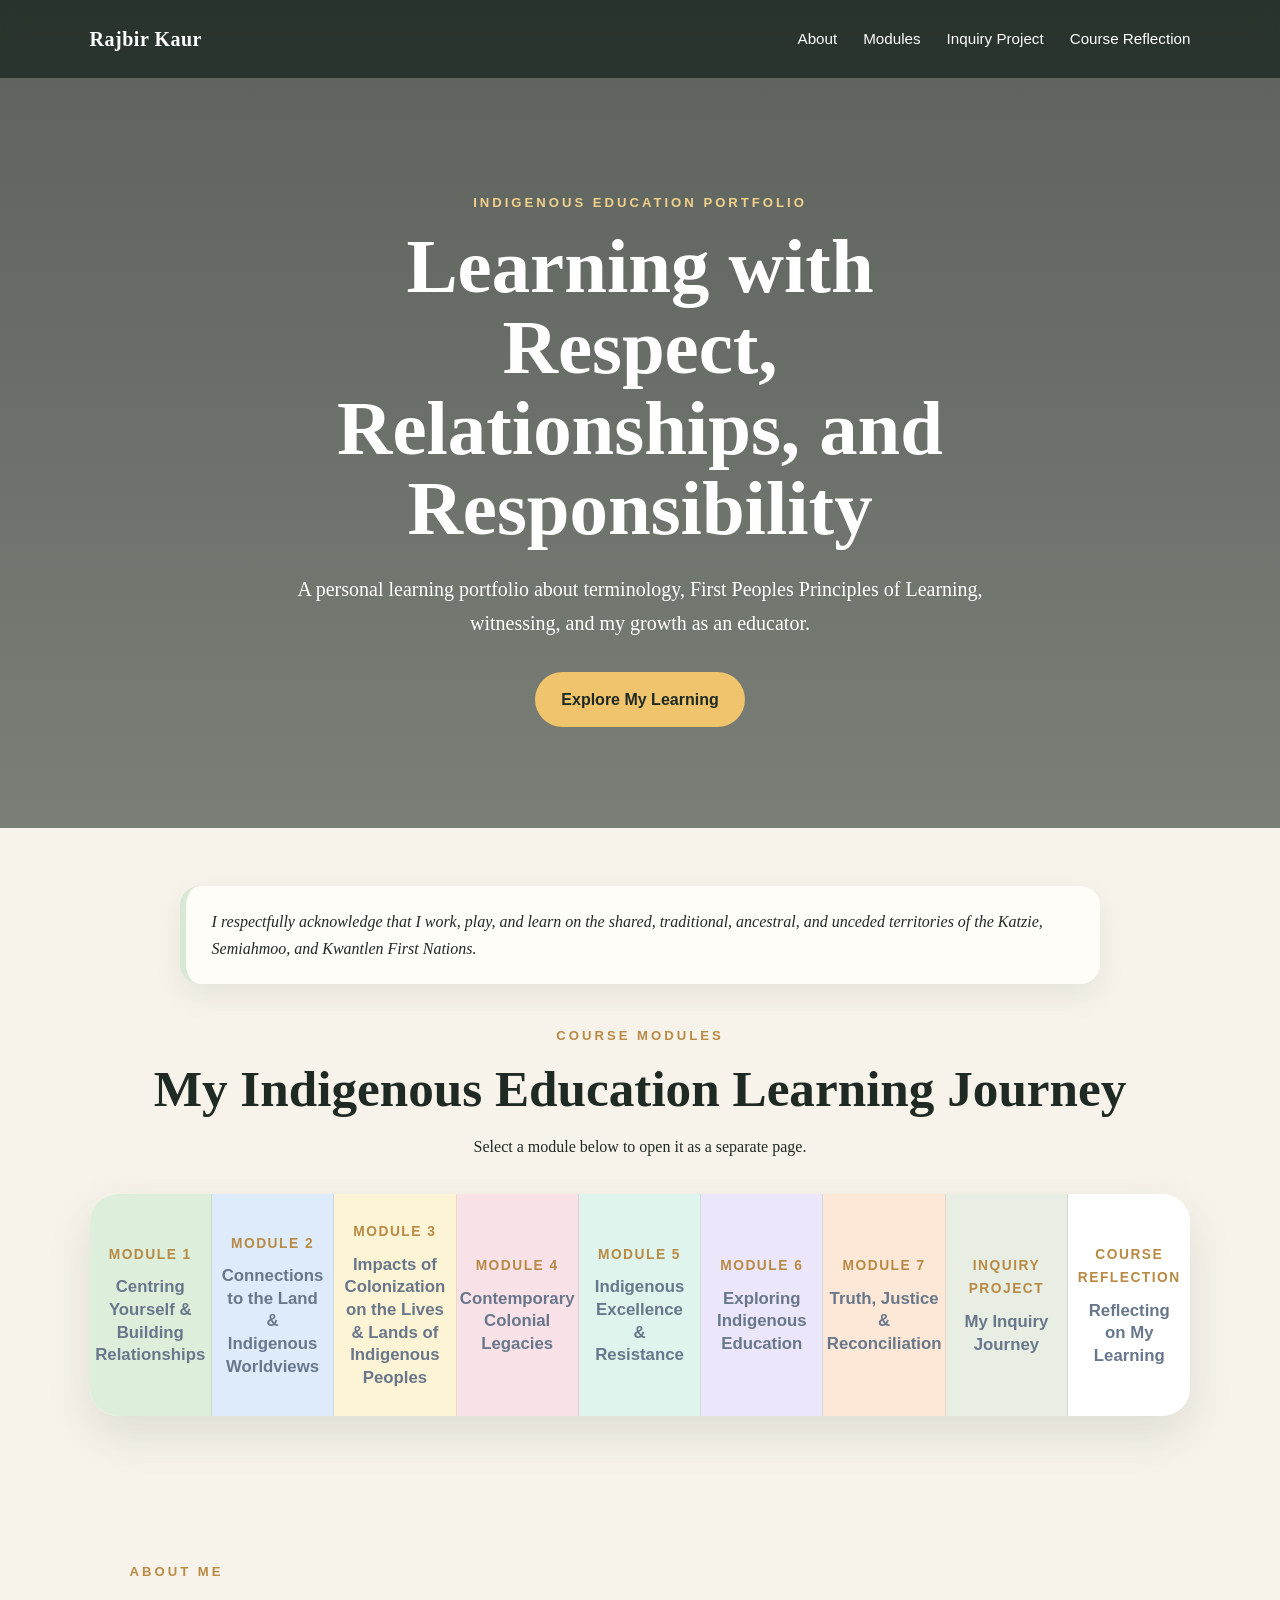
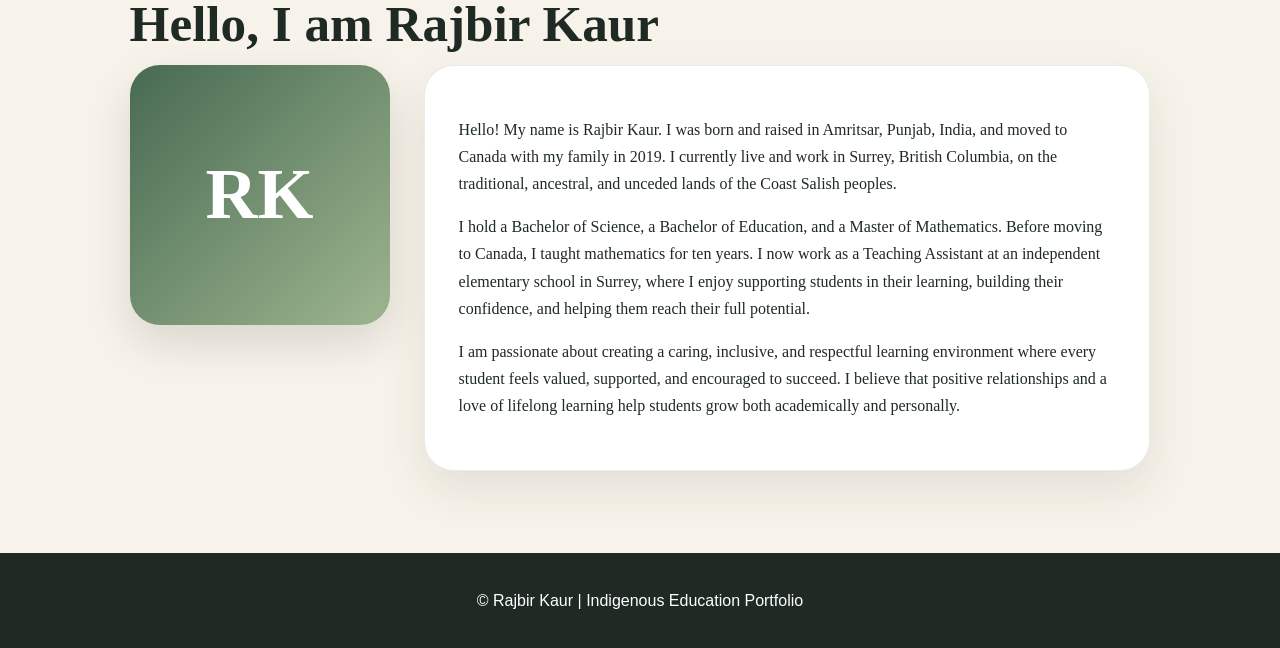
<file: index.html>
<!DOCTYPE html>

<html lang="en">
<head>
<meta charset="utf-8"/>
<meta content="width=device-width, initial-scale=1.0" name="viewport"/>
<title>Rajbir Kaur | Indigenous Education Portfolio</title>
<link href="style.css" rel="stylesheet"/>
</head>
<body>
<header class="hero" id="home">
<nav class="nav">
<a class="logo" href="index.html">Rajbir Kaur</a>
<div class="links">
<a href="index.html#about">About</a>
<a href="index.html#modules">Modules</a>
<a href="inquiry.html">Inquiry Project</a>
<a href="CourseReflection.html">Course Reflection</a>

</div>
</nav>
<div class="hero-content">
<p class="eyebrow">Indigenous Education Portfolio</p>
<h1>Learning with Respect, Relationships, and Responsibility</h1>
<p class="hero-text">A personal learning portfolio about terminology, First Peoples Principles of Learning, witnessing, and my growth as an educator.</p>
<a class="button" href="#modules">Explore My Learning</a>
</div>
</header>
<main>
<section class="land-acknowledgement">
<p>I respectfully acknowledge that I work, play, and learn on the shared, traditional, ancestral, and unceded territories of the Katzie, Semiahmoo, and Kwantlen First Nations.</p>
</section>
<section class="section module-dashboard" id="modules">
<div class="section-title center">
<p class="eyebrow">Course Modules</p>
<h2>My Indigenous Education Learning Journey</h2>
<p>Select a module below to open it as a separate page.</p>
</div>
<div class="module-grid">
<a class="module-tile module-1" href="module1.html">
<span>Module 1</span>
<strong>Centring Yourself &amp; Building Relationships</strong>
</a>
<a class="module-tile module-2" href="module2.html">
<span>Module 2</span>
<strong>Connections to the Land &amp; Indigenous Worldviews</strong>
</a>
<a class="module-tile module-3" href="module3.html">
<span>Module 3</span>
<strong>Impacts of Colonization on the Lives &amp; Lands of Indigenous Peoples</strong>
</a>
<a class="module-tile module-4" href="module4.html">
<span>Module 4</span>
<strong>Contemporary Colonial Legacies</strong>
</a>
<a class="module-tile module-5" href="module5.html">
<span>Module 5</span>
<strong>Indigenous Excellence &amp; Resistance</strong>
</a>
<a class="module-tile module-6" href="module6.html">
<span>Module 6</span>
<strong>Exploring Indigenous Education</strong>
</a>
<a class="module-tile module-7" href="module7.html">
<span>Module 7</span>
<strong>Truth, Justice &amp; Reconciliation</strong>
<a class="module-tile inquiry-tile" href="inquiry.html">
    <span>Inquiry Project</span>
    <strong>My Inquiry Journey</strong>
</a>
    <a class="module-tile reflection-tile" href="CourseReflection.html">
    <span>Course Reflection</span>
    <strong>Reflecting on My Learning</strong>
</a>
</div>
</section>
<section class="section about" id="about">
<div class="section-title">
<p class="eyebrow">About Me</p>
<h2>Hello, I am Rajbir Kaur</h2>
</div>
<div class="about-grid">
<div class="portrait">RK</div>
<div class="card">
<p>Hello! My name is Rajbir Kaur. I was born and raised in Amritsar, Punjab, India, and moved to Canada with my family in 2019. I currently live and work in Surrey, British Columbia, on the traditional, ancestral, and unceded lands of the Coast Salish peoples.</p>
<p>I hold a Bachelor of Science, a Bachelor of Education, and a Master of Mathematics. Before moving to Canada, I taught mathematics for ten years. I now work as a Teaching Assistant at an independent elementary school in Surrey, where I enjoy supporting students in their learning, building their confidence, and helping them reach their full potential.</p>
<p>I am passionate about creating a caring, inclusive, and respectful learning environment where every student feels valued, supported, and encouraged to succeed. I believe that positive relationships and a love of lifelong learning help students grow both academically and personally.</p>
</div>
</div>
</section>
</main>
<footer>© Rajbir Kaur | Indigenous Education Portfolio</footer>
</body>
</html>
</file>
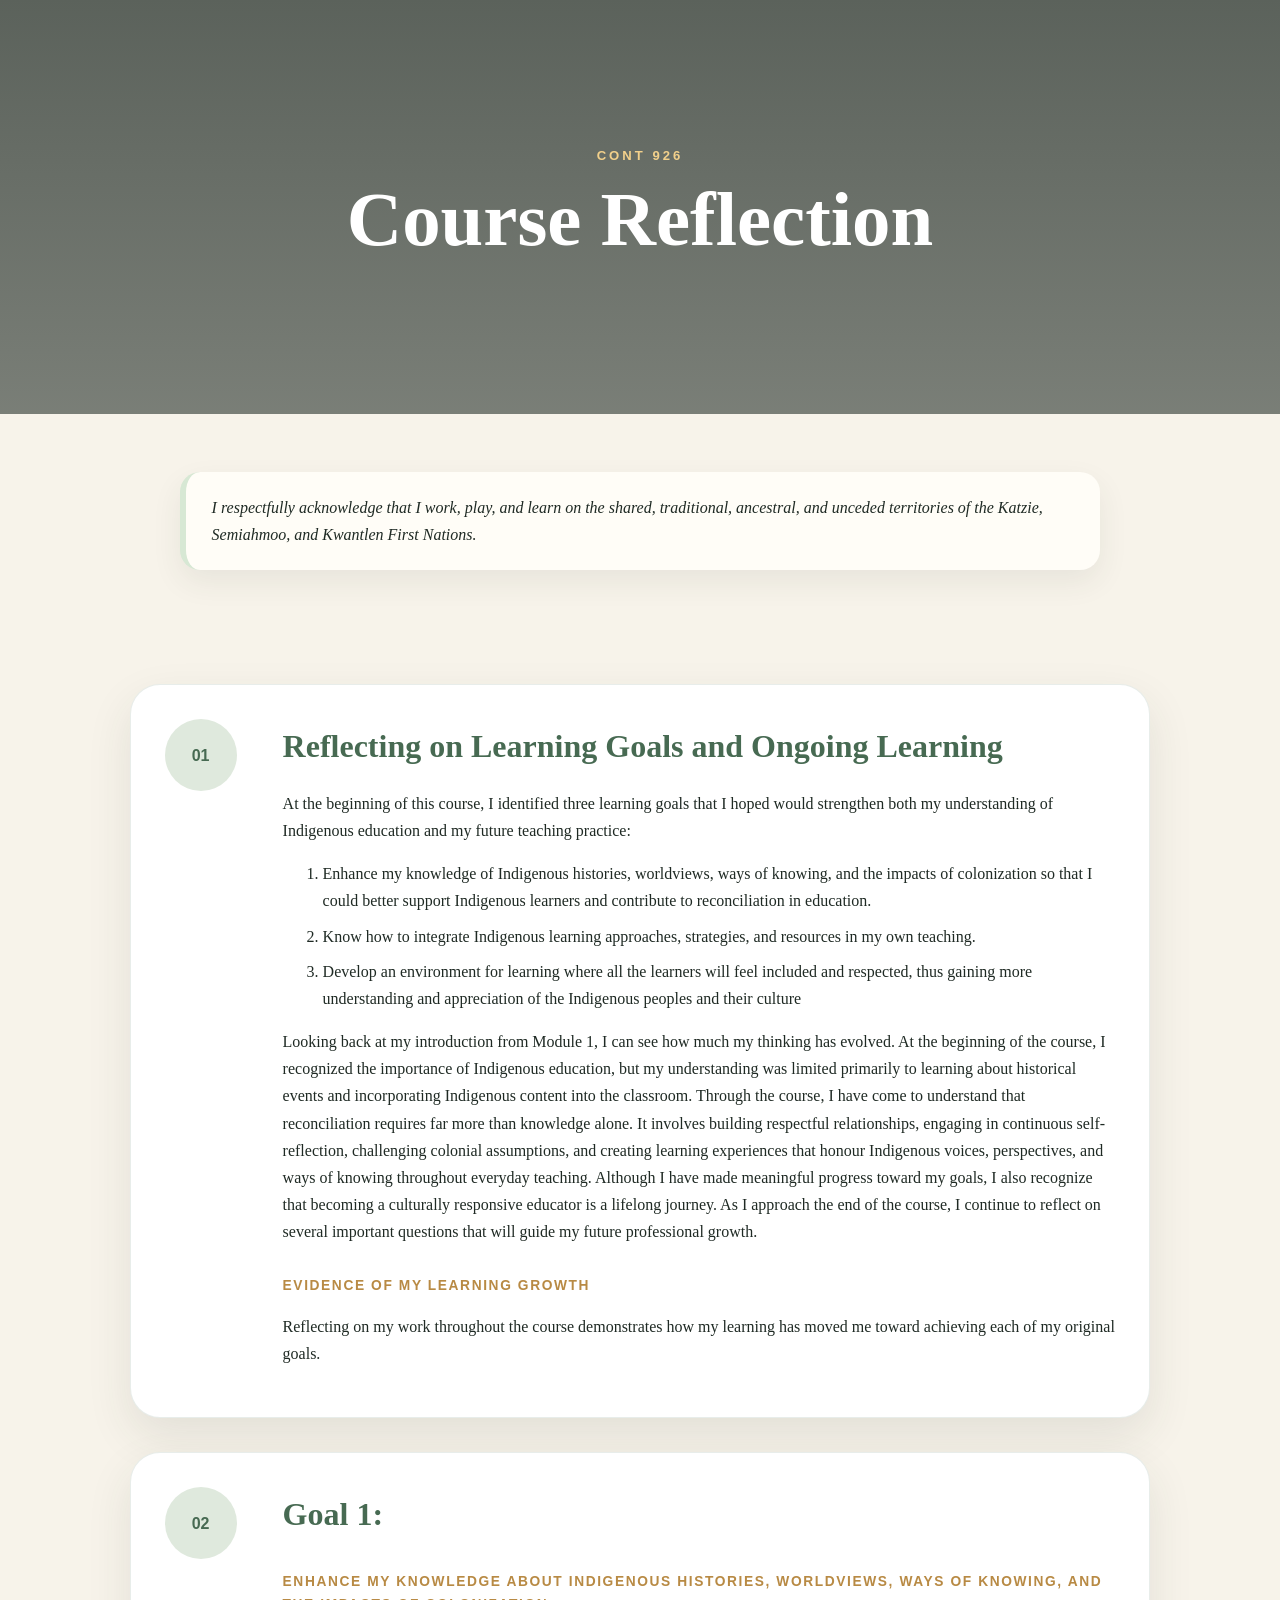
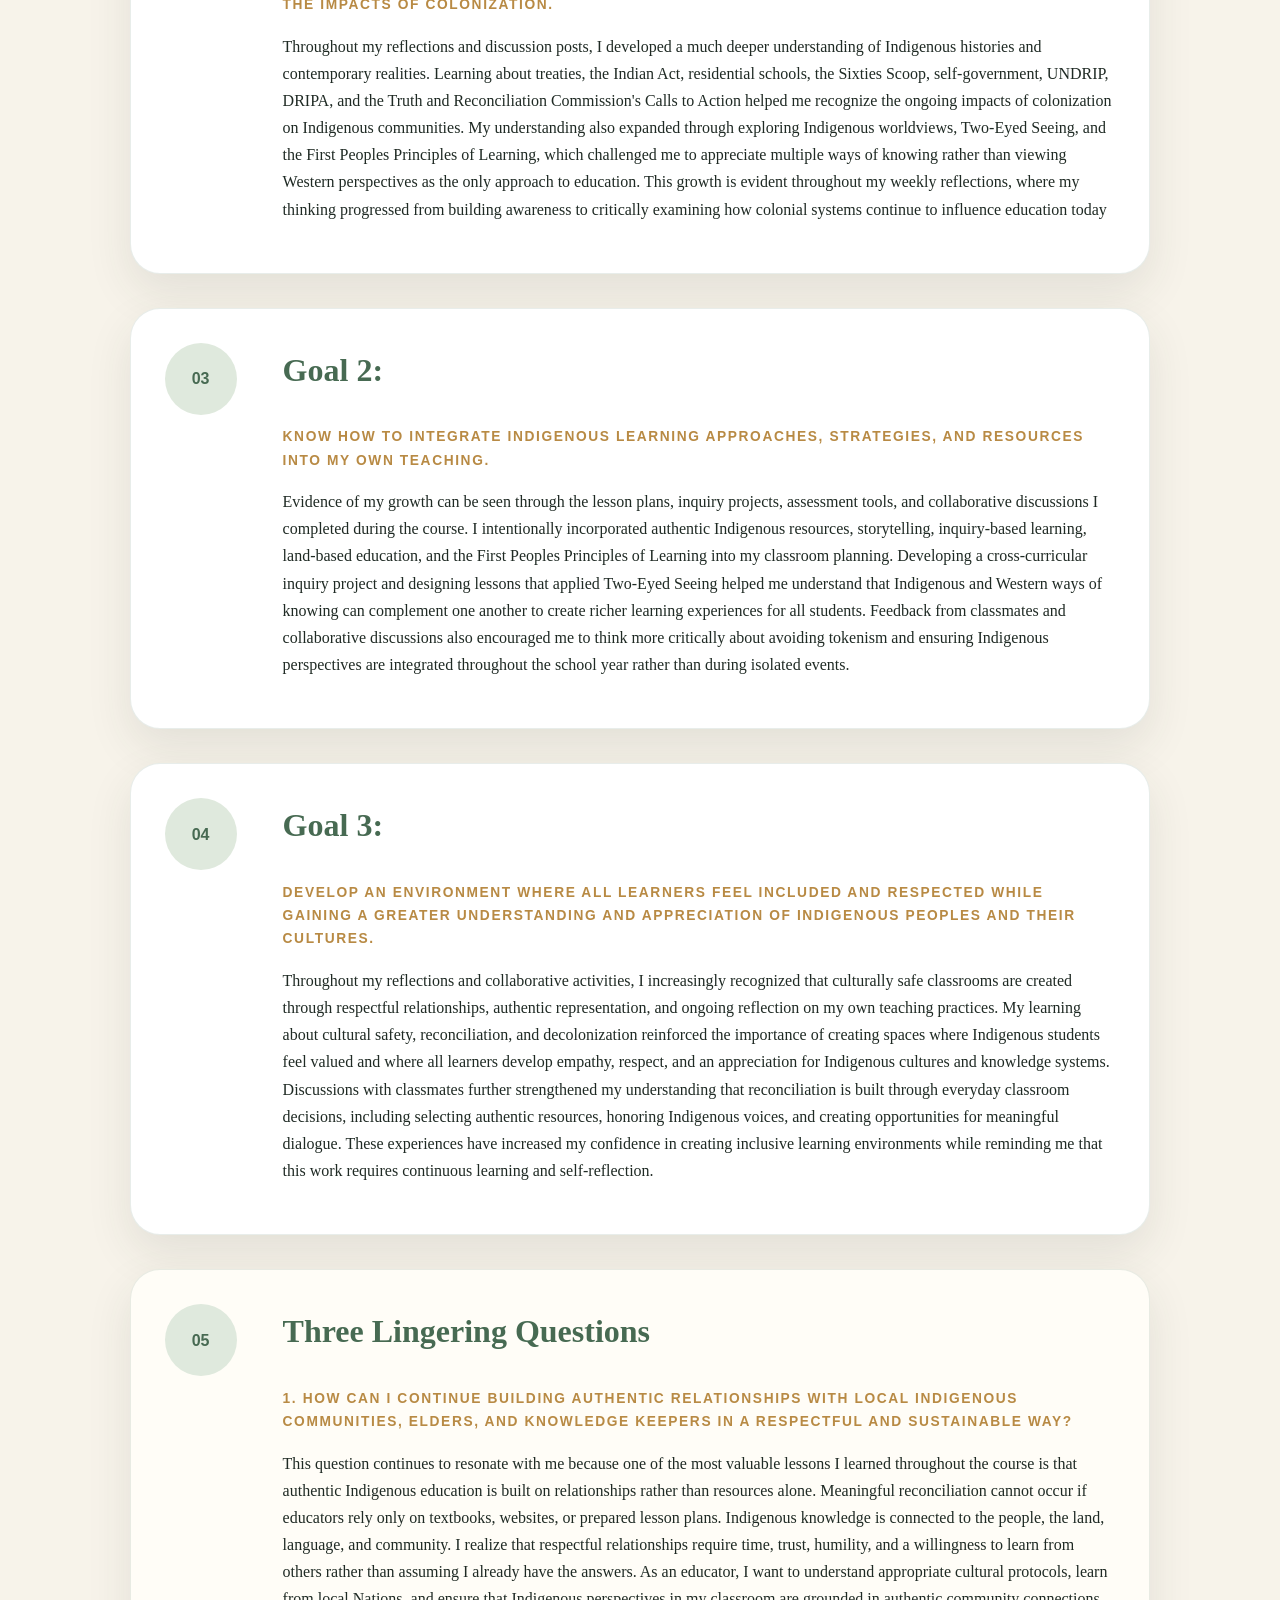
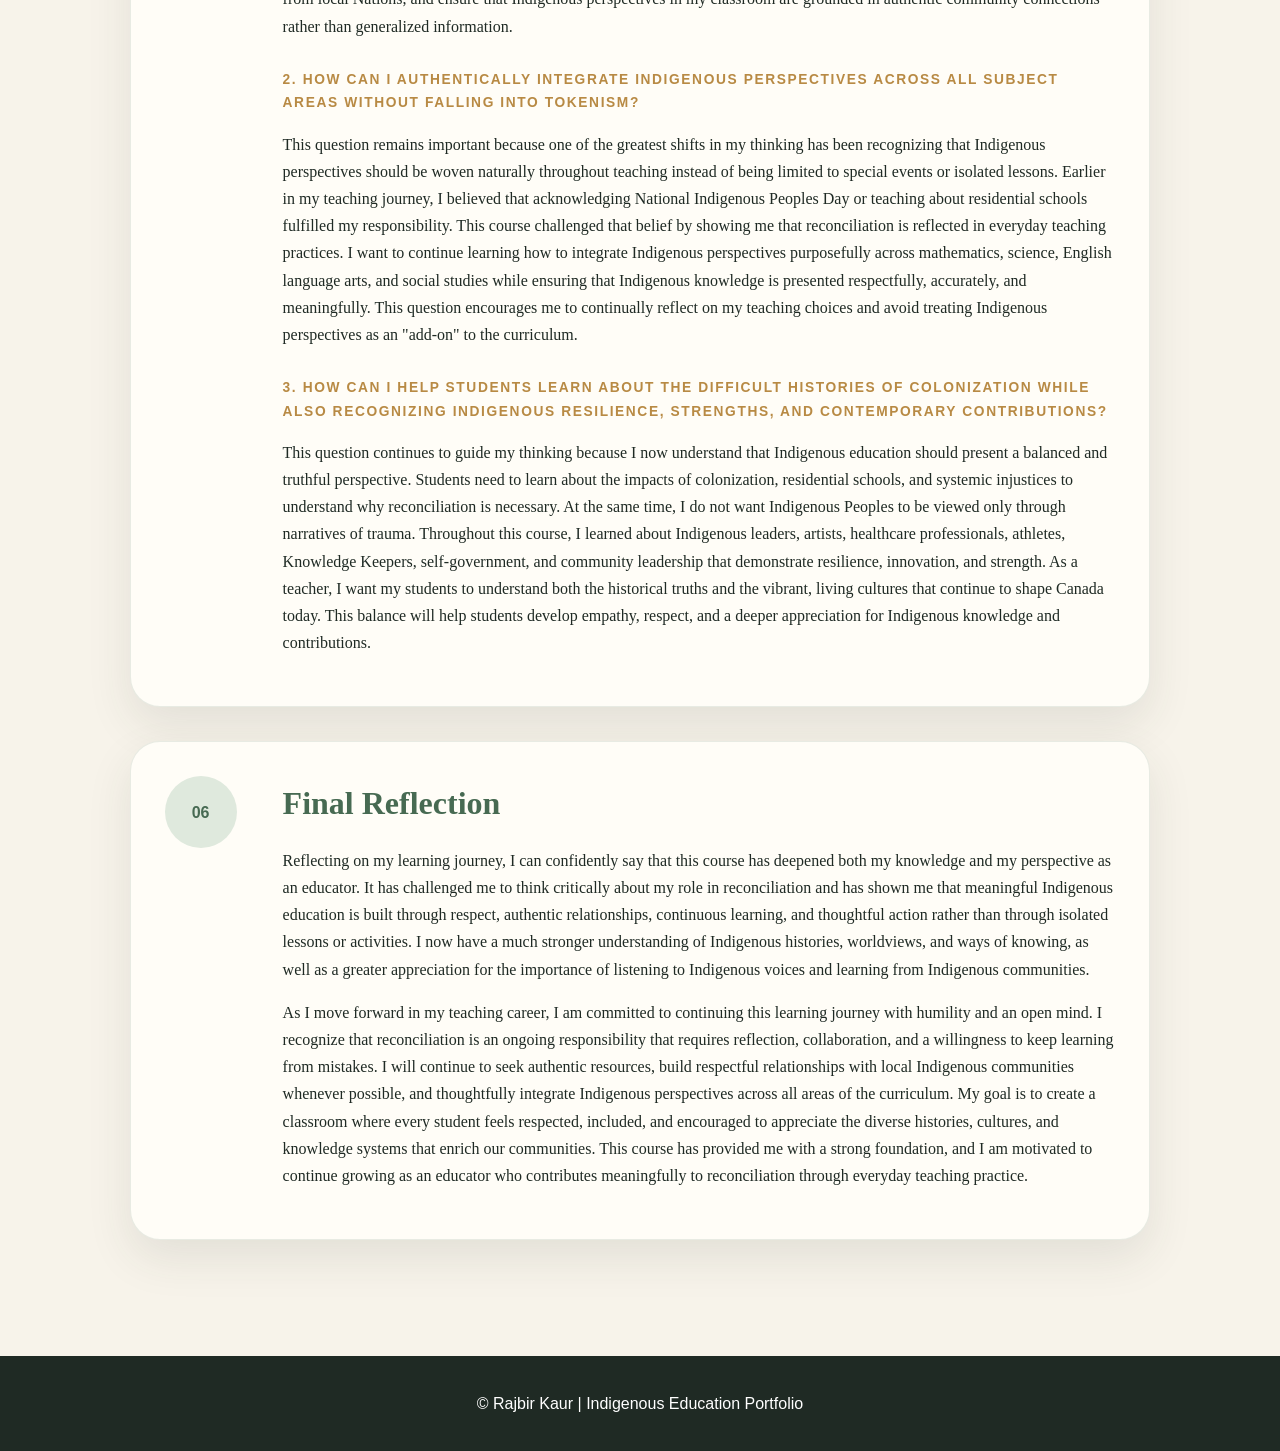
<file: CourseReflection.html>
<!DOCTYPE html>

<html lang="en">
<head>
<meta charset="utf-8"/>
<meta content="width=device-width, initial-scale=1.0" name="viewport"/>
<title>Course Reflecton</title>
<link href="style.css" rel="stylesheet"/>
</head>
<body>
<header class="hero page-hero">
 <div class="hero-content">
  <p class="eyebrow">CONT 926</p>
<h1>Course Reflection</h1>
</div>
</header>
<main>
<section class="land-acknowledgement">
<p>I respectfully acknowledge that I work, play, and learn on the shared, traditional, ancestral, and unceded territories of the Katzie, Semiahmoo, and Kwantlen First Nations.</p>
</section>
<section class="section module-page" id="module4">
<article class="learning-card">
<div class="number">01</div>
<div>
<h3>Reflecting on Learning Goals and Ongoing Learning</h3>
 <p>At the beginning of this course, I identified three learning goals that I hoped would strengthen both my understanding of Indigenous education and my future teaching practice:</p>
  <ol>
   <li>Enhance my knowledge of Indigenous histories, worldviews, ways of knowing, and the impacts of colonization so that I could better support Indigenous learners and contribute to reconciliation in education.</li>
   <li>Know how to integrate Indigenous learning approaches, strategies, and resources in my own teaching.</li>
   <li>Develop an environment for learning where all the learners will feel included and respected, thus gaining more understanding and appreciation of the Indigenous peoples and their culture</li>
  </ol>
 <p>Looking back at my introduction from Module 1, I can see how much my thinking has evolved. At the beginning of the course, I recognized the importance of Indigenous education, but my understanding was limited primarily to learning about historical events and incorporating Indigenous content into the classroom. Through the course, I have come to understand that reconciliation requires far more than knowledge alone. It involves building respectful relationships, engaging in continuous self-reflection, challenging colonial assumptions, and creating learning experiences that honour Indigenous voices, perspectives, and ways of knowing throughout everyday teaching. Although I have made meaningful progress toward my goals, I also recognize that becoming a culturally responsive educator is a lifelong journey. As I approach the end of the course, I continue to reflect on several important questions that will guide my future professional growth.</p>
<h4>Evidence of My Learning Growth</h4>
  <p>Reflecting on my work throughout the course demonstrates how my learning has moved me toward achieving each of my original goals.</p>
</div>
</article>
<article class="learning-card">
<div class="number">02</div>
<div>
<h3>Goal 1:</h3>
 <h4>Enhance my knowledge about Indigenous histories, worldviews, ways of knowing, and the impacts of colonization.</h4>
 <p>Throughout my reflections and discussion posts, I developed a much deeper understanding of Indigenous
histories and contemporary realities. Learning about treaties, the Indian Act, residential schools, the
Sixties Scoop, self-government, UNDRIP, DRIPA, and the Truth and Reconciliation Commission's Calls
to Action helped me recognize the ongoing impacts of colonization on Indigenous communities. My
understanding also expanded through exploring Indigenous worldviews, Two-Eyed Seeing, and the First
Peoples Principles of Learning, which challenged me to appreciate multiple ways of knowing rather than
viewing Western perspectives as the only approach to education. This growth is evident throughout my
weekly reflections, where my thinking progressed from building awareness to critically examining how
colonial systems continue to influence education today</p>
</div>
</article>
<article class="learning-card">
<div class="number">03</div>
<div>
<h3>Goal 2:</h3>
 <h4>Know how to integrate Indigenous learning approaches, strategies, and resources into my own teaching.</h4>
 <p>Evidence of my growth can be seen through the lesson plans, inquiry projects, assessment tools, and
collaborative discussions I completed during the course. I intentionally incorporated authentic Indigenous
resources, storytelling, inquiry-based learning, land-based education, and the First Peoples Principles of
Learning into my classroom planning. Developing a cross-curricular inquiry project and designing lessons
that applied Two-Eyed Seeing helped me understand that Indigenous and Western ways of knowing can
complement one another to create richer learning experiences for all students. Feedback from classmates
and collaborative discussions also encouraged me to think more critically about avoiding tokenism and
ensuring Indigenous perspectives are integrated throughout the school year rather than during isolated
events.</p>
</div>
</article>
 <article class="learning-card">
<div class="number">04</div>
<div>
<h3>Goal 3:</h3>
 <h4>Develop an environment where all learners feel included and respected while gaining a greater understanding and appreciation of Indigenous Peoples and their cultures.</h4>
  <p>Throughout my reflections and collaborative activities, I increasingly recognized that culturally safe
classrooms are created through respectful relationships, authentic representation, and ongoing reflection
on my own teaching practices. My learning about cultural safety, reconciliation, and decolonization
reinforced the importance of creating spaces where Indigenous students feel valued and where all learners
develop empathy, respect, and an appreciation for Indigenous cultures and knowledge systems.
Discussions with classmates further strengthened my understanding that reconciliation is built through
everyday classroom decisions, including selecting authentic resources, honoring Indigenous voices, and
creating opportunities for meaningful dialogue. These experiences have increased my confidence in
creating inclusive learning environments while reminding me that this work requires continuous learning
and self-reflection.</p>
</div>
 </article>
<article class="learning-card reflection-card" id="reflection">
<div class="number">05</div>
<div>
<h3>Three Lingering Questions</h3>
 <h4>1. How can I continue building authentic relationships with local Indigenous communities, Elders, and Knowledge Keepers in a respectful and sustainable way?</h4>
   <p>This question continues to resonate with me because one of the most valuable lessons I learned
   throughout the course is that authentic Indigenous education is built on relationships rather than resources
   alone. Meaningful reconciliation cannot occur if educators rely only on textbooks, websites, or prepared
   lesson plans. Indigenous knowledge is connected to the people, the land, language, and community. I
   realize that respectful relationships require time, trust, humility, and a willingness to learn from others
   rather than assuming I already have the answers. As an educator, I want to understand appropriate cultural
   protocols, learn from local Nations, and ensure that Indigenous perspectives in my classroom are
   grounded in authentic community connections rather than generalized information.</p>
 <h4>2. How can I authentically integrate Indigenous perspectives across all subject areas without falling into tokenism?</h4>
   <p>This question remains important because one of the greatest shifts in my thinking has been recognizing
   that Indigenous perspectives should be woven naturally throughout teaching instead of being limited to
   special events or isolated lessons. Earlier in my teaching journey, I believed that acknowledging National
   Indigenous Peoples Day or teaching about residential schools fulfilled my responsibility. This course 
   challenged that belief by showing me that reconciliation is reflected in everyday teaching practices. I want
   to continue learning how to integrate Indigenous perspectives purposefully across mathematics, science,
   English language arts, and social studies while ensuring that Indigenous knowledge is presented
   respectfully, accurately, and meaningfully. This question encourages me to continually reflect on my
   teaching choices and avoid treating Indigenous perspectives as an "add-on" to the curriculum.</p>
 <h4>3. How can I help students learn about the difficult histories of colonization while also recognizing Indigenous resilience, strengths, and contemporary contributions?</h4>
   <p>This question continues to guide my thinking because I now understand that Indigenous education should
   present a balanced and truthful perspective. Students need to learn about the impacts of colonization,
   residential schools, and systemic injustices to understand why reconciliation is necessary. At the same
   time, I do not want Indigenous Peoples to be viewed only through narratives of trauma. Throughout this
   course, I learned about Indigenous leaders, artists, healthcare professionals, athletes, Knowledge Keepers,
   self-government, and community leadership that demonstrate resilience, innovation, and strength. As a
   teacher, I want my students to understand both the historical truths and the vibrant, living cultures that
   continue to shape Canada today. This balance will help students develop empathy, respect, and a deeper
   appreciation for Indigenous knowledge and contributions.</p>
</div>
</article>
 <article class="learning-card reflection-card" id="implications">
<div class="number">06</div>
<div>
<h3>Final Reflection</h3>
 <p>Reflecting on my learning journey, I can confidently say that this course has deepened both my
knowledge and my perspective as an educator. It has challenged me to think critically about my role in
reconciliation and has shown me that meaningful Indigenous education is built through respect, authentic
relationships, continuous learning, and thoughtful action rather than through isolated lessons or activities.
I now have a much stronger understanding of Indigenous histories, worldviews, and ways of knowing, as
well as a greater appreciation for the importance of listening to Indigenous voices and learning from
Indigenous communities.</p>
 <p>As I move forward in my teaching career, I am committed to continuing this learning journey with
humility and an open mind. I recognize that reconciliation is an ongoing responsibility that requires
reflection, collaboration, and a willingness to keep learning from mistakes. I will continue to seek
authentic resources, build respectful relationships with local Indigenous communities whenever possible,
and thoughtfully integrate Indigenous perspectives across all areas of the curriculum. My goal is to create
a classroom where every student feels respected, included, and encouraged to appreciate the diverse
histories, cultures, and knowledge systems that enrich our communities. This course has provided me
with a strong foundation, and I am motivated to continue growing as an educator who contributes
meaningfully to reconciliation through everyday teaching practice.</p>
</div>
</article>
</main>
<footer>© Rajbir Kaur | Indigenous Education Portfolio</footer>
</body>
</html>
</file>
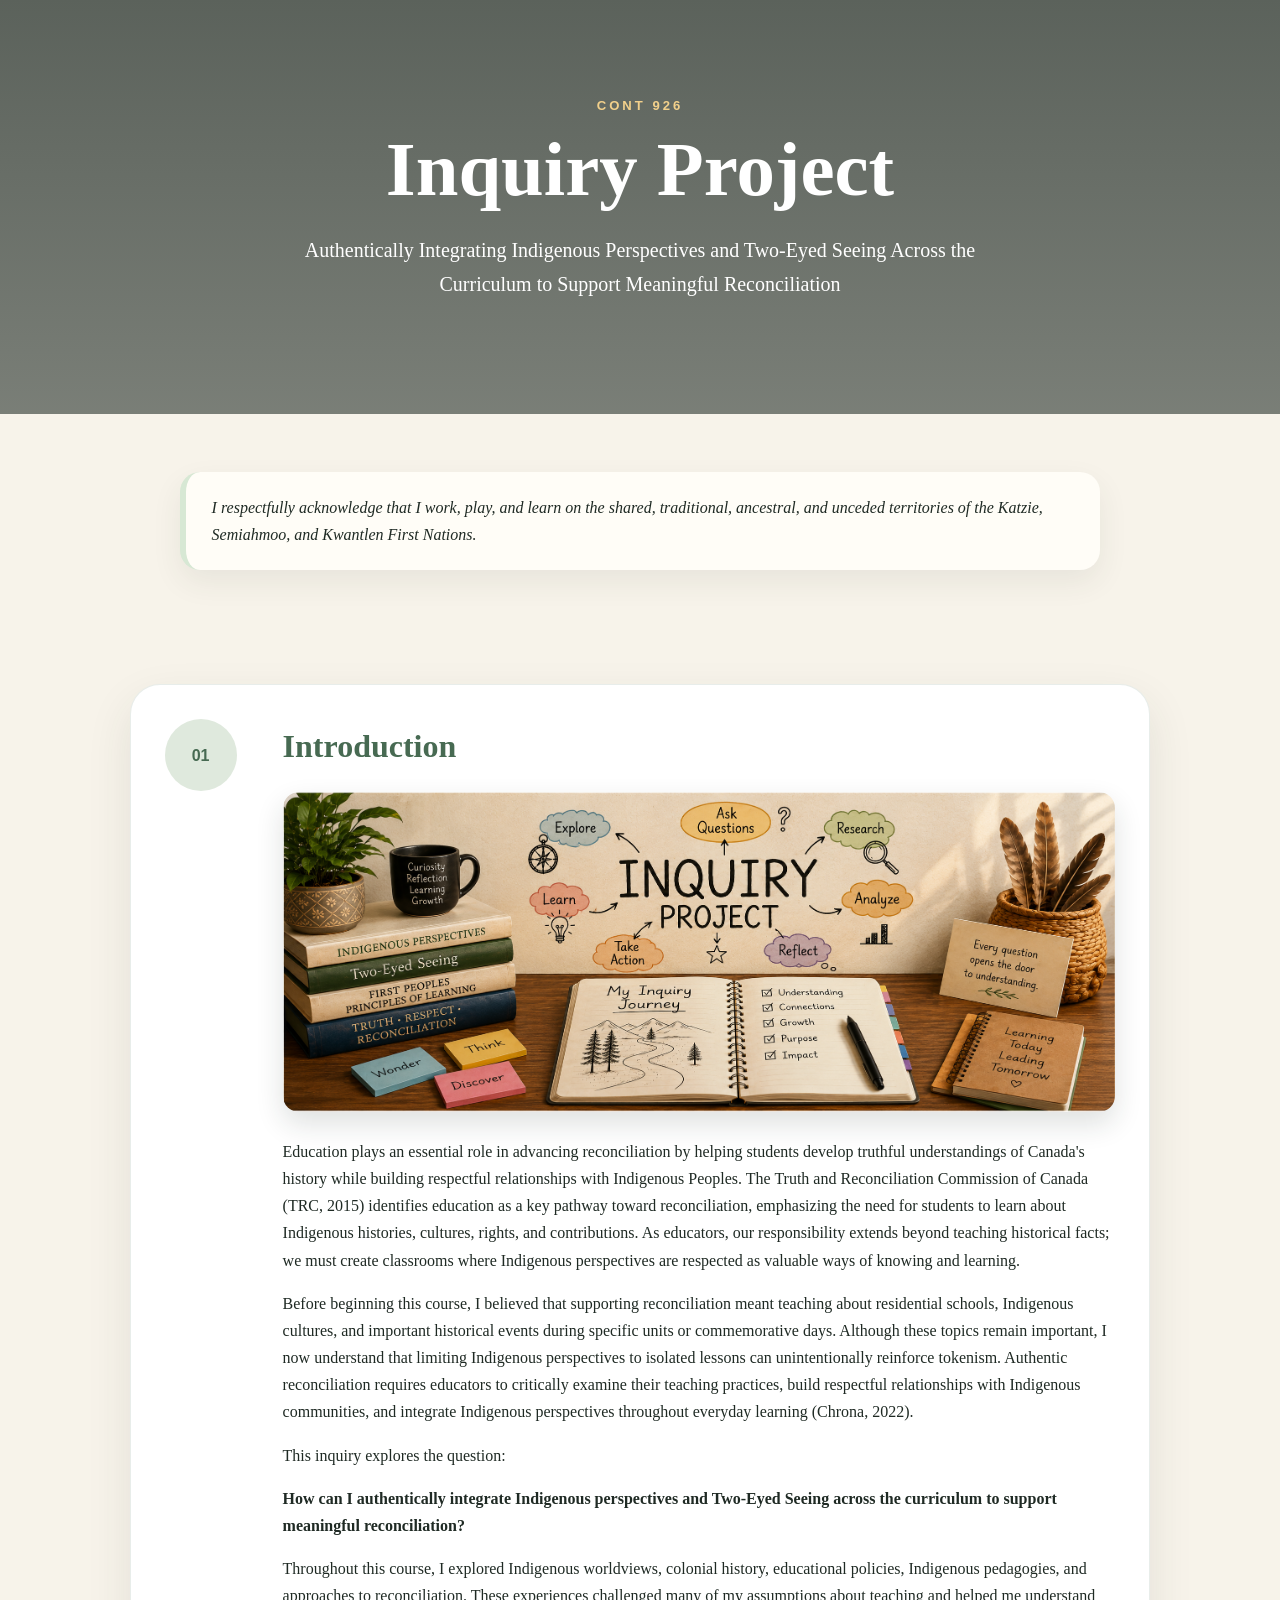
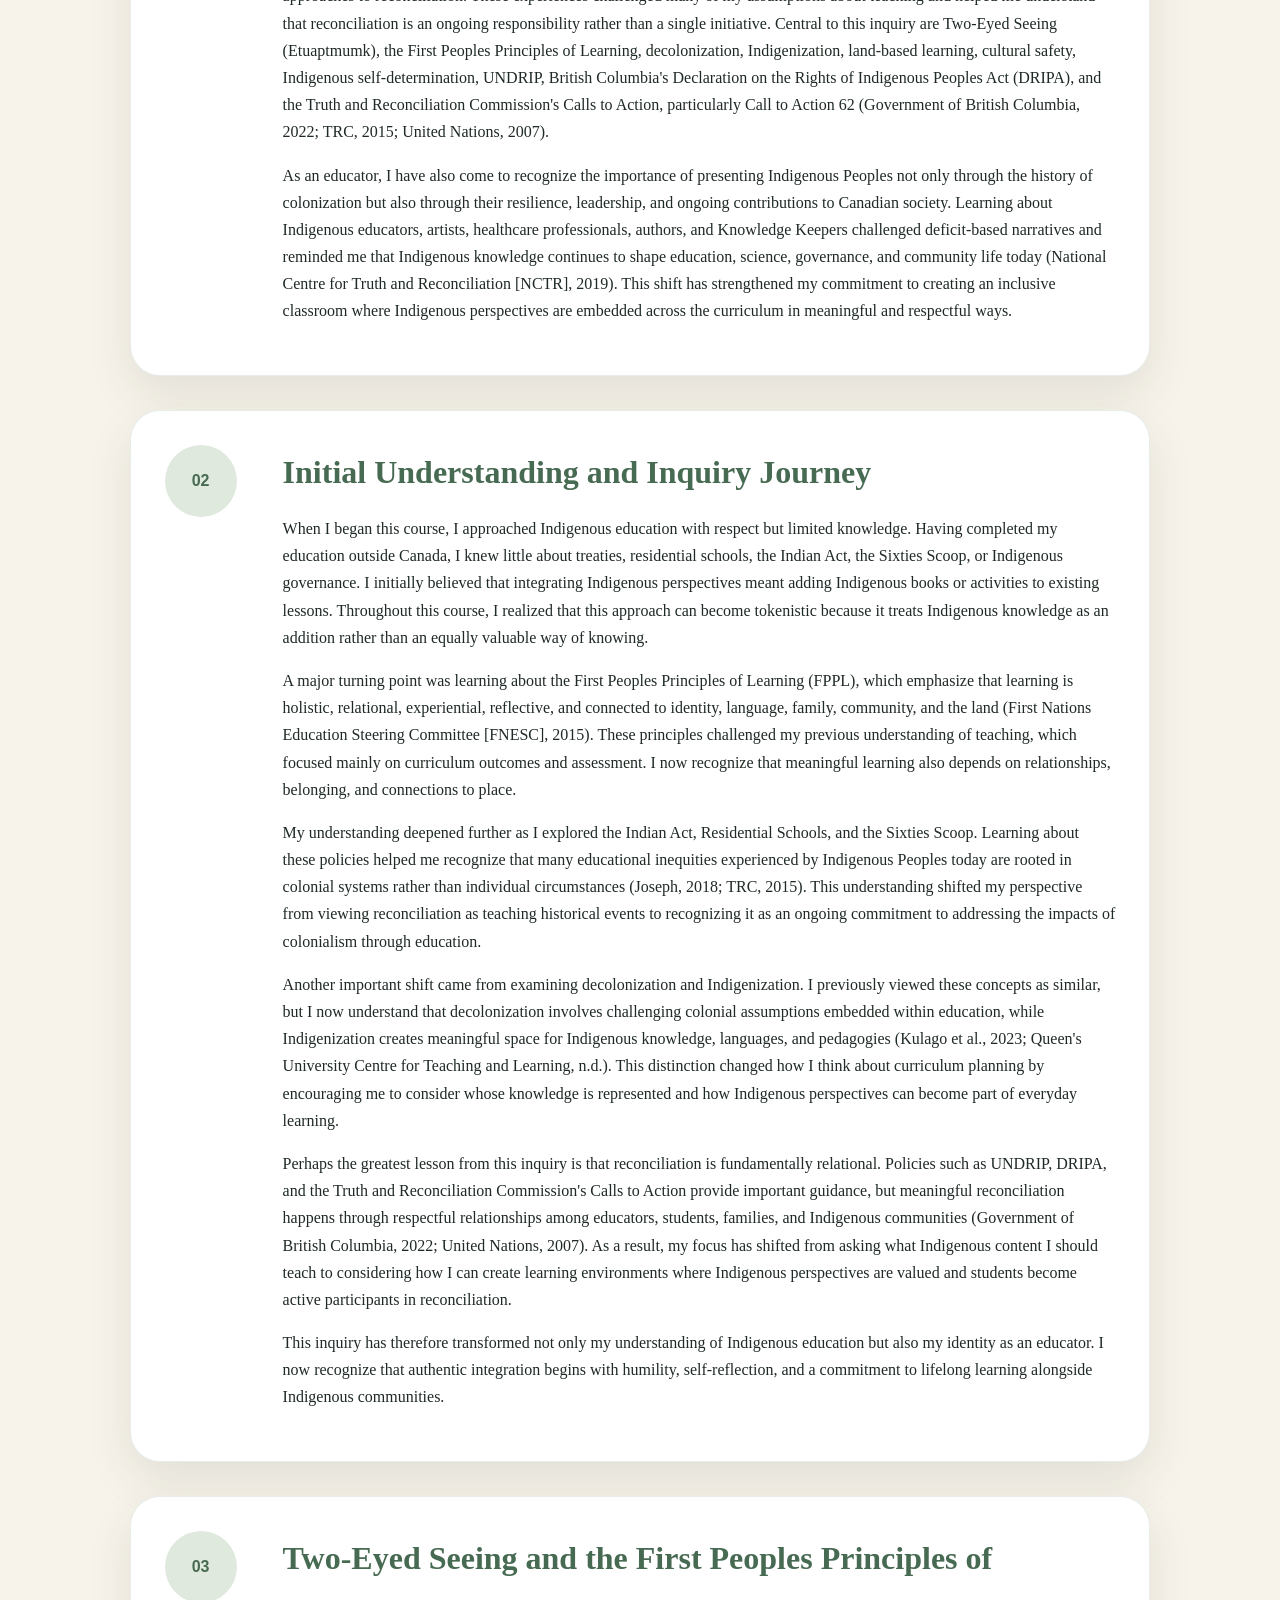
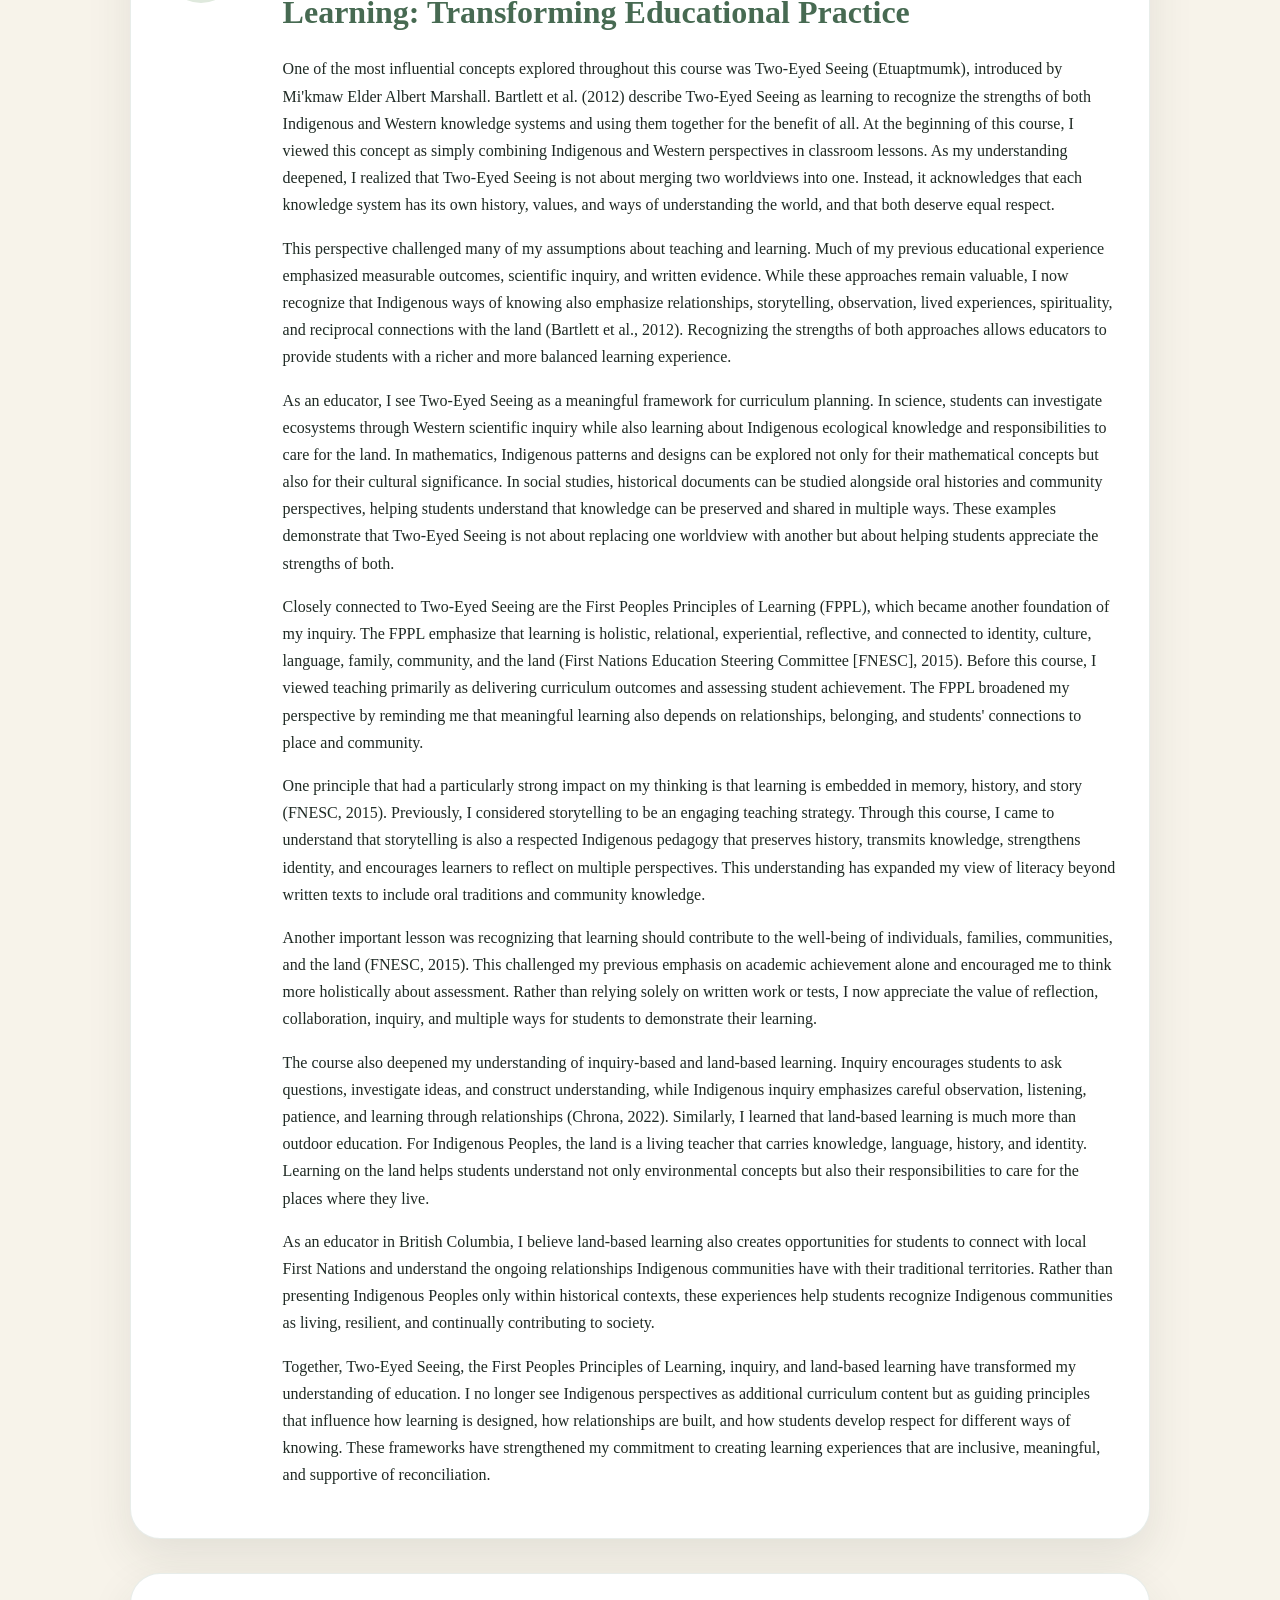
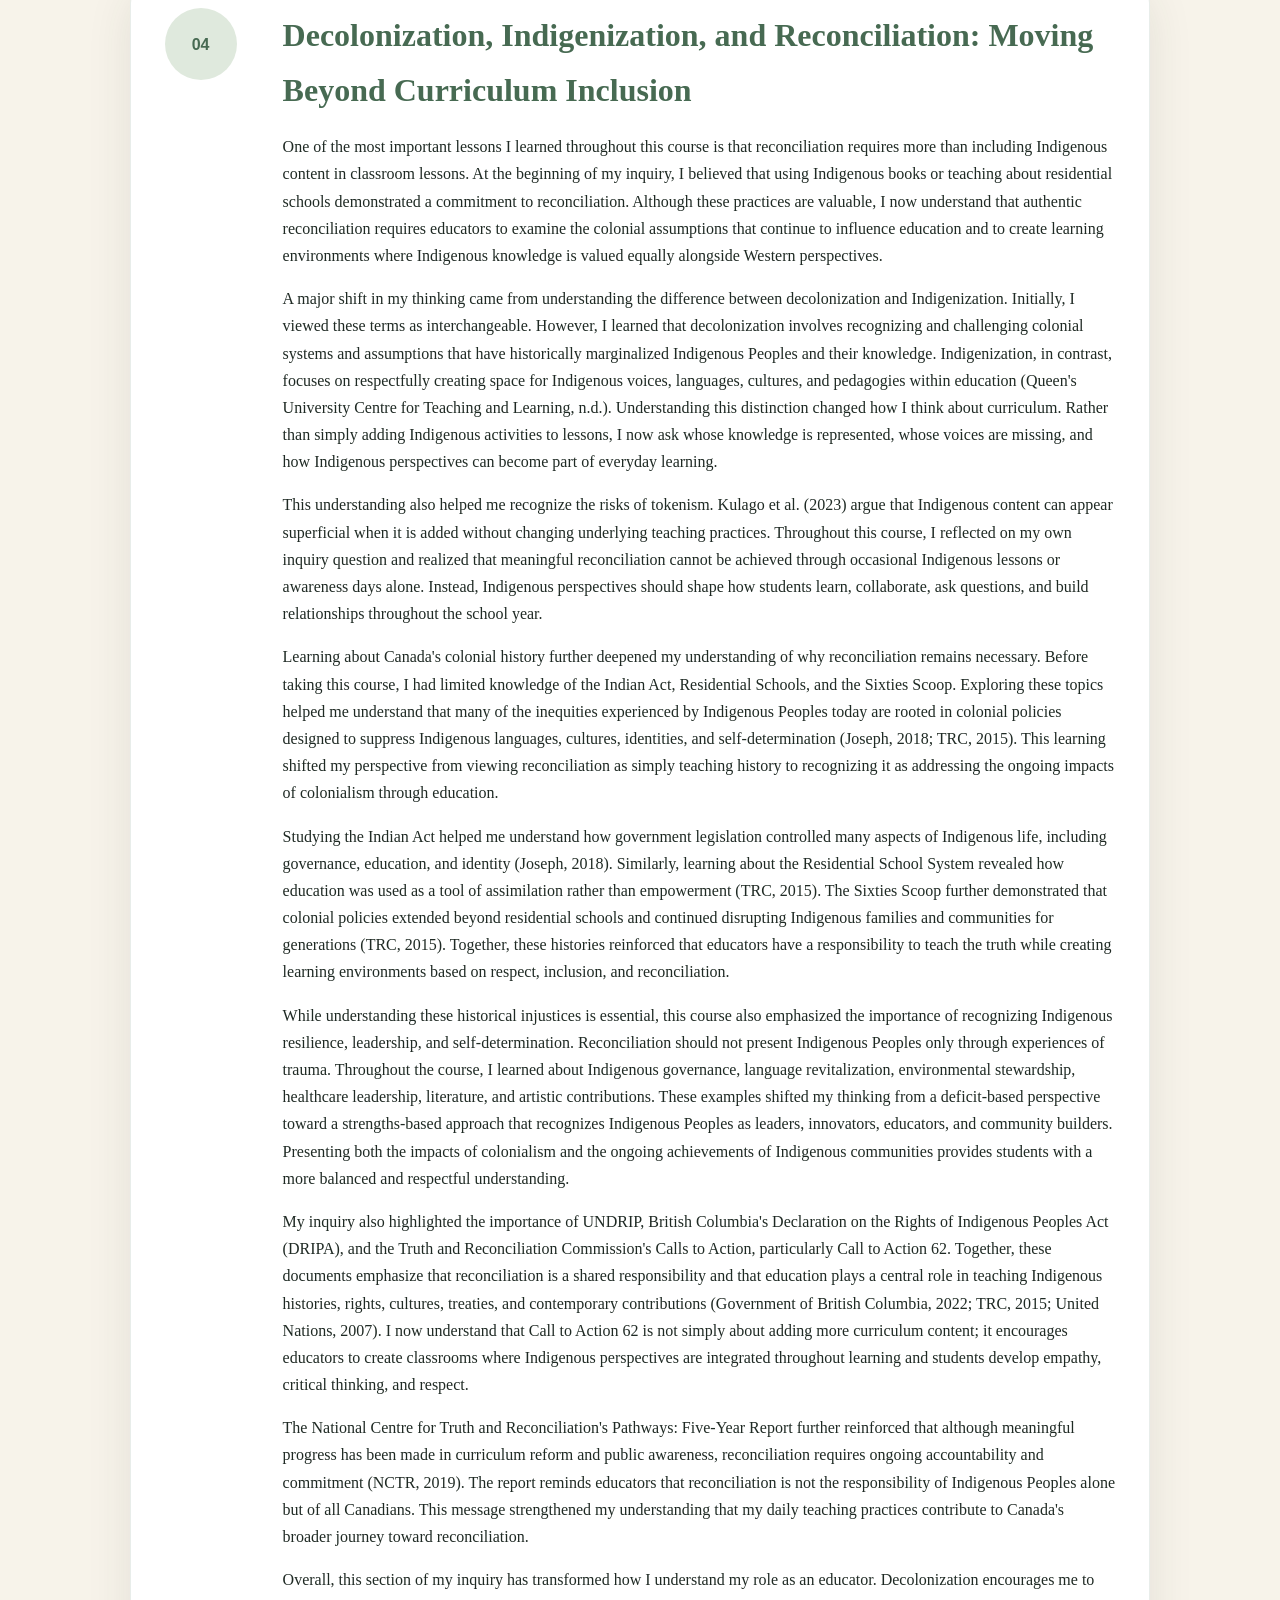
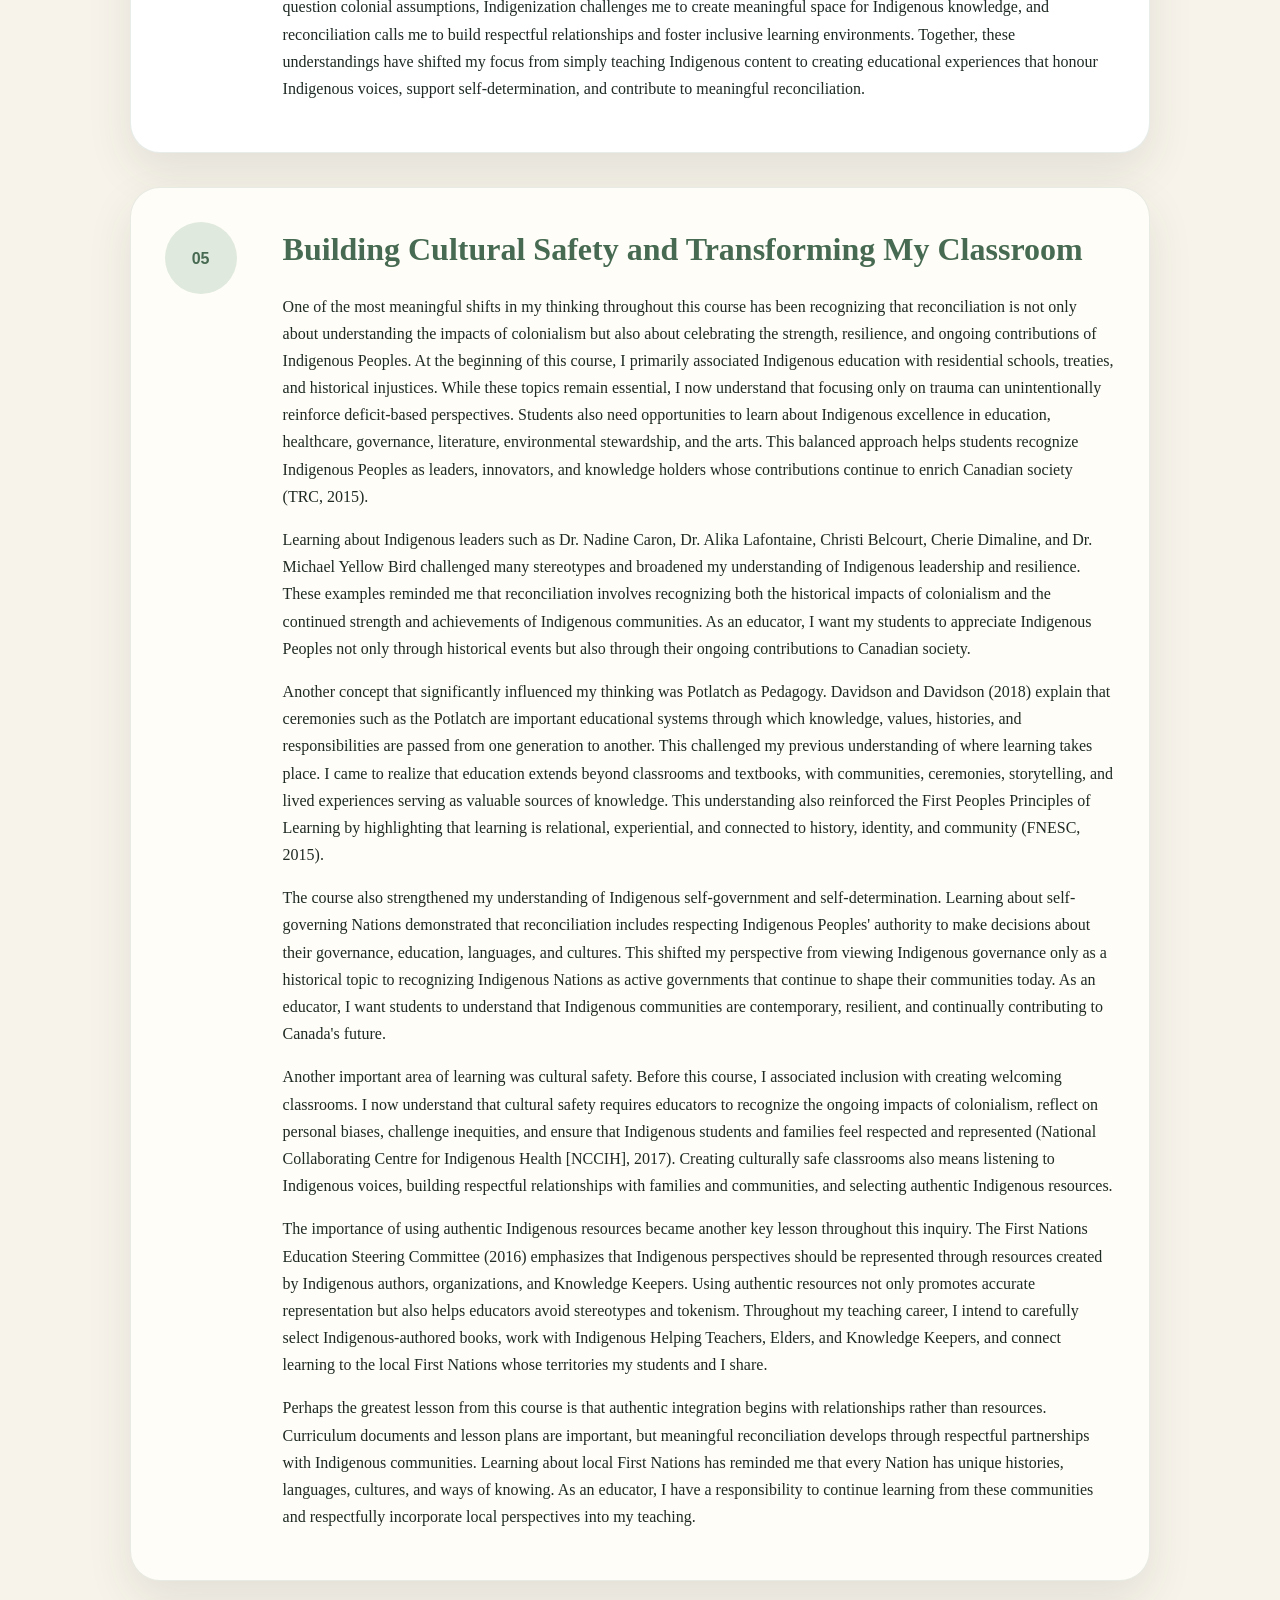
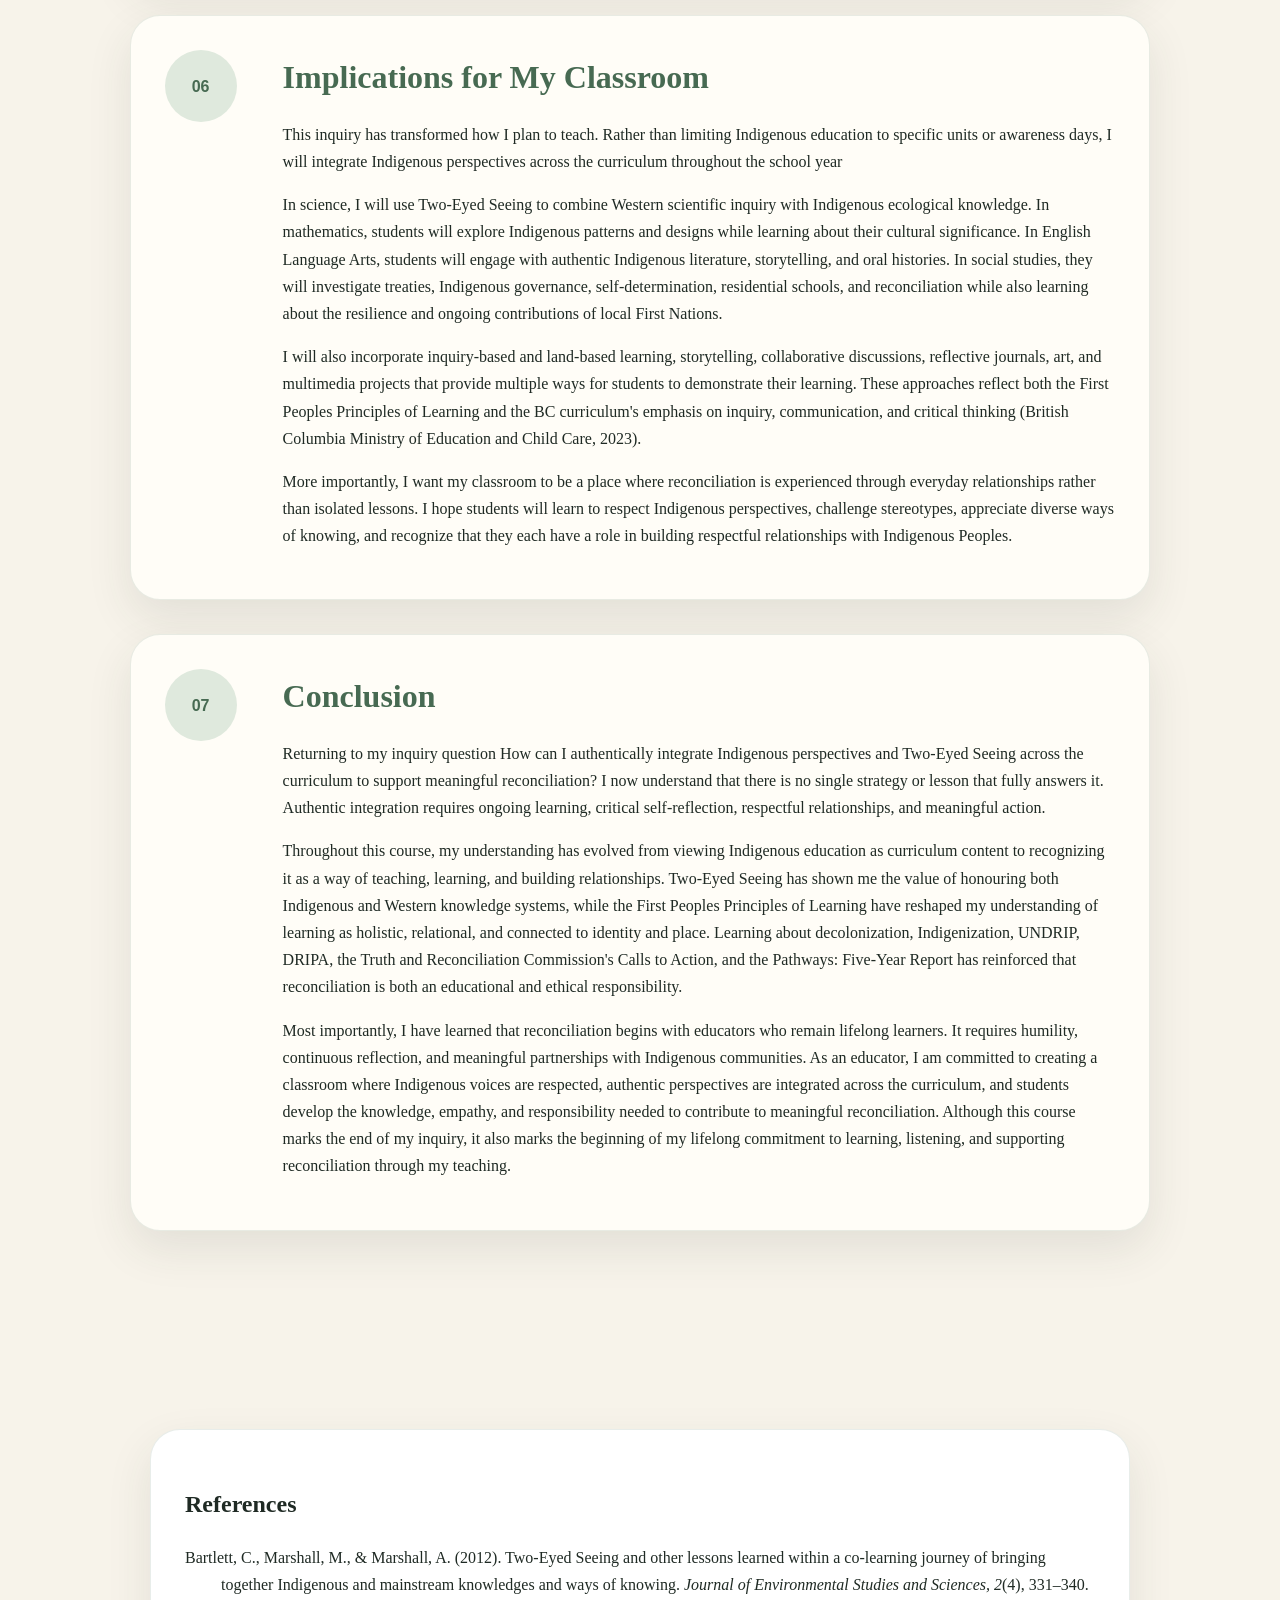
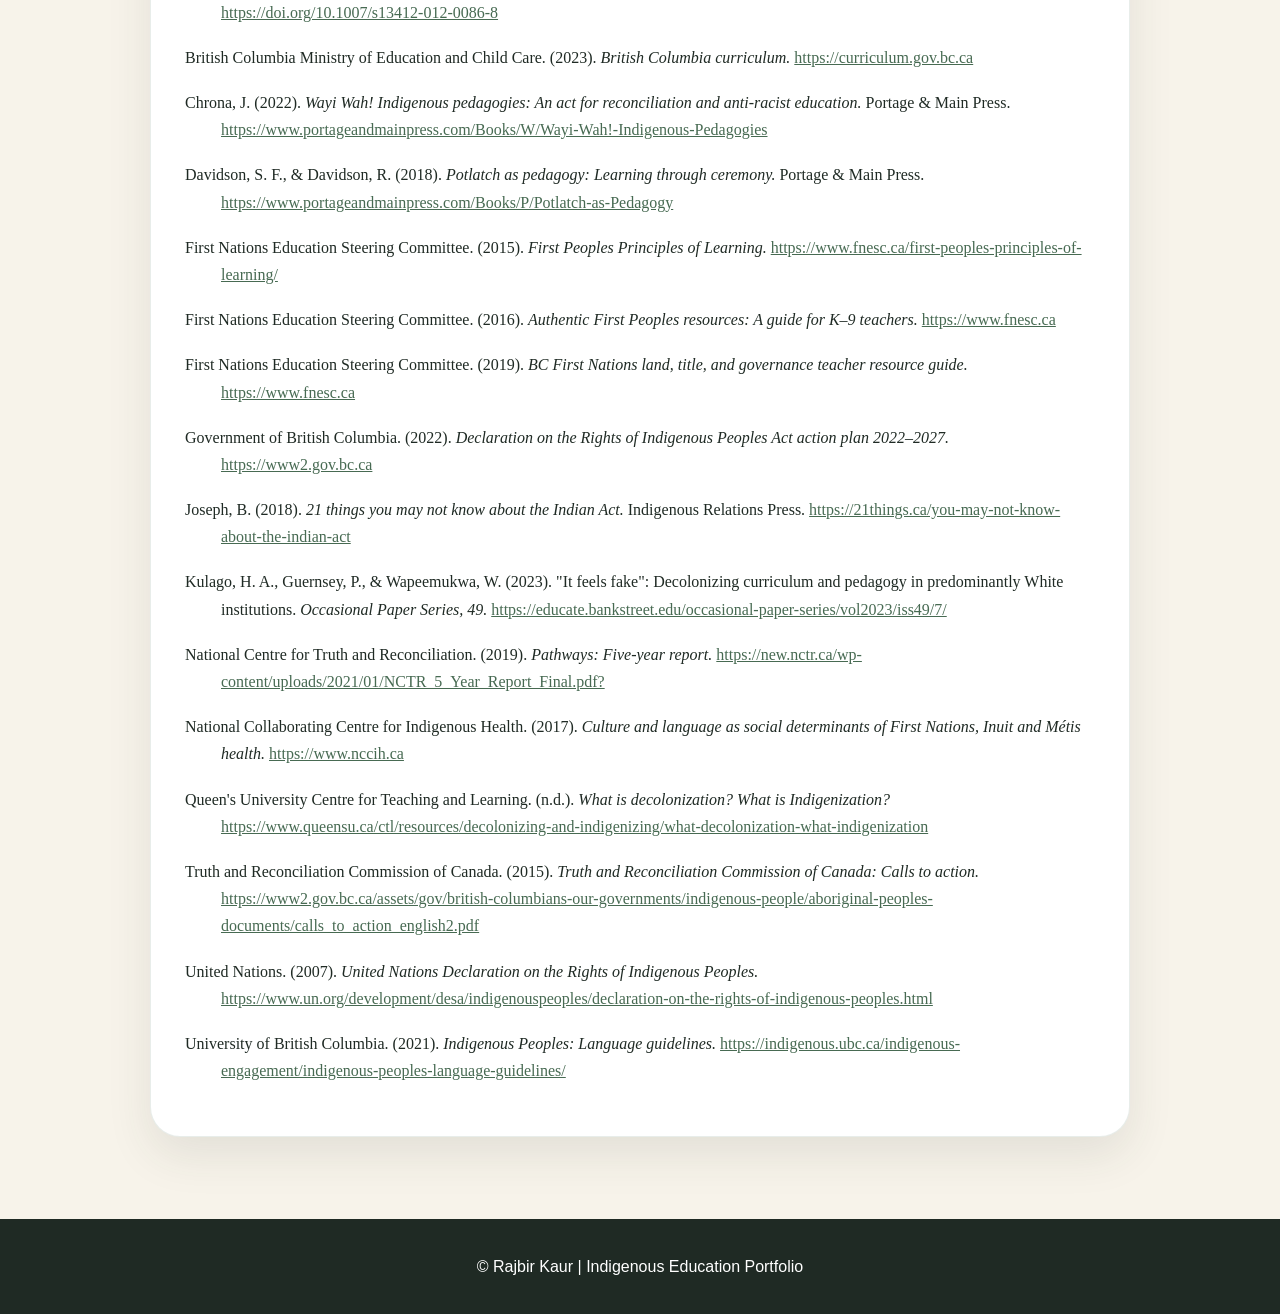
<file: inquiry.html>
<!DOCTYPE html>

<html lang="en">
<head>
<meta charset="utf-8"/>
<meta content="width=device-width, initial-scale=1.0" name="viewport"/>
<title>Inquiry Project | My Inquiry Journey</title>
<link href="style.css" rel="stylesheet"/>
</head>
<body>
<header class="hero page-hero">
 <div class="hero-content">
  <p class="eyebrow">CONT 926</p>
<h1>Inquiry Project</h1>
 <p class="hero-text">
Authentically Integrating Indigenous Perspectives and Two-Eyed Seeing Across the Curriculum to Support Meaningful Reconciliation
</p>
</div>
</header>
<main>
<section class="land-acknowledgement">
<p>I respectfully acknowledge that I work, play, and learn on the shared, traditional, ancestral, and unceded territories of the Katzie, Semiahmoo, and Kwantlen First Nations.</p>
</section>
<section class="section module-page" id="module4">
<article class="learning-card">
<div class="number">01</div>
<div>
<h3>Introduction</h3>
<img alt="Project" class="topic-image" src="IQProject.png"/>
 <p>Education plays an essential role in advancing reconciliation by helping students develop truthful understandings of Canada's history while building respectful relationships with Indigenous Peoples. The Truth and Reconciliation Commission of Canada (TRC, 2015) identifies education as a key pathway toward reconciliation, emphasizing the need for students to learn about Indigenous histories, cultures, rights, and contributions. As educators, our responsibility extends beyond teaching historical facts; we must create classrooms where Indigenous perspectives are respected as valuable ways of knowing and learning.</p>
 <p>Before beginning this course, I believed that supporting reconciliation meant teaching about residential schools, Indigenous cultures, and important historical events during specific units or commemorative days. Although these topics remain important, I now understand that limiting Indigenous perspectives to isolated lessons can unintentionally reinforce tokenism. Authentic reconciliation requires educators to critically examine their teaching practices, build respectful relationships with Indigenous communities, and integrate Indigenous perspectives throughout everyday learning (Chrona, 2022).</p>
 <p>This inquiry explores the question:</p>
 <p><strong>How can I authentically integrate Indigenous perspectives and Two-Eyed Seeing across the curriculum to support meaningful reconciliation?</strong></p>
 <p>Throughout this course, I explored Indigenous worldviews, colonial history, educational policies, Indigenous pedagogies, and approaches to reconciliation. These experiences challenged many of my assumptions about teaching and helped me understand that reconciliation is an ongoing responsibility rather than a single initiative. Central to this inquiry are Two-Eyed Seeing (Etuaptmumk), the First Peoples Principles of Learning, decolonization, Indigenization, land-based learning, cultural safety, Indigenous self-determination, UNDRIP, British Columbia's Declaration on the Rights of Indigenous Peoples Act (DRIPA), and the Truth and Reconciliation Commission's Calls to Action, particularly Call to Action 62 (Government of British Columbia, 2022; TRC, 2015; United Nations, 2007).</p>
 <p>As an educator, I have also come to recognize the importance of presenting Indigenous Peoples not only through the history of colonization but also through their resilience, leadership, and ongoing contributions to Canadian society. Learning about Indigenous educators, artists, healthcare professionals, authors, and Knowledge Keepers challenged deficit-based narratives and reminded me that Indigenous knowledge continues to shape education, science, governance, and community life today (National Centre for Truth and Reconciliation [NCTR], 2019). This shift has strengthened my commitment to creating an inclusive classroom where Indigenous perspectives are embedded across the curriculum in meaningful and respectful ways.</p>
</div>
</article>
<article class="learning-card">
<div class="number">02</div>
<div>
<h3>Initial Understanding and Inquiry Journey</h3>
 <p>When I began this course, I approached Indigenous education with respect but limited knowledge. Having completed my education outside Canada, I knew little about treaties, residential schools, the Indian Act, the Sixties Scoop, or Indigenous governance. I initially believed that integrating Indigenous perspectives meant adding Indigenous books or activities to existing lessons. Throughout this course, I realized that this approach can become tokenistic because it treats Indigenous knowledge as an addition rather than an equally valuable way of knowing.</p>
 <p>A major turning point was learning about the First Peoples Principles of Learning (FPPL), which emphasize that learning is holistic, relational, experiential, reflective, and connected to identity, language, family, community, and the land (First Nations Education Steering Committee [FNESC], 2015). These principles challenged my previous understanding of teaching, which focused mainly on curriculum outcomes and assessment. I now recognize that meaningful learning also depends on relationships, belonging, and connections to place.</p>
 <p>My understanding deepened further as I explored the Indian Act, Residential Schools, and the Sixties Scoop. Learning about these policies helped me recognize that many educational inequities experienced by Indigenous Peoples today are rooted in colonial systems rather than individual circumstances (Joseph, 2018; TRC, 2015). This understanding shifted my perspective from viewing reconciliation as teaching historical events to recognizing it as an ongoing commitment to addressing the impacts of colonialism through education.</p>
 <p>Another important shift came from examining decolonization and Indigenization. I previously viewed these concepts as similar, but I now understand that decolonization involves challenging colonial assumptions embedded within education, while Indigenization creates meaningful space for Indigenous knowledge, languages, and pedagogies (Kulago et al., 2023; Queen's University Centre for Teaching and Learning, n.d.). This distinction changed how I think about curriculum planning by encouraging me to consider whose knowledge is represented and how Indigenous perspectives can become part of everyday learning.</p>
 <p>Perhaps the greatest lesson from this inquiry is that reconciliation is fundamentally relational. Policies such as UNDRIP, DRIPA, and the Truth and Reconciliation Commission's Calls to Action provide important guidance, but meaningful reconciliation happens through respectful relationships among educators, students, families, and Indigenous communities (Government of British Columbia, 2022; United Nations, 2007). As a result, my focus has shifted from asking what Indigenous content I should teach to considering how I can create learning environments where Indigenous perspectives are valued and students become active participants in reconciliation.</p>
 <p>This inquiry has therefore transformed not only my understanding of Indigenous education but also my identity as an educator. I now recognize that authentic integration begins with humility, self-reflection, and a commitment to lifelong learning alongside Indigenous communities.</p>
</div>
</article>
<article class="learning-card">
<div class="number">03</div>
<div>
<h3>Two-Eyed Seeing and the First Peoples Principles of Learning: Transforming Educational Practice</h3>
 <p>One of the most influential concepts explored throughout this course was Two-Eyed Seeing (Etuaptmumk), introduced by Mi'kmaw Elder Albert Marshall. Bartlett et al. (2012) describe Two-Eyed Seeing as learning to recognize the strengths of both Indigenous and Western knowledge systems and using them together for the benefit of all. At the beginning of this course, I viewed this concept as simply combining Indigenous and Western perspectives in classroom lessons. As my understanding deepened, I realized that Two-Eyed Seeing is not about merging two worldviews into one. Instead, it acknowledges that each knowledge system has its own history, values, and ways of understanding the world, and that both deserve equal respect.</p>
 <p>This perspective challenged many of my assumptions about teaching and learning. Much of my previous educational experience emphasized measurable outcomes, scientific inquiry, and written evidence. While these approaches remain valuable, I now recognize that Indigenous ways of knowing also emphasize relationships, storytelling, observation, lived experiences, spirituality, and reciprocal connections with the land (Bartlett et al., 2012). Recognizing the strengths of both approaches allows educators to provide students with a richer and more balanced learning experience.</p>
 <p>As an educator, I see Two-Eyed Seeing as a meaningful framework for curriculum planning. In science, students can investigate ecosystems through Western scientific inquiry while also learning about Indigenous ecological knowledge and responsibilities to care for the land. In mathematics, Indigenous patterns and designs can be explored not only for their mathematical concepts but also for their cultural significance. In social studies, historical documents can be studied alongside oral histories and community perspectives, helping students understand that knowledge can be preserved and shared in multiple ways. These examples demonstrate that Two-Eyed Seeing is not about replacing one worldview with another but about helping students appreciate the strengths of both.</p>
 <p>Closely connected to Two-Eyed Seeing are the First Peoples Principles of Learning (FPPL), which became another foundation of my inquiry. The FPPL emphasize that learning is holistic, relational, experiential, reflective, and connected to identity, culture, language, family, community, and the land (First Nations Education Steering Committee [FNESC], 2015). Before this course, I viewed teaching primarily as delivering curriculum outcomes and assessing student achievement. The FPPL broadened my perspective by reminding me that meaningful learning also depends on relationships, belonging, and students' connections to place and community.</p>
 <p>One principle that had a particularly strong impact on my thinking is that learning is embedded in memory, history, and story (FNESC, 2015). Previously, I considered storytelling to be an engaging teaching strategy. Through this course, I came to understand that storytelling is also a respected Indigenous pedagogy that preserves history, transmits knowledge, strengthens identity, and encourages learners to reflect on multiple perspectives. This understanding has expanded my view of literacy beyond written texts to include oral traditions and community knowledge.</p>
 <p>Another important lesson was recognizing that learning should contribute to the well-being of individuals, families, communities, and the land (FNESC, 2015). This challenged my previous emphasis on academic achievement alone and encouraged me to think more holistically about assessment. Rather than relying solely on written work or tests, I now appreciate the value of reflection, collaboration, inquiry, and multiple ways for students to demonstrate their learning.</p>
 <p>The course also deepened my understanding of inquiry-based and land-based learning. Inquiry encourages students to ask questions, investigate ideas, and construct understanding, while Indigenous inquiry emphasizes careful observation, listening, patience, and learning through relationships (Chrona, 2022). Similarly, I learned that land-based learning is much more than outdoor education. For Indigenous Peoples, the land is a living teacher that carries knowledge, language, history, and identity. Learning on the land helps students understand not only environmental concepts but also their responsibilities to care for the places where they live.</p>
 <p>As an educator in British Columbia, I believe land-based learning also creates opportunities for students to connect with local First Nations and understand the ongoing relationships Indigenous communities have with their traditional territories. Rather than presenting Indigenous Peoples only within historical contexts, these experiences help students recognize Indigenous communities as living, resilient, and continually contributing to society.</p>
 <p>Together, Two-Eyed Seeing, the First Peoples Principles of Learning, inquiry, and land-based learning have transformed my understanding of education. I no longer see Indigenous perspectives as additional curriculum content but as guiding principles that influence how learning is designed, how relationships are built, and how students develop respect for different ways of knowing. These frameworks have strengthened my commitment to creating learning experiences that are inclusive, meaningful, and supportive of reconciliation.</p>
</div>
</article>
 <article class="learning-card">
<div class="number">04</div>
<div>
<h3>Decolonization, Indigenization, and Reconciliation: Moving Beyond Curriculum Inclusion</h3>
 <p>One of the most important lessons I learned throughout this course is that reconciliation requires more than including Indigenous content in classroom lessons. At the beginning of my inquiry, I believed that using Indigenous books or teaching about residential schools demonstrated a commitment to reconciliation. Although these practices are valuable, I now understand that authentic reconciliation requires educators to examine the colonial assumptions that continue to influence education and to create learning environments where Indigenous knowledge is valued equally alongside Western perspectives.</p>
 <p>A major shift in my thinking came from understanding the difference between decolonization and Indigenization. Initially, I viewed these terms as interchangeable. However, I learned that decolonization involves recognizing and challenging colonial systems and assumptions that have historically marginalized Indigenous Peoples and their knowledge. Indigenization, in contrast, focuses on respectfully creating space for Indigenous voices, languages, cultures, and pedagogies within education (Queen's University Centre for Teaching and Learning, n.d.). Understanding this distinction changed how I think about curriculum. Rather than simply adding Indigenous activities to lessons, I now ask whose knowledge is represented, whose voices are missing, and how Indigenous perspectives can become part of everyday learning.</p>
 <p>This understanding also helped me recognize the risks of tokenism. Kulago et al. (2023) argue that Indigenous content can appear superficial when it is added without changing underlying teaching practices. Throughout this course, I reflected on my own inquiry question and realized that meaningful reconciliation cannot be achieved through occasional Indigenous lessons or awareness days alone. Instead, Indigenous perspectives should shape how students learn, collaborate, ask questions, and build relationships throughout the school year.</p>
 <p>Learning about Canada's colonial history further deepened my understanding of why reconciliation remains necessary. Before taking this course, I had limited knowledge of the Indian Act, Residential Schools, and the Sixties Scoop. Exploring these topics helped me understand that many of the inequities experienced by Indigenous Peoples today are rooted in colonial policies designed to suppress Indigenous languages, cultures, identities, and self-determination (Joseph, 2018; TRC, 2015). This learning shifted my perspective from viewing reconciliation as simply teaching history to recognizing it as addressing the ongoing impacts of colonialism through education.</p>
 <p>Studying the Indian Act helped me understand how government legislation controlled many aspects of Indigenous life, including governance, education, and identity (Joseph, 2018). Similarly, learning about the Residential School System revealed how education was used as a tool of assimilation rather than empowerment (TRC, 2015). The Sixties Scoop further demonstrated that colonial policies extended beyond residential schools and continued disrupting Indigenous families and communities for generations (TRC, 2015). Together, these histories reinforced that educators have a responsibility to teach the truth while creating learning environments based on respect, inclusion, and reconciliation.</p>
 <p>While understanding these historical injustices is essential, this course also emphasized the importance of recognizing Indigenous resilience, leadership, and self-determination. Reconciliation should not present Indigenous Peoples only through experiences of trauma. Throughout the course, I learned about Indigenous governance, language revitalization, environmental stewardship, healthcare leadership, literature, and artistic contributions. These examples shifted my thinking from a deficit-based perspective toward a strengths-based approach that recognizes Indigenous Peoples as leaders, innovators, educators, and community builders. Presenting both the impacts of colonialism and the ongoing achievements of Indigenous communities provides students with a more balanced and respectful understanding.</p>
 <p>My inquiry also highlighted the importance of UNDRIP, British Columbia's Declaration on the Rights of Indigenous Peoples Act (DRIPA), and the Truth and Reconciliation Commission's Calls to Action, particularly Call to Action 62. Together, these documents emphasize that reconciliation is a shared responsibility and that education plays a central role in teaching Indigenous histories, rights, cultures, treaties, and contemporary contributions (Government of British Columbia, 2022; TRC, 2015; United Nations, 2007). I now understand that Call to Action 62 is not simply about adding more curriculum content; it encourages educators to create classrooms where Indigenous perspectives are integrated throughout learning and students develop empathy, critical thinking, and respect.</p>
 <p>The National Centre for Truth and Reconciliation's Pathways: Five-Year Report further reinforced that although meaningful progress has been made in curriculum reform and public awareness, reconciliation requires ongoing accountability and commitment (NCTR, 2019). The report reminds educators that reconciliation is not the responsibility of Indigenous Peoples alone but of all Canadians. This message strengthened my understanding that my daily teaching practices contribute to Canada's broader journey toward reconciliation.</p>
 <p>Overall, this section of my inquiry has transformed how I understand my role as an educator. Decolonization encourages me to question colonial assumptions, Indigenization challenges me to create meaningful space for Indigenous knowledge, and reconciliation calls me to build respectful relationships and foster inclusive learning environments. Together, these understandings have shifted my focus from simply teaching Indigenous content to creating educational experiences that honour Indigenous voices, support self-determination, and contribute to meaningful reconciliation.</p>
</div>
 </article>
<article class="learning-card reflection-card" id="reflection">
<div class="number">05</div>
<div>
<h3>Building Cultural Safety and Transforming My Classroom</h3>
 <p>One of the most meaningful shifts in my thinking throughout this course has been recognizing that reconciliation is not only about understanding the impacts of colonialism but also about celebrating the strength, resilience, and ongoing contributions of Indigenous Peoples. At the beginning of this course, I primarily associated Indigenous education with residential schools, treaties, and historical injustices. While these topics remain essential, I now understand that focusing only on trauma can unintentionally reinforce deficit-based perspectives. Students also need opportunities to learn about Indigenous excellence in education, healthcare, governance, literature, environmental stewardship, and the arts. This balanced approach helps students recognize Indigenous Peoples as leaders, innovators, and knowledge holders whose contributions continue to enrich Canadian society (TRC, 2015).</p>
 <p>Learning about Indigenous leaders such as Dr. Nadine Caron, Dr. Alika Lafontaine, Christi Belcourt, Cherie Dimaline, and Dr. Michael Yellow Bird challenged many stereotypes and broadened my understanding of Indigenous leadership and resilience. These examples reminded me that reconciliation involves recognizing both the historical impacts of colonialism and the continued strength and achievements of Indigenous communities. As an educator, I want my students to appreciate Indigenous Peoples not only through historical events but also through their ongoing contributions to Canadian society.</p>
 <p>Another concept that significantly influenced my thinking was Potlatch as Pedagogy. Davidson and Davidson (2018) explain that ceremonies such as the Potlatch are important educational systems through which knowledge, values, histories, and responsibilities are passed from one generation to another. This challenged my previous understanding of where learning takes place. I came to realize that education extends beyond classrooms and textbooks, with communities, ceremonies, storytelling, and lived experiences serving as valuable sources of knowledge. This understanding also reinforced the First Peoples Principles of Learning by highlighting that learning is relational, experiential, and connected to history, identity, and community (FNESC, 2015).</p>
 <p>The course also strengthened my understanding of Indigenous self-government and self-determination. Learning about self-governing Nations demonstrated that reconciliation includes respecting Indigenous Peoples' authority to make decisions about their governance, education, languages, and cultures. This shifted my perspective from viewing Indigenous governance only as a historical topic to recognizing Indigenous Nations as active governments that continue to shape their communities today. As an educator, I want students to understand that Indigenous communities are contemporary, resilient, and continually contributing to Canada's future.</p>
 <p>Another important area of learning was cultural safety. Before this course, I associated inclusion with creating welcoming classrooms. I now understand that cultural safety requires educators to recognize the ongoing impacts of colonialism, reflect on personal biases, challenge inequities, and ensure that Indigenous students and families feel respected and represented (National Collaborating Centre for Indigenous Health [NCCIH], 2017). Creating culturally safe classrooms also means listening to Indigenous voices, building respectful relationships with families and communities, and selecting authentic Indigenous resources.</p>
 <p>The importance of using authentic Indigenous resources became another key lesson throughout this inquiry. The First Nations Education Steering Committee (2016) emphasizes that Indigenous perspectives should be represented through resources created by Indigenous authors, organizations, and Knowledge Keepers. Using authentic resources not only promotes accurate representation but also helps educators avoid stereotypes and tokenism. Throughout my teaching career, I intend to carefully select Indigenous-authored books, work with Indigenous Helping Teachers, Elders, and Knowledge Keepers, and connect learning to the local First Nations whose territories my students and I share.</p>
 <p>Perhaps the greatest lesson from this course is that authentic integration begins with relationships rather than resources. Curriculum documents and lesson plans are important, but meaningful reconciliation develops through respectful partnerships with Indigenous communities. Learning about local First Nations has reminded me that every Nation has unique histories, languages, cultures, and ways of knowing. As an educator, I have a responsibility to continue learning from these communities and respectfully incorporate local perspectives into my teaching.</p>
</div>
</article>
 <article class="learning-card reflection-card" id="implications">
<div class="number">06</div>
<div>
<h3>Implications for My Classroom</h3>
 <p>This inquiry has transformed how I plan to teach. Rather than limiting Indigenous education to specific units or awareness days, I will integrate Indigenous perspectives across the curriculum throughout the school year</p>
 <p>In science, I will use Two-Eyed Seeing to combine Western scientific inquiry with Indigenous ecological knowledge. In mathematics, students will explore Indigenous patterns and designs while learning about their cultural significance. In English Language Arts, students will engage with authentic Indigenous literature, storytelling, and oral histories. In social studies, they will investigate treaties, Indigenous governance, self-determination, residential schools, and reconciliation while also learning about the resilience and ongoing contributions of local First Nations.</p>
 <p>I will also incorporate inquiry-based and land-based learning, storytelling, collaborative discussions, reflective journals, art, and multimedia projects that provide multiple ways for students to demonstrate their learning. These approaches reflect both the First Peoples Principles of Learning and the BC curriculum's emphasis on inquiry, communication, and critical thinking (British Columbia Ministry of Education and Child Care, 2023).</p>
 <p>More importantly, I want my classroom to be a place where reconciliation is experienced through everyday relationships rather than isolated lessons. I hope students will learn to respect Indigenous perspectives, challenge stereotypes, appreciate diverse ways of knowing, and recognize that they each have a role in building respectful relationships with Indigenous Peoples.</p>
</div>
</article>
 <article class="learning-card reflection-card" id="Conclusion">
<div class="number">07</div>
<div>
<h3>Conclusion</h3>
 <p>Returning to my inquiry question How can I authentically integrate Indigenous perspectives and Two-Eyed Seeing across the curriculum to support meaningful reconciliation? I now understand that there is no single strategy or lesson that fully answers it. Authentic integration requires ongoing learning, critical self-reflection, respectful relationships, and meaningful action.</p>
 <p>Throughout this course, my understanding has evolved from viewing Indigenous education as curriculum content to recognizing it as a way of teaching, learning, and building relationships. Two-Eyed Seeing has shown me the value of honouring both Indigenous and Western knowledge systems, while the First Peoples Principles of Learning have reshaped my understanding of learning as holistic, relational, and connected to identity and place. Learning about decolonization, Indigenization, UNDRIP, DRIPA, the Truth and Reconciliation Commission's Calls to Action, and the Pathways: Five-Year Report has reinforced that reconciliation is both an educational and ethical responsibility.</p>
 <p>Most importantly, I have learned that reconciliation begins with educators who remain lifelong learners. It requires humility, continuous reflection, and meaningful partnerships with Indigenous communities. As an educator, I am committed to creating a classroom where Indigenous voices are respected, authentic perspectives are integrated across the curriculum, and students develop the knowledge, empathy, and responsibility needed to contribute to meaningful reconciliation. Although this course marks the end of my inquiry, it also marks the beginning of my lifelong commitment to learning, listening, and supporting reconciliation through my teaching.</p>
</div>
</article>
</section>
<section class="section references" id="references">
<div class="card wide">

<h2>References</h2>

<ul class="references-list">

<li>
Bartlett, C., Marshall, M., &amp; Marshall, A. (2012). Two-Eyed Seeing and other lessons learned within a co-learning journey of bringing together Indigenous and mainstream knowledges and ways of knowing. <em>Journal of Environmental Studies and Sciences, 2</em>(4), 331–340.
<a href="https://doi.org/10.1007/s13412-012-0086-8" target="_blank">https://doi.org/10.1007/s13412-012-0086-8</a>
</li>

<li>
British Columbia Ministry of Education and Child Care. (2023). <em>British Columbia curriculum.</em>
<a href="https://curriculum.gov.bc.ca" target="_blank">https://curriculum.gov.bc.ca</a>
</li>

<li>
Chrona, J. (2022). <em>Wayi Wah! Indigenous pedagogies: An act for reconciliation and anti-racist education.</em> Portage &amp; Main Press.
<a href="https://www.portageandmainpress.com/Books/W/Wayi-Wah!-Indigenous-Pedagogies" target="_blank">https://www.portageandmainpress.com/Books/W/Wayi-Wah!-Indigenous-Pedagogies</a>
</li>

<li>
Davidson, S. F., &amp; Davidson, R. (2018). <em>Potlatch as pedagogy: Learning through ceremony.</em> Portage &amp; Main Press.
<a href="https://www.portageandmainpress.com/Books/P/Potlatch-as-Pedagogy" target="_blank">https://www.portageandmainpress.com/Books/P/Potlatch-as-Pedagogy</a>
</li>

<li>
First Nations Education Steering Committee. (2015). <em>First Peoples Principles of Learning.</em>
<a href="https://www.fnesc.ca/first-peoples-principles-of-learning/" target="_blank">https://www.fnesc.ca/first-peoples-principles-of-learning/</a>
</li>

<li>
First Nations Education Steering Committee. (2016). <em>Authentic First Peoples resources: A guide for K–9 teachers.</em>
<a href="https://www.fnesc.ca" target="_blank">https://www.fnesc.ca</a>
</li>

<li>
First Nations Education Steering Committee. (2019). <em>BC First Nations land, title, and governance teacher resource guide.</em>
<a href="https://www.fnesc.ca" target="_blank">https://www.fnesc.ca</a>
</li>

<li>
Government of British Columbia. (2022). <em>Declaration on the Rights of Indigenous Peoples Act action plan 2022–2027.</em>
<a href="https://www2.gov.bc.ca" target="_blank">https://www2.gov.bc.ca</a>
</li>

<li>
Joseph, B. (2018). <em>21 things you may not know about the Indian Act.</em> Indigenous Relations Press.
 <a href="https://21things.ca/you-may-not-know-about-the-indian-act" target="_blank">https://21things.ca/you-may-not-know-about-the-indian-act</a>
</li>

<li>
Kulago, H. A., Guernsey, P., &amp; Wapeemukwa, W. (2023). "It feels fake": Decolonizing curriculum and pedagogy in predominantly White institutions. <em>Occasional Paper Series, 49.</em>
<a href="https://educate.bankstreet.edu/occasional-paper-series/vol2023/iss49/7/" target="_blank">https://educate.bankstreet.edu/occasional-paper-series/vol2023/iss49/7/</a>
</li>

<li>
National Centre for Truth and Reconciliation. (2019). <em>Pathways: Five-year report.</em>
 <a href="https://new.nctr.ca/wp-content/uploads/2021/01/NCTR_5_Year_Report_Final.pdf?" target="_blank">https://new.nctr.ca/wp-content/uploads/2021/01/NCTR_5_Year_Report_Final.pdf?</a>
</li>

<li>
National Collaborating Centre for Indigenous Health. (2017). <em>Culture and language as social determinants of First Nations, Inuit and Métis health.</em>
<a href="https://www.nccih.ca" target="_blank">https://www.nccih.ca</a>
</li>

<li>
Queen's University Centre for Teaching and Learning. (n.d.). <em>What is decolonization? What is Indigenization?</em>
<a href="https://www.queensu.ca/ctl/resources/decolonizing-and-indigenizing/what-decolonization-what-indigenization" target="_blank">https://www.queensu.ca/ctl/resources/decolonizing-and-indigenizing/what-decolonization-what-indigenization</a>
</li>

<li>
Truth and Reconciliation Commission of Canada. (2015). <em>Truth and Reconciliation Commission of Canada: Calls to action.</em>
<a href="https://www2.gov.bc.ca/assets/gov/british-columbians-our-governments/indigenous-people/aboriginal-peoples-documents/calls_to_action_english2.pdf" target="_blank">https://www2.gov.bc.ca/assets/gov/british-columbians-our-governments/indigenous-people/aboriginal-peoples-documents/calls_to_action_english2.pdf</a>
</li>

<li>
United Nations. (2007). <em>United Nations Declaration on the Rights of Indigenous Peoples.</em>
<a href="https://www.un.org/development/desa/indigenouspeoples/declaration-on-the-rights-of-indigenous-peoples.html" target="_blank">https://www.un.org/development/desa/indigenouspeoples/declaration-on-the-rights-of-indigenous-peoples.html</a>
</li>

<li>
University of British Columbia. (2021). <em>Indigenous Peoples: Language guidelines.</em>
<a href="https://indigenous.ubc.ca/indigenous-engagement/indigenous-peoples-language-guidelines/" target="_blank">https://indigenous.ubc.ca/indigenous-engagement/indigenous-peoples-language-guidelines/</a>
</li>

</ul>
</div></section></main>
<footer>© Rajbir Kaur | Indigenous Education Portfolio</footer>
</body>
</html>
</file>
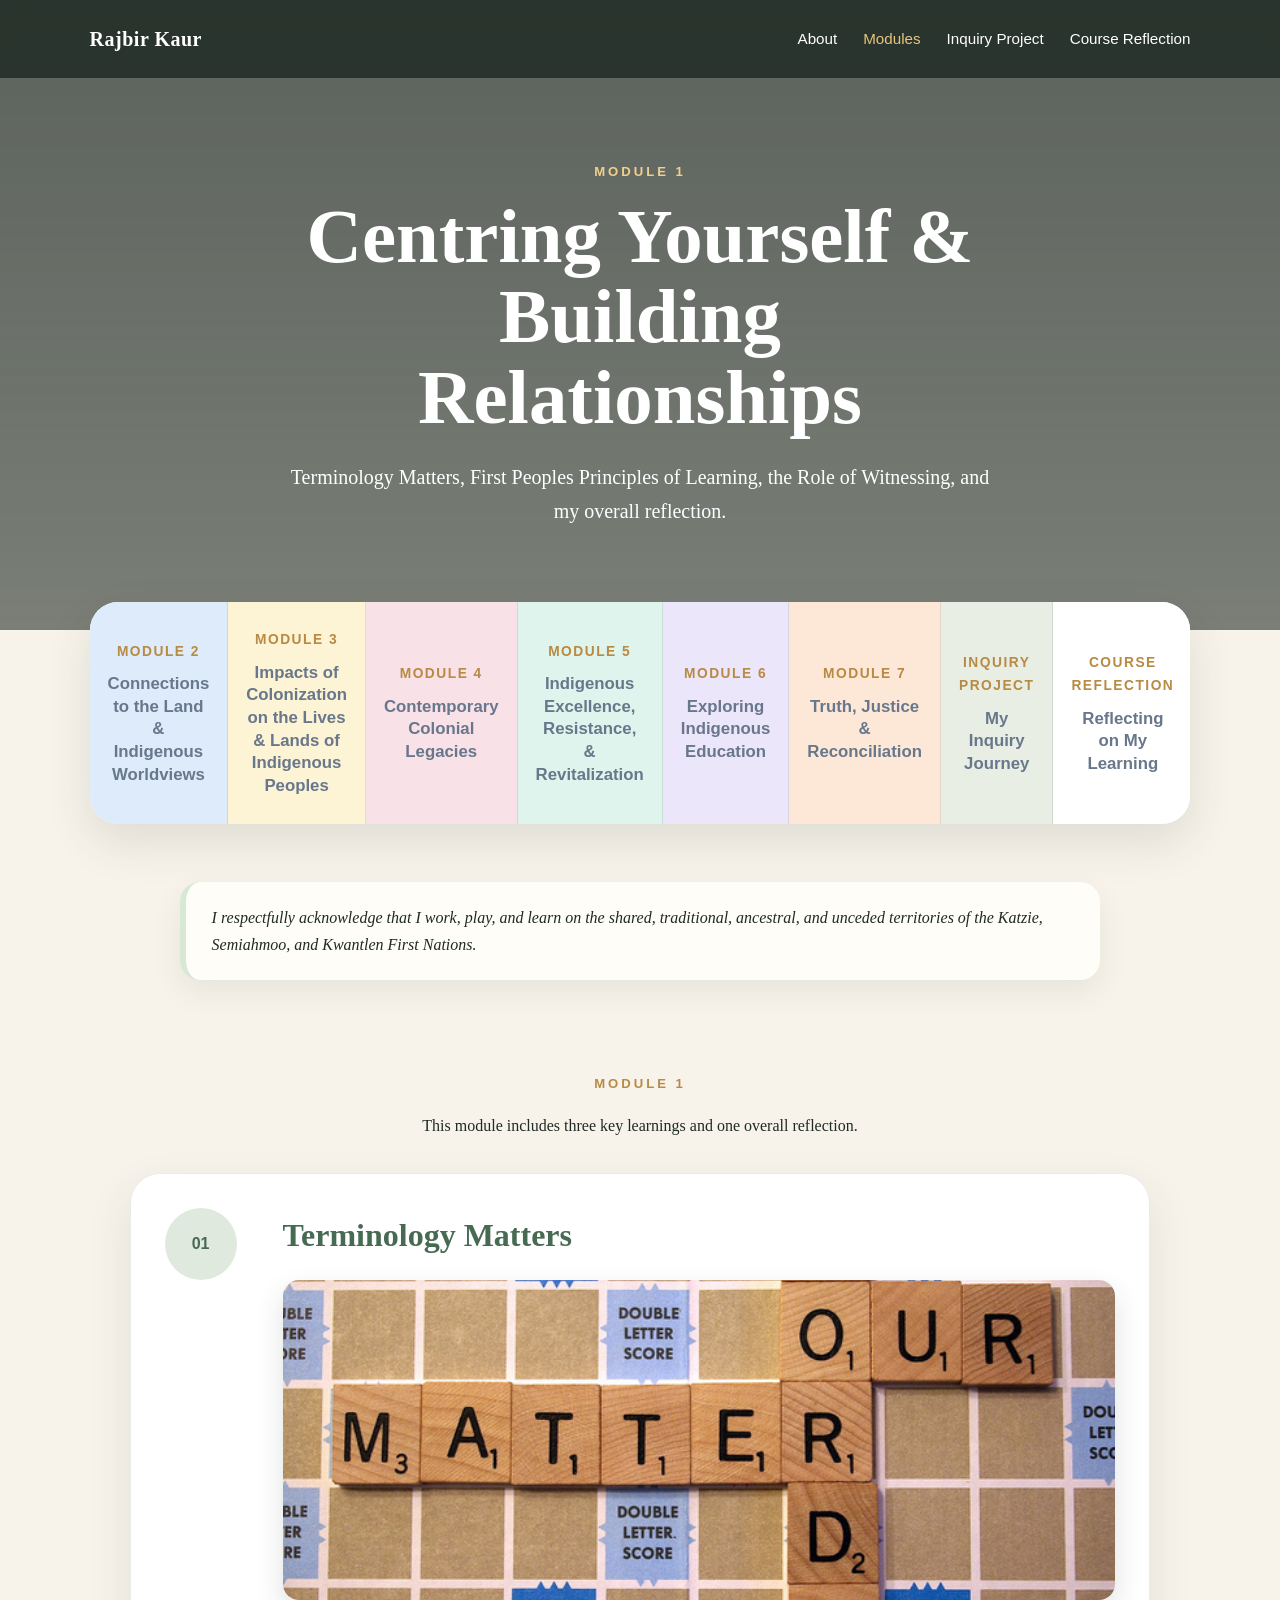
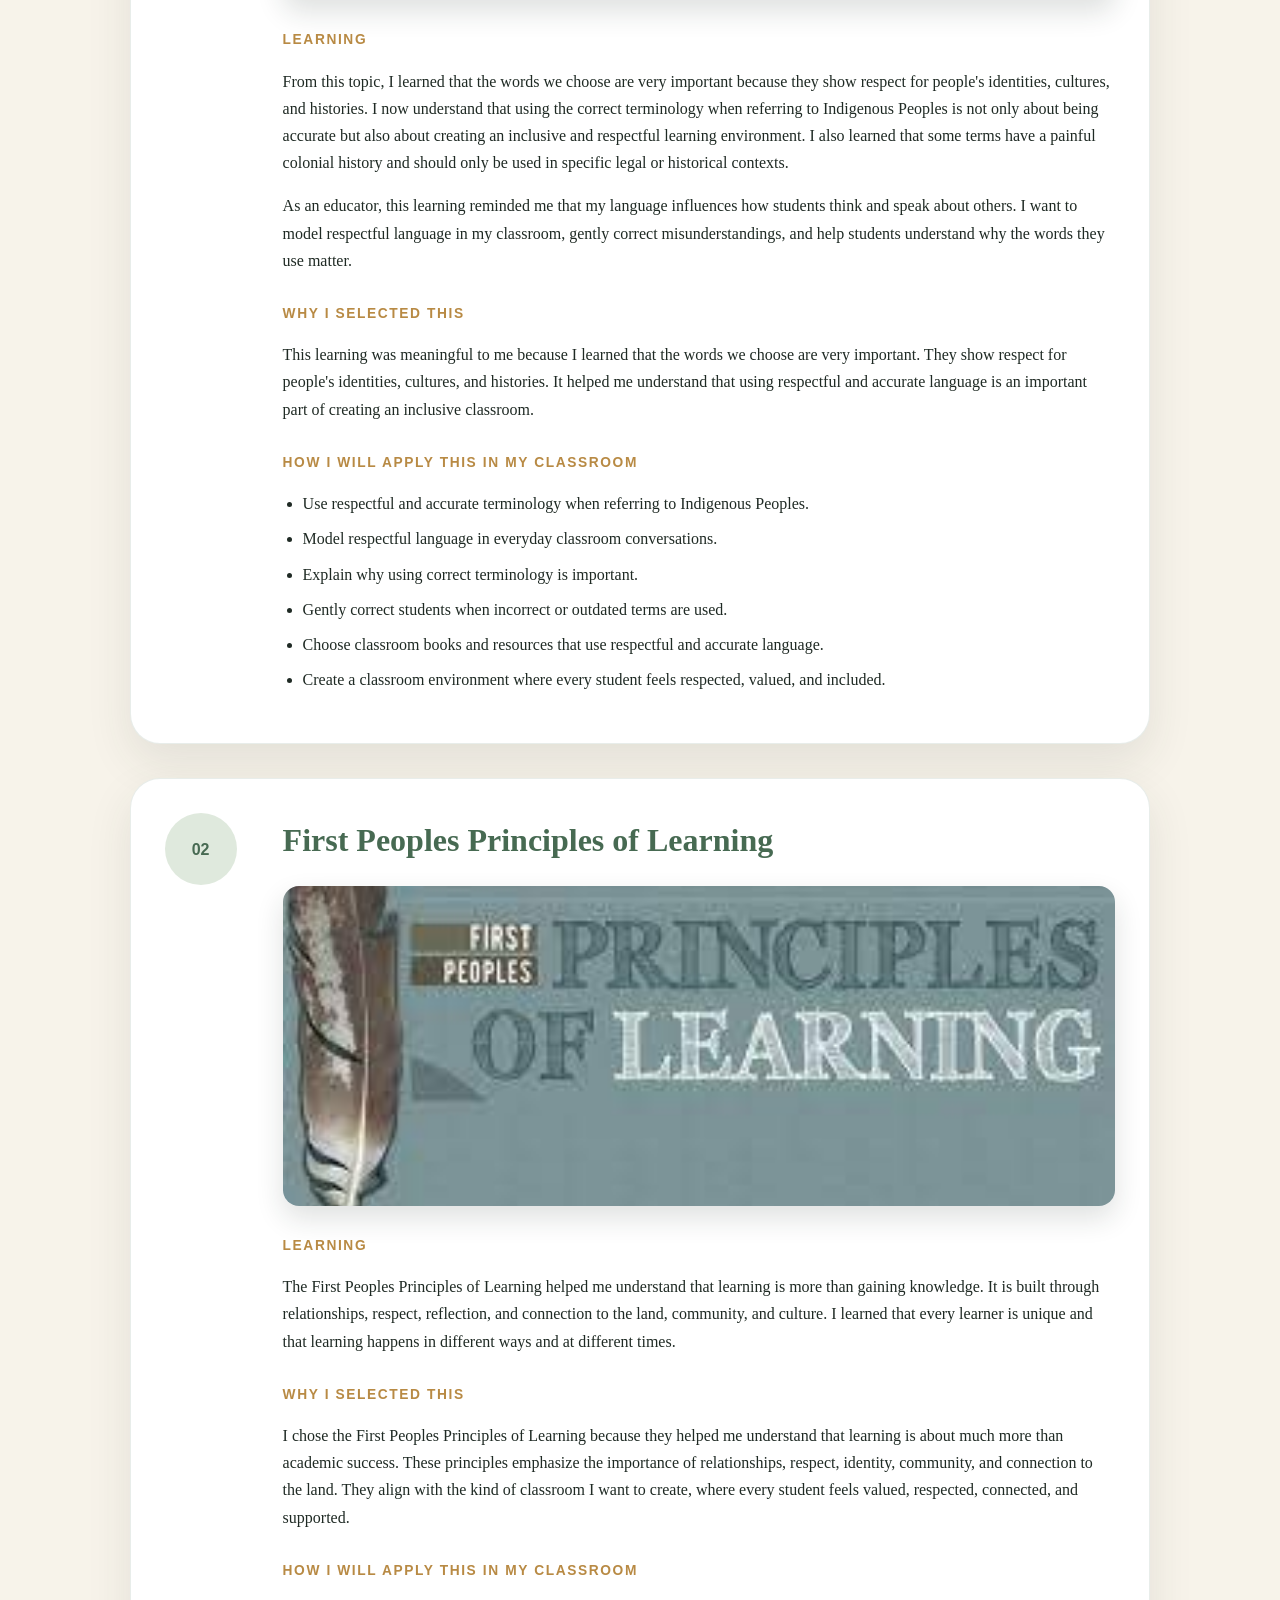
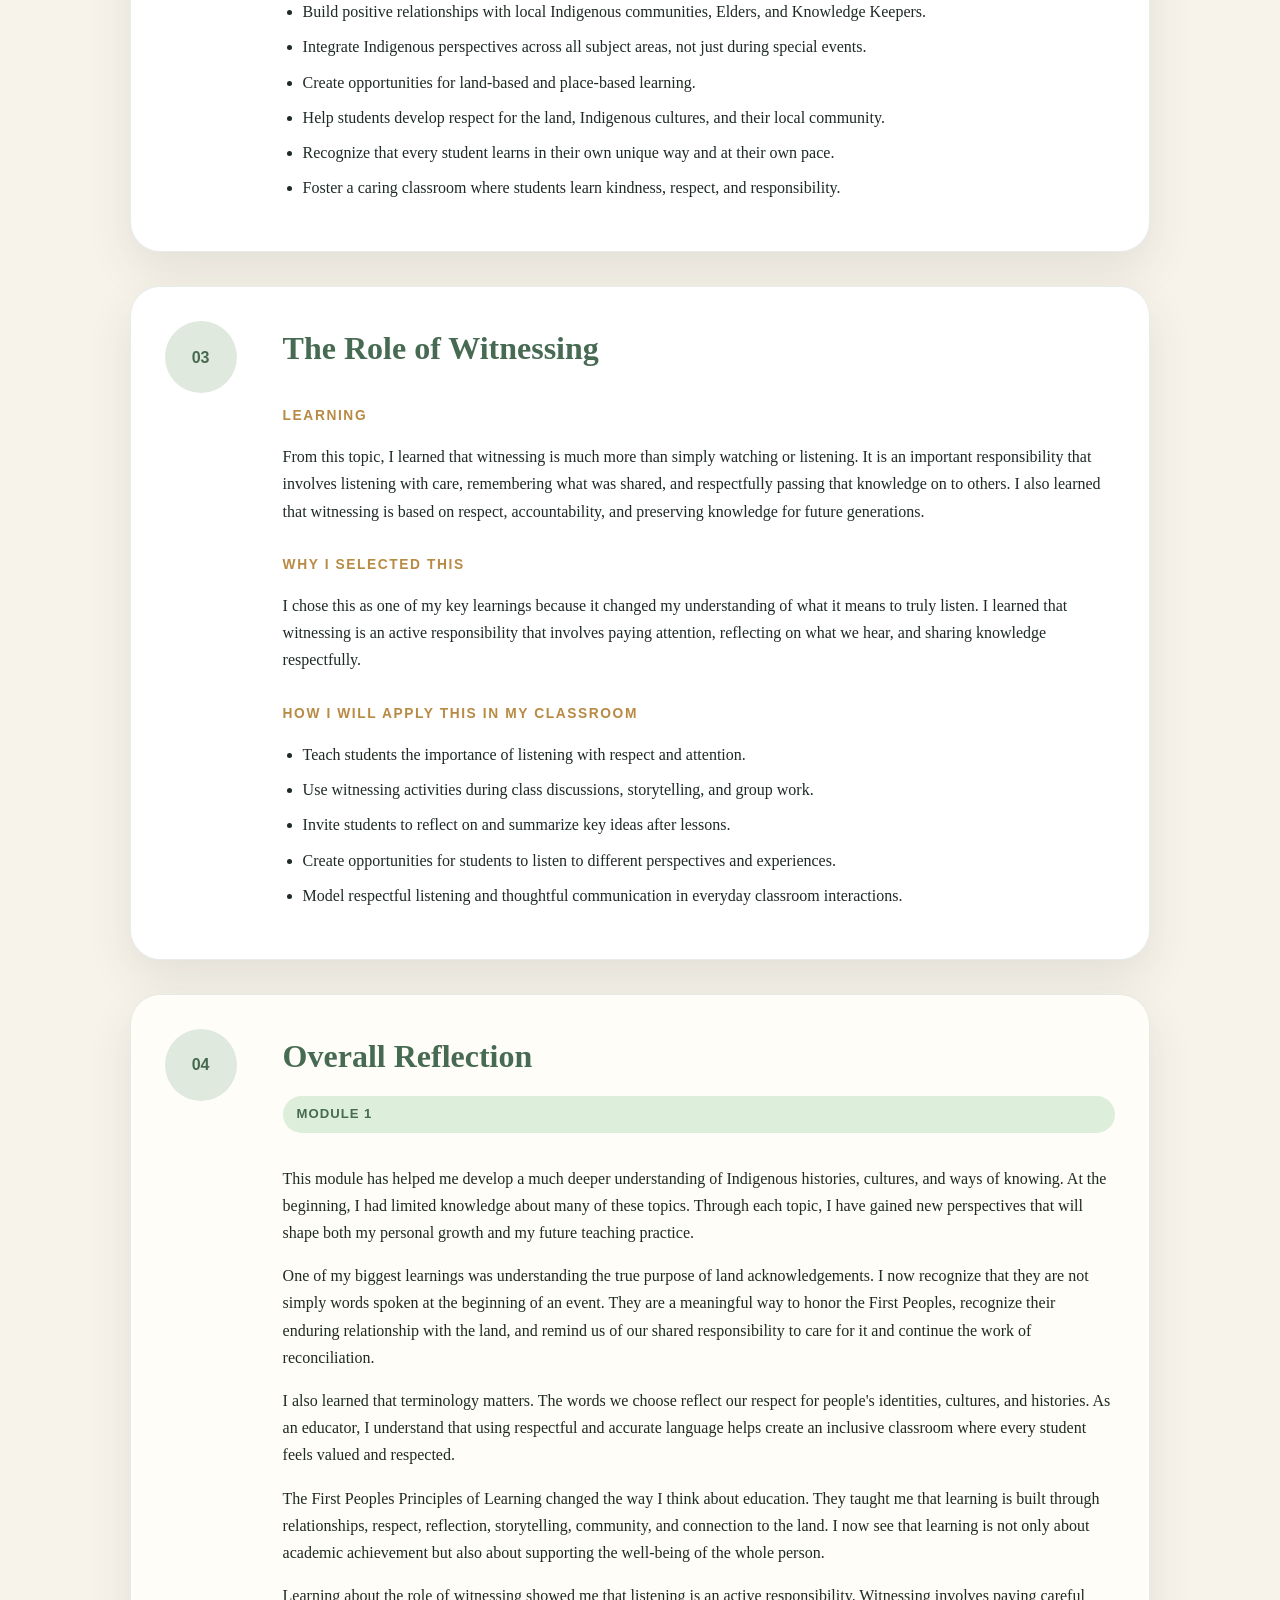
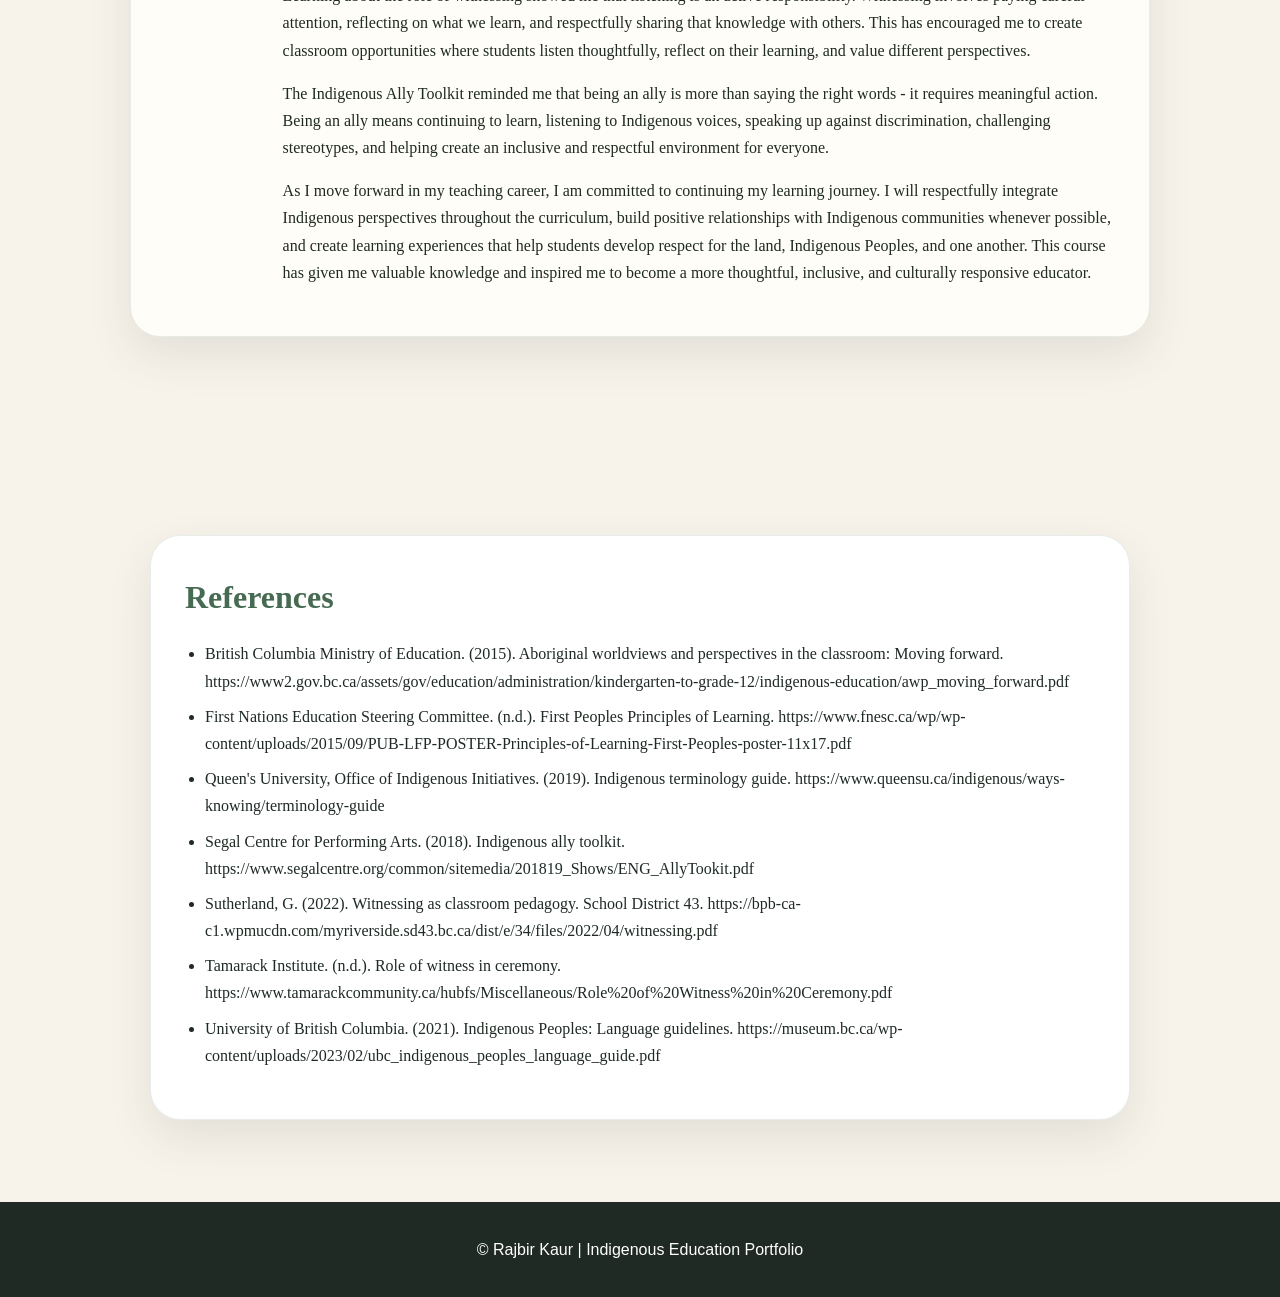
<file: module1.html>
<!DOCTYPE html>

<html lang="en">
<head>
<meta charset="utf-8"/>
<meta content="width=device-width, initial-scale=1.0" name="viewport"/>
<title>Module 1 | Rajbir Kaur Portfolio</title>
<link href="style.css" rel="stylesheet"/>
</head>
<body>
<header class="hero page-hero">
<nav class="nav">
<a class="logo" href="index.html">Rajbir Kaur</a>
<div class="links">
<a href="index.html#about">About</a>
<a aria-current="page" href="index.html#modules">Modules</a>
<a href="inquiry.html">Inquiry Project</a>
<a href="CourseReflection.html">Course Reflection</a>

</div>
</nav>
<div class="hero-content">
<p class="eyebrow">Module 1</p>
<h1>Centring Yourself &amp; Building Relationships</h1>
<p class="hero-text">Terminology Matters, First Peoples Principles of Learning, the Role of Witnessing, and my overall reflection.</p>
</div>
</header>
<div class="top-module-strip"><div class="module-grid">
<a class="module-tile module-2" href="module2.html">
<span>Module 2</span>
<strong>Connections to the Land &amp; Indigenous Worldviews</strong>
</a>
<a class="module-tile module-3" href="module3.html">
<span>Module 3</span>
<strong>Impacts of Colonization on the Lives &amp; Lands of Indigenous Peoples</strong>
</a>
<a class="module-tile module-4" href="module4.html">
<span>Module 4</span>
<strong>Contemporary Colonial Legacies</strong>
</a>
<a class="module-tile module-5" href="module5.html">
<span>Module 5</span>
<strong>Indigenous Excellence, Resistance, &amp; Revitalization</strong>
</a>
<a class="module-tile module-6" href="module6.html">
<span>Module 6</span>
<strong>Exploring Indigenous Education</strong>
</a>
<a class="module-tile module-7" href="module7.html">
<span>Module 7</span>
<strong>Truth, Justice &amp; Reconciliation</strong>
<a class="module-tile inquiry-tile" href="inquiry.html">
    <span>Inquiry Project</span>
    <strong>My Inquiry Journey</strong>
</a> 
    <a class="module-tile reflection-tile" href="CourseReflection.html">
    <span>Course Reflection</span>
    <strong>Reflecting on My Learning</strong>
</a>
</div></div>
<main>
<section class="land-acknowledgement">
<p>I respectfully acknowledge that I work, play, and learn on the shared, traditional, ancestral, and unceded territories of the Katzie, Semiahmoo, and Kwantlen First Nations.</p>
</section>
<section class="section module-page" id="module1">
<div class="section-title center">
<p class="eyebrow">Module 1</p>
<p>This module includes three key learnings and one overall reflection.</p>
</div>
<article class="learning-card">
<div class="number">01</div>
<div>
<h3>Terminology Matters</h3>
<img alt="Words Matter scrabble tiles" class="topic-image" src="words-matter.png"/>
<h4>Learning</h4>
<p>From this topic, I learned that the words we choose are very important because they show respect for people's identities, cultures, and histories. I now understand that using the correct terminology when referring to Indigenous Peoples is not only about being accurate but also about creating an inclusive and respectful learning environment. I also learned that some terms have a painful colonial history and should only be used in specific legal or historical contexts.</p>
<p>As an educator, this learning reminded me that my language influences how students think and speak about others. I want to model respectful language in my classroom, gently correct misunderstandings, and help students understand why the words they use matter.</p>
<h4>Why I Selected This</h4>
<p>This learning was meaningful to me because I learned that the words we choose are very important. They show respect for people's identities, cultures, and histories. It helped me understand that using respectful and accurate language is an important part of creating an inclusive classroom.</p>
<h4>How I Will Apply This in My Classroom</h4>
<ul>
<li>Use respectful and accurate terminology when referring to Indigenous Peoples.</li>
<li>Model respectful language in everyday classroom conversations.</li>
<li>Explain why using correct terminology is important.</li>
<li>Gently correct students when incorrect or outdated terms are used.</li>
<li>Choose classroom books and resources that use respectful and accurate language.</li>
<li>Create a classroom environment where every student feels respected, valued, and included.</li>
</ul>
</div>
</article>
<article class="learning-card">
<div class="number">02</div>
<div>
<h3>First Peoples Principles of Learning</h3>
<img alt="First Peoples Principles of Learning image" class="topic-image" src="first-peoples-principles.png"/>
<h4>Learning</h4>
<p>The First Peoples Principles of Learning helped me understand that learning is more than gaining knowledge. It is built through relationships, respect, reflection, and connection to the land, community, and culture. I learned that every learner is unique and that learning happens in different ways and at different times.</p>
<h4>Why I Selected This</h4>
<p>I chose the First Peoples Principles of Learning because they helped me understand that learning is about much more than academic success. These principles emphasize the importance of relationships, respect, identity, community, and connection to the land. They align with the kind of classroom I want to create, where every student feels valued, respected, connected, and supported.</p>
<h4>How I Will Apply This in My Classroom</h4>
<ul>
<li>Build positive relationships with local Indigenous communities, Elders, and Knowledge Keepers.</li>
<li>Integrate Indigenous perspectives across all subject areas, not just during special events.</li>
<li>Create opportunities for land-based and place-based learning.</li>
<li>Help students develop respect for the land, Indigenous cultures, and their local community.</li>
<li>Recognize that every student learns in their own unique way and at their own pace.</li>
<li>Foster a caring classroom where students learn kindness, respect, and responsibility.</li>
</ul>
</div>
</article>
<article class="learning-card">
<div class="number">03</div>
<div>
<h3>The Role of Witnessing</h3>
<h4>Learning</h4>
<p>From this topic, I learned that witnessing is much more than simply watching or listening. It is an important responsibility that involves listening with care, remembering what was shared, and respectfully passing that knowledge on to others. I also learned that witnessing is based on respect, accountability, and preserving knowledge for future generations.</p>
<h4>Why I Selected This</h4>
<p>I chose this as one of my key learnings because it changed my understanding of what it means to truly listen. I learned that witnessing is an active responsibility that involves paying attention, reflecting on what we hear, and sharing knowledge respectfully.</p>
<h4>How I Will Apply This in My Classroom</h4>
<ul>
<li>Teach students the importance of listening with respect and attention.</li>
<li>Use witnessing activities during class discussions, storytelling, and group work.</li>
<li>Invite students to reflect on and summarize key ideas after lessons.</li>
<li>Create opportunities for students to listen to different perspectives and experiences.</li>
<li>Model respectful listening and thoughtful communication in everyday classroom interactions.</li>
</ul>
</div>
</article>
<article class="learning-card reflection-card" id="reflection">
<div class="number">04</div>
<div>
<h3>Overall Reflection</h3>
<p class="module-label">Module 1</p>
<p>This module has helped me develop a much deeper understanding of Indigenous histories, cultures, and ways of knowing. At the beginning, I had limited knowledge about many of these topics. Through each topic, I have gained new perspectives that will shape both my personal growth and my future teaching practice.</p>
<p>One of my biggest learnings was understanding the true purpose of land acknowledgements. I now recognize that they are not simply words spoken at the beginning of an event. They are a meaningful way to honor the First Peoples, recognize their enduring relationship with the land, and remind us of our shared responsibility to care for it and continue the work of reconciliation.</p>
<p>I also learned that terminology matters. The words we choose reflect our respect for people's identities, cultures, and histories. As an educator, I understand that using respectful and accurate language helps create an inclusive classroom where every student feels valued and respected.</p>
<p>The First Peoples Principles of Learning changed the way I think about education. They taught me that learning is built through relationships, respect, reflection, storytelling, community, and connection to the land. I now see that learning is not only about academic achievement but also about supporting the well-being of the whole person.</p>
<p>Learning about the role of witnessing showed me that listening is an active responsibility. Witnessing involves paying careful attention, reflecting on what we learn, and respectfully sharing that knowledge with others. This has encouraged me to create classroom opportunities where students listen thoughtfully, reflect on their learning, and value different perspectives.</p>
<p>The Indigenous Ally Toolkit reminded me that being an ally is more than saying the right words - it requires meaningful action. Being an ally means continuing to learn, listening to Indigenous voices, speaking up against discrimination, challenging stereotypes, and helping create an inclusive and respectful environment for everyone.</p>
<p>As I move forward in my teaching career, I am committed to continuing my learning journey. I will respectfully integrate Indigenous perspectives throughout the curriculum, build positive relationships with Indigenous communities whenever possible, and create learning experiences that help students develop respect for the land, Indigenous Peoples, and one another. This course has given me valuable knowledge and inspired me to become a more thoughtful, inclusive, and culturally responsive educator.</p></div>
</article>
</section>
<section class="section references" id="references"><div class="card wide"><h3>References</h3><ul><li>British Columbia Ministry of Education. (2015). Aboriginal worldviews and perspectives in the classroom: Moving forward. https://www2.gov.bc.ca/assets/gov/education/administration/kindergarten-to-grade-12/indigenous-education/awp_moving_forward.pdf</li><li>First Nations Education Steering Committee. (n.d.). First Peoples Principles of Learning. https://www.fnesc.ca/wp/wp-content/uploads/2015/09/PUB-LFP-POSTER-Principles-of-Learning-First-Peoples-poster-11x17.pdf</li><li>Queen's University, Office of Indigenous Initiatives. (2019). Indigenous terminology guide. https://www.queensu.ca/indigenous/ways-knowing/terminology-guide</li><li>Segal Centre for Performing Arts. (2018). Indigenous ally toolkit. https://www.segalcentre.org/common/sitemedia/201819_Shows/ENG_AllyTookit.pdf</li><li>Sutherland, G. (2022). Witnessing as classroom pedagogy. School District 43. https://bpb-ca-c1.wpmucdn.com/myriverside.sd43.bc.ca/dist/e/34/files/2022/04/witnessing.pdf</li><li>Tamarack Institute. (n.d.). Role of witness in ceremony. https://www.tamarackcommunity.ca/hubfs/Miscellaneous/Role%20of%20Witness%20in%20Ceremony.pdf</li><li>University of British Columbia. (2021). Indigenous Peoples: Language guidelines. https://museum.bc.ca/wp-content/uploads/2023/02/ubc_indigenous_peoples_language_guide.pdf</li></ul></div></section></main>
<footer>© Rajbir Kaur | Indigenous Education Portfolio</footer>
</body>
</html>
</file>
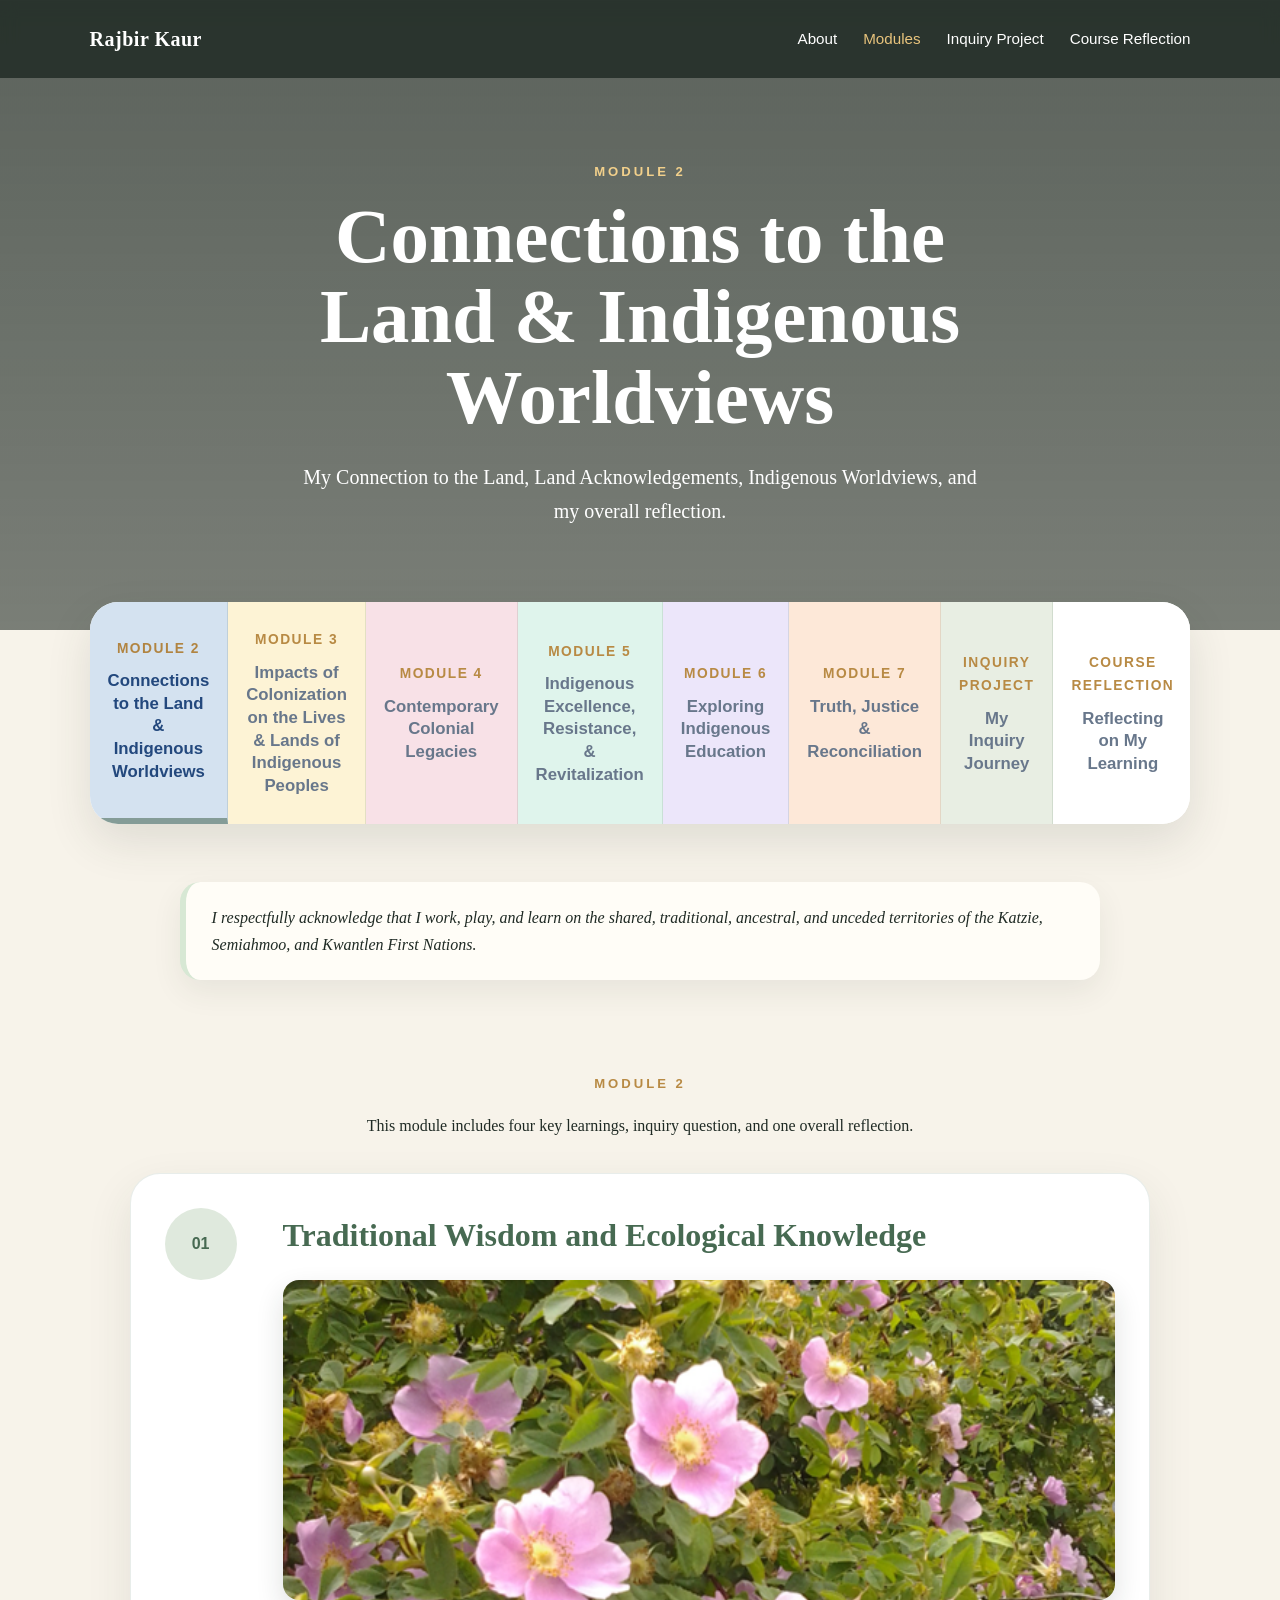
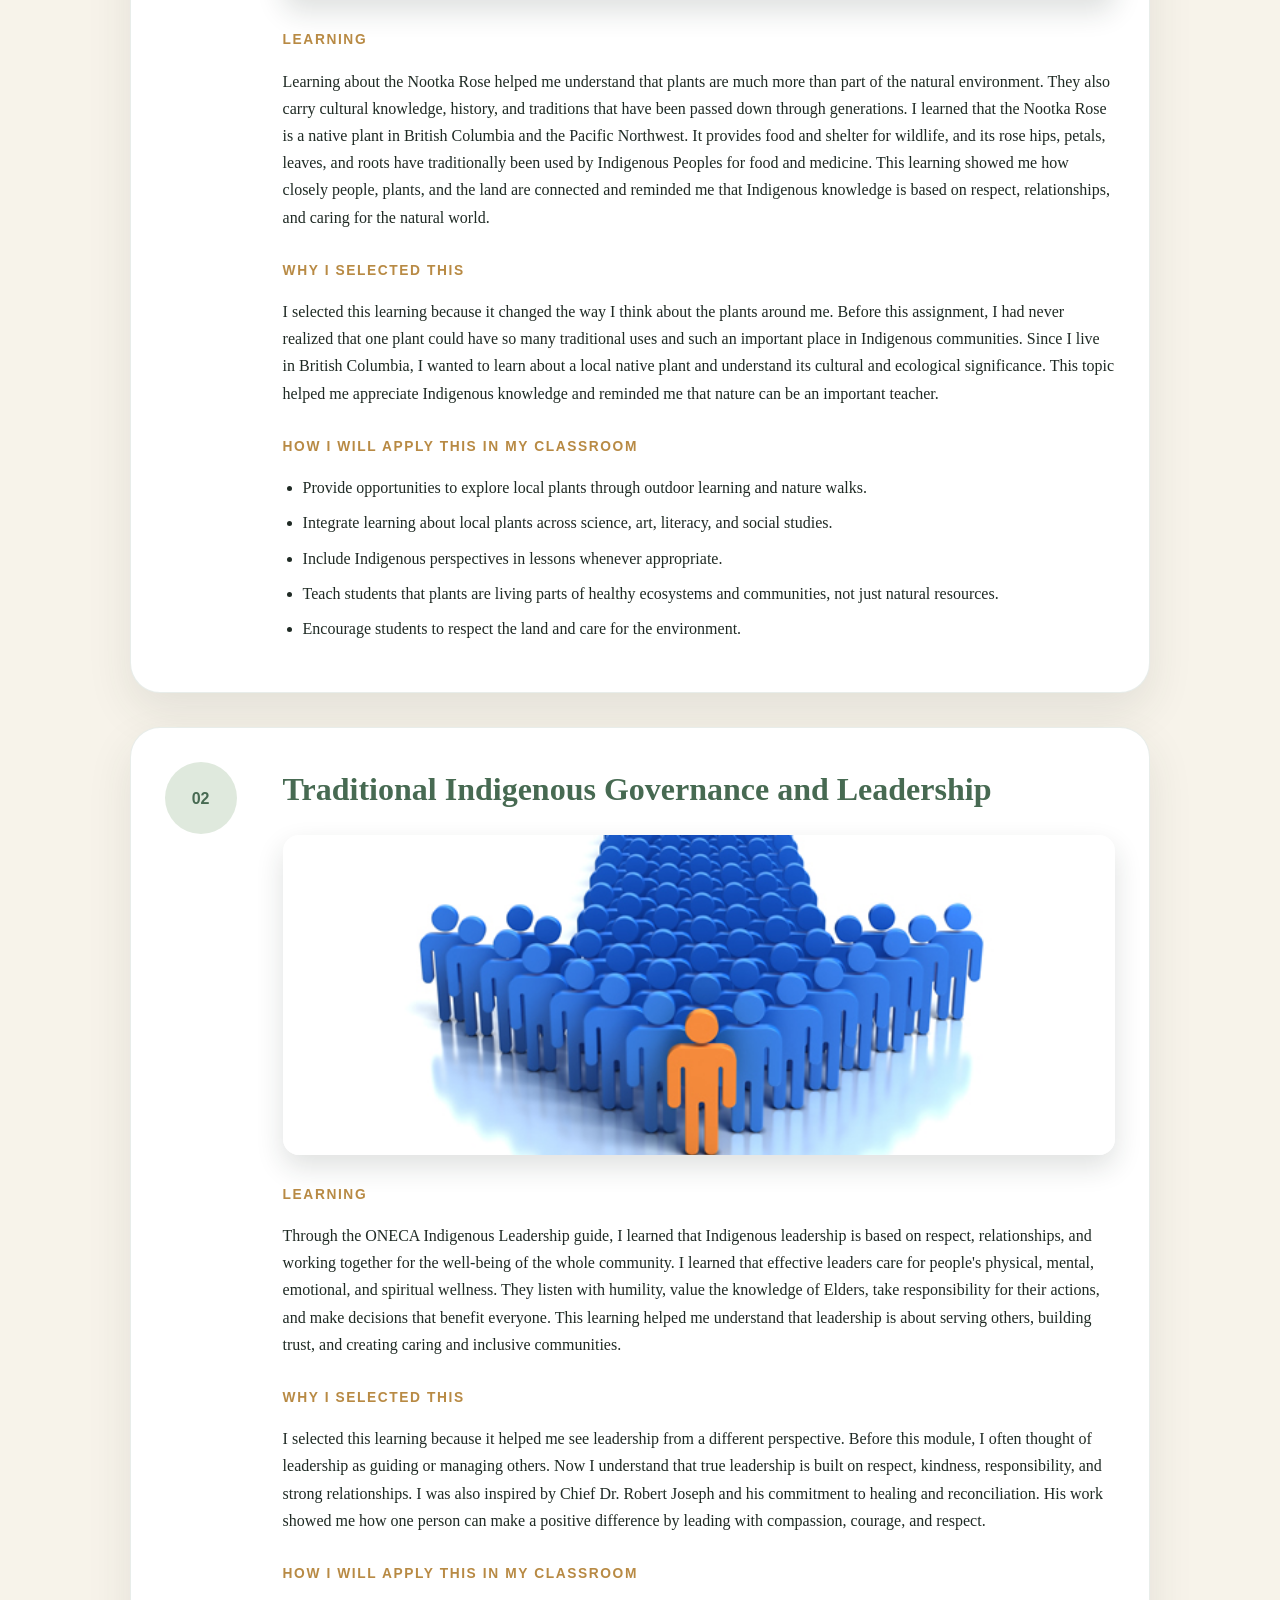
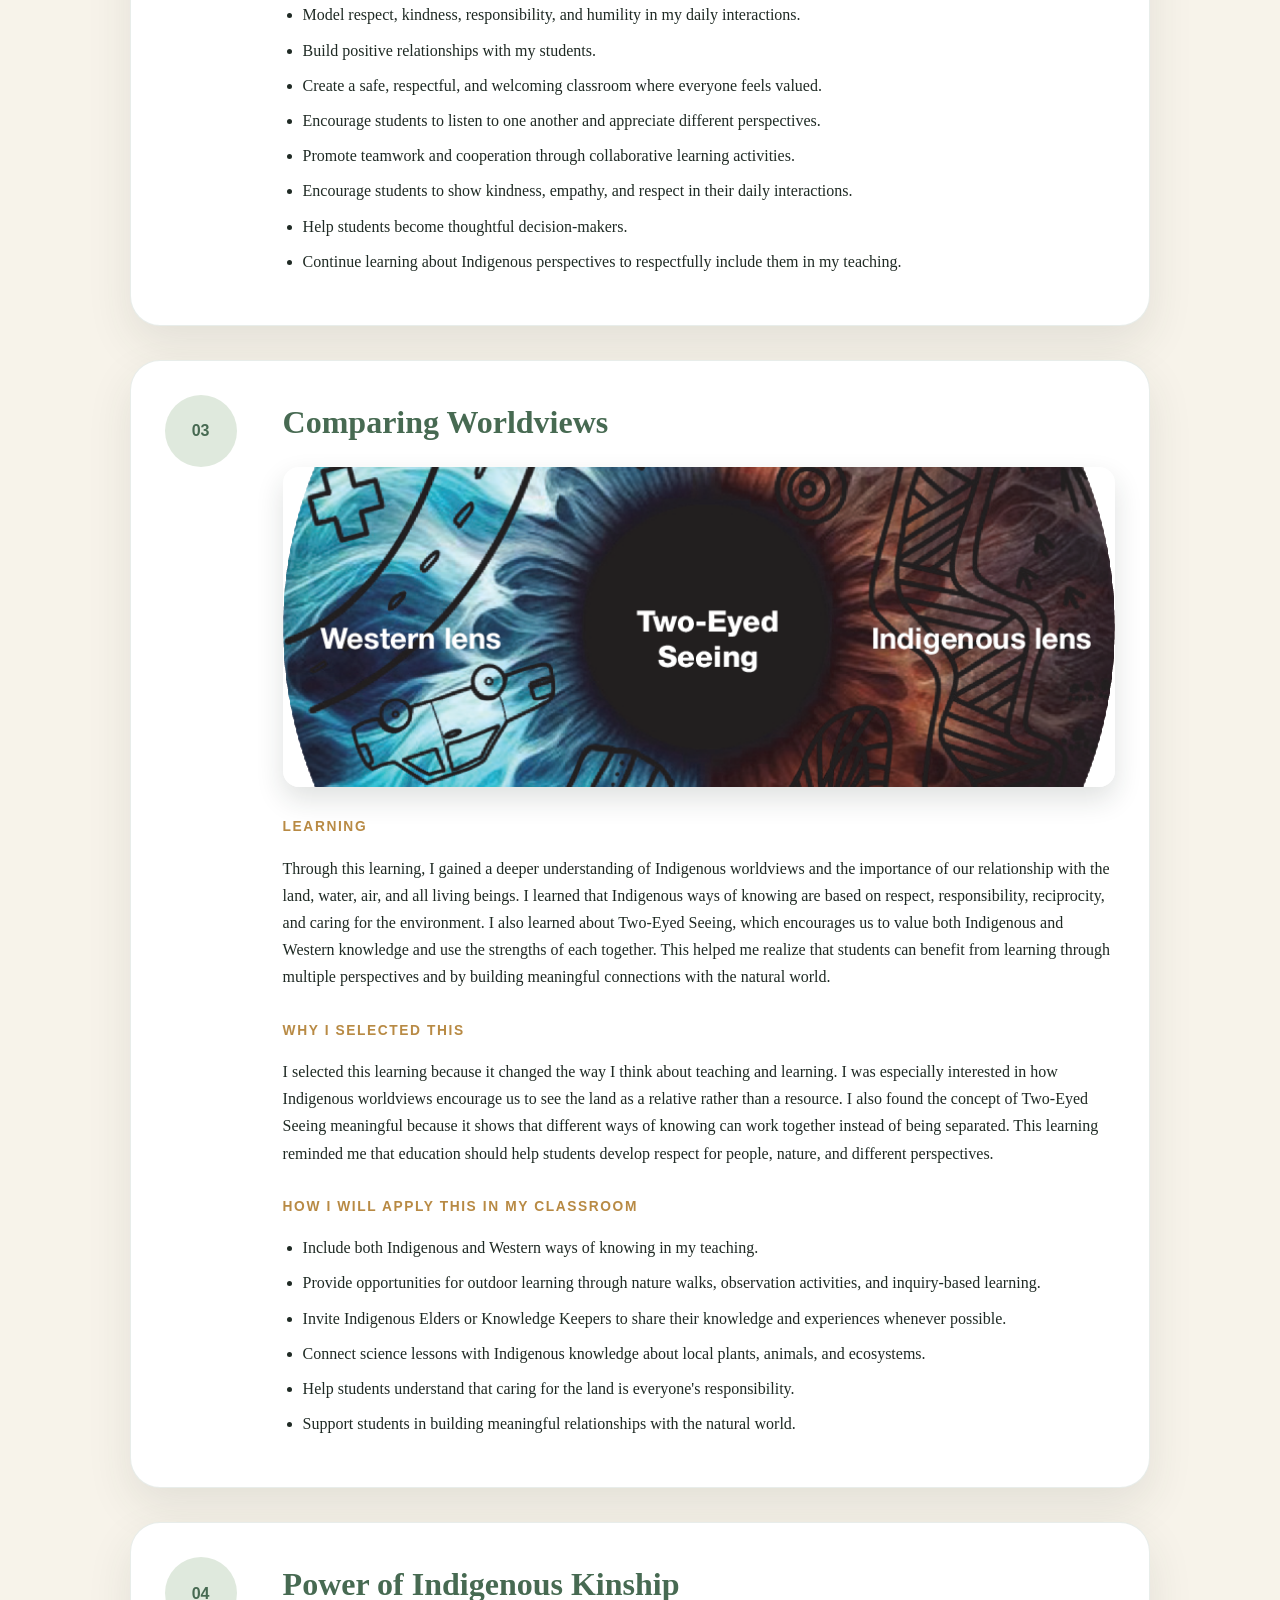
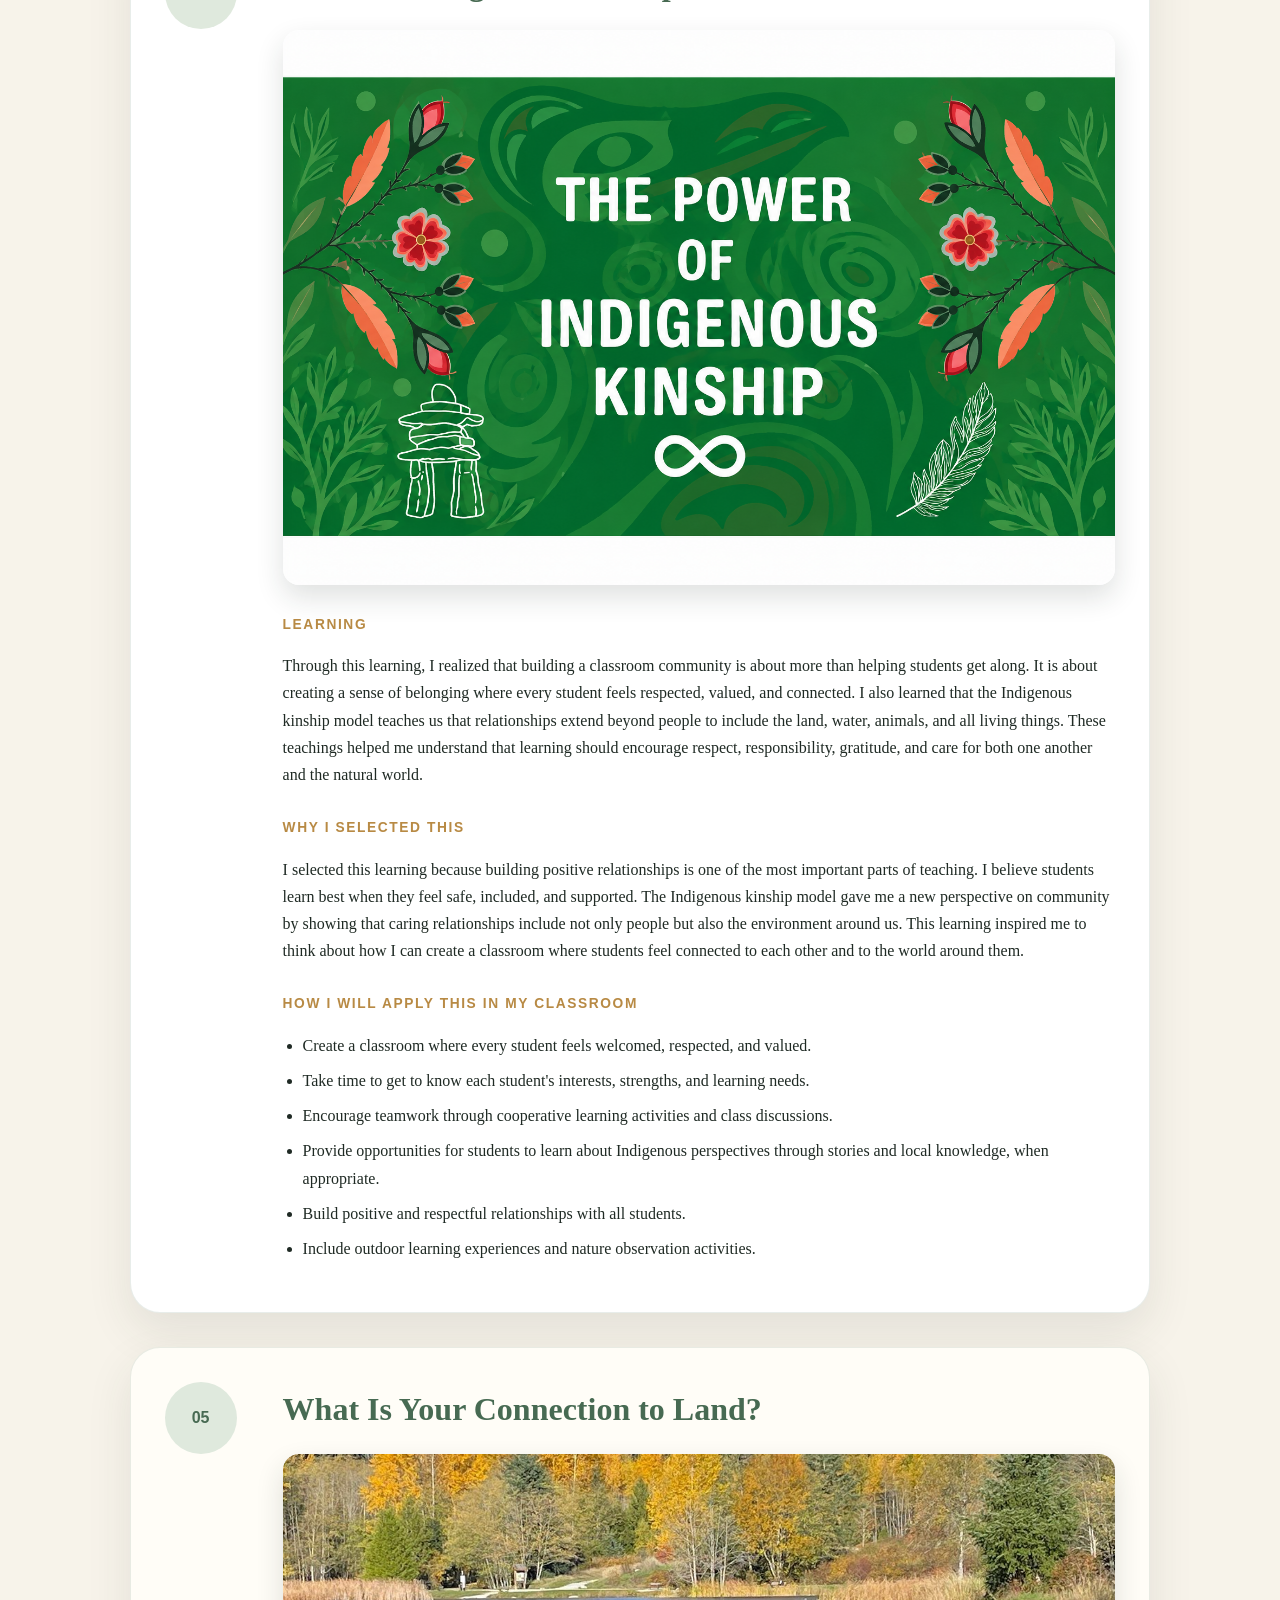
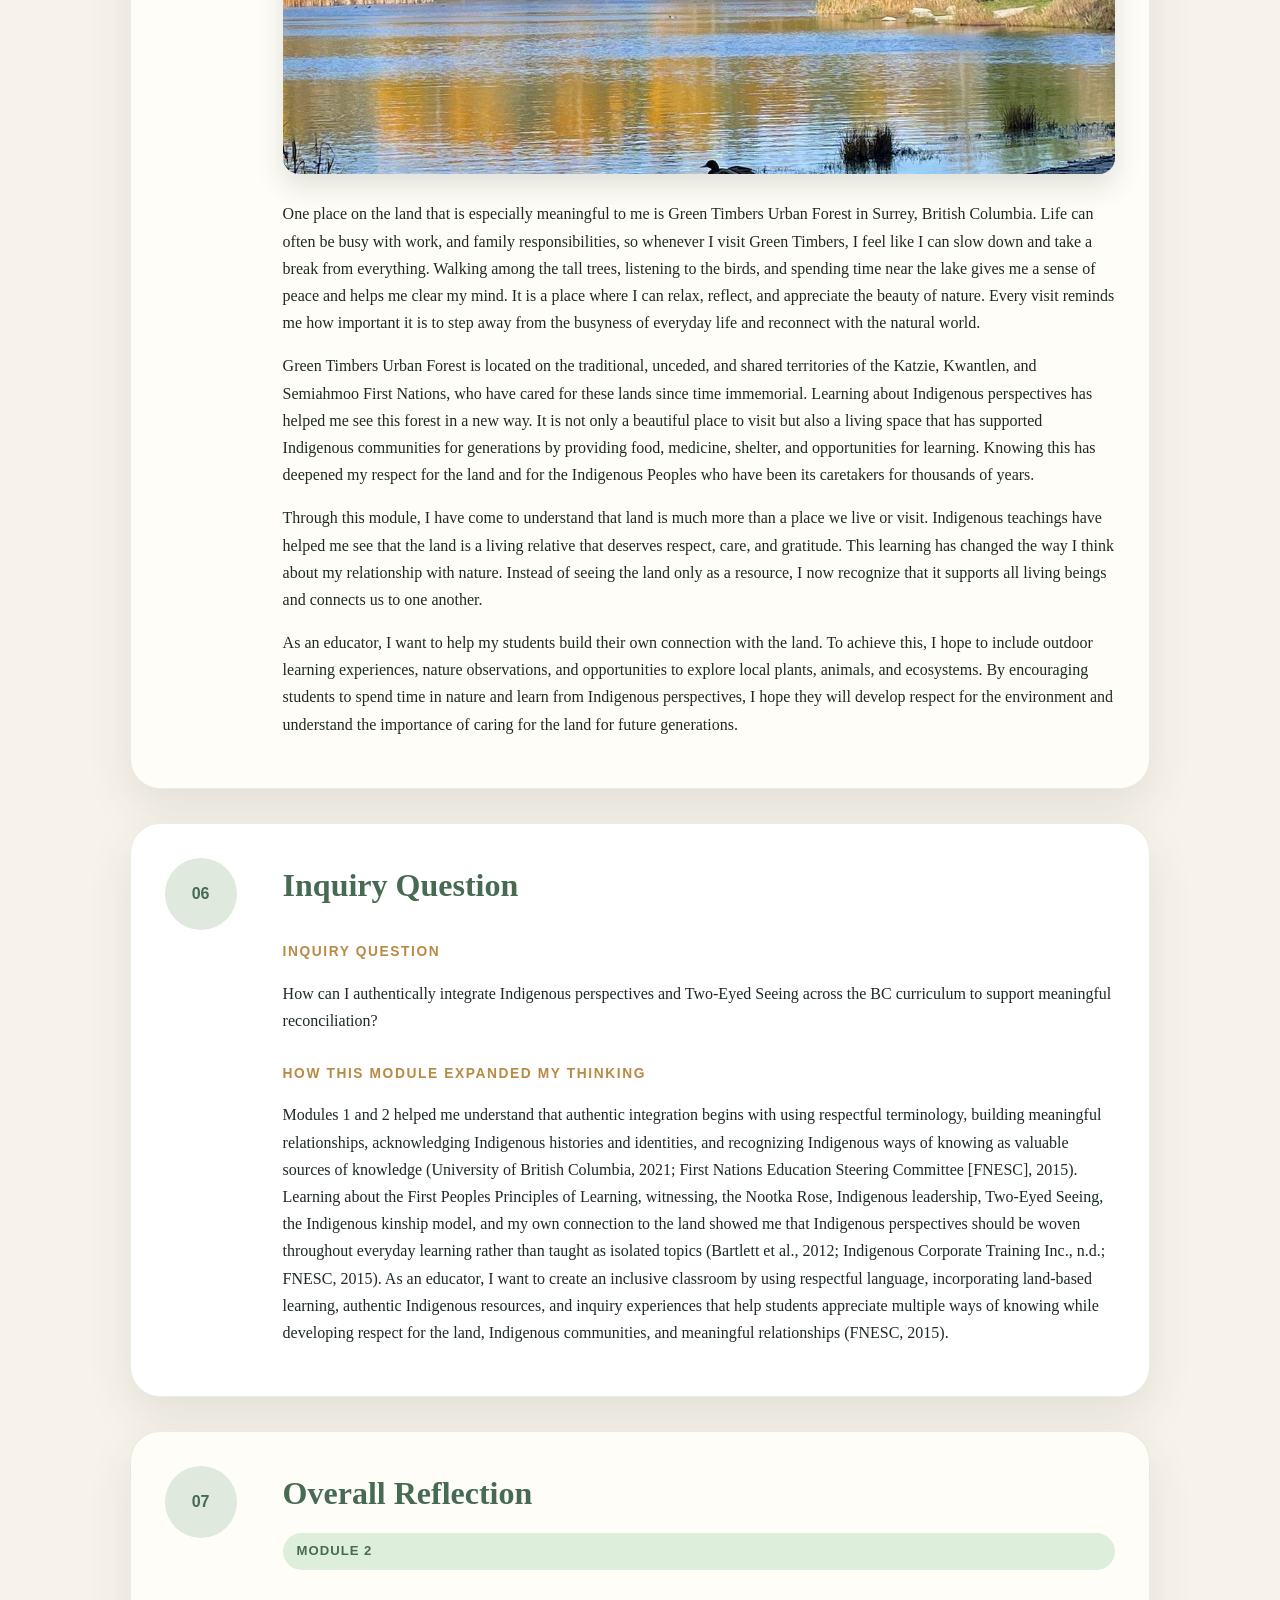
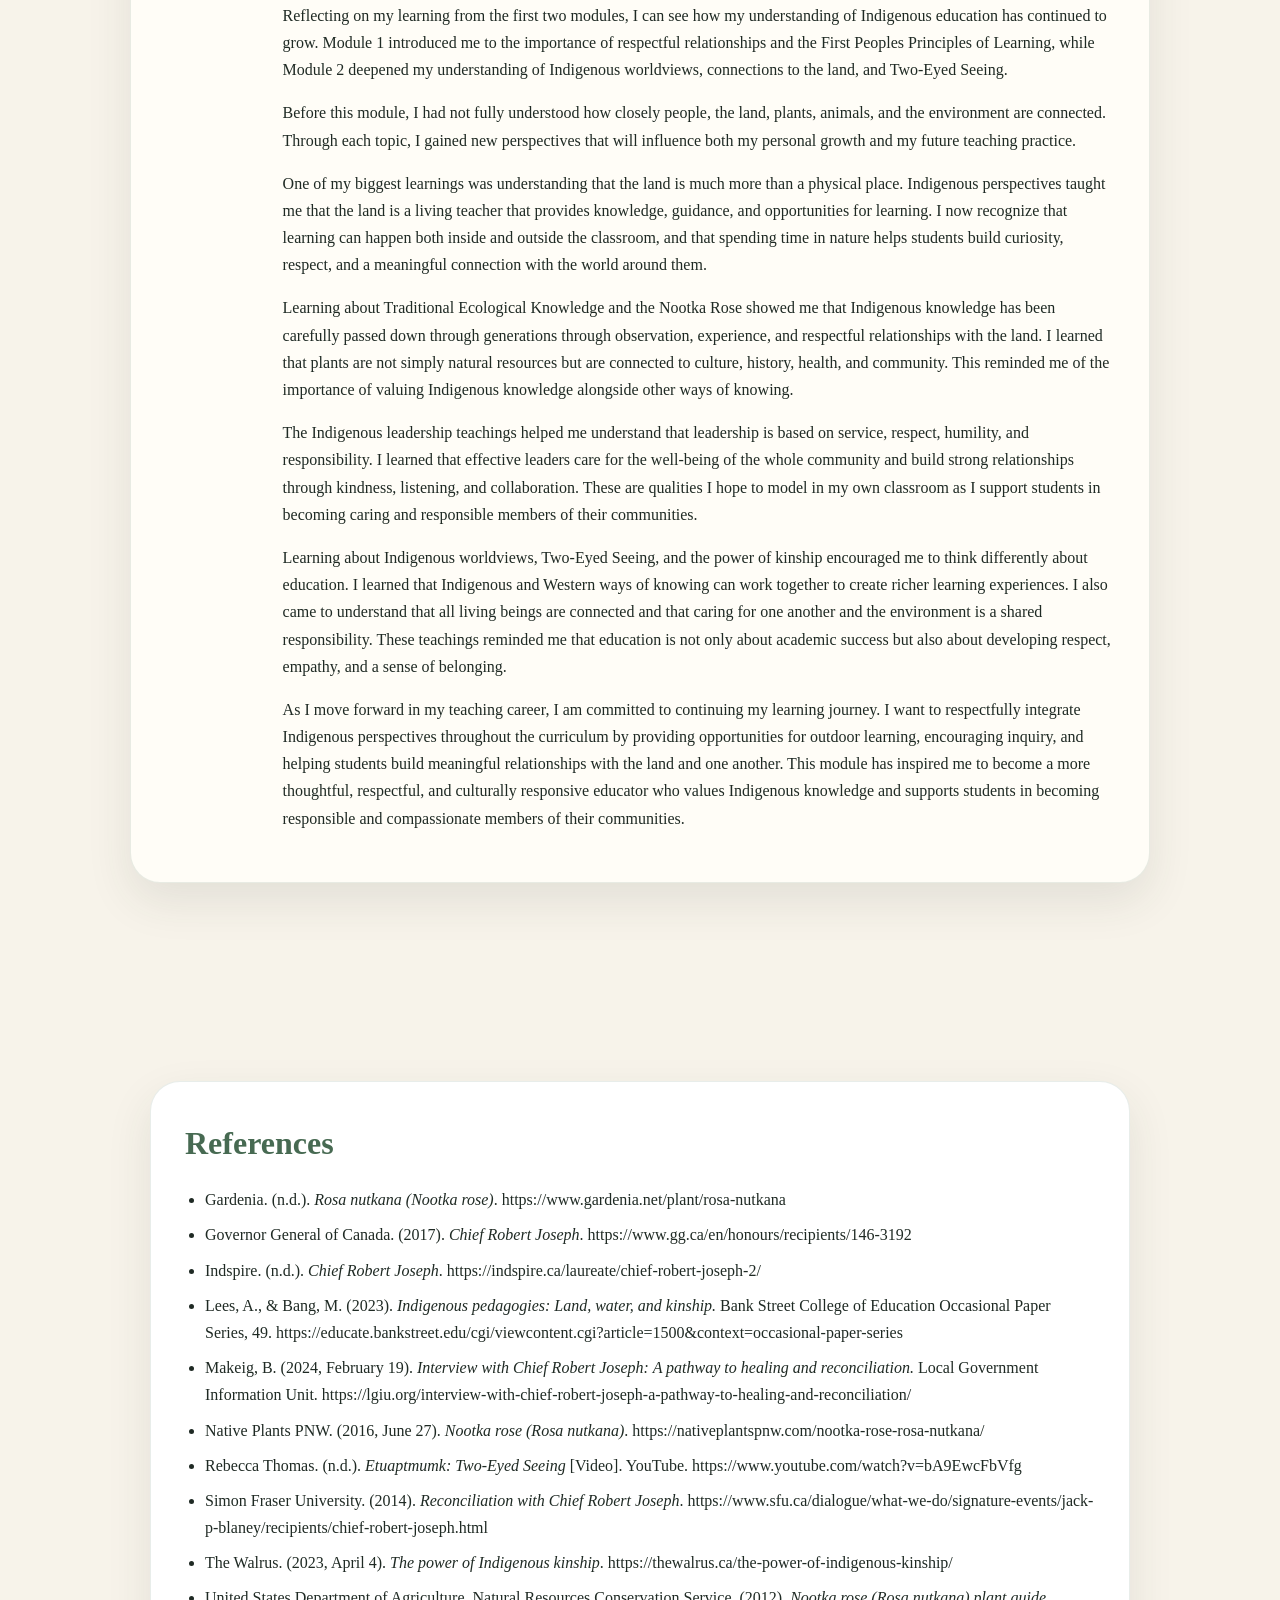
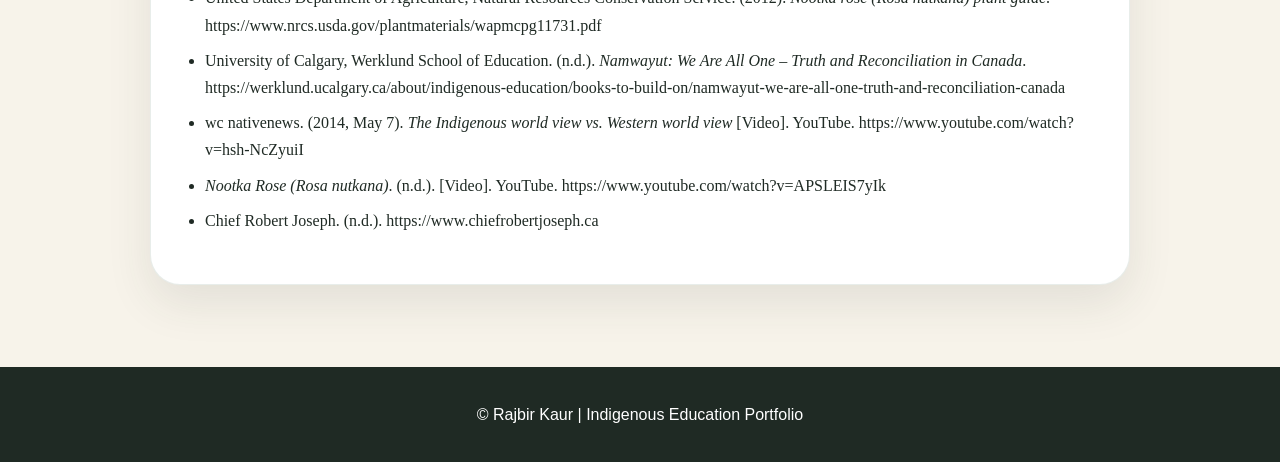
<file: module2.html>
<!DOCTYPE html>

<html lang="en">
<head>
<meta charset="utf-8"/>
<meta content="width=device-width, initial-scale=1.0" name="viewport"/>
<title>Module 2 | Connections to the Land &amp; Indigenous Worldviews</title>
<link href="style.css" rel="stylesheet"/>
</head>
<body>
<header class="hero page-hero">
<nav class="nav">
<a class="logo" href="index.html">Rajbir Kaur</a>
<div class="links">
<a href="index.html#about">About</a>
<a aria-current="page" href="index.html#modules">Modules</a>
<a href="inquiry.html">Inquiry Project</a>
<a href="CourseRefletion.html"> Course Reflection</a>

</div>
</nav>
<div class="hero-content">
<p class="eyebrow">Module 2</p>
<h1>Connections to the Land &amp; Indigenous Worldviews</h1>
<p class="hero-text">My Connection to the Land, Land Acknowledgements, Indigenous Worldviews, and my overall reflection.</p>
</div>
</header>
<div class="top-module-strip"><div class="module-grid">
<a class="module-tile module-2 active" href="module2.html">
<span>Module 2</span>
<strong>Connections to the Land &amp; Indigenous Worldviews</strong>
</a>
<a class="module-tile module-3" href="module3.html">
<span>Module 3</span>
<strong>Impacts of Colonization on the Lives &amp; Lands of Indigenous Peoples</strong>
</a>
<a class="module-tile module-4" href="module4.html">
<span>Module 4</span>
<strong>Contemporary Colonial Legacies</strong>
</a>
<a class="module-tile module-5" href="module5.html">
<span>Module 5</span>
<strong>Indigenous Excellence, Resistance, &amp; Revitalization</strong>
</a>
<a class="module-tile module-6" href="module6.html">
<span>Module 6</span>
<strong>Exploring Indigenous Education</strong>
</a>
<a class="module-tile module-7" href="module7.html">
<span>Module 7</span>
<strong>Truth, Justice &amp; Reconciliation</strong>
</a>
  <a class="module-tile inquiry-tile" href="inquiry.html">
    <span>Inquiry Project</span>
    <strong>My Inquiry Journey</strong>
</a>
  <a class="module-tile reflection-tile" href="CourseReflection.html">
    <span>Course Reflection</span>
    <strong>Reflecting on My Learning</strong>
</a>
</div></div>
<main>
<section class="land-acknowledgement">
<p>I respectfully acknowledge that I work, play, and learn on the shared, traditional, ancestral, and unceded territories of the Katzie, Semiahmoo, and Kwantlen First Nations.</p>
</section>
<section class="section module-page" id="module2">
<div class="section-title center">
<p class="eyebrow">Module 2</p>
<p>This module includes four key learnings, inquiry question, and one overall reflection.</p>
</div>
<article class="learning-card">
<div class="number">01</div>
<div>
<h3>Traditional Wisdom and Ecological Knowledge</h3>
<img src="nootka-rose.png" alt="Nootka Rose" class="topic-image nootka-banner">
<h4>Learning</h4>
<p>Learning about the Nootka Rose helped me understand that plants are much more than part of the natural environment. They also carry cultural knowledge, history, and traditions that have been passed down through generations. I learned that the Nootka Rose is a native plant in British Columbia and the Pacific Northwest. It provides food and shelter for wildlife, and its rose hips, petals, leaves, and roots have traditionally been used by Indigenous Peoples for food and medicine. This learning showed me how closely people, plants, and the land are connected and reminded me that Indigenous knowledge is based on respect, relationships, and caring for the natural world.</p>
<h4>Why I Selected This</h4>
<p>I selected this learning because it changed the way I think about the plants around me. Before this assignment, I had never realized that one plant could have so many traditional uses and such an important place in Indigenous communities. Since I live in British Columbia, I wanted to learn about a local native plant and understand its cultural and ecological significance. This topic helped me appreciate Indigenous knowledge and reminded me that nature can be an important teacher.</p>
<h4>How I Will Apply This in My Classroom</h4>
<ul>
<li>Provide opportunities to explore local plants through outdoor learning and nature walks.</li>
<li>Integrate learning about local plants across science, art, literacy, and social studies.</li>
<li>Include Indigenous perspectives in lessons whenever appropriate.</li>
<li>Teach students that plants are living parts of healthy ecosystems and communities, not just natural resources.</li>
<li>Encourage students to respect the land and care for the environment.</li>
</ul>
</div>
</article>
<article class="learning-card">
<div class="number">02</div>
<div>
<h3>Traditional Indigenous Governance and Leadership</h3>
<img alt="Leadership" class="topic-image" src="Leadership.jpg"/>
<h4>Learning</h4>
<p>Through the ONECA Indigenous Leadership guide, I learned that Indigenous leadership is based on respect, relationships, and working together for the well-being of the whole community. I learned that effective leaders care for people's physical, mental, emotional, and spiritual wellness. They listen with humility, value the knowledge of Elders, take responsibility for their actions, and make decisions that benefit everyone. This learning helped me understand that leadership is about serving others, building trust, and creating caring and inclusive communities.</p>
<h4>Why I Selected This</h4>
<p>I selected this learning because it helped me see leadership from a different perspective. Before this module, I often thought of leadership as guiding or managing others. Now I understand that true leadership is built on respect, kindness, responsibility, and strong relationships. I was also inspired by Chief Dr. Robert Joseph and his commitment to healing and reconciliation. His work showed me how one person can make a positive difference by leading with compassion, courage, and respect.</p>
<h4>How I Will Apply This in My Classroom</h4>
<ul>
<li>Model respect, kindness, responsibility, and humility in my daily interactions.</li>
<li>Build positive relationships with my students.</li>
<li>Create a safe, respectful, and welcoming classroom where everyone feels valued.</li>
<li>Encourage students to listen to one another and appreciate different perspectives.</li>
<li>Promote teamwork and cooperation through collaborative learning activities.</li>
<li>Encourage students to show kindness, empathy, and respect in their daily interactions.</li>
<li>Help students become thoughtful decision-makers.</li>
<li>Continue learning about Indigenous perspectives to respectfully include them in my teaching.</li>
</ul>
</div>
</article>
<article class="learning-card">
<div class="number">03</div>
<div>
<h3>Comparing Worldviews</h3>
<img alt="Two-eyed Seeing" class="topic-image" src="Two-eyed-seeing.png"/>
<h4>Learning</h4>
<p>Through this learning, I gained a deeper understanding of Indigenous worldviews and the importance of our relationship with the land, water, air, and all living beings. I learned that Indigenous ways of knowing are based on respect, responsibility, reciprocity, and caring for the environment. I also learned about Two-Eyed Seeing, which encourages us to value both Indigenous and Western knowledge and use the strengths of each together. This helped me realize that students can benefit from learning through multiple perspectives and by building meaningful connections with the natural world.</p>
<h4>Why I Selected This</h4>
<p>I selected this learning because it changed the way I think about teaching and learning. I was especially interested in how Indigenous worldviews encourage us to see the land as a relative rather than a resource. I also found the concept of Two-Eyed Seeing meaningful because it shows that different ways of knowing can work together instead of being separated. This learning reminded me that education should help students develop respect for people, nature, and different perspectives.</p>
<h4>How I Will Apply This in My Classroom</h4>
<ul>
<li>Include both Indigenous and Western ways of knowing in my teaching.</li>
<li>Provide opportunities for outdoor learning through nature walks, observation activities, and inquiry-based learning.</li>
<li>Invite Indigenous Elders or Knowledge Keepers to share their knowledge and experiences whenever possible.</li>
<li>Connect science lessons with Indigenous knowledge about local plants, animals, and ecosystems.</li>
<li>Help students understand that caring for the land is everyone's responsibility.</li>
<li>Support students in building meaningful relationships with the natural world.</li>
</ul>
</div>
</article>
<article class="learning-card">
<div class="number">04</div>
<div>
<h3>Power of Indigenous Kinship </h3>
<img
  src="Power-of-kinship.png"
  alt="The Power of Indigenous Kinship"
  style="display:block; width:100%; max-width:900px; height:auto; margin:18px auto 26px; border-radius:16px; box-shadow:0 12px 28px rgba(30,45,36,.14);">
<h4>Learning</h4>
<p>Through this learning, I realized that building a classroom community is about more than helping students get along. It is about creating a sense of belonging where every student feels respected, valued, and connected. I also learned that the Indigenous kinship model teaches us that relationships extend beyond people to include the land, water, animals, and all living things. These teachings helped me understand that learning should encourage respect, responsibility, gratitude, and care for both one another and the natural world.</p>
<h4>Why I Selected This</h4>
<p>I selected this learning because building positive relationships is one of the most important parts of teaching. I believe students learn best when they feel safe, included, and supported. The Indigenous kinship model gave me a new perspective on community by showing that caring relationships include not only people but also the environment around us. This learning inspired me to think about how I can create a classroom where students feel connected to each other and to the world around them.</p>
<h4>How I Will Apply This in My Classroom</h4>
<ul>
<li>Create a classroom where every student feels welcomed, respected, and valued.</li>
<li>Take time to get to know each student's interests, strengths, and learning needs.</li>
<li>Encourage teamwork through cooperative learning activities and class discussions.</li>
<li>Provide opportunities for students to learn about Indigenous perspectives through stories and local knowledge, when appropriate.</li>
<li>Build positive and respectful relationships with all students.</li>
<li>Include outdoor learning experiences and nature observation activities.</li>
</ul>
</div>
</article>
<article class="learning-card reflection-card" id="reflection">
<div class="number">05</div>
<div>
<h3>What Is Your Connection to Land?</h3>
<img alt="Green Timbers Forest" class="topic-image" src="Green-Timbers-Forest.jpg"/>
<p>One place on the land that is especially meaningful to me is Green Timbers Urban Forest in Surrey, British Columbia. Life can often be busy with work, and family responsibilities, so whenever I visit Green Timbers, I feel like I can slow down and take a break from everything. Walking among the tall trees, listening to the birds, and spending time near the lake gives me a sense of peace and helps me clear my mind. It is a place where I can relax, reflect, and appreciate the beauty of nature. Every visit reminds me how important it is to step away from the busyness of everyday life and reconnect with the natural world.</p>
<p>Green Timbers Urban Forest is located on the traditional, unceded, and shared territories of the Katzie, Kwantlen, and Semiahmoo First Nations, who have cared for these lands since time immemorial. Learning about Indigenous perspectives has helped me see this forest in a new way. It is not only a beautiful place to visit but also a living space that has supported Indigenous communities for generations by providing food, medicine, shelter, and opportunities for learning. Knowing this has deepened my respect for the land and for the Indigenous Peoples who have been its caretakers for thousands of years.</p>
<p>Through this module, I have come to understand that land is much more than a place we live or visit. Indigenous teachings have helped me see that the land is a living relative that deserves respect, care, and gratitude. This learning has changed the way I think about my relationship with nature. Instead of seeing the land only as a resource, I now recognize that it supports all living beings and connects us to one another.</p>
<p>As an educator, I want to help my students build their own connection with the land. To achieve this, I hope to include outdoor learning experiences, nature observations, and opportunities to explore local plants, animals, and ecosystems. By encouraging students to spend time in nature and learn from Indigenous perspectives, I hope they will develop respect for the environment and understand the importance of caring for the land for future generations.</p>
</div>
</article>
  <article class="learning-card">
<div class="number">06</div>
<div>
<h3>Inquiry Question</h3>
  <h4>Inquiry Question</h4>
    <p>How can I authentically integrate Indigenous perspectives and Two-Eyed Seeing across the BC curriculum to support meaningful reconciliation?</p>
  <h4>How This Module Expanded My Thinking</h4>
    <p>Modules 1 and 2 helped me understand that authentic integration begins with using respectful terminology, building meaningful relationships, acknowledging Indigenous histories and identities, and recognizing Indigenous ways of knowing as valuable sources of knowledge (University of British Columbia, 2021; First Nations Education Steering Committee [FNESC], 2015). Learning about the First Peoples Principles of Learning, witnessing, the Nootka Rose, Indigenous leadership, Two-Eyed Seeing, the Indigenous kinship model, and my own connection to the land showed me that Indigenous perspectives should be woven throughout everyday learning rather than taught as isolated topics (Bartlett et al., 2012; Indigenous Corporate Training Inc., n.d.; FNESC, 2015). As an educator, I want to create an inclusive classroom by using respectful language, incorporating land-based learning, authentic Indigenous resources, and inquiry experiences that help students appreciate multiple ways of knowing while developing respect for the land, Indigenous communities, and meaningful relationships (FNESC, 2015).</p>
</div>
  </article>
<article class="learning-card reflection-card" id="reflection">
<div class="number">07</div>
<div>
<h3>Overall Reflection</h3>
<p class="module-label">Module 2</p>
<p>Reflecting on my learning from the first two modules, I can see how my understanding of Indigenous education has continued to grow. Module 1 introduced me to the importance of respectful relationships and the First Peoples Principles of Learning, while Module 2 deepened my understanding of Indigenous worldviews, connections to the land, and Two-Eyed Seeing.</p>
<p>Before this module, I had not fully understood how closely people, the land, plants, animals, and the environment are connected. Through each topic, I gained new perspectives that will influence both my personal growth and my future teaching practice.</p>
<p>One of my biggest learnings was understanding that the land is much more than a physical place. Indigenous perspectives taught me that the land is a living teacher that provides knowledge, guidance, and opportunities for learning. I now recognize that learning can happen both inside and outside the classroom, and that spending time in nature helps students build curiosity, respect, and a meaningful connection with the world around them.</p>
<p>Learning about Traditional Ecological Knowledge and the Nootka Rose showed me that Indigenous knowledge has been carefully passed down through generations through observation, experience, and respectful relationships with the land. I learned that plants are not simply natural resources but are connected to culture, history, health, and community. This reminded me of the importance of valuing Indigenous knowledge alongside other ways of knowing.</p>
<p>The Indigenous leadership teachings helped me understand that leadership is based on service, respect, humility, and responsibility. I learned that effective leaders care for the well-being of the whole community and build strong relationships through kindness, listening, and collaboration. These are qualities I hope to model in my own classroom as I support students in becoming caring and responsible members of their communities.</p>
<p>Learning about Indigenous worldviews, Two-Eyed Seeing, and the power of kinship encouraged me to think differently about education. I learned that Indigenous and Western ways of knowing can work together to create richer learning experiences. I also came to understand that all living beings are connected and that caring for one another and the environment is a shared responsibility. These teachings reminded me that education is not only about academic success but also about developing respect, empathy, and a sense of belonging.</p>
<p>As I move forward in my teaching career, I am committed to continuing my learning journey. I want to respectfully integrate Indigenous perspectives throughout the curriculum by providing opportunities for outdoor learning, encouraging inquiry, and helping students build meaningful relationships with the land and one another. This module has inspired me to become a more thoughtful, respectful, and culturally responsive educator who values Indigenous knowledge and supports students in becoming responsible and compassionate members of their communities.</p>
</div>
</article>
</section>
<section class="section references" id="references">
<div class="card wide">
<h3>References</h3>
<ul>
<li>Gardenia. (n.d.). <em>Rosa nutkana (Nootka rose)</em>. https://www.gardenia.net/plant/rosa-nutkana</li>
<li>Governor General of Canada. (2017). <em>Chief Robert Joseph</em>. https://www.gg.ca/en/honours/recipients/146-3192</li>
<li>Indspire. (n.d.). <em>Chief Robert Joseph</em>. https://indspire.ca/laureate/chief-robert-joseph-2/</li>
<li>Lees, A., &amp; Bang, M. (2023). <em>Indigenous pedagogies: Land, water, and kinship.</em> Bank Street College of Education Occasional Paper Series, 49. https://educate.bankstreet.edu/cgi/viewcontent.cgi?article=1500&amp;context=occasional-paper-series</li>
<li>Makeig, B. (2024, February 19). <em>Interview with Chief Robert Joseph: A pathway to healing and reconciliation.</em> Local Government Information Unit. https://lgiu.org/interview-with-chief-robert-joseph-a-pathway-to-healing-and-reconciliation/</li>
<li>Native Plants PNW. (2016, June 27). <em>Nootka rose (Rosa nutkana)</em>. https://nativeplantspnw.com/nootka-rose-rosa-nutkana/</li>
<li>Rebecca Thomas. (n.d.). <em>Etuaptmumk: Two-Eyed Seeing</em> [Video]. YouTube. https://www.youtube.com/watch?v=bA9EwcFbVfg</li>
<li>Simon Fraser University. (2014). <em>Reconciliation with Chief Robert Joseph</em>. https://www.sfu.ca/dialogue/what-we-do/signature-events/jack-p-blaney/recipients/chief-robert-joseph.html</li>
<li>The Walrus. (2023, April 4). <em>The power of Indigenous kinship</em>. https://thewalrus.ca/the-power-of-indigenous-kinship/</li>
<li>United States Department of Agriculture, Natural Resources Conservation Service. (2012). <em>Nootka rose (Rosa nutkana) plant guide</em>. https://www.nrcs.usda.gov/plantmaterials/wapmcpg11731.pdf</li>
<li>University of Calgary, Werklund School of Education. (n.d.). <em>Namwayut: We Are All One – Truth and Reconciliation in Canada</em>. https://werklund.ucalgary.ca/about/indigenous-education/books-to-build-on/namwayut-we-are-all-one-truth-and-reconciliation-canada</li>
<li>wc nativenews. (2014, May 7). <em>The Indigenous world view vs. Western world view</em> [Video]. YouTube. https://www.youtube.com/watch?v=hsh-NcZyuiI</li>
<li><em>Nootka Rose (Rosa nutkana)</em>. (n.d.). [Video]. YouTube. https://www.youtube.com/watch?v=APSLEIS7yIk</li>
<li>Chief Robert Joseph. (n.d.). https://www.chiefrobertjoseph.ca</li>
</ul>
</div>
</section></main>
<footer>© Rajbir Kaur | Indigenous Education Portfolio</footer>
</body>
</html>
</file>
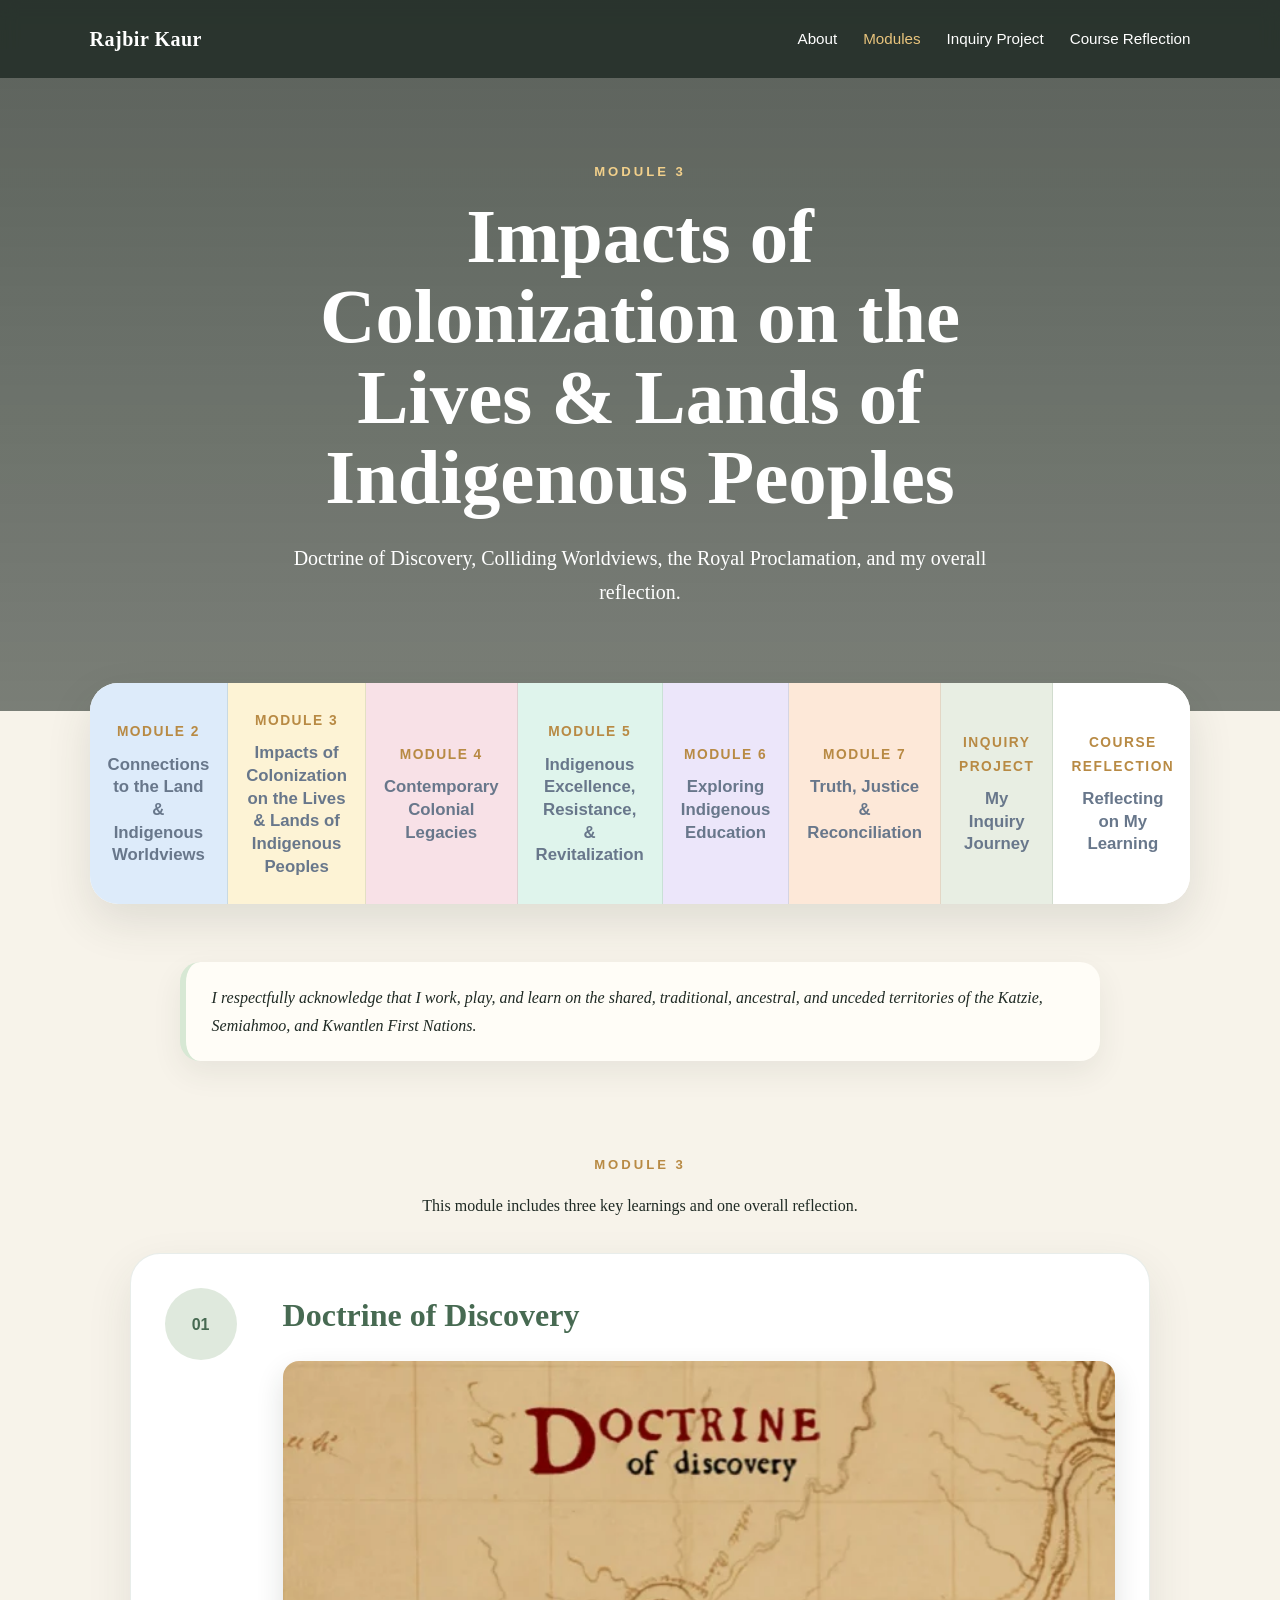
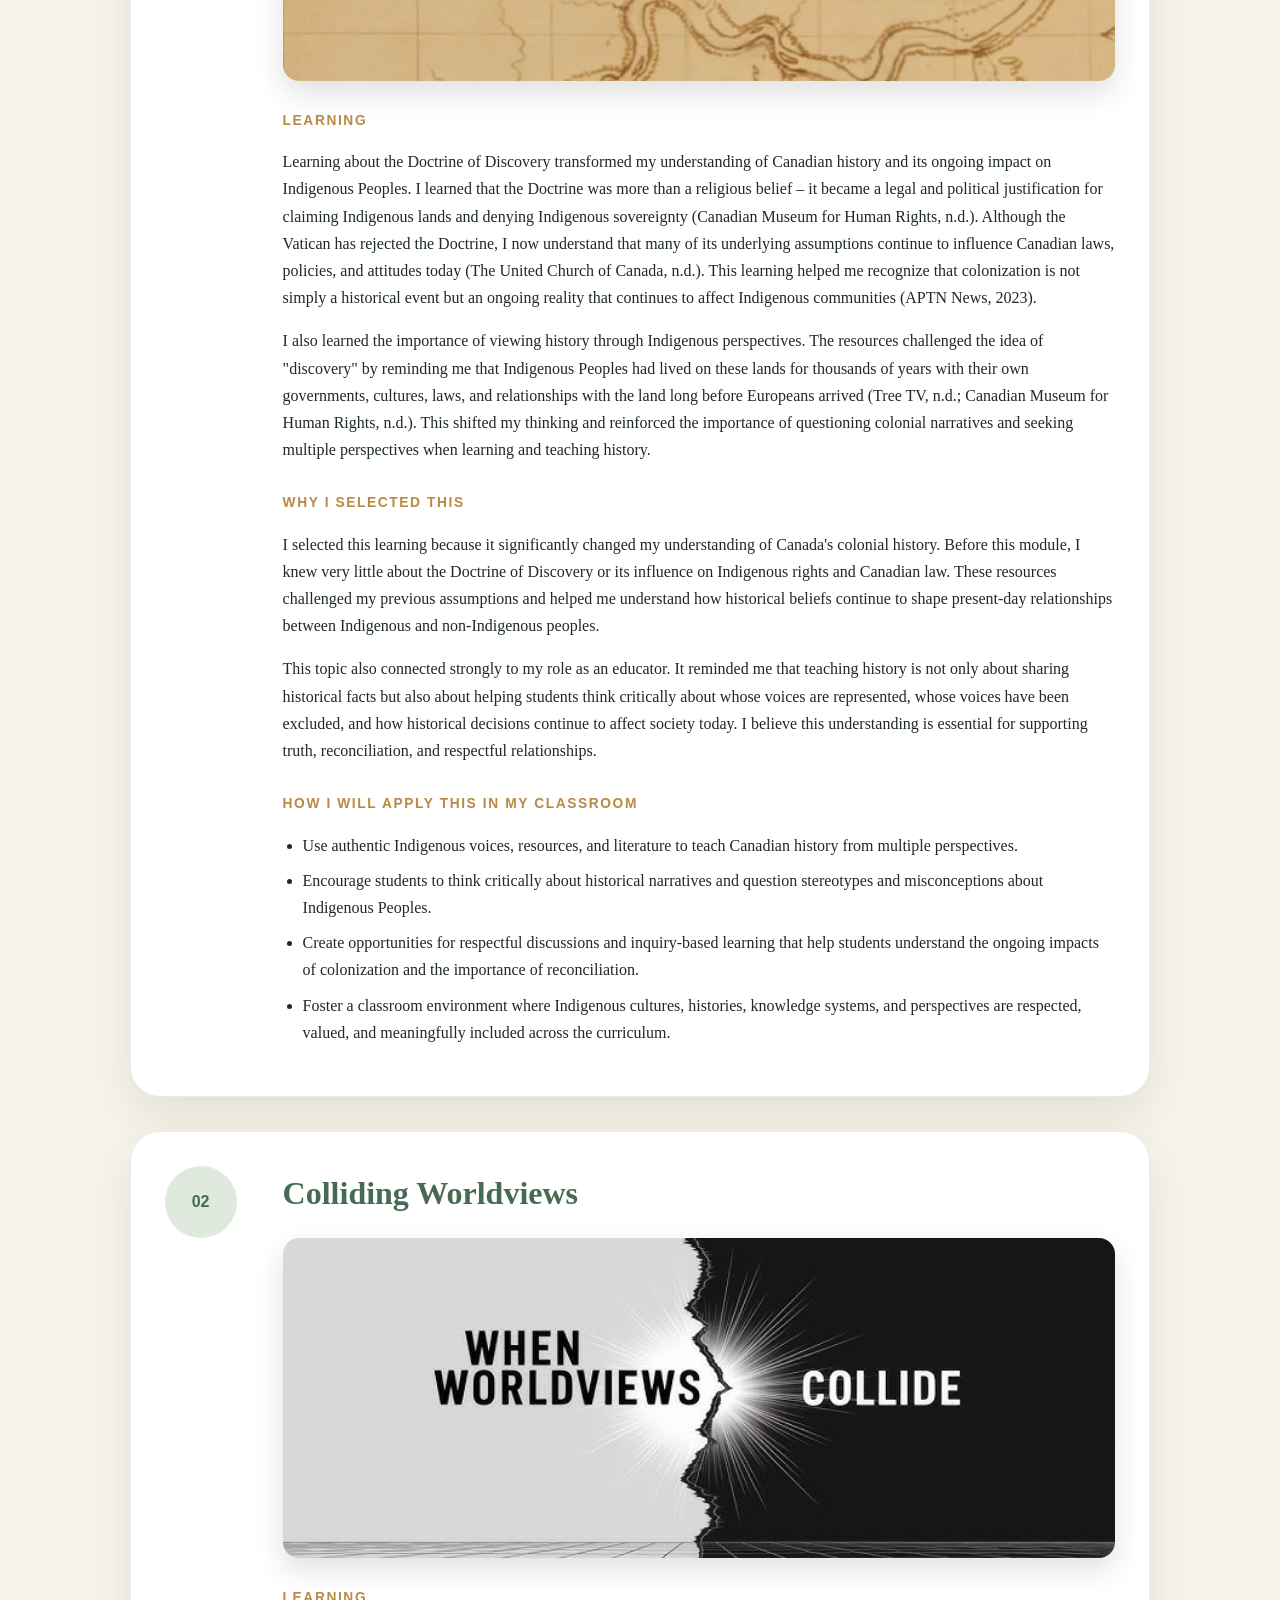
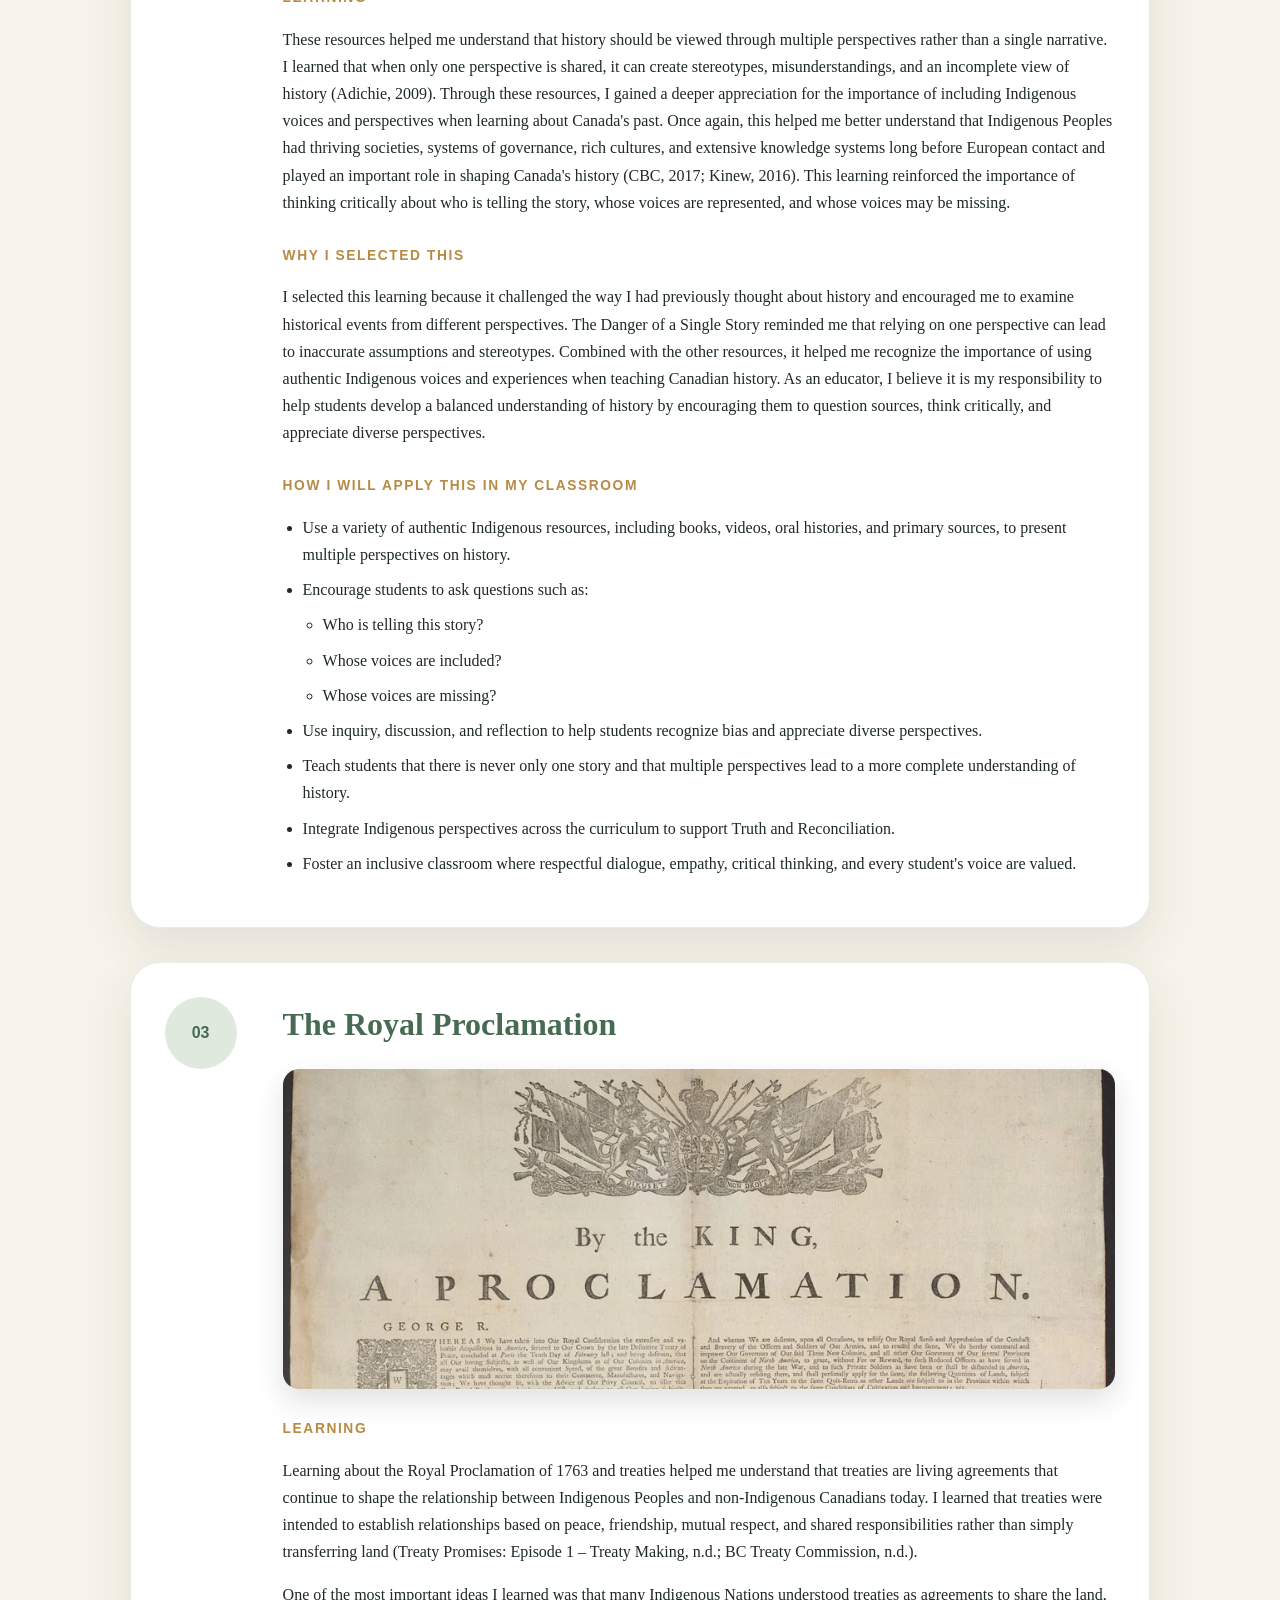
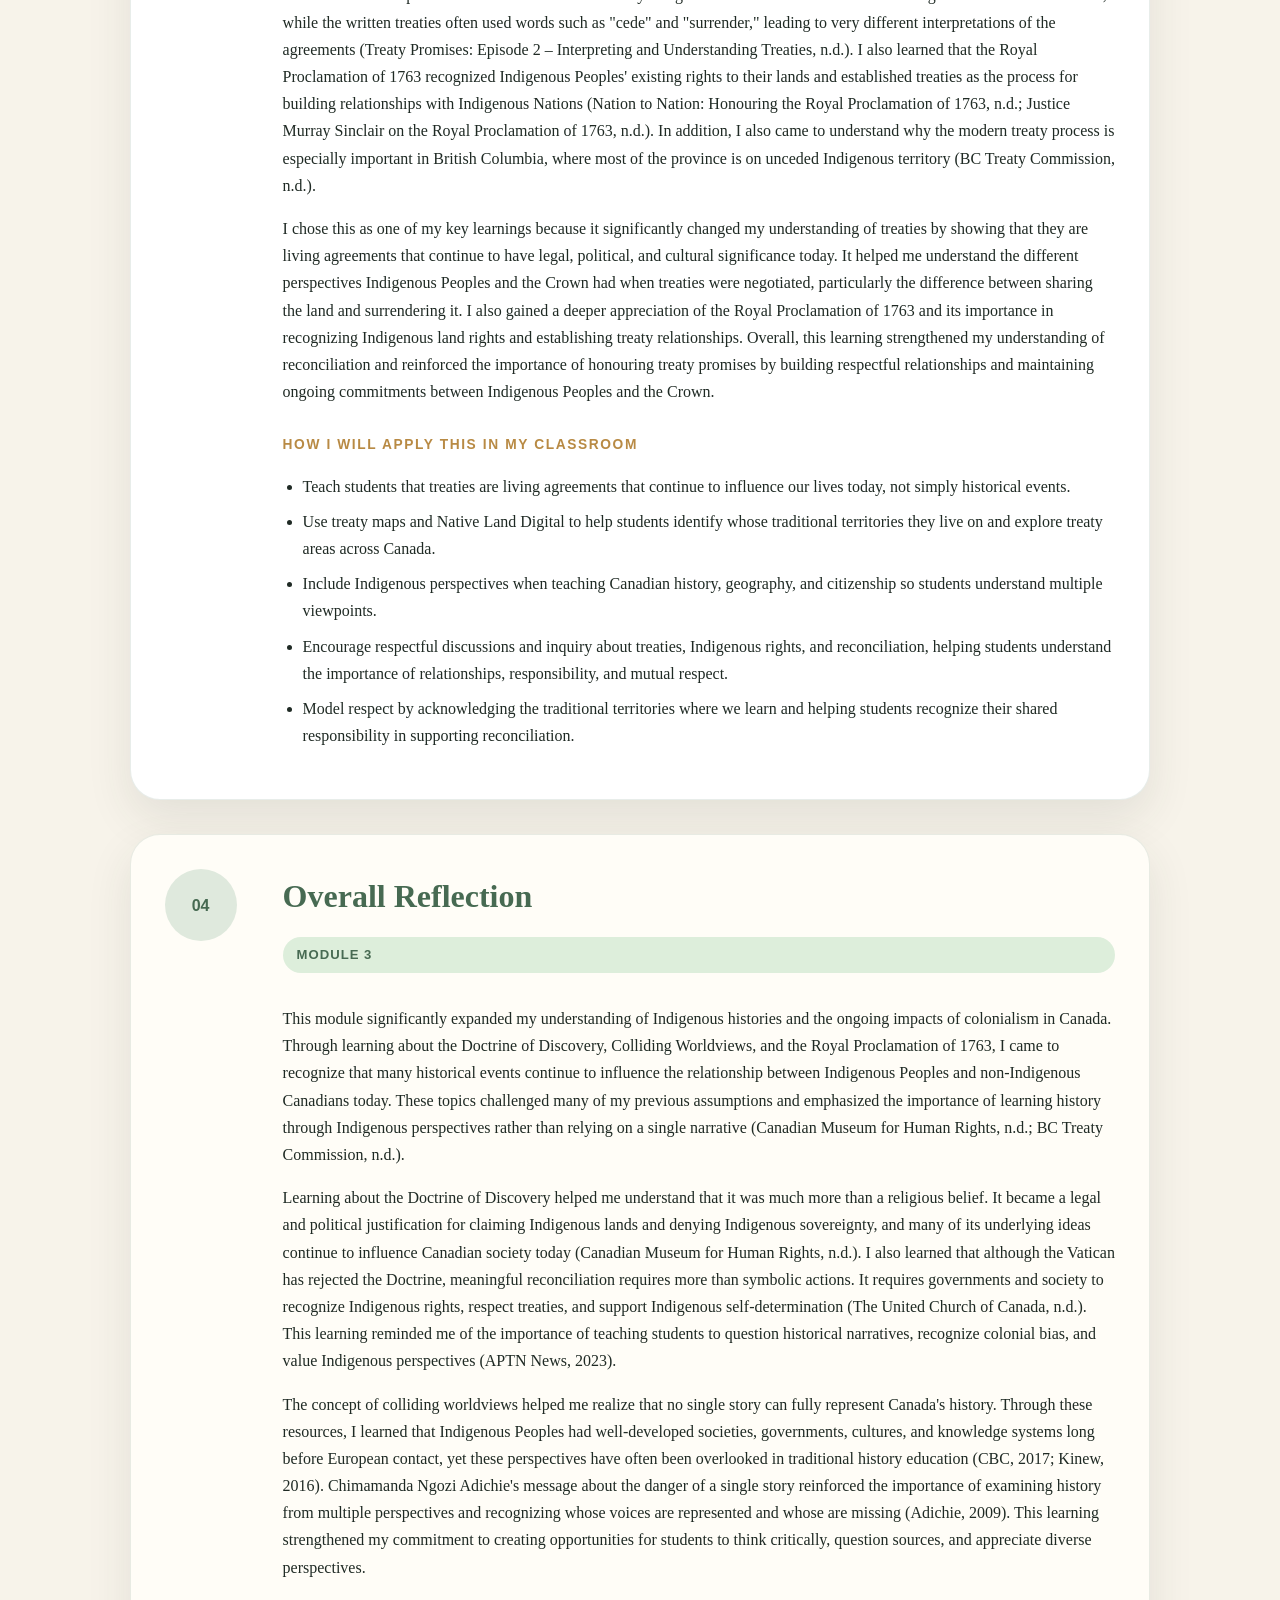
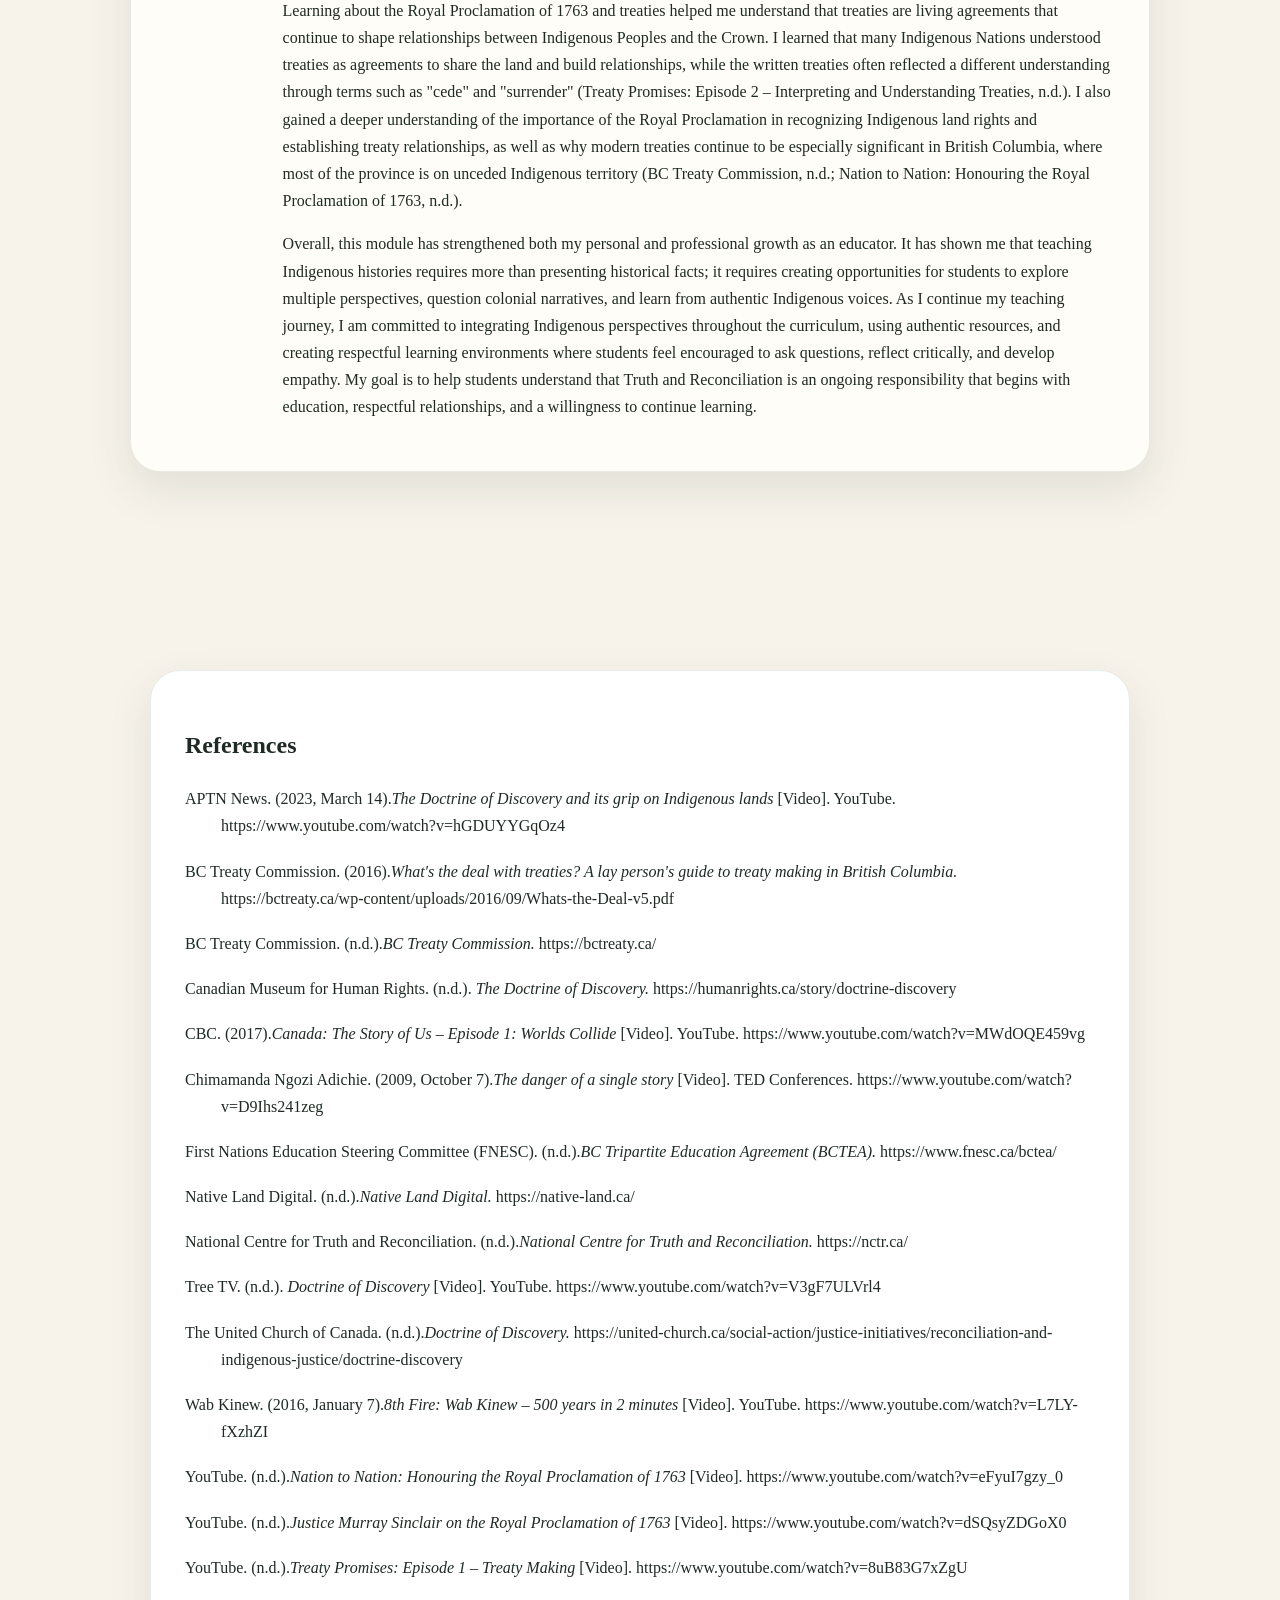
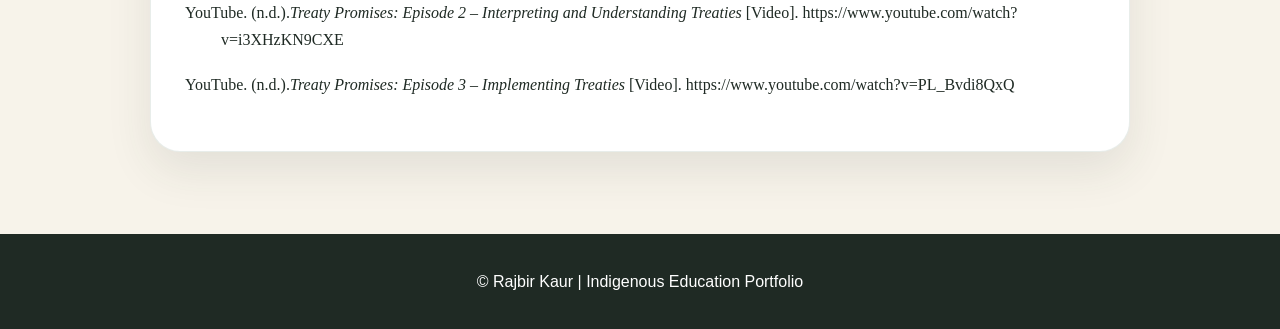
<file: module3.html>
<!DOCTYPE html>

<html lang="en">
<head>
<meta charset="utf-8"/>
<meta content="width=device-width, initial-scale=1.0" name="viewport"/>
<title>Module 3 | Impacts of Colonization on the Lives &amp; Lands of Indigenous Peoples</title>
<link href="style.css" rel="stylesheet"/>
</head>
<body>
<header class="hero page-hero">
<nav class="nav">
<a class="logo" href="index.html">Rajbir Kaur</a>
<div class="links">
<a href="index.html#about">About</a>
<a aria-current="page" href="index.html#modules">Modules</a>
<a href="inquiry.html">Inquiry Project</a>
<a href="CourseReflection.html">Course Reflection</a>

</div>
</nav>
<div class="hero-content">
<p class="eyebrow">Module 3</p>
<h1>Impacts of Colonization on the Lives &amp; Lands of Indigenous Peoples</h1>
<p class="hero-text">Doctrine of Discovery, Colliding Worldviews, the Royal Proclamation, and my overall reflection.</p>
</div>
</header>
<div class="top-module-strip"><div class="module-grid">
<a class="module-tile module-2" href="module2.html">
<span>Module 2</span>
<strong>Connections to the Land &amp; Indigenous Worldviews</strong>
</a>
<a class="module-tile module-3" href="module3.html">
<span>Module 3</span>
<strong>Impacts of Colonization on the Lives &amp; Lands of Indigenous Peoples</strong>
</a>
<a class="module-tile module-4" href="module4.html">
<span>Module 4</span>
<strong>Contemporary Colonial Legacies</strong>
</a>
<a class="module-tile module-5" href="module5.html">
<span>Module 5</span>
<strong>Indigenous Excellence, Resistance, &amp; Revitalization</strong>
</a>
<a class="module-tile module-6" href="module6.html">
<span>Module 6</span>
<strong>Exploring Indigenous Education</strong>
</a>
<a class="module-tile module-7" href="module7.html">
<span>Module 7</span>
<strong>Truth, Justice &amp; Reconciliation</strong>
</a>
<a class="module-tile inquiry-tile" href="inquiry.html">
    <span>Inquiry Project</span>
    <strong>My Inquiry Journey</strong>
</a>
    <a class="module-tile reflection-tile" href="CourseReflection.html">
    <span>Course Reflection</span>
    <strong>Reflecting on My Learning</strong>
</a>
</div></div>
<main>
<section class="land-acknowledgement">
<p>I respectfully acknowledge that I work, play, and learn on the shared, traditional, ancestral, and unceded territories of the Katzie, Semiahmoo, and Kwantlen First Nations.</p>
</section>
<section class="section module-page" id="module3">
<div class="section-title center">
<p class="eyebrow">Module 3</p>
<p>This module includes three key learnings and one overall reflection.</p>
</div>
<article class="learning-card">
<div class="number">01</div>
<div>
<h3>Doctrine of Discovery</h3>
<img alt="Doctrine of Discovery" class="topic-image" src="Doctrine-of-Discovery.webp"/>
<h4>Learning</h4>
<p>Learning about the Doctrine of Discovery transformed my understanding of Canadian history and its ongoing impact on Indigenous Peoples. I learned that the Doctrine was more than a religious belief – it became a legal and political justification for claiming Indigenous lands and denying Indigenous sovereignty (Canadian Museum for Human Rights, n.d.). Although the Vatican has rejected the Doctrine, I now understand that many of its underlying assumptions continue to influence Canadian laws, policies, and attitudes today (The United Church of Canada, n.d.). This learning helped me recognize that colonization is not simply a historical event but an ongoing reality that continues to affect Indigenous communities (APTN News, 2023).</p>
<p>I also learned the importance of viewing history through Indigenous perspectives. The resources challenged the idea of "discovery" by reminding me that Indigenous Peoples had lived on these lands for thousands of years with their own governments, cultures, laws, and relationships with the land long before Europeans arrived (Tree TV, n.d.; Canadian Museum for Human Rights, n.d.). This shifted my thinking and reinforced the importance of questioning colonial narratives and seeking multiple perspectives when learning and teaching history.</p>
<h4>Why I Selected This</h4>
<p>I selected this learning because it significantly changed my understanding of Canada's colonial history. Before this module, I knew very little about the Doctrine of Discovery or its influence on Indigenous rights and Canadian law. These resources challenged my previous assumptions and helped me understand how historical beliefs continue to shape present-day relationships between Indigenous and non-Indigenous peoples.</p>
<p>This topic also connected strongly to my role as an educator. It reminded me that teaching history is not only about sharing historical facts but also about helping students think critically about whose voices are represented, whose voices have been excluded, and how historical decisions continue to affect society today. I believe this understanding is essential for supporting truth, reconciliation, and respectful relationships.</p>
<h4>How I Will Apply This in My Classroom</h4>
<ul>
<li>Use authentic Indigenous voices, resources, and literature to teach Canadian history from multiple perspectives.</li>
<li>Encourage students to think critically about historical narratives and question stereotypes and misconceptions about Indigenous Peoples.</li>
<li>Create opportunities for respectful discussions and inquiry-based learning that help students understand the ongoing impacts of colonization and the importance of reconciliation.</li>
<li>Foster a classroom environment where Indigenous cultures, histories, knowledge systems, and perspectives are respected, valued, and meaningfully included across the curriculum.</li>
</ul>
</div>
</article>
<article class="learning-card">
<div class="number">02</div>
<div>
<h3>Colliding Worldviews</h3>
<img alt="Colliding worldviews" class="topic-image" src="Colliding-worldviews.jpg"/>
<h4>Learning</h4>
<p>These resources helped me understand that history should be viewed through multiple perspectives rather than a single narrative. I learned that when only one perspective is shared, it can create stereotypes, misunderstandings, and an incomplete view of history (Adichie, 2009). Through these resources, I gained a deeper appreciation for the importance of including Indigenous voices and perspectives when learning about Canada's past. Once again, this helped me better understand that Indigenous Peoples had thriving societies, systems of governance, rich cultures, and extensive knowledge systems long before European contact and played an important role in shaping Canada's history (CBC, 2017; Kinew, 2016). This learning reinforced the importance of thinking critically about who is telling the story, whose voices are represented, and whose voices may be missing.</p>
<h4>Why I Selected This</h4>
<p>I selected this learning because it challenged the way I had previously thought about history and encouraged me to examine historical events from different perspectives. The Danger of a Single Story reminded me that relying on one perspective can lead to inaccurate assumptions and stereotypes. Combined with the other resources, it helped me recognize the importance of using authentic Indigenous voices and experiences when teaching Canadian history. As an educator, I believe it is my responsibility to help students develop a balanced understanding of history by encouraging them to question sources, think critically, and appreciate diverse perspectives.</p>
<h4>How I Will Apply This in My Classroom</h4>
<ul>
<li>Use a variety of authentic Indigenous resources, including books, videos, oral histories, and primary sources, to present multiple perspectives on history.</li>
<li>Encourage students to ask questions such as:
<ul>
            <li>Who is telling this story?</li>
            <li>Whose voices are included?</li>
            <li>Whose voices are missing?</li>
        </ul>
    </li>
<li>Use inquiry, discussion, and reflection to help students recognize bias and appreciate diverse perspectives.</li>
<li>Teach students that there is never only one story and that multiple perspectives lead to a more complete understanding of history.</li>
<li>Integrate Indigenous perspectives across the curriculum to support Truth and Reconciliation.</li>
<li>Foster an inclusive classroom where respectful dialogue, empathy, critical thinking, and every student's voice are valued.</li>
</ul>
</div>
</article>
<article class="learning-card">
<div class="number">03</div>
<div>
<h3>The Royal Proclamation</h3>
<img alt="Royal Proclamation of 1763" class="topic-image" src="Royal_Proclamation_of_1763.webp"/>
<h4>Learning</h4>
<p>Learning about the Royal Proclamation of 1763 and treaties helped me understand that treaties are living agreements that continue to shape the relationship between Indigenous Peoples and non-Indigenous Canadians today. I learned that treaties were intended to establish relationships based on peace, friendship, mutual respect, and shared responsibilities rather than simply transferring land (Treaty Promises: Episode 1 – Treaty Making, n.d.; BC Treaty Commission, n.d.).<p>
<p>One of the most important ideas I learned was that many Indigenous Nations understood treaties as agreements to share the land, while the written treaties often used words such as "cede" and "surrender," leading to very different interpretations of the agreements (Treaty Promises: Episode 2 – Interpreting and Understanding Treaties, n.d.). I also learned that the Royal Proclamation of 1763 recognized Indigenous Peoples' existing rights to their lands and established treaties as the process for building relationships with Indigenous Nations (Nation to Nation: Honouring the Royal Proclamation of 1763, n.d.; Justice Murray Sinclair on the Royal Proclamation of 1763, n.d.). In addition, I also came to understand why the modern treaty process is especially important in British Columbia, where most of the province is on unceded Indigenous territory (BC Treaty Commission, n.d.).<p>
<p>I chose this as one of my key learnings because it significantly changed my understanding of treaties by showing that they are living agreements that continue to have legal, political, and cultural significance today. It helped me understand the different perspectives Indigenous Peoples and the Crown had when treaties were negotiated, particularly the difference between sharing the land and surrendering it. I also gained a deeper appreciation of the Royal Proclamation of 1763 and its importance in recognizing Indigenous land rights and establishing treaty relationships. Overall, this learning strengthened my understanding of reconciliation and reinforced the importance of honouring treaty promises by building respectful relationships and maintaining ongoing commitments between Indigenous Peoples and the Crown.</p>
<h4>How I Will Apply This in My Classroom</h4>
<ul>
<li>Teach students that treaties are living agreements that continue to influence our lives today, not simply historical events.</li>
<li>Use treaty maps and Native Land Digital to help students identify whose traditional territories they live on and explore treaty areas across Canada.</li>
<li>Include Indigenous perspectives when teaching Canadian history, geography, and citizenship so students understand multiple viewpoints.</li>
<li>Encourage respectful discussions and inquiry about treaties, Indigenous rights, and reconciliation, helping students understand the importance of relationships, responsibility, and mutual respect.</li>
<li>Model respect by acknowledging the traditional territories where we learn and helping students recognize their shared responsibility in supporting reconciliation.</li>
</ul>
</div>
</article>
<article class="learning-card reflection-card" id="reflection">
<div class="number">04</div>
<div>
<h3>Overall Reflection</h3>
<p class="module-label">Module 3</p>
<p>This module significantly expanded my understanding of Indigenous histories and the ongoing impacts of colonialism in Canada. Through learning about the Doctrine of Discovery, Colliding Worldviews, and the Royal Proclamation of 1763, I came to recognize that many historical events continue to influence the relationship between Indigenous Peoples and non-Indigenous Canadians today. These topics challenged many of my previous assumptions and emphasized the importance of learning history through Indigenous perspectives rather than relying on a single narrative (Canadian Museum for Human Rights, n.d.; BC Treaty Commission, n.d.).</p>
<p>Learning about the Doctrine of Discovery helped me understand that it was much more than a religious belief. It became a legal and political justification for claiming Indigenous lands and denying Indigenous sovereignty, and many of its underlying ideas continue to influence Canadian society today (Canadian Museum for Human Rights, n.d.). I also learned that although the Vatican has rejected the Doctrine, meaningful reconciliation requires more than symbolic actions. It requires governments and society to recognize Indigenous rights, respect treaties, and support Indigenous self-determination (The United Church of Canada, n.d.). This learning reminded me of the importance of teaching students to question historical narratives, recognize colonial bias, and value Indigenous perspectives (APTN News, 2023).</p>
<p>The concept of colliding worldviews helped me realize that no single story can fully represent Canada's history. Through these resources, I learned that Indigenous Peoples had well-developed societies, governments, cultures, and knowledge systems long before European contact, yet these perspectives have often been overlooked in traditional history education (CBC, 2017; Kinew, 2016). Chimamanda Ngozi Adichie's message about the danger of a single story reinforced the importance of examining history from multiple perspectives and recognizing whose voices are represented and whose are missing (Adichie, 2009). This learning strengthened my commitment to creating opportunities for students to think critically, question sources, and appreciate diverse perspectives.</p>
<p>Learning about the Royal Proclamation of 1763 and treaties helped me understand that treaties are living agreements that continue to shape relationships between Indigenous Peoples and the Crown. I learned that many Indigenous Nations understood treaties as agreements to share the land and build relationships, while the written treaties often reflected a different understanding through terms such as "cede" and "surrender" (Treaty Promises: Episode 2 – Interpreting and Understanding Treaties, n.d.). I also gained a deeper understanding of the importance of the Royal Proclamation in recognizing Indigenous land rights and establishing treaty relationships, as well as why modern treaties continue to be especially significant in British Columbia, where most of the province is on unceded Indigenous territory (BC Treaty Commission, n.d.; Nation to Nation: Honouring the Royal Proclamation of 1763, n.d.).</p>
<p>Overall, this module has strengthened both my personal and professional growth as an educator. It has shown me that teaching Indigenous histories requires more than presenting historical facts; it requires creating opportunities for students to explore multiple perspectives, question colonial narratives, and learn from authentic Indigenous voices. As I continue my teaching journey, I am committed to integrating Indigenous perspectives throughout the curriculum, using authentic resources, and creating respectful learning environments where students feel encouraged to ask questions, reflect critically, and develop empathy. My goal is to help students understand that Truth and Reconciliation is an ongoing responsibility that begins with education, respectful relationships, and a willingness to continue learning.</p>
</div>
</article>
</section>
<section class="section references" id="references"><div class="card wide"> 
<h2>References</h2>
<ul class="references-list">
    <li>APTN News. (2023, March 14).<em>The Doctrine of Discovery and its grip on Indigenous lands</em> [Video]. YouTube. https://www.youtube.com/watch?v=hGDUYYGqOz4</li>
    <li>BC Treaty Commission. (2016).<em>What's the deal with treaties? A lay person's guide to treaty making in British Columbia.</em> https://bctreaty.ca/wp-content/uploads/2016/09/Whats-the-Deal-v5.pdf</li>
    <li>BC Treaty Commission. (n.d.).<em>BC Treaty Commission.</em> https://bctreaty.ca/</li>
    <li>Canadian Museum for Human Rights. (n.d.). <em>The Doctrine of Discovery.</em> https://humanrights.ca/story/doctrine-discovery</li>
    <li>CBC. (2017).<em>Canada: The Story of Us – Episode 1: Worlds Collide</em> [Video]. YouTube. https://www.youtube.com/watch?v=MWdOQE459vg</li>
    <li>Chimamanda Ngozi Adichie. (2009, October 7).<em>The danger of a single story</em> [Video]. TED Conferences. https://www.youtube.com/watch?v=D9Ihs241zeg</li>
    <li>First Nations Education Steering Committee (FNESC). (n.d.).<em>BC Tripartite Education Agreement (BCTEA).</em> https://www.fnesc.ca/bctea/</li>
    <li>Native Land Digital. (n.d.).<em>Native Land Digital.</em> https://native-land.ca/</li>
    <li>National Centre for Truth and Reconciliation. (n.d.).<em>National Centre for Truth and Reconciliation.</em> https://nctr.ca/</li>
    <li>Tree TV. (n.d.). <em>Doctrine of Discovery</em> [Video]. YouTube. https://www.youtube.com/watch?v=V3gF7ULVrl4</li>
    <li>The United Church of Canada. (n.d.).<em>Doctrine of Discovery.</em> https://united-church.ca/social-action/justice-initiatives/reconciliation-and-indigenous-justice/doctrine-discovery</li>
    <li>Wab Kinew. (2016, January 7).<em>8th Fire: Wab Kinew – 500 years in 2 minutes</em> [Video]. YouTube. https://www.youtube.com/watch?v=L7LY-fXzhZI</li>
    <li>YouTube. (n.d.).<em>Nation to Nation: Honouring the Royal Proclamation of 1763</em> [Video]. https://www.youtube.com/watch?v=eFyuI7gzy_0</li>
    <li>YouTube. (n.d.).<em>Justice Murray Sinclair on the Royal Proclamation of 1763</em> [Video]. https://www.youtube.com/watch?v=dSQsyZDGoX0</li>
    <li>YouTube. (n.d.).<em>Treaty Promises: Episode 1 – Treaty Making</em> [Video]. https://www.youtube.com/watch?v=8uB83G7xZgU</li>
    <li>YouTube. (n.d.).<em>Treaty Promises: Episode 2 – Interpreting and Understanding Treaties</em> [Video]. https://www.youtube.com/watch?v=i3XHzKN9CXE</li>
    <li>YouTube. (n.d.).<em>Treaty Promises: Episode 3 – Implementing Treaties</em> [Video]. https://www.youtube.com/watch?v=PL_Bvdi8QxQ</li>
</ul>
</div></section></main>
<footer>© Rajbir Kaur | Indigenous Education Portfolio</footer>
</body>
</html>
</file>
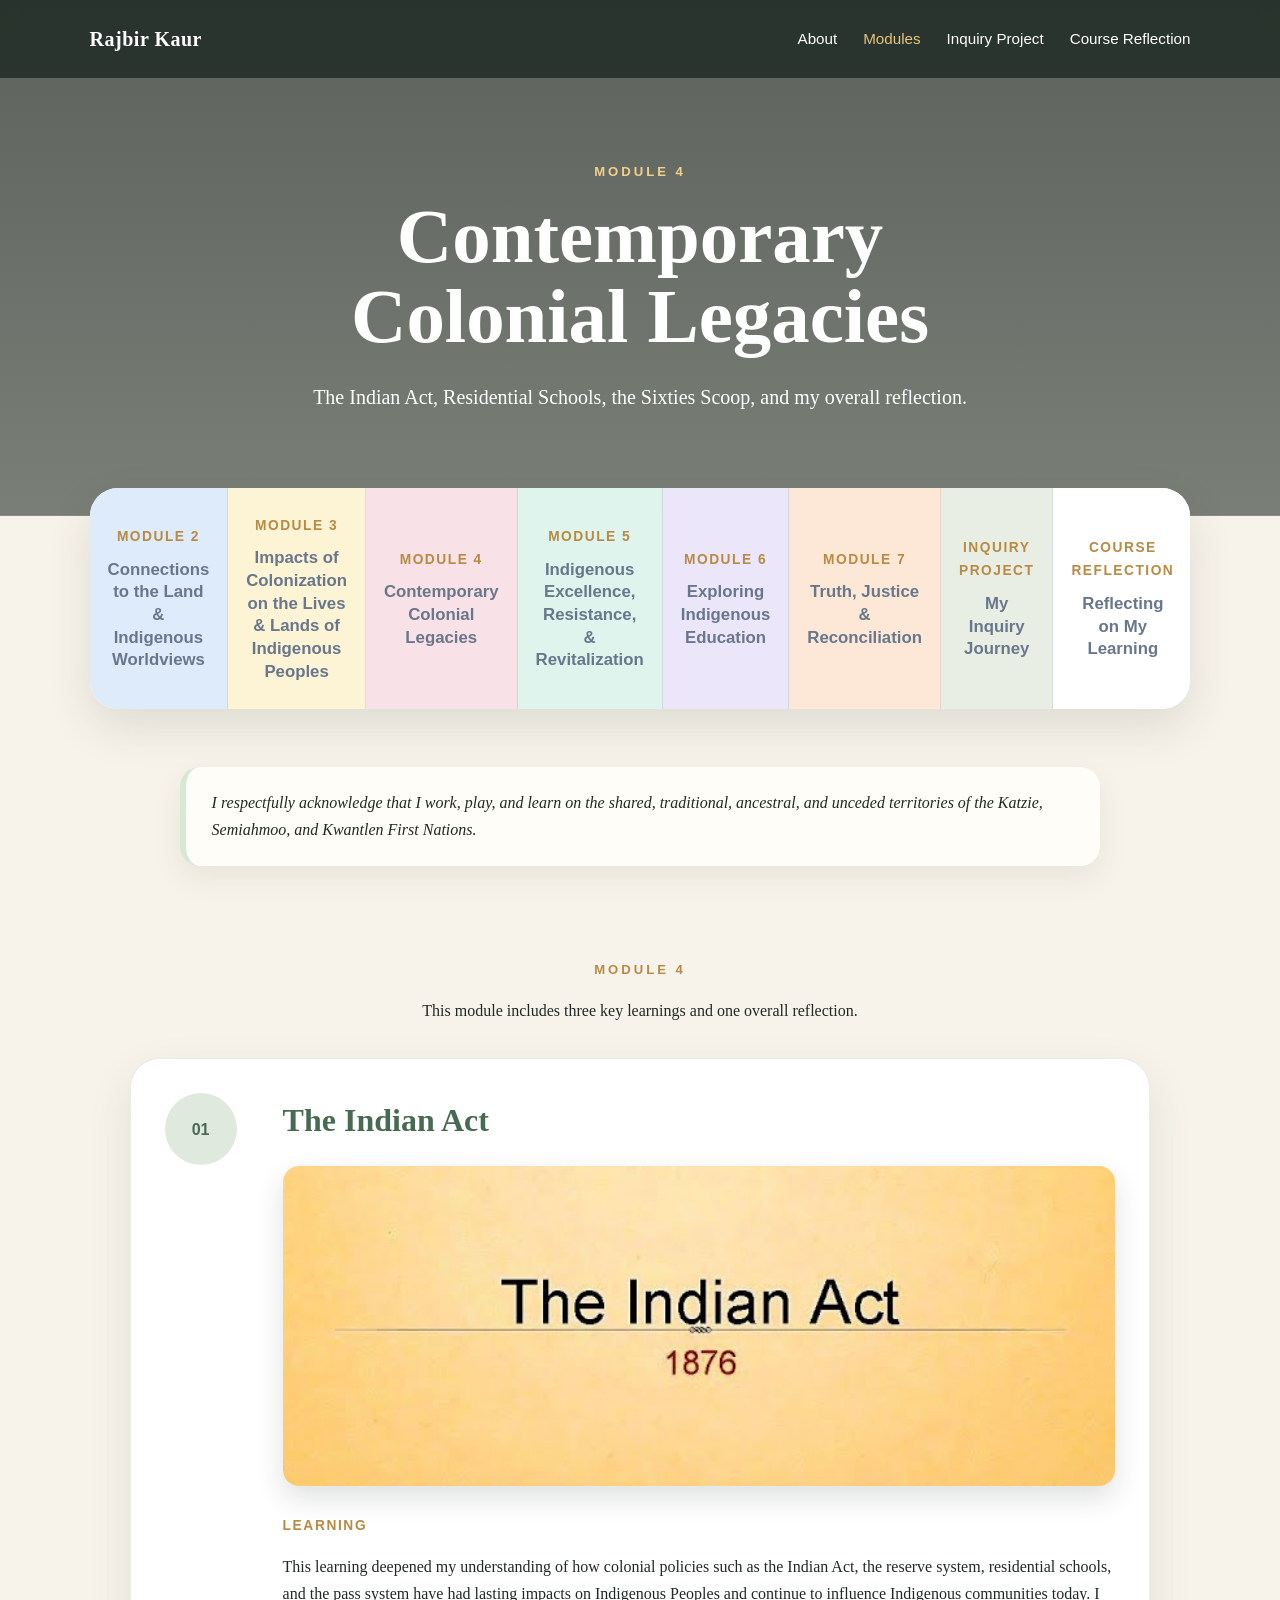
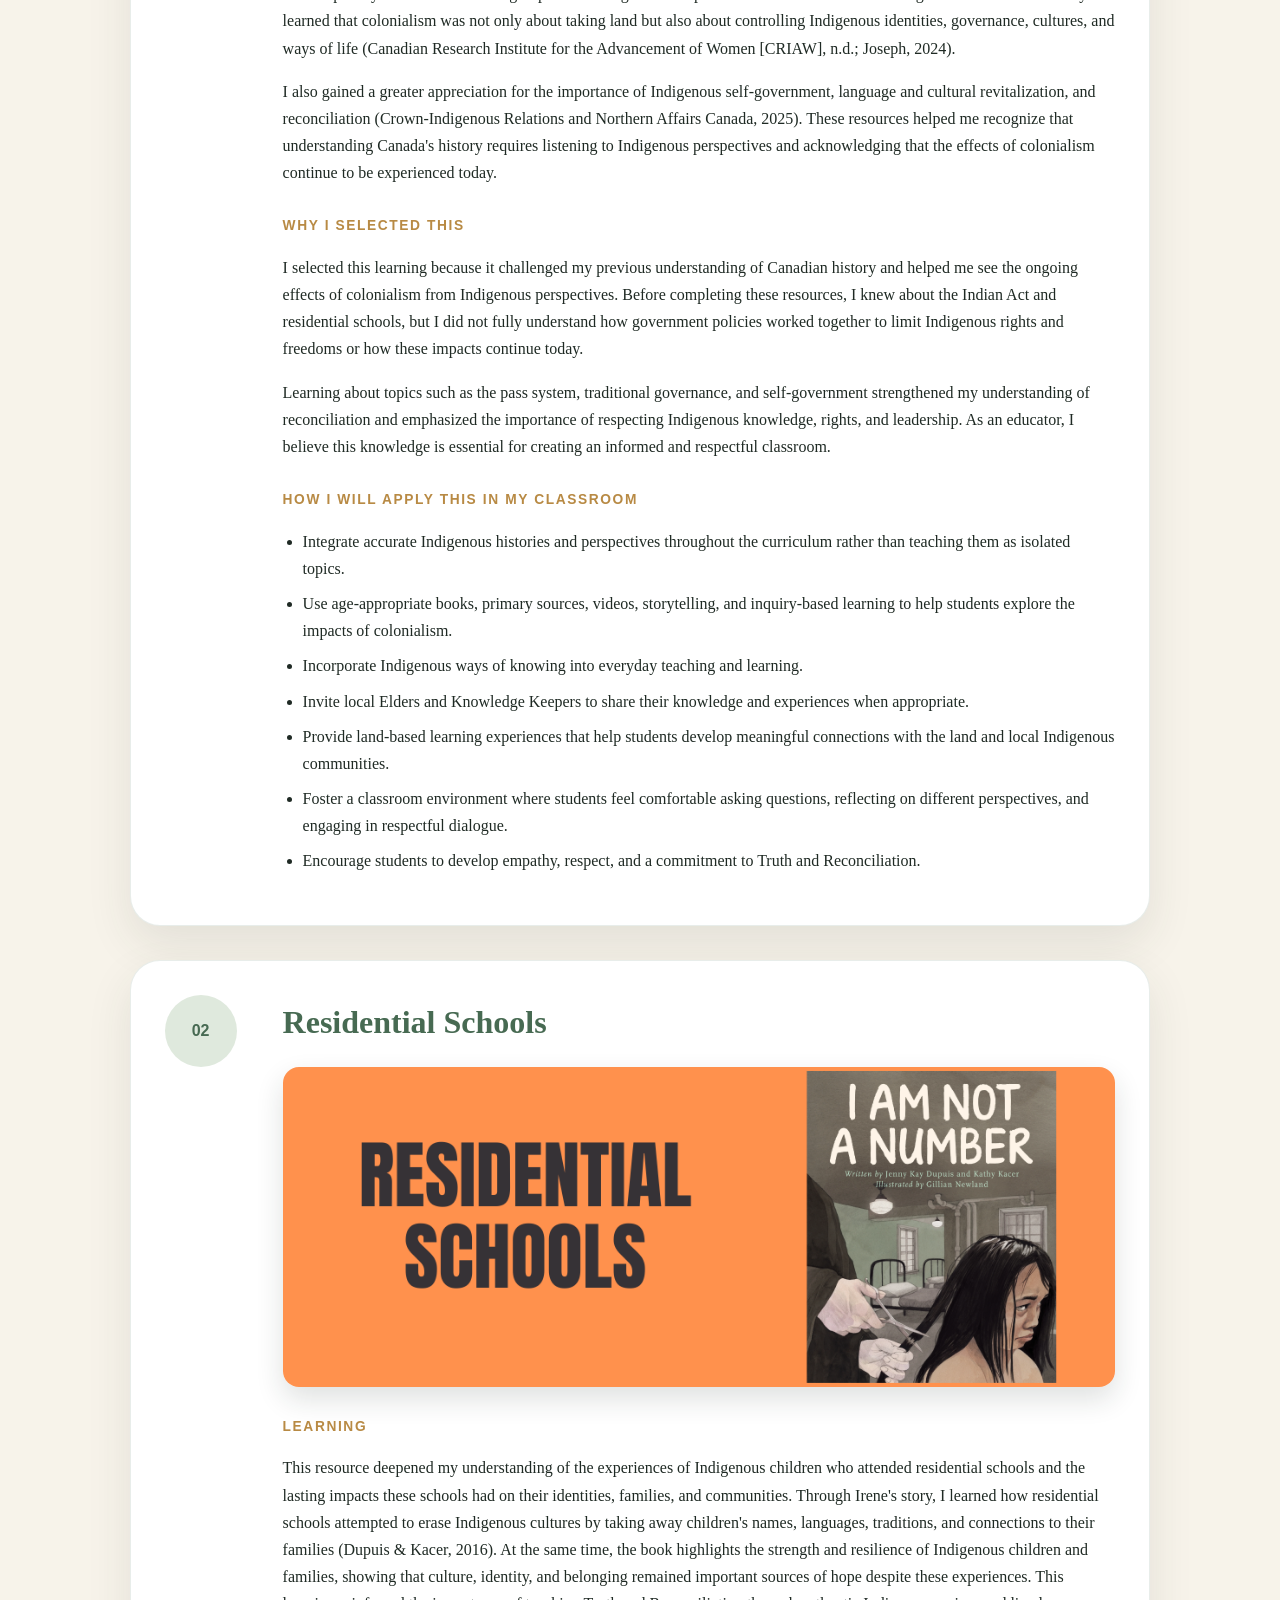
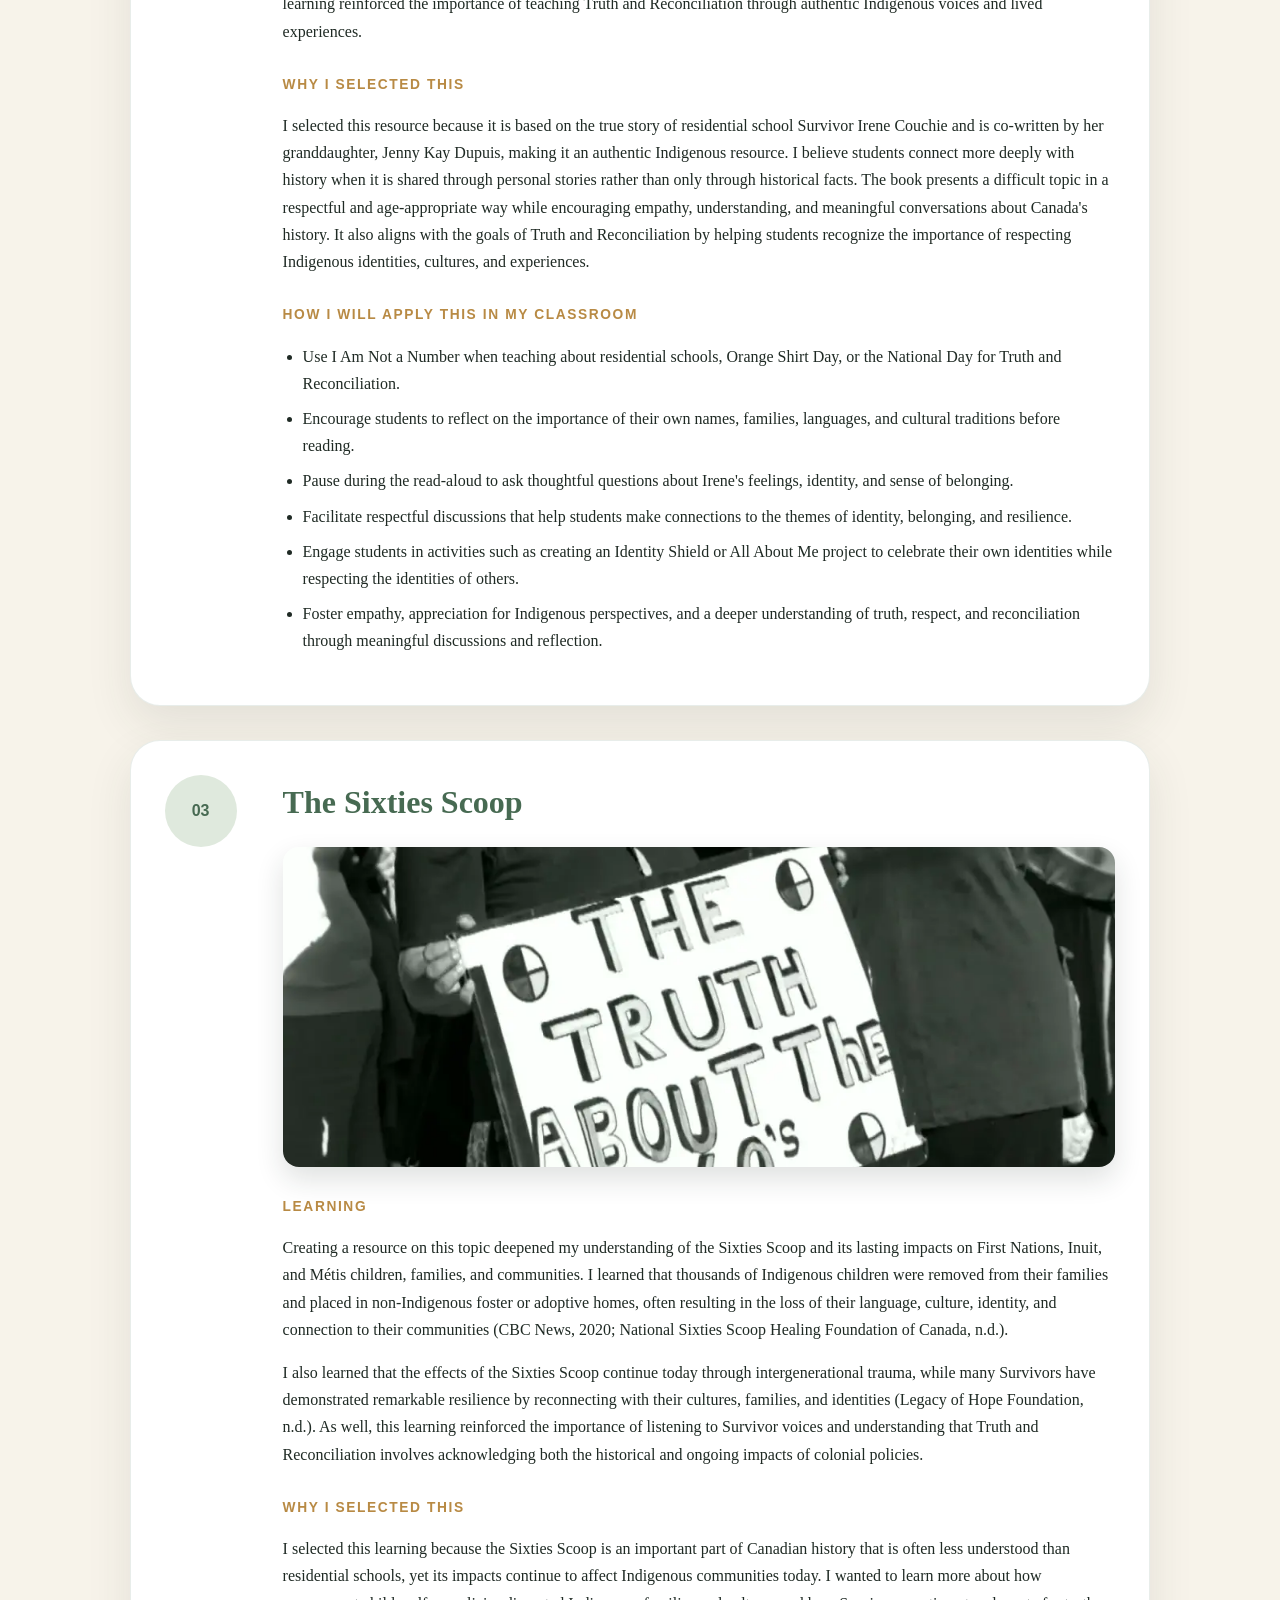
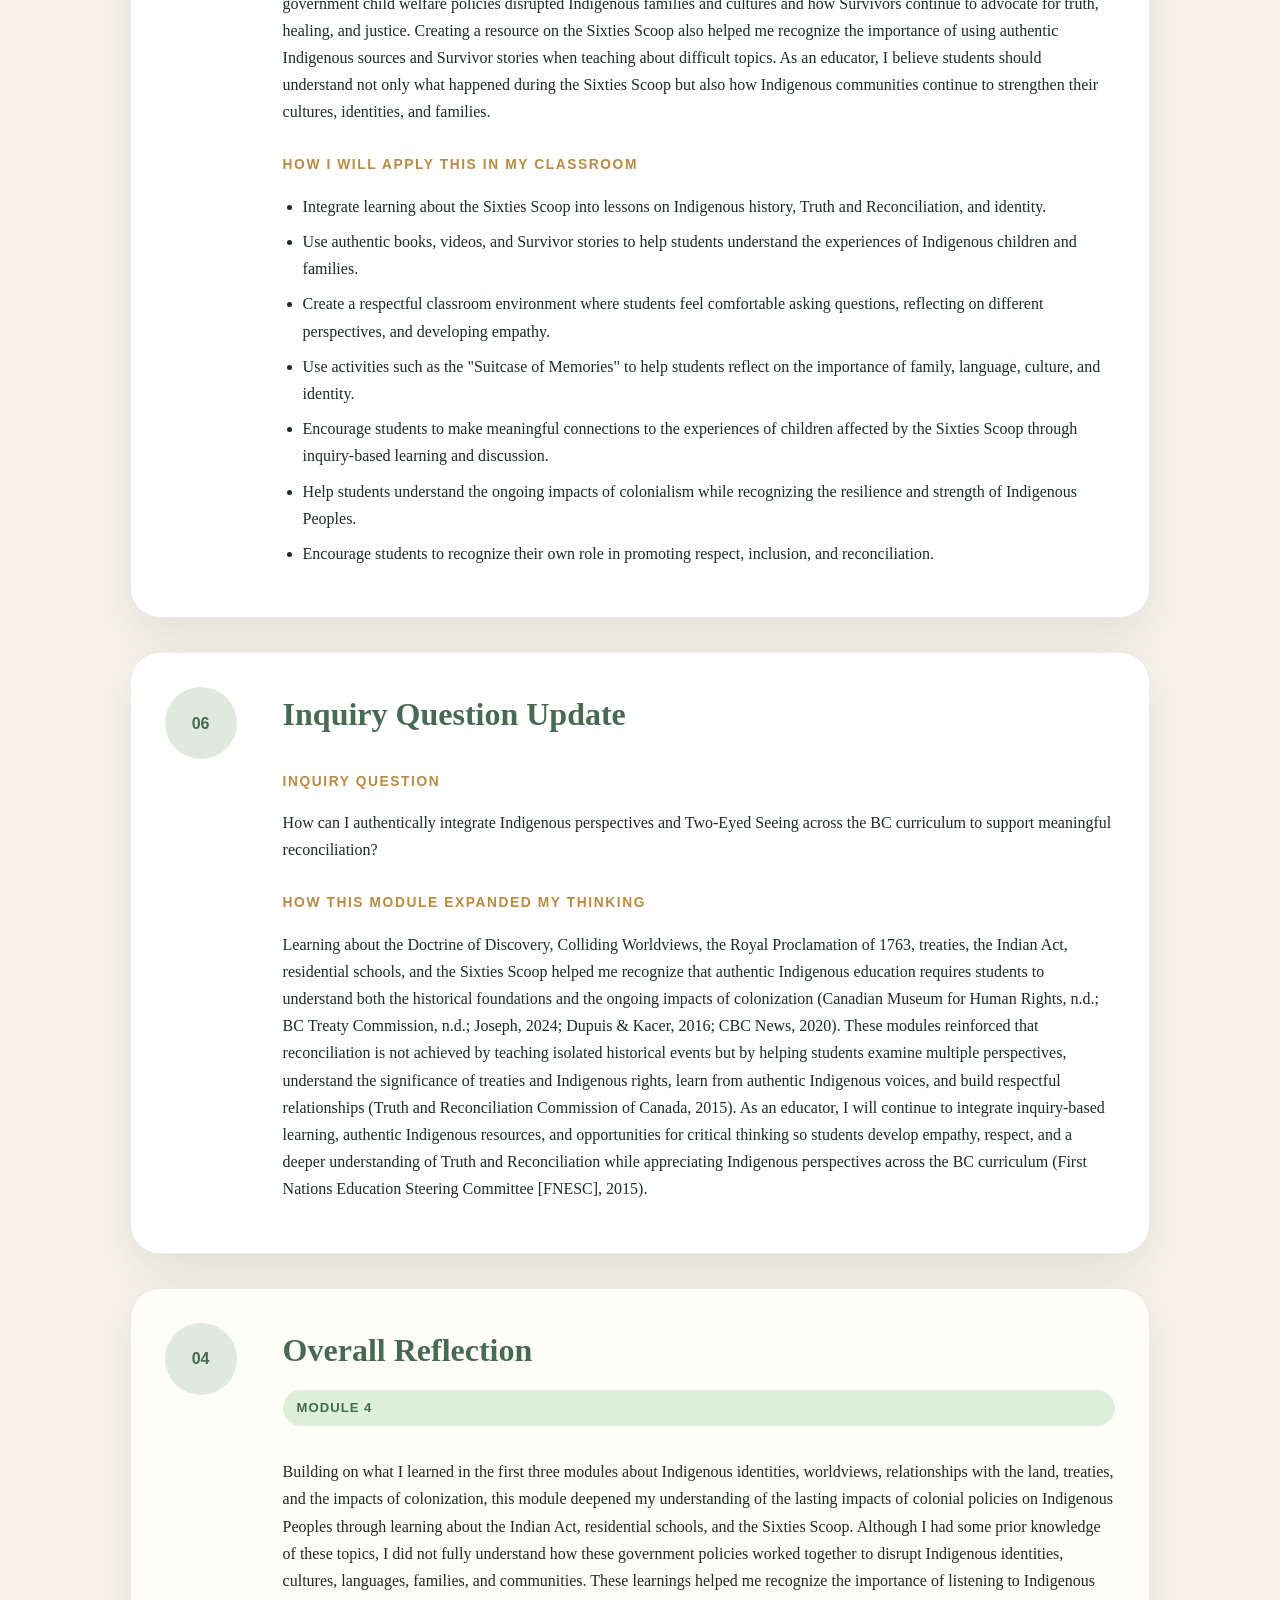
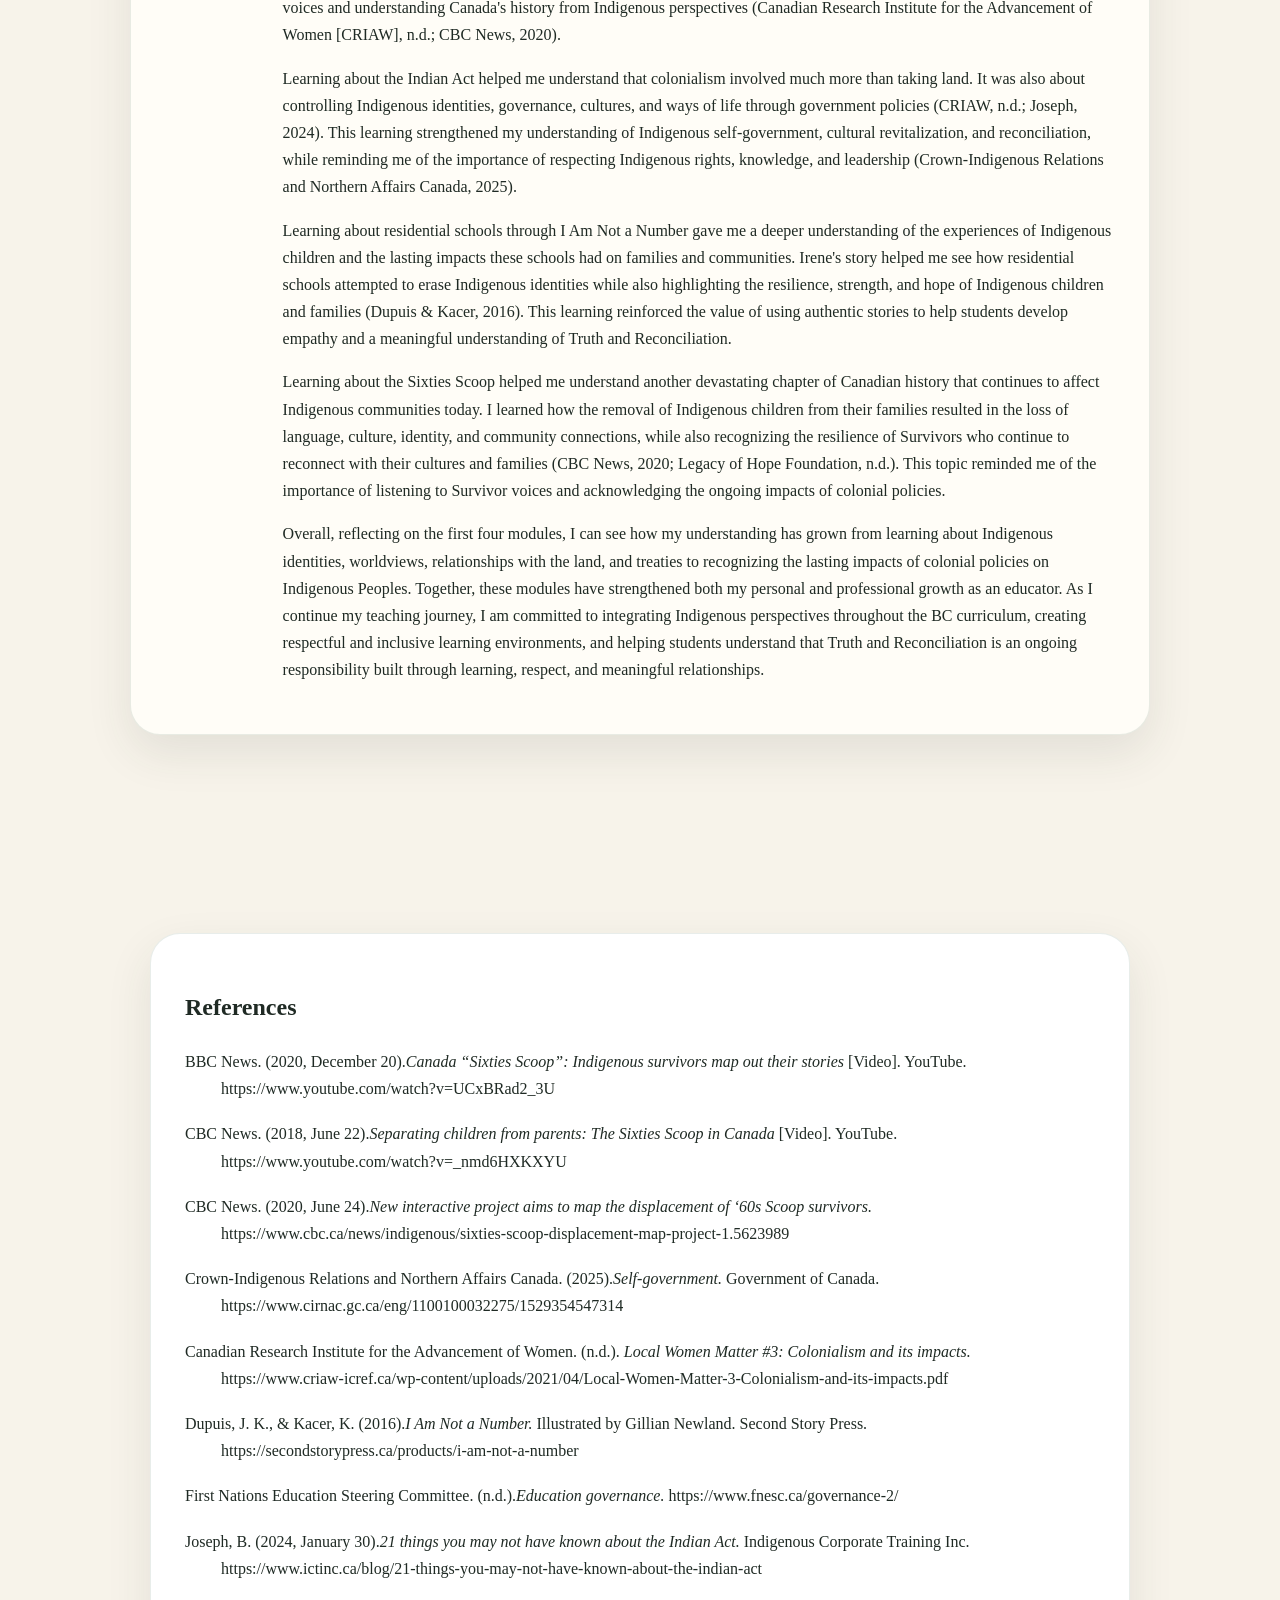
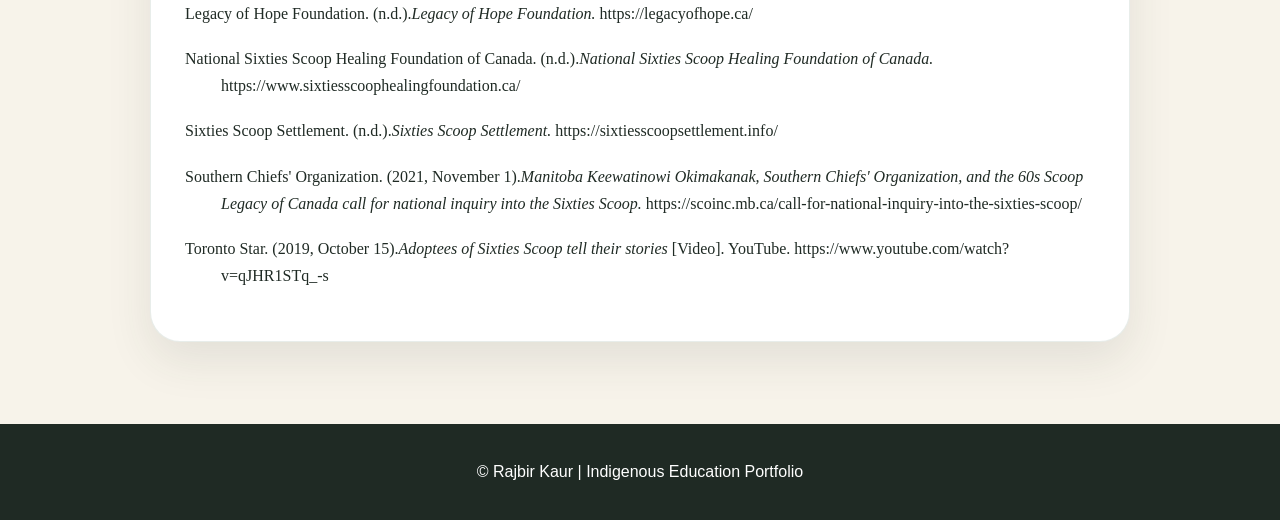
<file: module4.html>
<!DOCTYPE html>

<html lang="en">
<head>
<meta charset="utf-8"/>
<meta content="width=device-width, initial-scale=1.0" name="viewport"/>
<title>Module 4 | Contemporary Colonial Legacies</title>
<link href="style.css" rel="stylesheet"/>
</head>
<body>
<header class="hero page-hero">
<nav class="nav">
<a class="logo" href="index.html">Rajbir Kaur</a>
<div class="links">
<a href="index.html#about">About</a>
<a aria-current="page" href="index.html#modules">Modules</a>
<a href="inquiry.html">Inquiry Project</a>
<a href="CourseReflection.html">Course Reflection</a>

</div>
</nav>
<div class="hero-content">
<p class="eyebrow">Module 4</p>
<h1>Contemporary Colonial Legacies</h1>
<p class="hero-text">The Indian Act, Residential Schools, the Sixties Scoop, and my overall reflection.</p>
</div>
</header>
<div class="top-module-strip"><div class="module-grid">
<a class="module-tile module-2" href="module2.html">
<span>Module 2</span>
<strong>Connections to the Land &amp; Indigenous Worldviews</strong>
</a>
<a class="module-tile module-3" href="module3.html">
<span>Module 3</span>
<strong>Impacts of Colonization on the Lives &amp; Lands of Indigenous Peoples</strong>
</a>
<a class="module-tile module-4" href="module4.html">
<span>Module 4</span>
<strong>Contemporary Colonial Legacies</strong>
</a>
<a class="module-tile module-5" href="module5.html">
<span>Module 5</span>
<strong>Indigenous Excellence, Resistance, &amp; Revitalization</strong>
</a>
<a class="module-tile module-6" href="module6.html">
<span>Module 6</span>
<strong>Exploring Indigenous Education</strong>
</a>
<a class="module-tile module-7" href="module7.html">
<span>Module 7</span>
<strong>Truth, Justice &amp; Reconciliation</strong>
</a>
 <a class="module-tile inquiry-tile" href="inquiry.html">
    <span>Inquiry Project</span>
    <strong>My Inquiry Journey</strong>
</a>
 <a class="module-tile reflection-tile" href="CourseReflection.html">
    <span>Course Reflection</span>
    <strong>Reflecting on My Learning</strong>
</a>
</div></div>
<main>
<section class="land-acknowledgement">
<p>I respectfully acknowledge that I work, play, and learn on the shared, traditional, ancestral, and unceded territories of the Katzie, Semiahmoo, and Kwantlen First Nations.</p>
</section>
<section class="section module-page" id="module4">
<div class="section-title center">
<p class="eyebrow">Module 4</p>
<p>This module includes three key learnings and one overall reflection.</p>
</div>
<article class="learning-card">
<div class="number">01</div>
<div>
<h3>The Indian Act</h3>
<img alt="Indian Act" class="topic-image" src="The-Indian-Act.jpg"/>
<h4>Learning</h4>
<p>This learning deepened my understanding of how colonial policies such as the Indian Act, the reserve system, residential schools, and the pass system have had lasting impacts on Indigenous Peoples and continue to influence Indigenous communities today. I learned that colonialism was not only about taking land but also about controlling Indigenous identities, governance, cultures, and ways of life (Canadian Research Institute for the Advancement of Women [CRIAW], n.d.; Joseph, 2024).</p>
<p>I also gained a greater appreciation for the importance of Indigenous self-government, language and cultural revitalization, and reconciliation (Crown-Indigenous Relations and Northern Affairs Canada, 2025). These resources helped me recognize that understanding Canada's history requires listening to Indigenous perspectives and acknowledging that the effects of colonialism continue to be experienced today.</p>
<h4>Why I Selected This</h4>
<p>I selected this learning because it challenged my previous understanding of Canadian history and helped me see the ongoing effects of colonialism from Indigenous perspectives. Before completing these resources, I knew about the Indian Act and residential schools, but I did not fully understand how government policies worked together to limit Indigenous rights and freedoms or how these impacts continue today.</p>
<p>Learning about topics such as the pass system, traditional governance, and self-government strengthened my understanding of reconciliation and emphasized the importance of respecting Indigenous knowledge, rights, and leadership. As an educator, I believe this knowledge is essential for creating an informed and respectful classroom.</p>
<h4>How I Will Apply This in My Classroom</h4>
<ul>
<li>Integrate accurate Indigenous histories and perspectives throughout the curriculum rather than teaching them as isolated topics.</li>
<li>Use age-appropriate books, primary sources, videos, storytelling, and inquiry-based learning to help students explore the impacts of colonialism.</li>
<li>Incorporate Indigenous ways of knowing into everyday teaching and learning.</li>
<li>Invite local Elders and Knowledge Keepers to share their knowledge and experiences when appropriate.</li>
<li>Provide land-based learning experiences that help students develop meaningful connections with the land and local Indigenous communities.</li>
<li>Foster a classroom environment where students feel comfortable asking questions, reflecting on different perspectives, and engaging in respectful dialogue.</li>
<li>Encourage students to develop empathy, respect, and a commitment to Truth and Reconciliation.</li>
</ul>
</div>
</article>
<article class="learning-card">
<div class="number">02</div>
<div>
<h3>Residential Schools</h3>
<img alt="Residential Schools" class="topic-image" src="RESIDENTIAL_SCHOOLS.png"/>
<h4>Learning</h4>
<p>This resource deepened my understanding of the experiences of Indigenous children who attended residential schools and the lasting impacts these schools had on their identities, families, and communities. Through Irene's story, I learned how residential schools attempted to erase Indigenous cultures by taking away children's names, languages, traditions, and connections to their families (Dupuis & Kacer, 2016). At the same time, the book highlights the strength and resilience of Indigenous children and families, showing that culture, identity, and belonging remained important sources of hope despite these experiences. This learning reinforced the importance of teaching Truth and Reconciliation through authentic Indigenous voices and lived experiences.</p>
<h4>Why I Selected This</h4>
<p>I selected this resource because it is based on the true story of residential school Survivor Irene Couchie and is co-written by her granddaughter, Jenny Kay Dupuis, making it an authentic Indigenous resource. I believe students connect more deeply with history when it is shared through personal stories rather than only through historical facts. The book presents a difficult topic in a respectful and age-appropriate way while encouraging empathy, understanding, and meaningful conversations about Canada's history. It also aligns with the goals of Truth and Reconciliation by helping students recognize the importance of respecting Indigenous identities, cultures, and experiences.</p>
<h4>How I Will Apply This in My Classroom</h4>
<ul>
<li>Use I Am Not a Number when teaching about residential schools, Orange Shirt Day, or the National Day for Truth and Reconciliation.</li>
<li>Encourage students to reflect on the importance of their own names, families, languages, and cultural traditions before reading.</li>
<li>Pause during the read-aloud to ask thoughtful questions about Irene's feelings, identity, and sense of belonging.</li>
<li>Facilitate respectful discussions that help students make connections to the themes of identity, belonging, and resilience.</li>
<li>Engage students in activities such as creating an Identity Shield or All About Me project to celebrate their own identities while respecting the identities of others.</li>
<li>Foster empathy, appreciation for Indigenous perspectives, and a deeper understanding of truth, respect, and reconciliation through meaningful discussions and reflection.</li>
</ul>
</div>
</article>
<article class="learning-card">
<div class="number">03</div>
<div>
<h3>The Sixties Scoop</h3>
<img alt="Sixties Scoop" class="topic-image" src="Sixties-scoop.webp"/>
<h4>Learning</h4>
<p>Creating a resource on this topic deepened my understanding of the Sixties Scoop and its lasting impacts on First Nations, Inuit, and Métis children, families, and communities. I learned that thousands of Indigenous children were removed from their families and placed in non-Indigenous foster or adoptive homes, often resulting in the loss of their language, culture, identity, and connection to their communities (CBC News, 2020; National Sixties Scoop Healing Foundation of Canada, n.d.).</p>
<p>I also learned that the effects of the Sixties Scoop continue today through intergenerational trauma, while many Survivors have demonstrated remarkable resilience by reconnecting with their cultures, families, and identities (Legacy of Hope Foundation, n.d.). As well, this learning reinforced the importance of listening to Survivor voices and understanding that Truth and Reconciliation involves acknowledging both the historical and ongoing impacts of colonial policies.</p>
<h4>Why I Selected This</h4>
<p>I selected this learning because the Sixties Scoop is an important part of Canadian history that is often less understood than residential schools, yet its impacts continue to affect Indigenous communities today. I wanted to learn more about how government child welfare policies disrupted Indigenous families and cultures and how Survivors continue to advocate for truth, healing, and justice. Creating a resource on the Sixties Scoop also helped me recognize the importance of using authentic Indigenous sources and Survivor stories when teaching about difficult topics. As an educator, I believe students should understand not only what happened during the Sixties Scoop but also how Indigenous communities continue to strengthen their cultures, identities, and families.</p>
<h4>How I Will Apply This in My Classroom</h4>
<ul>
<li>Integrate learning about the Sixties Scoop into lessons on Indigenous history, Truth and Reconciliation, and identity.</li>
<li>Use authentic books, videos, and Survivor stories to help students understand the experiences of Indigenous children and families.</li>
<li>Create a respectful classroom environment where students feel comfortable asking questions, reflecting on different perspectives, and developing empathy.</li>
<li>Use activities such as the "Suitcase of Memories" to help students reflect on the importance of family, language, culture, and identity.</li>
<li>Encourage students to make meaningful connections to the experiences of children affected by the Sixties Scoop through inquiry-based learning and discussion.</li>
<li>Help students understand the ongoing impacts of colonialism while recognizing the resilience and strength of Indigenous Peoples.</li>
<li>Encourage students to recognize their own role in promoting respect, inclusion, and reconciliation.</li>
</ul>
</div>
</article>
  <article class="learning-card">
<div class="number">06</div>
<div>
<h3>Inquiry Question Update</h3>
  <h4>Inquiry Question</h4>
    <p>How can I authentically integrate Indigenous perspectives and Two-Eyed Seeing across the BC curriculum to support meaningful reconciliation?</p>
  <h4>How This Module Expanded My Thinking</h4>
    <p>Learning about the Doctrine of Discovery, Colliding Worldviews, the Royal Proclamation of 1763, treaties, the Indian Act, residential schools, and the Sixties Scoop helped me recognize that authentic Indigenous education requires students to understand both the historical foundations and the ongoing impacts of colonization (Canadian Museum for Human Rights, n.d.; BC Treaty Commission, n.d.; Joseph, 2024; Dupuis & Kacer, 2016; CBC News, 2020). These modules reinforced that reconciliation is not achieved by teaching isolated historical events but by helping students examine multiple perspectives, understand the significance of treaties and Indigenous rights, learn from authentic Indigenous voices, and build respectful relationships (Truth and Reconciliation Commission of Canada, 2015). As an educator, I will continue to integrate inquiry-based learning, authentic Indigenous resources, and opportunities for critical thinking so students develop empathy, respect, and a deeper understanding of Truth and Reconciliation while appreciating Indigenous perspectives across the BC curriculum (First Nations Education Steering Committee [FNESC], 2015).</p>
</div>
  </article>
<article class="learning-card reflection-card" id="reflection">
<div class="number">04</div>
<div>
<h3>Overall Reflection</h3>
<p class="module-label">Module 4</p>
<p>Building on what I learned in the first three modules about Indigenous identities, worldviews, relationships with the land, treaties, and the impacts of colonization, this module deepened my understanding of the lasting impacts of colonial policies on Indigenous Peoples through learning about the Indian Act, residential schools, and the Sixties Scoop. Although I had some prior knowledge of these topics, I did not fully understand how these government policies worked together to disrupt Indigenous identities, cultures, languages, families, and communities. These learnings helped me recognize the importance of listening to Indigenous voices and understanding Canada's history from Indigenous perspectives (Canadian Research Institute for the Advancement of Women [CRIAW], n.d.; CBC News, 2020).</p>
<p>Learning about the Indian Act helped me understand that colonialism involved much more than taking land. It was also about controlling Indigenous identities, governance, cultures, and ways of life through government policies (CRIAW, n.d.; Joseph, 2024). This learning strengthened my understanding of Indigenous self-government, cultural revitalization, and reconciliation, while reminding me of the importance of respecting Indigenous rights, knowledge, and leadership (Crown-Indigenous Relations and Northern Affairs Canada, 2025).</p>
<p>Learning about residential schools through I Am Not a Number gave me a deeper understanding of the experiences of Indigenous children and the lasting impacts these schools had on families and communities. Irene's story helped me see how residential schools attempted to erase Indigenous identities while also highlighting the resilience, strength, and hope of Indigenous children and families (Dupuis & Kacer, 2016). This learning reinforced the value of using authentic stories to help students develop empathy and a meaningful understanding of Truth and Reconciliation.</p>
<p>Learning about the Sixties Scoop helped me understand another devastating chapter of Canadian history that continues to affect Indigenous communities today. I learned how the removal of Indigenous children from their families resulted in the loss of language, culture, identity, and community connections, while also recognizing the resilience of Survivors who continue to reconnect with their cultures and families (CBC News, 2020; Legacy of Hope Foundation, n.d.). This topic reminded me of the importance of listening to Survivor voices and acknowledging the ongoing impacts of colonial policies.</p>
<p>Overall, reflecting on the first four modules, I can see how my understanding has grown from learning about Indigenous identities, worldviews, relationships with the land, and treaties to recognizing the lasting impacts of colonial policies on Indigenous Peoples. Together, these modules have strengthened both my personal and professional growth as an educator. As I continue my teaching journey, I am committed to integrating Indigenous perspectives throughout the BC curriculum, creating respectful and inclusive learning environments, and helping students understand that Truth and Reconciliation is an ongoing responsibility built through learning, respect, and meaningful relationships.</p>
</div>
</article>
</section>
<section class="section references" id="references"><div class="card wide">
<h2>References</h2>
<ul class="references-list">
<li>BBC News. (2020, December 20).<em>Canada “Sixties Scoop”: Indigenous survivors map out their stories</em> [Video]. YouTube. https://www.youtube.com/watch?v=UCxBRad2_3U</li>
<li>CBC News. (2018, June 22).<em>Separating children from parents: The Sixties Scoop in Canada</em> [Video]. YouTube. https://www.youtube.com/watch?v=_nmd6HXKXYU</li>
<li>CBC News. (2020, June 24).<em>New interactive project aims to map the displacement of ‘60s Scoop survivors.</em> https://www.cbc.ca/news/indigenous/sixties-scoop-displacement-map-project-1.5623989</li>
<li>Crown-Indigenous Relations and Northern Affairs Canada. (2025).<em>Self-government.</em> Government of Canada. https://www.cirnac.gc.ca/eng/1100100032275/1529354547314</li>
<li>Canadian Research Institute for the Advancement of Women. (n.d.). <em>Local Women Matter #3: Colonialism and its impacts.</em> https://www.criaw-icref.ca/wp-content/uploads/2021/04/Local-Women-Matter-3-Colonialism-and-its-impacts.pdf</li>
<li>Dupuis, J. K., &amp; Kacer, K. (2016).<em>I Am Not a Number.</em> Illustrated by Gillian Newland. Second Story Press. https://secondstorypress.ca/products/i-am-not-a-number</li>
<li>First Nations Education Steering Committee. (n.d.).<em>Education governance.</em> https://www.fnesc.ca/governance-2/</li>
<li>Joseph, B. (2024, January 30).<em>21 things you may not have known about the Indian Act.</em> Indigenous Corporate Training Inc. https://www.ictinc.ca/blog/21-things-you-may-not-have-known-about-the-indian-act</li>
<li>Legacy of Hope Foundation. (n.d.).<em>Legacy of Hope Foundation.</em> https://legacyofhope.ca/</li>
<li>National Sixties Scoop Healing Foundation of Canada. (n.d.).<em>National Sixties Scoop Healing Foundation of Canada.</em> https://www.sixtiesscoophealingfoundation.ca/</li>
<li>Sixties Scoop Settlement. (n.d.).<em>Sixties Scoop Settlement.</em> https://sixtiesscoopsettlement.info/</li>
<li>Southern Chiefs' Organization. (2021, November 1).<em>Manitoba Keewatinowi Okimakanak, Southern Chiefs' Organization, and the 60s Scoop Legacy of Canada call for national inquiry into the Sixties Scoop.</em> https://scoinc.mb.ca/call-for-national-inquiry-into-the-sixties-scoop/</li>
<li>Toronto Star. (2019, October 15).<em>Adoptees of Sixties Scoop tell their stories</em> [Video]. YouTube. https://www.youtube.com/watch?v=qJHR1STq_-s</li>
</ul>
</div></section></main>
<footer>© Rajbir Kaur | Indigenous Education Portfolio</footer>
</body>
</html>
</file>
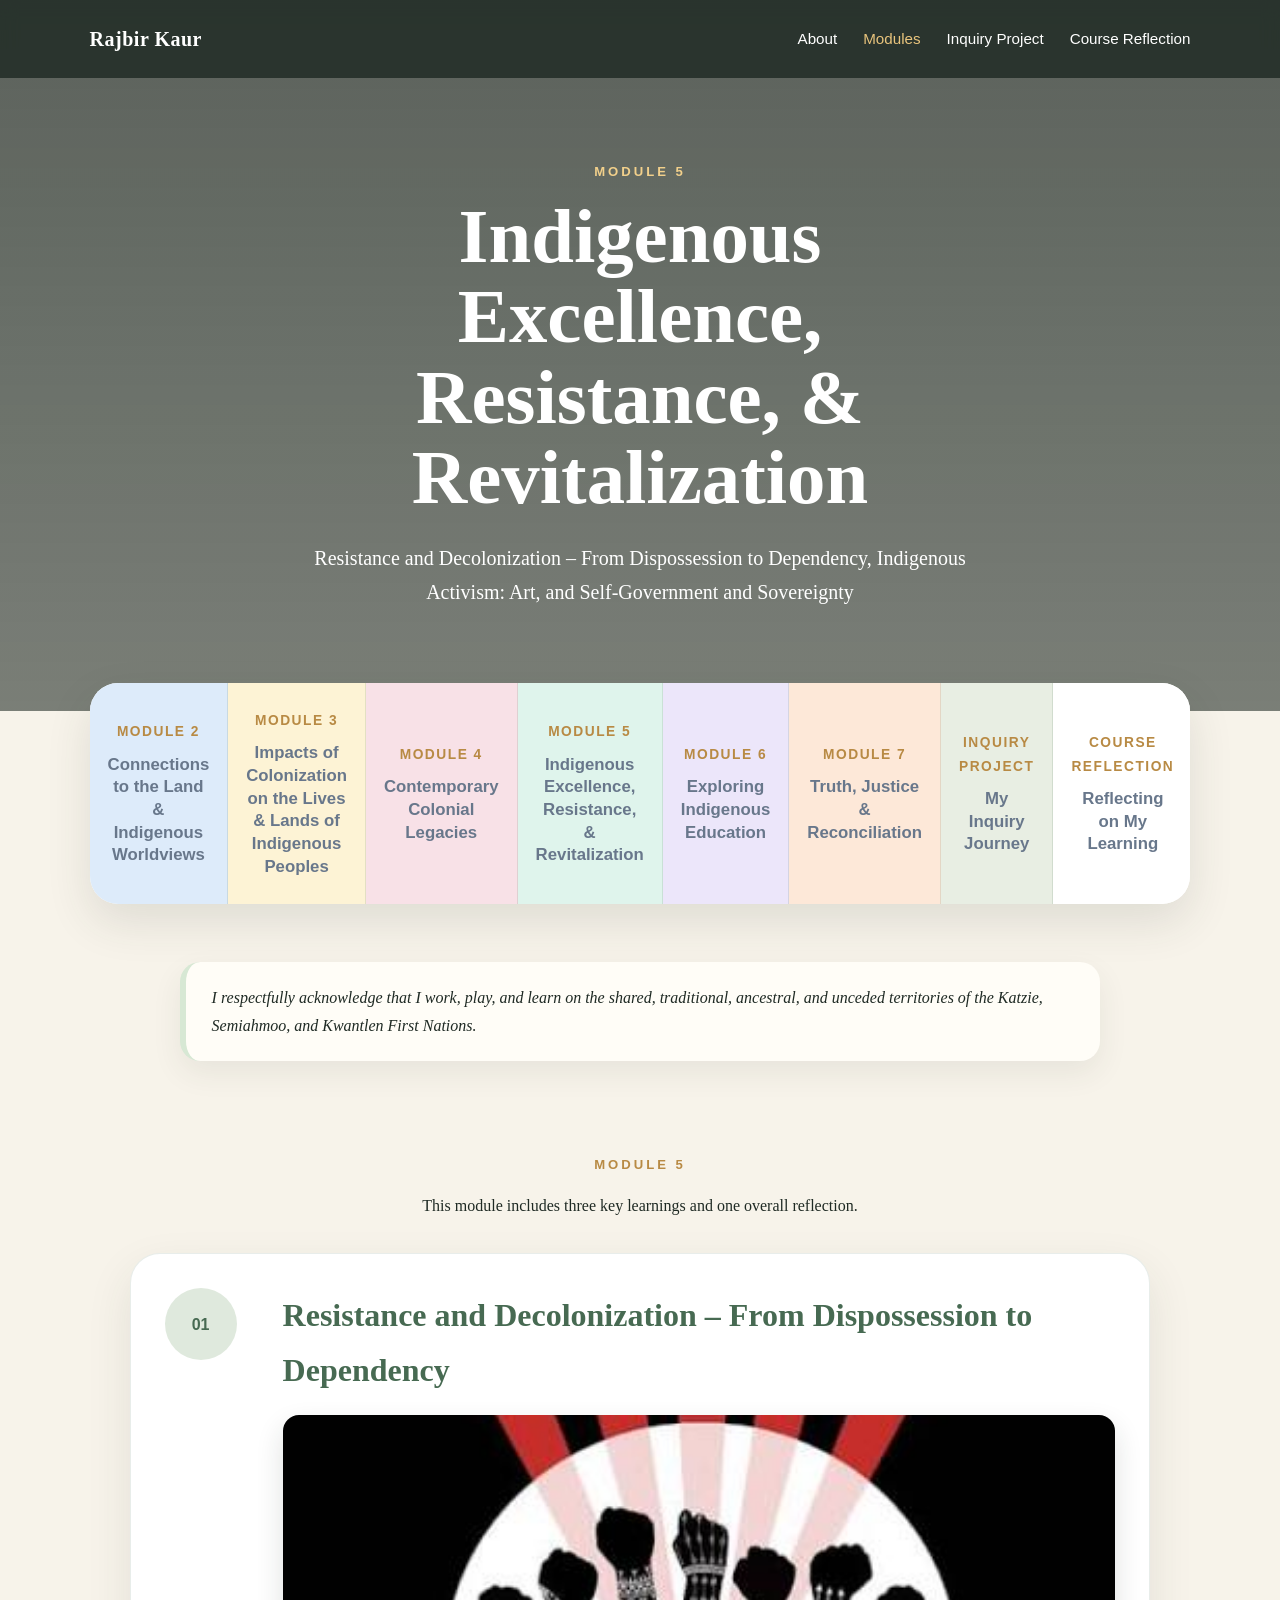
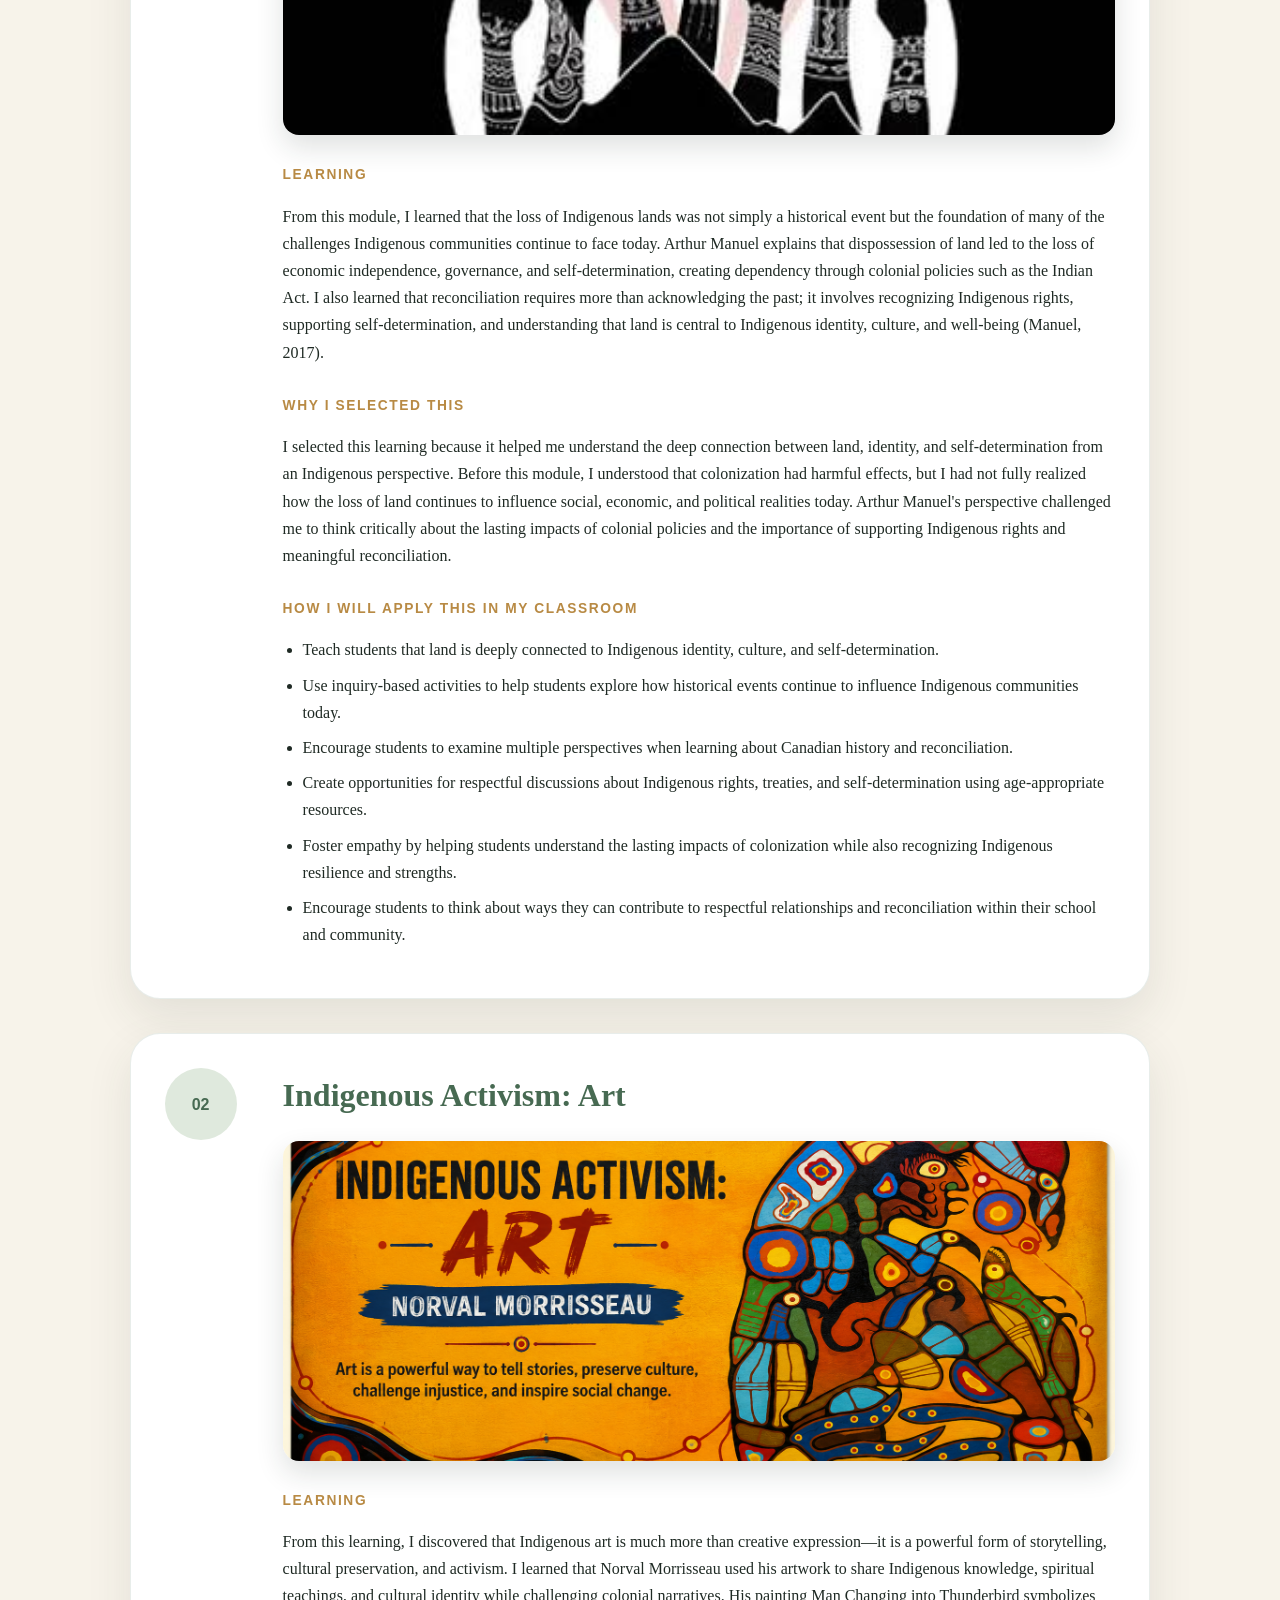
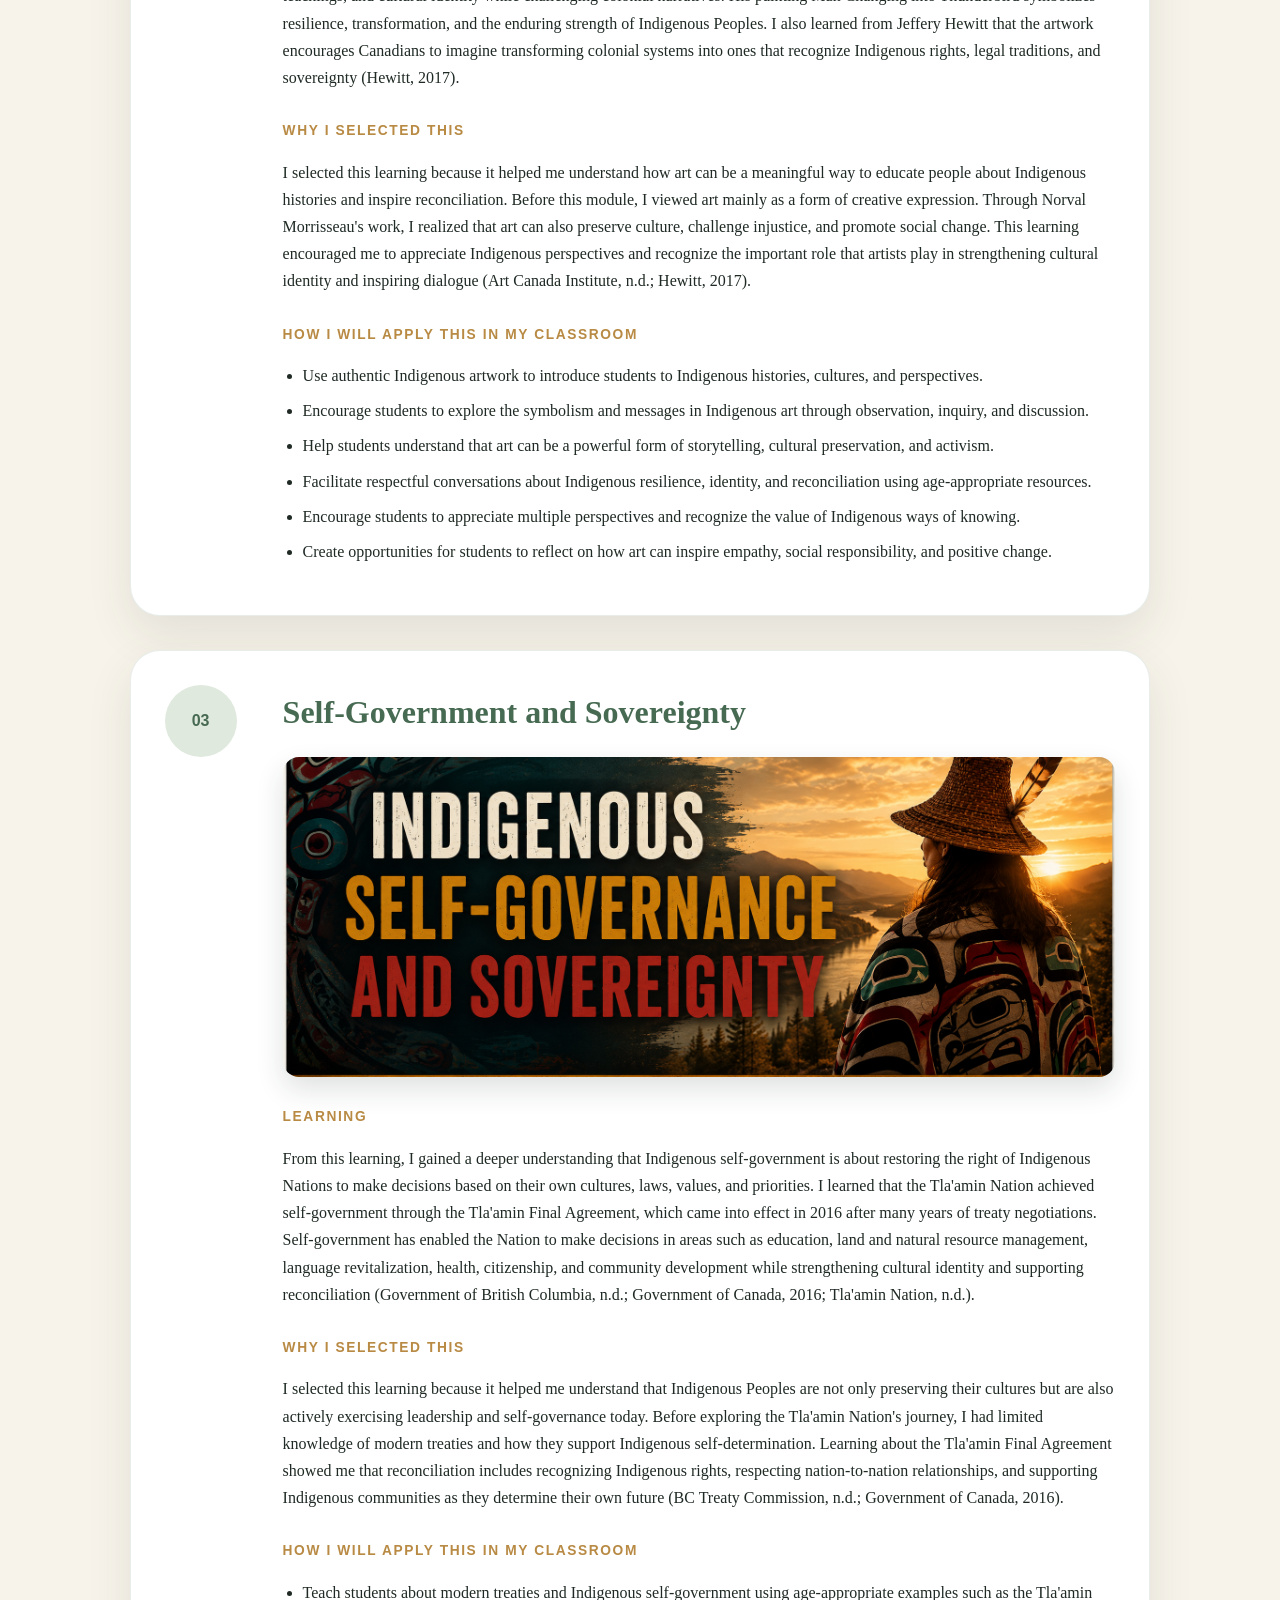
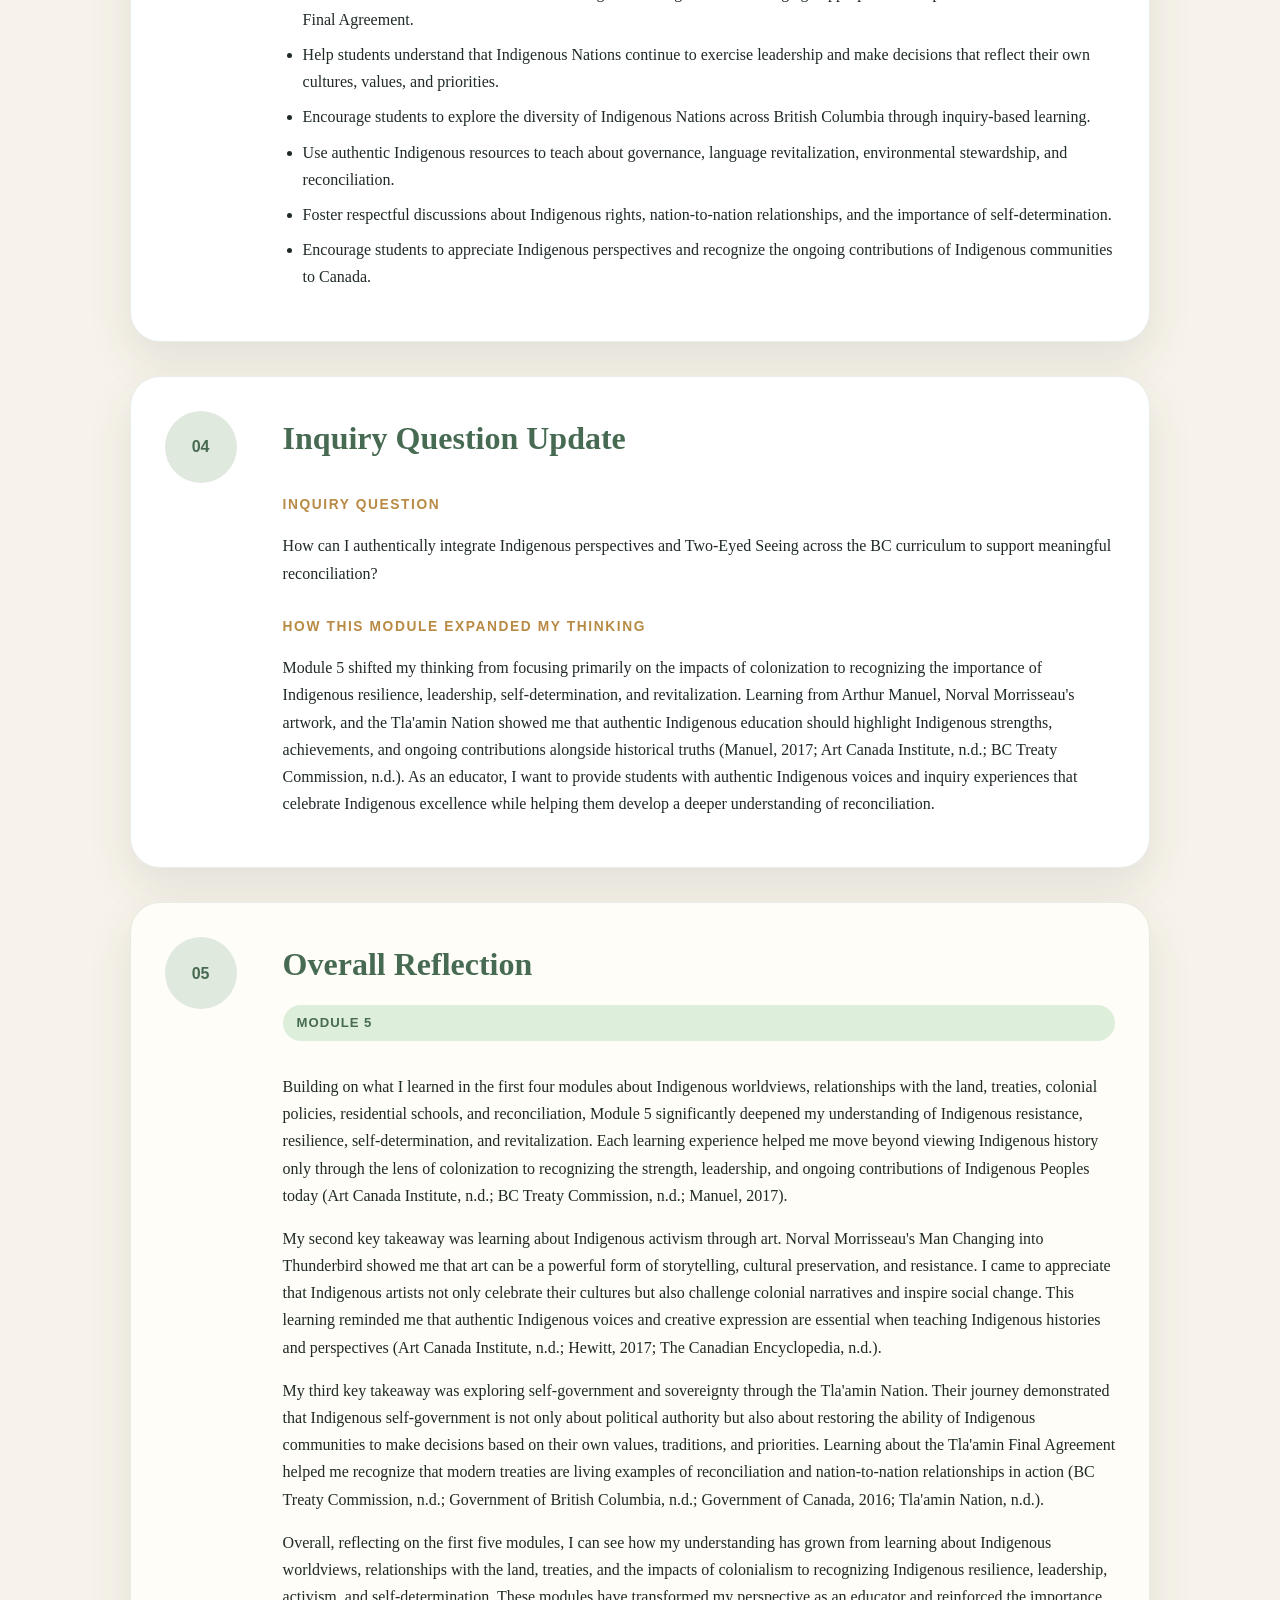
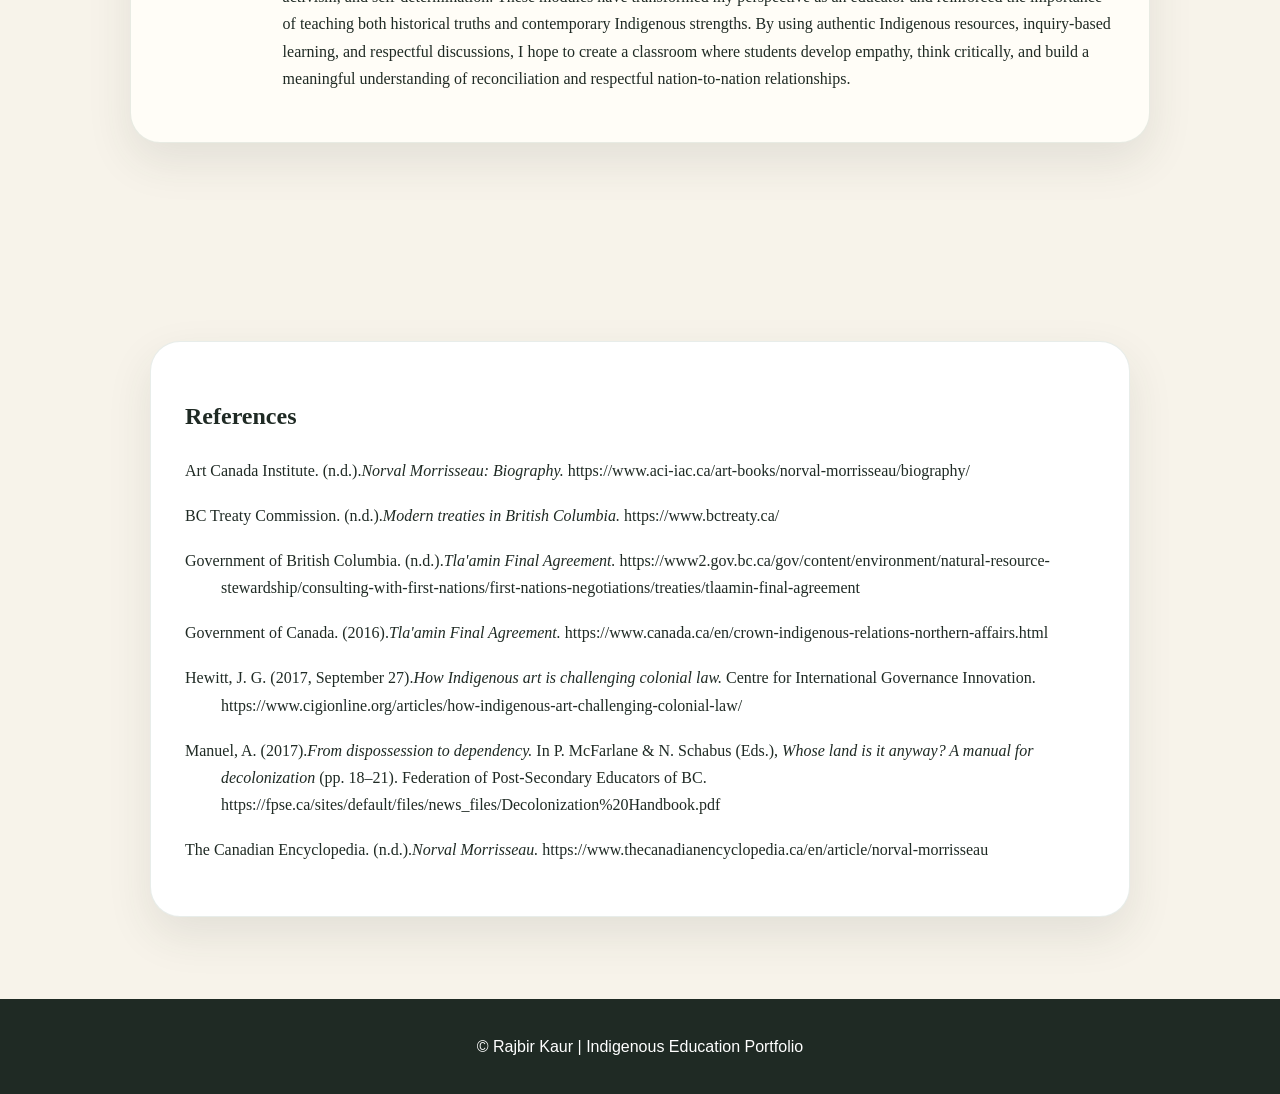
<file: module5.html>
<!DOCTYPE html>

<html lang="en">
<head>
<meta charset="utf-8"/>
<meta content="width=device-width, initial-scale=1.0" name="viewport"/>
<title>Module 5 | Indigenous Excellence, Resistance, &amp; Revitalization</title>
<link href="style.css" rel="stylesheet"/>
</head>
<body>
<header class="hero page-hero">
<nav class="nav">
<a class="logo" href="index.html">Rajbir Kaur</a>
<div class="links">
<a href="index.html#about">About</a>
<a aria-current="page" href="index.html#modules">Modules</a>
<a href="inquiry.html">Inquiry Project</a>
<a href="CourseReflection.html">Course Reflection</a>
 
</div>
</nav>
<div class="hero-content">
<p class="eyebrow">Module 5</p>
<h1>Indigenous Excellence, Resistance, &amp; Revitalization</h1>
<p class="hero-text">Resistance and Decolonization – From Dispossession to Dependency, Indigenous Activism: Art, and Self-Government and Sovereignty</p>
</div>
</header>
<div class="top-module-strip"><div class="module-grid">
<a class="module-tile module-2" href="module2.html">
<span>Module 2</span>
<strong>Connections to the Land &amp; Indigenous Worldviews</strong>
</a>
<a class="module-tile module-3" href="module3.html">
<span>Module 3</span>
<strong>Impacts of Colonization on the Lives &amp; Lands of Indigenous Peoples</strong>
</a>
<a class="module-tile module-4" href="module4.html">
<span>Module 4</span>
<strong>Contemporary Colonial Legacies</strong>
</a>
<a class="module-tile module-5" href="module5.html">
<span>Module 5</span>
<strong>Indigenous Excellence, Resistance, &amp; Revitalization</strong>
</a>
<a class="module-tile module-6" href="module6.html">
<span>Module 6</span>
<strong>Exploring Indigenous Education</strong>
</a>
<a class="module-tile module-7" href="module7.html">
<span>Module 7</span>
<strong>Truth, Justice &amp; Reconciliation</strong>
</a>
 <a class="module-tile inquiry-tile" href="inquiry.html">
    <span>Inquiry Project</span>
    <strong>My Inquiry Journey</strong>
</a>
 <a class="module-tile reflection-tile" href="CourseReflection.html">
    <span>Course Reflection</span>
    <strong>Reflecting on My Learning</strong>
</a> 
</div></div>
<main>
<section class="land-acknowledgement">
<p>I respectfully acknowledge that I work, play, and learn on the shared, traditional, ancestral, and unceded territories of the Katzie, Semiahmoo, and Kwantlen First Nations.</p>
</section>
<section class="section module-page" id="module4">
<div class="section-title center">
<p class="eyebrow">Module 5</p>
<p>This module includes three key learnings and one overall reflection.</p>
</div>
<article class="learning-card">
<div class="number">01</div>
<div>
<h3>Resistance and Decolonization – From Dispossession to Dependency</h3>
<img alt="Arthur Manual" class="topic-image" src="Arthur_Manual.jpeg"/>
<h4>Learning</h4>
<p>From this module, I learned that the loss of Indigenous lands was not simply a historical event but the foundation of many of the challenges Indigenous communities continue to face today. Arthur Manuel explains that dispossession of land led to the loss of economic independence, governance, and self-determination, creating dependency through colonial policies such as the Indian Act. I also learned that reconciliation requires more than acknowledging the past; it involves recognizing Indigenous rights, supporting self-determination, and understanding that land is central to Indigenous identity, culture, and well-being (Manuel, 2017).</p>
<h4>Why I Selected This</h4>
<p>I selected this learning because it helped me understand the deep connection between land, identity, and self-determination from an Indigenous perspective. Before this module, I understood that colonization had harmful effects, but I had not fully realized how the loss of land continues to influence social, economic, and political realities today. Arthur Manuel's perspective challenged me to think critically about the lasting impacts of colonial policies and the importance of supporting Indigenous rights and meaningful reconciliation.</p>
<h4>How I Will Apply This in My Classroom</h4>
<ul>
<li>Teach students that land is deeply connected to Indigenous identity, culture, and self-determination.</li>
<li>Use inquiry-based activities to help students explore how historical events continue to influence Indigenous communities today.</li>
<li>Encourage students to examine multiple perspectives when learning about Canadian history and reconciliation.</li>
<li>Create opportunities for respectful discussions about Indigenous rights, treaties, and self-determination using age-appropriate resources.</li>
<li>Foster empathy by helping students understand the lasting impacts of colonization while also recognizing Indigenous resilience and strengths.</li>
<li>Encourage students to think about ways they can contribute to respectful relationships and reconciliation within their school and community.</li>
</ul>
</div>
</article>
<article class="learning-card">
<div class="number">02</div>
<div>
<h3>Indigenous Activism: Art</h3>
<img alt="Indigenous Art" class="topic-image" src="Indigenous-Art.png"/>
<h4>Learning</h4>
<p>From this learning, I discovered that Indigenous art is much more than creative expression—it is a powerful form of storytelling, cultural preservation, and activism. I learned that Norval Morrisseau used his artwork to share Indigenous knowledge, spiritual teachings, and cultural identity while challenging colonial narratives. His painting Man Changing into Thunderbird symbolizes resilience, transformation, and the enduring strength of Indigenous Peoples. I also learned from Jeffery Hewitt that the artwork encourages Canadians to imagine transforming colonial systems into ones that recognize Indigenous rights, legal traditions, and sovereignty (Hewitt, 2017).</p>
<h4>Why I Selected This</h4>
<p>I selected this learning because it helped me understand how art can be a meaningful way to educate people about Indigenous histories and inspire reconciliation. Before this module, I viewed art mainly as a form of creative expression. Through Norval Morrisseau's work, I realized that art can also preserve culture, challenge injustice, and promote social change. This learning encouraged me to appreciate Indigenous perspectives and recognize the important role that artists play in strengthening cultural identity and inspiring dialogue (Art Canada Institute, n.d.; Hewitt, 2017).</p>
<h4>How I Will Apply This in My Classroom</h4>
<ul>
  <li>Use authentic Indigenous artwork to introduce students to Indigenous histories, cultures, and perspectives.</li>
  <li>Encourage students to explore the symbolism and messages in Indigenous art through observation, inquiry, and discussion.</li>
  <li>Help students understand that art can be a powerful form of storytelling, cultural preservation, and activism.</li>
  <li>Facilitate respectful conversations about Indigenous resilience, identity, and reconciliation using age-appropriate resources.</li>
  <li>Encourage students to appreciate multiple perspectives and recognize the value of Indigenous ways of knowing.</li>
  <li>Create opportunities for students to reflect on how art can inspire empathy, social responsibility, and positive change.</li>
</ul>
</div>
</article>
<article class="learning-card">
<div class="number">03</div>
<div>
<h3>Self-Government and Sovereignty</h3>
<img alt="Self Governance" class="topic-image" src="Indigenous-self-government.png"/>
<h4>Learning</h4>
<p>From this learning, I gained a deeper understanding that Indigenous self-government is about restoring the right of Indigenous Nations to make decisions based on their own cultures, laws, values, and priorities. I learned that the Tla'amin Nation achieved self-government through the Tla'amin Final Agreement, which came into effect in 2016 after many years of treaty negotiations. Self-government has enabled the Nation to make decisions in areas such as education, land and natural resource management, language revitalization, health, citizenship, and community development while strengthening cultural identity and supporting reconciliation (Government of British Columbia, n.d.; Government of Canada, 2016; Tla'amin Nation, n.d.).</p>
<h4>Why I Selected This</h4>
<p>I selected this learning because it helped me understand that Indigenous Peoples are not only preserving their cultures but are also actively exercising leadership and self-governance today. Before exploring the Tla'amin Nation's journey, I had limited knowledge of modern treaties and how they support Indigenous self-determination. Learning about the Tla'amin Final Agreement showed me that reconciliation includes recognizing Indigenous rights, respecting nation-to-nation relationships, and supporting Indigenous communities as they determine their own future (BC Treaty Commission, n.d.; Government of Canada, 2016).</p>
<h4>How I Will Apply This in My Classroom</h4>
<ul>
  <li>Teach students about modern treaties and Indigenous self-government using age-appropriate examples such as the Tla'amin Final Agreement.</li>
  <li>Help students understand that Indigenous Nations continue to exercise leadership and make decisions that reflect their own cultures, values, and priorities.</li>
  <li>Encourage students to explore the diversity of Indigenous Nations across British Columbia through inquiry-based learning.</li>
  <li>Use authentic Indigenous resources to teach about governance, language revitalization, environmental stewardship, and reconciliation.</li>
  <li>Foster respectful discussions about Indigenous rights, nation-to-nation relationships, and the importance of self-determination.</li>
  <li>Encourage students to appreciate Indigenous perspectives and recognize the ongoing contributions of Indigenous communities to Canada.</li>
</ul>
</div>
</article>
 <article class="learning-card">
<div class="number">04</div>
<div>
<h3>Inquiry Question Update</h3>
  <h4>Inquiry Question</h4>
    <p>How can I authentically integrate Indigenous perspectives and Two-Eyed Seeing across the BC curriculum to support meaningful reconciliation?</p>
  <h4>How This Module Expanded My Thinking</h4>
    <p>Module 5 shifted my thinking from focusing primarily on the impacts of colonization to recognizing the importance of Indigenous resilience, leadership, self-determination, and revitalization. Learning from Arthur Manuel, Norval Morrisseau's artwork, and the Tla'amin Nation showed me that authentic Indigenous education should highlight Indigenous strengths, achievements, and ongoing contributions alongside historical truths (Manuel, 2017; Art Canada Institute, n.d.; BC Treaty Commission, n.d.). As an educator, I want to provide students with authentic Indigenous voices and inquiry experiences that celebrate Indigenous excellence while helping them develop a deeper understanding of reconciliation.</p>
</div>
  </article>
<article class="learning-card reflection-card" id="reflection">
<div class="number">05</div>
<div>
<h3>Overall Reflection</h3>
<p class="module-label">Module 5</p>
<p>Building on what I learned in the first four modules about Indigenous worldviews, relationships with the land, treaties, colonial policies, residential schools, and reconciliation, Module 5 significantly deepened my understanding of Indigenous resistance, resilience, self-determination, and revitalization. Each learning experience helped me move beyond viewing Indigenous history only through the lens of colonization to recognizing the strength, leadership, and ongoing contributions of Indigenous Peoples today (Art Canada Institute, n.d.; BC Treaty Commission, n.d.; Manuel, 2017).</p>
<p>My second key takeaway was learning about Indigenous activism through art. Norval Morrisseau's Man Changing into Thunderbird showed me that art can be a powerful form of storytelling, cultural preservation, and resistance. I came to appreciate that Indigenous artists not only celebrate their cultures but also challenge colonial narratives and inspire social change. This learning reminded me that authentic Indigenous voices and creative expression are essential when teaching Indigenous histories and perspectives (Art Canada Institute, n.d.; Hewitt, 2017; The Canadian Encyclopedia, n.d.).</p>
<p>My third key takeaway was exploring self-government and sovereignty through the Tla'amin Nation. Their journey demonstrated that Indigenous self-government is not only about political authority but also about restoring the ability of Indigenous communities to make decisions based on their own values, traditions, and priorities. Learning about the Tla'amin Final Agreement helped me recognize that modern treaties are living examples of reconciliation and nation-to-nation relationships in action (BC Treaty Commission, n.d.; Government of British Columbia, n.d.; Government of Canada, 2016; Tla'amin Nation, n.d.).</p>
<p>Overall, reflecting on the first five modules, I can see how my understanding has grown from learning about Indigenous worldviews, relationships with the land, treaties, and the impacts of colonialism to recognizing Indigenous resilience, leadership, activism, and self-determination. These modules have transformed my perspective as an educator and reinforced the importance of teaching both historical truths and contemporary Indigenous strengths. By using authentic Indigenous resources, inquiry-based learning, and respectful discussions, I hope to create a classroom where students develop empathy, think critically, and build a meaningful understanding of reconciliation and respectful nation-to-nation relationships.</p>
</div>
</article>
</section>
<section class="section references" id="references"><div class="card wide">
<h2>References</h2>
<ul class="references-list">
<section class="references">
        <li>Art Canada Institute. (n.d.).<em>Norval Morrisseau: Biography.</em> https://www.aci-iac.ca/art-books/norval-morrisseau/biography/</li>
        <li>BC Treaty Commission. (n.d.).<em>Modern treaties in British Columbia.</em> https://www.bctreaty.ca/</li>
        <li>Government of British Columbia. (n.d.).<em>Tla'amin Final Agreement.</em> https://www2.gov.bc.ca/gov/content/environment/natural-resource-stewardship/consulting-with-first-nations/first-nations-negotiations/treaties/tlaamin-final-agreement</li>
        <li>Government of Canada. (2016).<em>Tla'amin Final Agreement.</em> https://www.canada.ca/en/crown-indigenous-relations-northern-affairs.html</li>
        <li>Hewitt, J. G. (2017, September 27).<em>How Indigenous art is challenging colonial law.</em> Centre for International Governance Innovation. https://www.cigionline.org/articles/how-indigenous-art-challenging-colonial-law/</li>
        <li>Manuel, A. (2017).<em>From dispossession to dependency.</em> In P. McFarlane &amp; N. Schabus (Eds.), <em>Whose land is it anyway? A manual for decolonization</em> (pp. 18–21). Federation of Post-Secondary Educators of BC. https://fpse.ca/sites/default/files/news_files/Decolonization%20Handbook.pdf</li>
        <li>The Canadian Encyclopedia. (n.d.).<em>Norval Morrisseau.</em> https://www.thecanadianencyclopedia.ca/en/article/norval-morrisseau</li>
</ul>
</div></section></main>
<footer>© Rajbir Kaur | Indigenous Education Portfolio</footer>
</body>
</html>
</file>
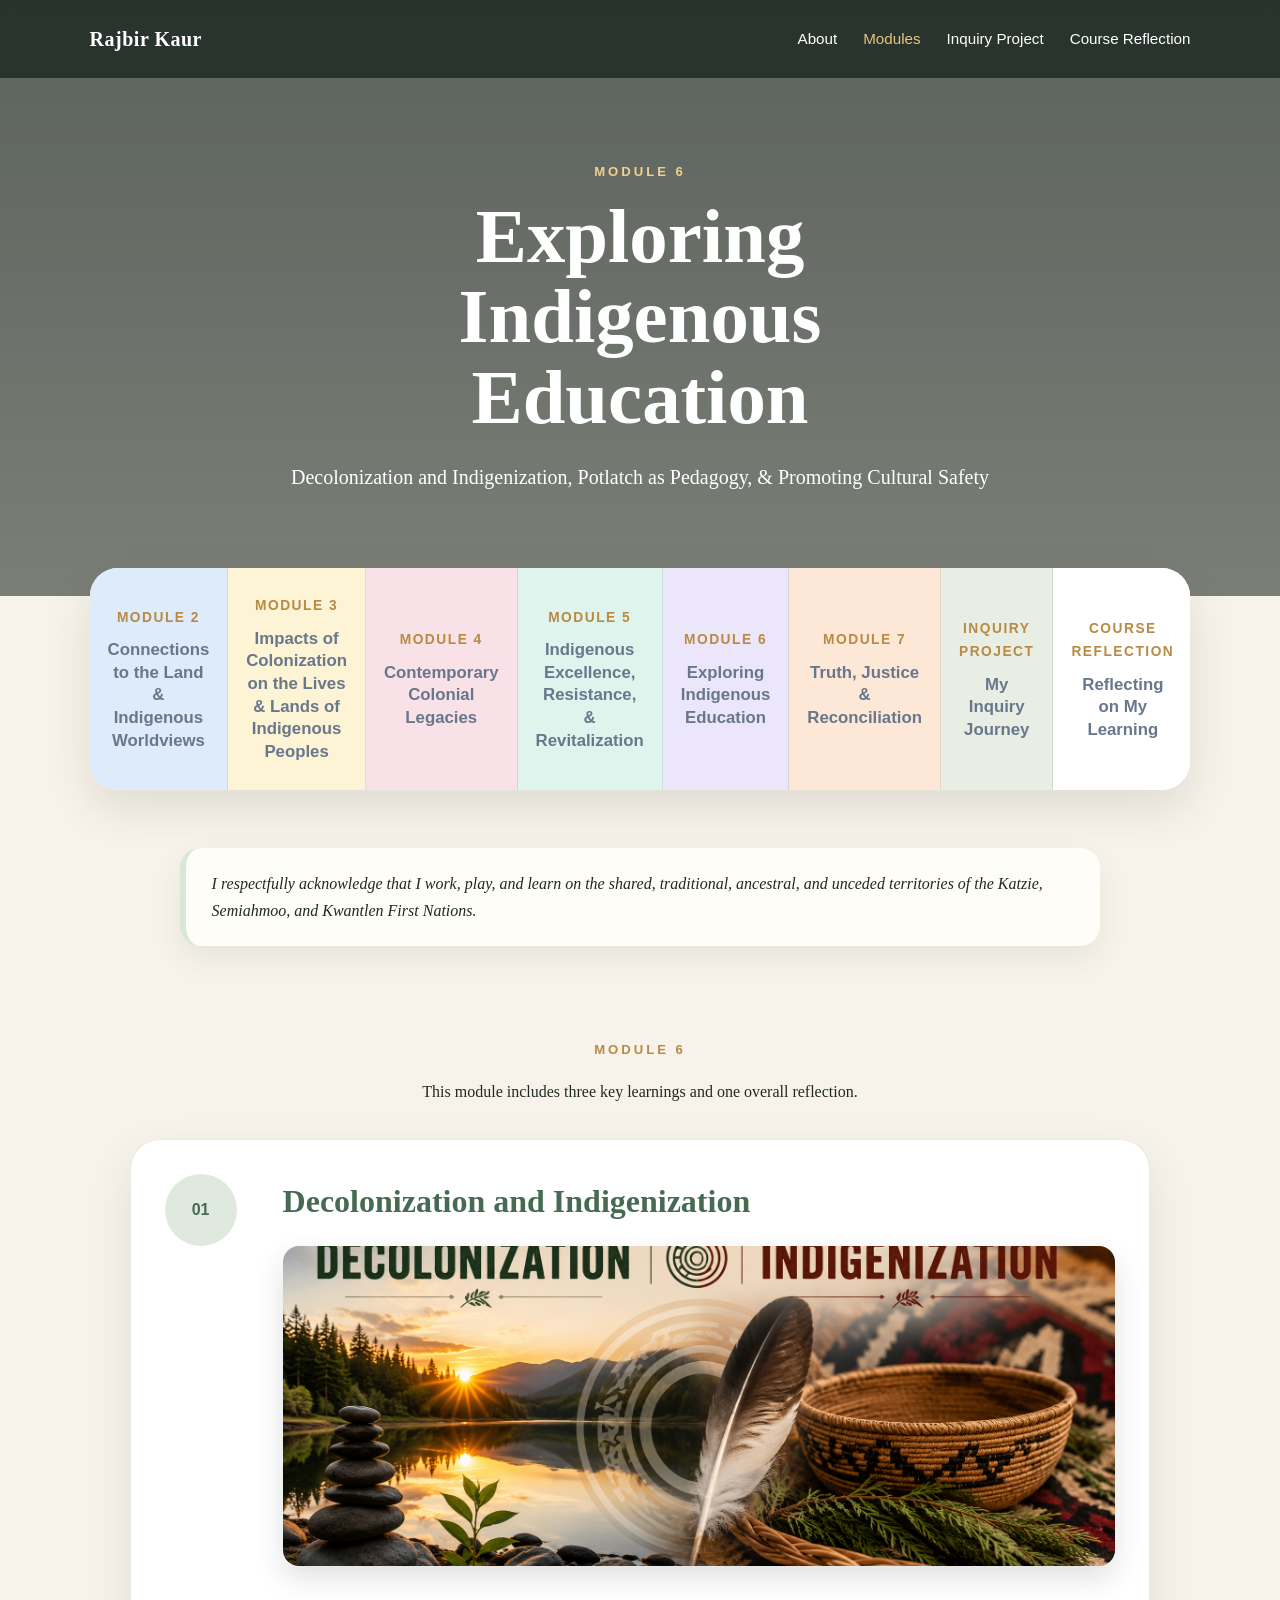
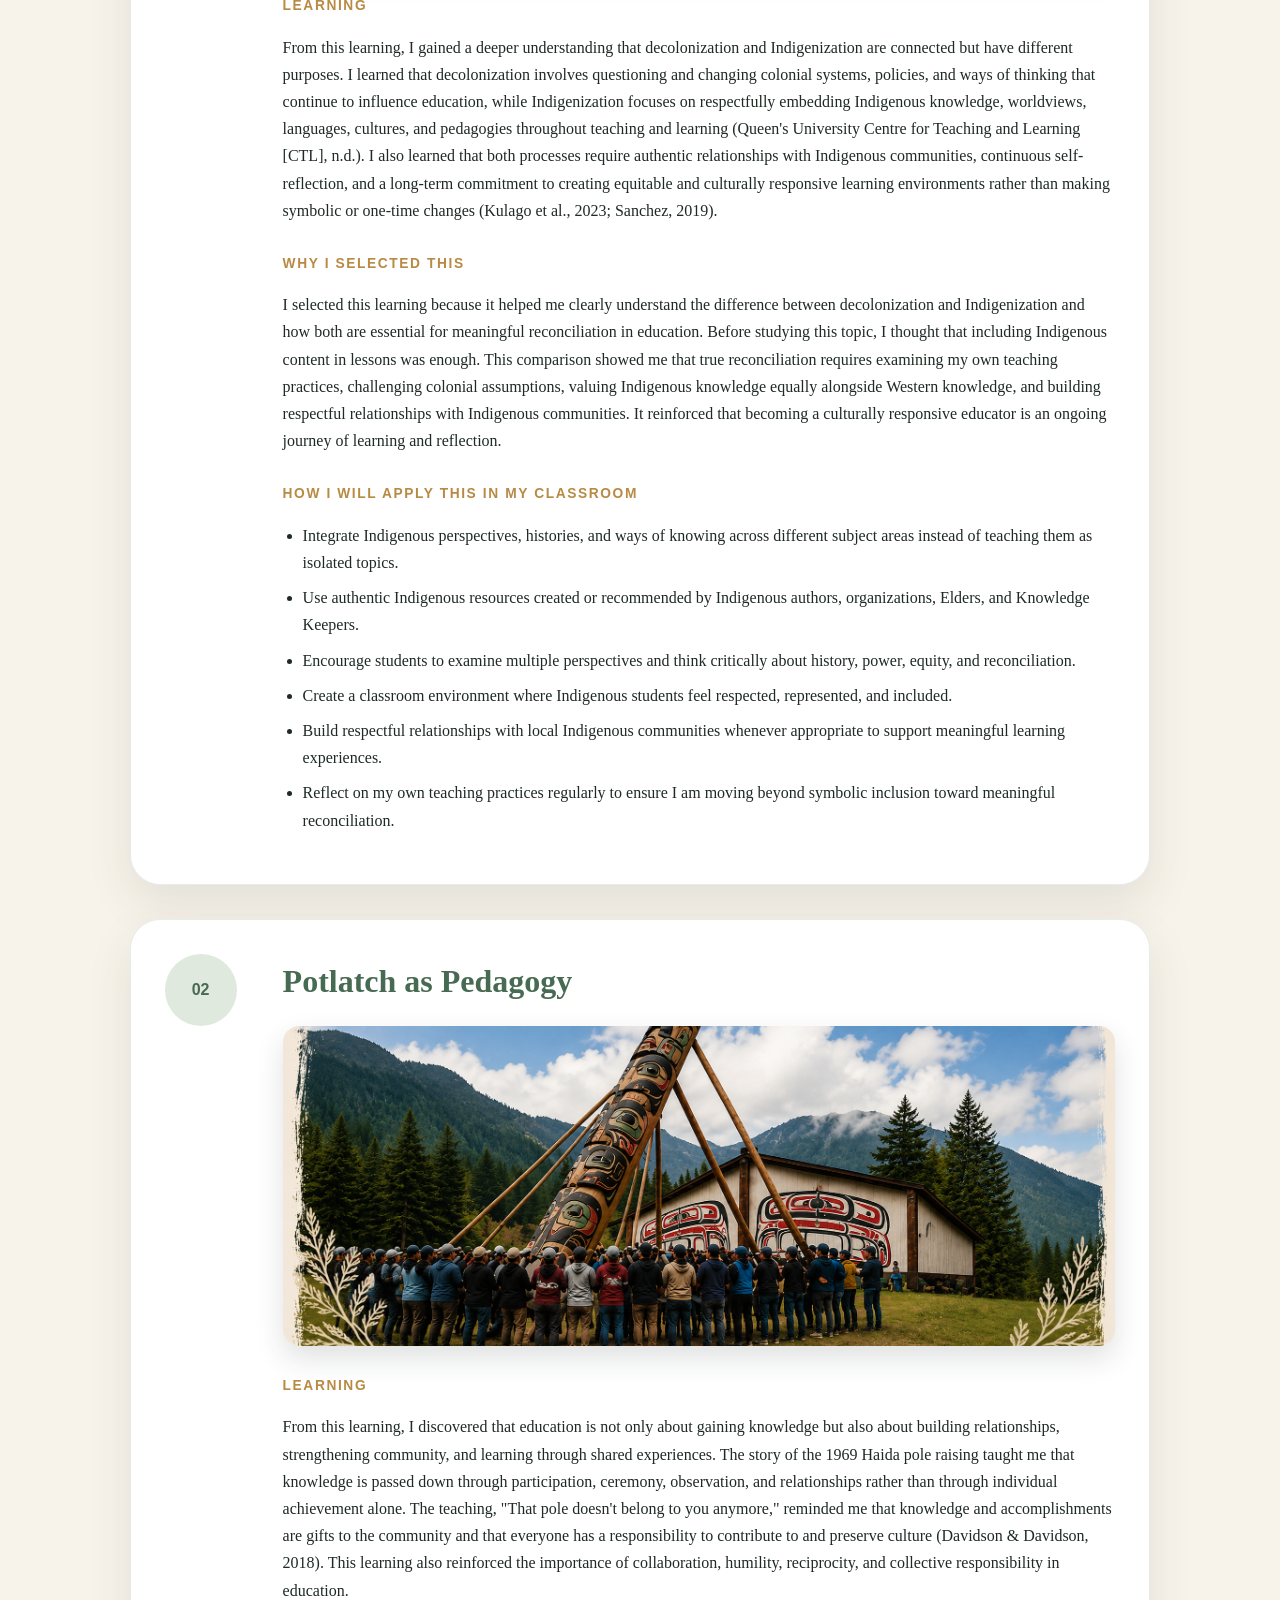
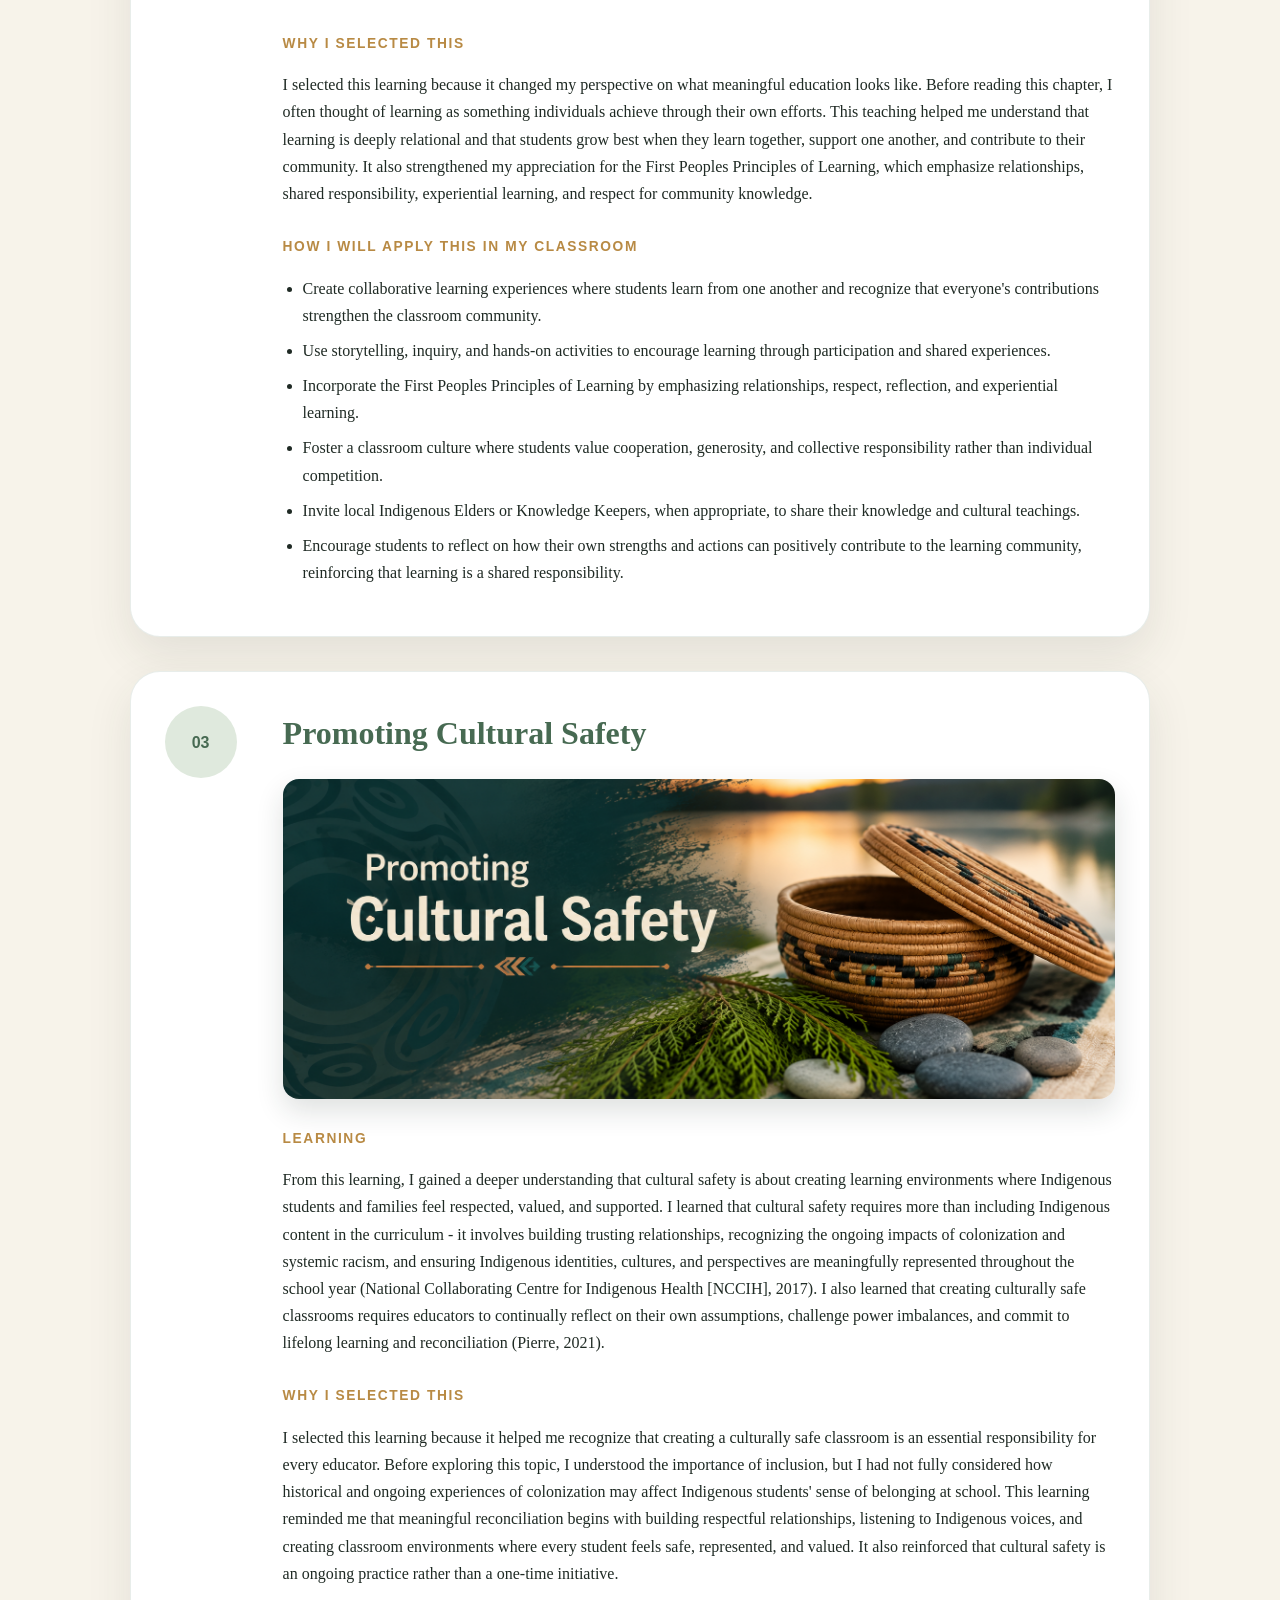
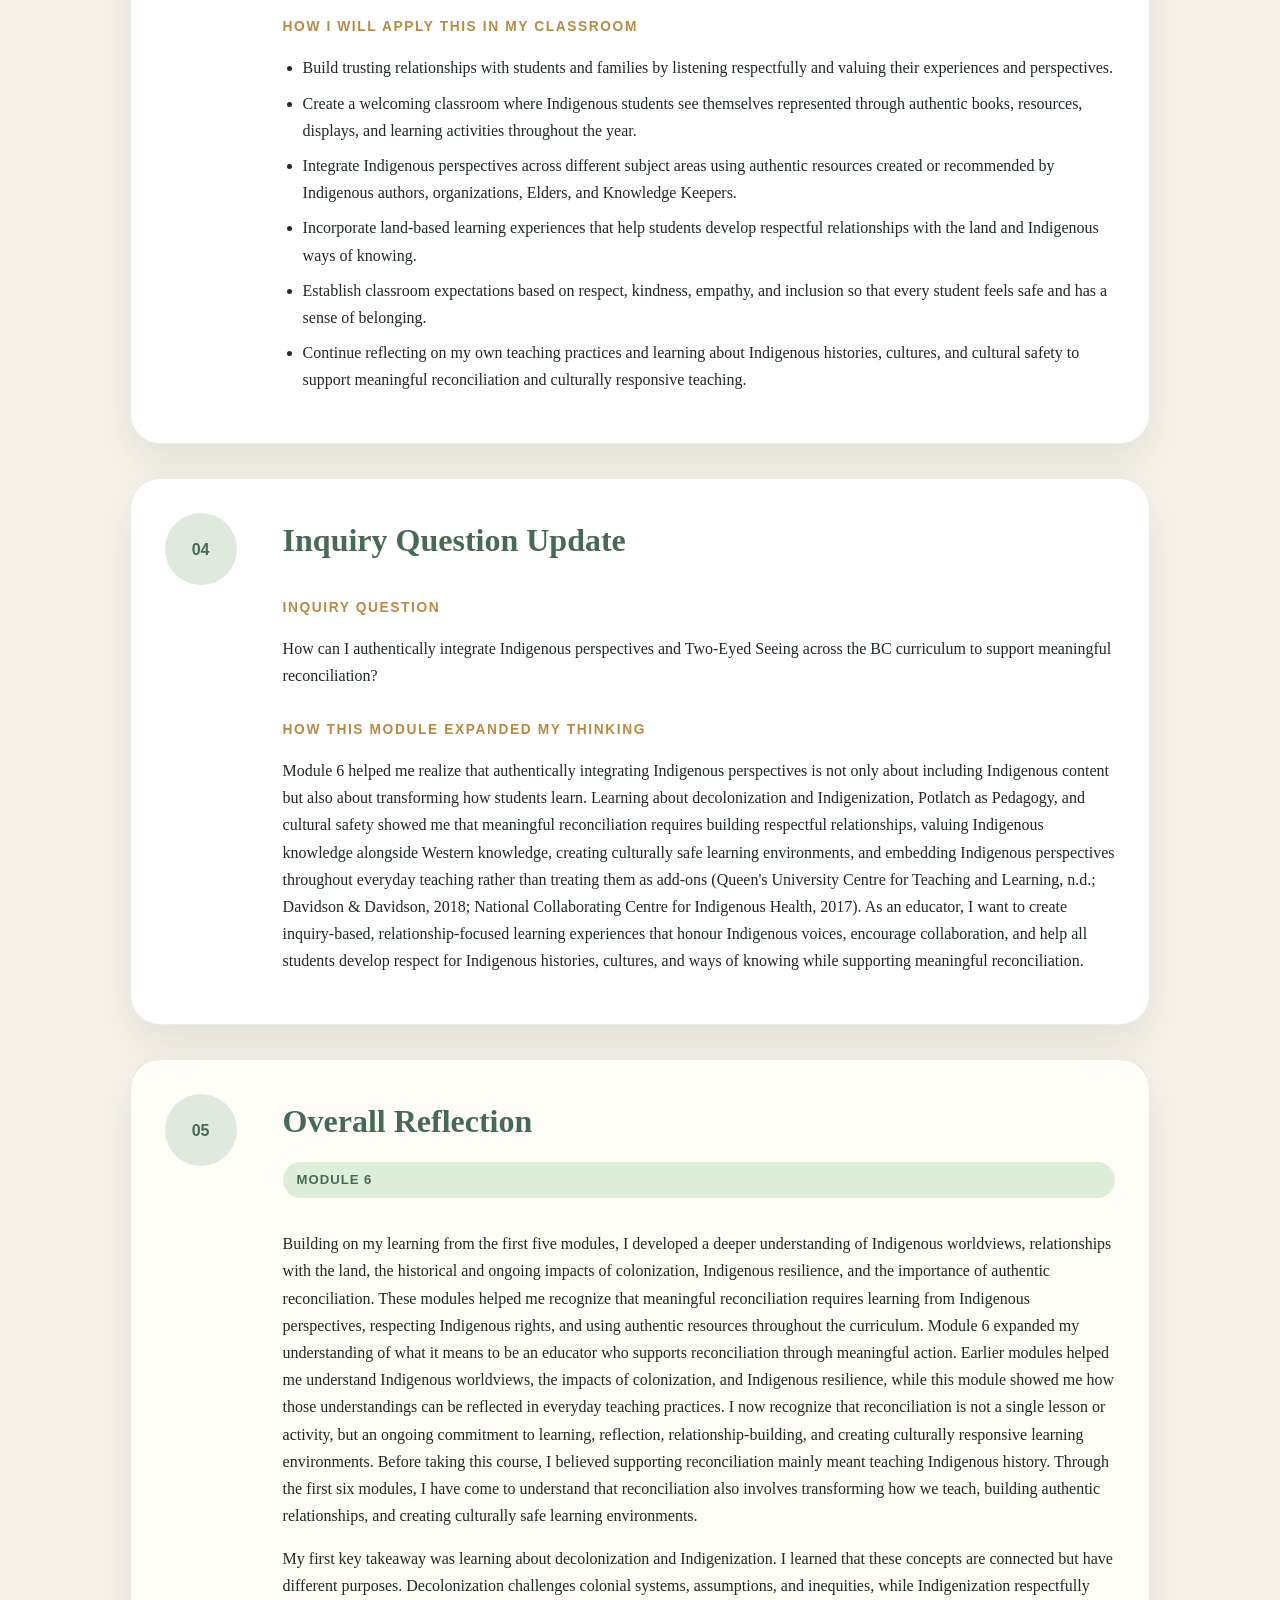
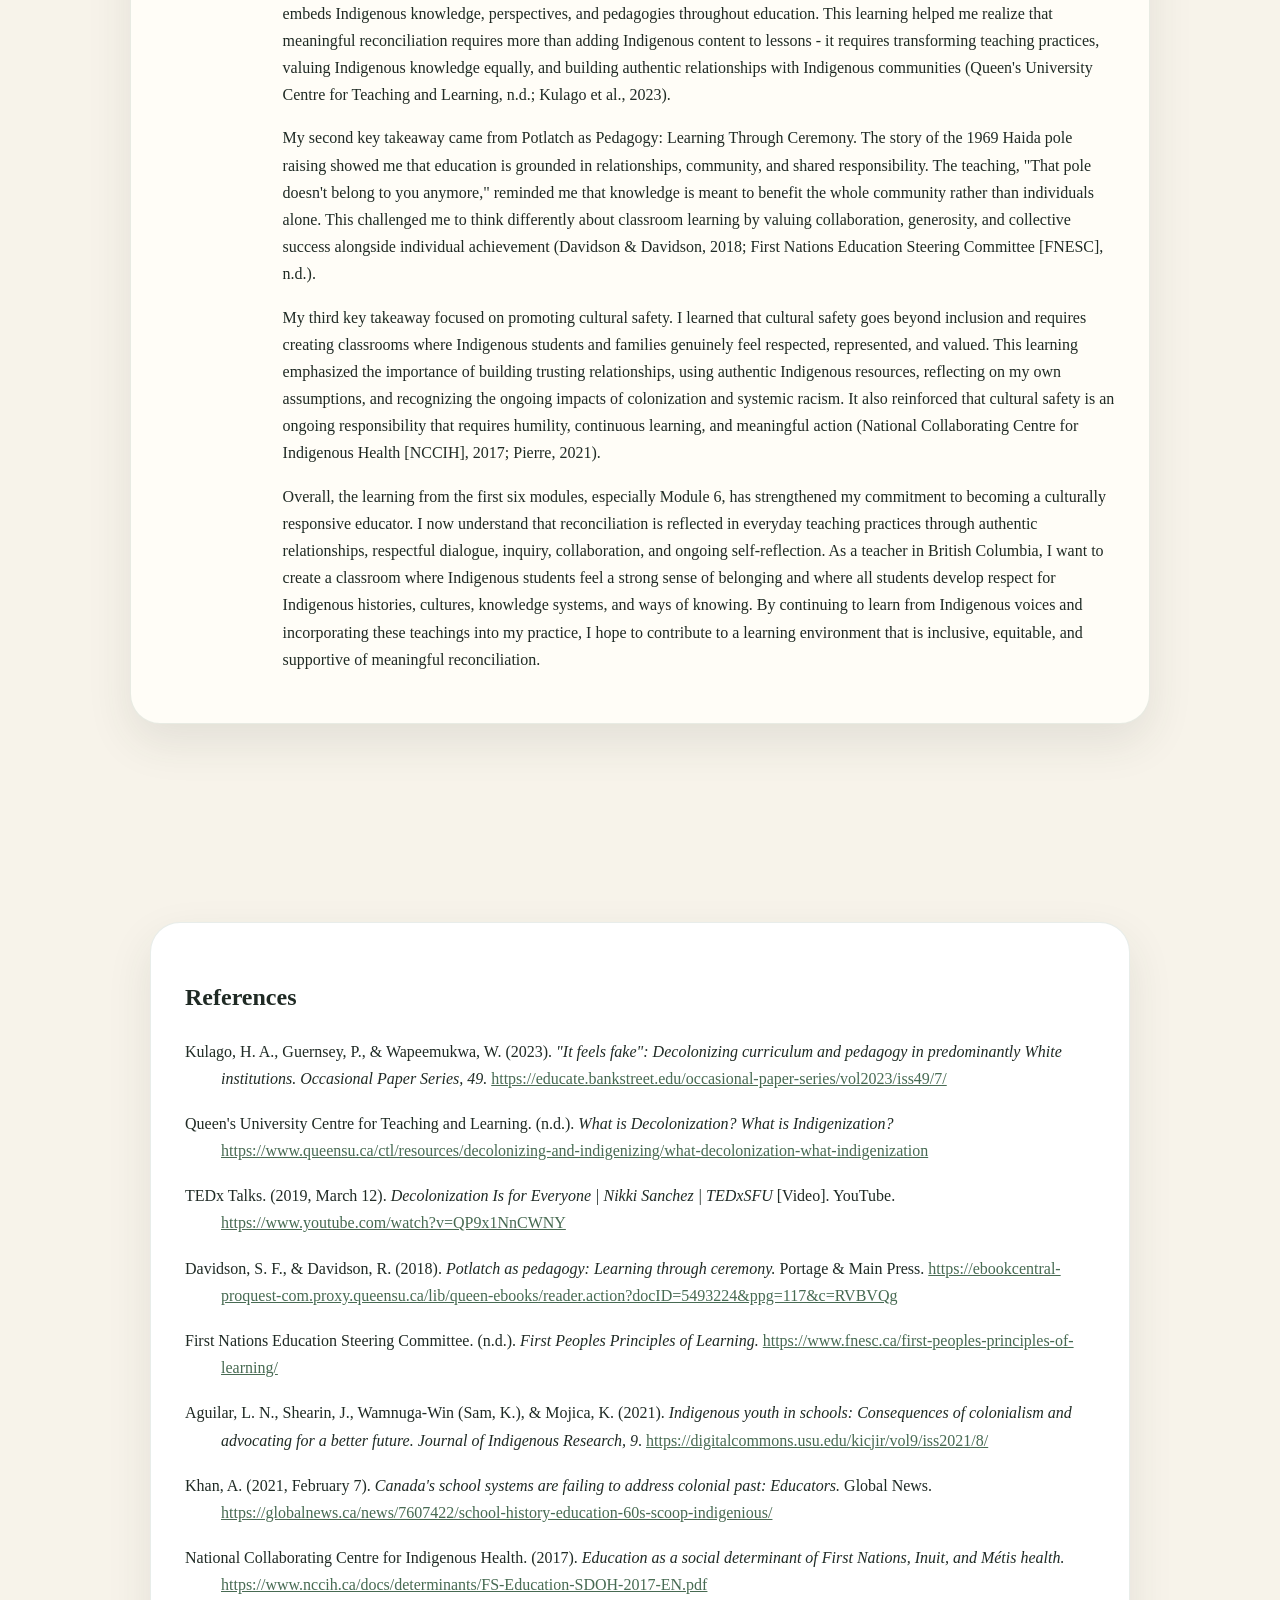
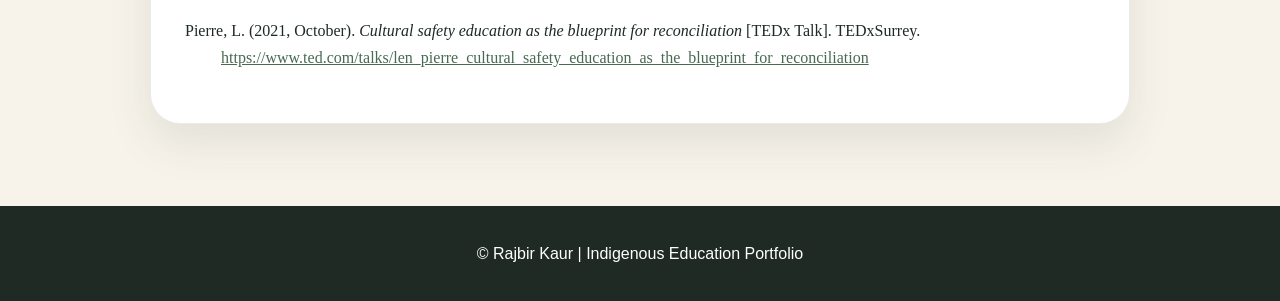
<file: module6.html>
<!DOCTYPE html>

<html lang="en">
<head>
<meta charset="utf-8"/>
<meta content="width=device-width, initial-scale=1.0" name="viewport"/>
<title>Module 6 | Exploring Indigenous Education</title>
<link href="style.css" rel="stylesheet"/>
</head>
<body>
<header class="hero page-hero">
<nav class="nav">
<a class="logo" href="index.html">Rajbir Kaur</a>
<div class="links">
<a href="index.html#about">About</a>
<a aria-current="page" href="index.html#modules">Modules</a>
<a href="inquiry.html">Inquiry Project</a>
<a href="CourseReflection.html">Course Reflection</a>

</div>
</nav>
<div class="hero-content">
<p class="eyebrow">Module 6</p>
<h1>Exploring Indigenous Education</h1>
<p class="hero-text">Decolonization and Indigenization, Potlatch as Pedagogy, &amp; Promoting Cultural Safety</p>
</div>
</header>
<div class="top-module-strip"><div class="module-grid">
<a class="module-tile module-2" href="module2.html">
<span>Module 2</span>
<strong>Connections to the Land &amp; Indigenous Worldviews</strong>
</a>
<a class="module-tile module-3" href="module3.html">
<span>Module 3</span>
<strong>Impacts of Colonization on the Lives &amp; Lands of Indigenous Peoples</strong>
</a>
<a class="module-tile module-4" href="module4.html">
<span>Module 4</span>
<strong>Contemporary Colonial Legacies</strong>
</a>
<a class="module-tile module-5" href="module5.html">
<span>Module 5</span>
<strong>Indigenous Excellence, Resistance, &amp; Revitalization</strong>
</a>
<a class="module-tile module-6" href="module6.html">
<span>Module 6</span>
<strong>Exploring Indigenous Education</strong>
</a>
<a class="module-tile module-7" href="module7.html">
<span>Module 7</span>
<strong>Truth, Justice &amp; Reconciliation</strong>
</a>
 <a class="module-tile inquiry-tile" href="inquiry.html">
    <span>Inquiry Project</span>
    <strong>My Inquiry Journey</strong>
</a>
 <a class="module-tile reflection-tile" href="CourseReflection.html">
    <span>Course Reflection</span>
    <strong>Reflecting on My Learning</strong>
</a>
</div></div>
<main>
<section class="land-acknowledgement">
<p>I respectfully acknowledge that I work, play, and learn on the shared, traditional, ancestral, and unceded territories of the Katzie, Semiahmoo, and Kwantlen First Nations.</p>
</section>
<section class="section module-page" id="module4">
<div class="section-title center">
<p class="eyebrow">Module 6</p>
<p>This module includes three key learnings and one overall reflection.</p>
</div>
<article class="learning-card">
<div class="number">01</div>
<div>
<h3>Decolonization and Indigenization</h3>
<img alt="Decolonization and Indigenization" class="topic-image" src="Decolo-Indigenization.png"/>
<h4>Learning</h4>
<p>From this learning, I gained a deeper understanding that decolonization and Indigenization are connected but have different purposes. I learned that decolonization involves questioning and changing colonial systems, policies, and ways of thinking that continue to influence education, while Indigenization focuses on respectfully embedding Indigenous knowledge, worldviews, languages, cultures, and pedagogies throughout teaching and learning (Queen's University Centre for Teaching and Learning [CTL], n.d.). I also learned that both processes require authentic relationships with Indigenous communities, continuous self-reflection, and a long-term commitment to creating equitable and culturally responsive learning environments rather than making symbolic or one-time changes (Kulago et al., 2023; Sanchez, 2019).</p>
<h4>Why I Selected This</h4>
<p>I selected this learning because it helped me clearly understand the difference between decolonization and Indigenization and how both are essential for meaningful reconciliation in education. Before studying this topic, I thought that including Indigenous content in lessons was enough. This comparison showed me that true reconciliation requires examining my own teaching practices, challenging colonial assumptions, valuing Indigenous knowledge equally alongside Western knowledge, and building respectful relationships with Indigenous communities. It reinforced that becoming a culturally responsive educator is an ongoing journey of learning and reflection.</p>
<h4>How I Will Apply This in My Classroom</h4>
<ul>
  <li>Integrate Indigenous perspectives, histories, and ways of knowing across different subject areas instead of teaching them as isolated topics.</li>
  <li>Use authentic Indigenous resources created or recommended by Indigenous authors, organizations, Elders, and Knowledge Keepers.</li>
  <li>Encourage students to examine multiple perspectives and think critically about history, power, equity, and reconciliation.</li>
  <li>Create a classroom environment where Indigenous students feel respected, represented, and included.</li>
  <li>Build respectful relationships with local Indigenous communities whenever appropriate to support meaningful learning experiences.</li>
  <li>Reflect on my own teaching practices regularly to ensure I am moving beyond symbolic inclusion toward meaningful reconciliation.</li>
</ul>
</div>
</article>
<article class="learning-card">
<div class="number">02</div>
<div>
<h3>Potlatch as Pedagogy</h3>
<img alt="Haida Pole Raising" class="topic-image" src="Haida-pole-raising.png"/>
<h4>Learning</h4>
<p>From this learning, I discovered that education is not only about gaining knowledge but also about building relationships, strengthening community, and learning through shared experiences. The story of the 1969 Haida pole raising taught me that knowledge is passed down through participation, ceremony, observation, and relationships rather than through individual achievement alone. The teaching, "That pole doesn't belong to you anymore," reminded me that knowledge and accomplishments are gifts to the community and that everyone has a responsibility to contribute to and preserve culture (Davidson & Davidson, 2018). This learning also reinforced the importance of collaboration, humility, reciprocity, and collective responsibility in education.</p>
<h4>Why I Selected This</h4>
<p>I selected this learning because it changed my perspective on what meaningful education looks like. Before reading this chapter, I often thought of learning as something individuals achieve through their own efforts. This teaching helped me understand that learning is deeply relational and that students grow best when they learn together, support one another, and contribute to their community. It also strengthened my appreciation for the First Peoples Principles of Learning, which emphasize relationships, shared responsibility, experiential learning, and respect for community knowledge.</p>
<h4>How I Will Apply This in My Classroom</h4>
<ul>
  <li>Create collaborative learning experiences where students learn from one another and recognize that everyone's contributions strengthen the classroom community.</li>
  <li>Use storytelling, inquiry, and hands-on activities to encourage learning through participation and shared experiences.</li>
  <li>Incorporate the First Peoples Principles of Learning by emphasizing relationships, respect, reflection, and experiential learning.</li>
  <li>Foster a classroom culture where students value cooperation, generosity, and collective responsibility rather than individual competition.</li>
  <li>Invite local Indigenous Elders or Knowledge Keepers, when appropriate, to share their knowledge and cultural teachings.</li>
  <li>Encourage students to reflect on how their own strengths and actions can positively contribute to the learning community, reinforcing that learning is a shared responsibility.</li>
</ul>
</div>
</article>
<article class="learning-card">
<div class="number">03</div>
<div>
<h3>Promoting Cultural Safety</h3>
<img alt="Cultural Safety" class="topic-image" src="Cultural-Safety.png"/>
<h4>Learning</h4>
<p>From this learning, I gained a deeper understanding that cultural safety is about creating learning environments where Indigenous students and families feel respected, valued, and supported. I learned that cultural safety requires more than including Indigenous content in the curriculum - it involves building trusting relationships, recognizing the ongoing impacts of colonization and systemic racism, and ensuring Indigenous identities, cultures, and perspectives are meaningfully represented throughout the school year (National Collaborating Centre for Indigenous Health [NCCIH], 2017). I also learned that creating culturally safe classrooms requires educators to continually reflect on their own assumptions, challenge power imbalances, and commit to lifelong learning and reconciliation (Pierre, 2021).</p>
<h4>Why I Selected This</h4>
<p>I selected this learning because it helped me recognize that creating a culturally safe classroom is an essential responsibility for every educator. Before exploring this topic, I understood the importance of inclusion, but I had not fully considered how historical and ongoing experiences of colonization may affect Indigenous students' sense of belonging at school. This learning reminded me that meaningful reconciliation begins with building respectful relationships, listening to Indigenous voices, and creating classroom environments where every student feels safe, represented, and valued. It also reinforced that cultural safety is an ongoing practice rather than a one-time initiative.</p>
<h4>How I Will Apply This in My Classroom</h4>
<ul>
  <li>Build trusting relationships with students and families by listening respectfully and valuing their experiences and perspectives.</li>
  <li>Create a welcoming classroom where Indigenous students see themselves represented through authentic books, resources, displays, and learning activities throughout the year.</li>
  <li>Integrate Indigenous perspectives across different subject areas using authentic resources created or recommended by Indigenous authors, organizations, Elders, and Knowledge Keepers.</li>
  <li>Incorporate land-based learning experiences that help students develop respectful relationships with the land and Indigenous ways of knowing.</li>
  <li>Establish classroom expectations based on respect, kindness, empathy, and inclusion so that every student feels safe and has a sense of belonging.</li>
  <li>Continue reflecting on my own teaching practices and learning about Indigenous histories, cultures, and cultural safety to support meaningful reconciliation and culturally responsive teaching.</li>
</ul>
</div>
</article>
 <article class="learning-card">
<div class="number">04</div>
<div>
<h3>Inquiry Question Update</h3>
  <h4>Inquiry Question</h4>
    <p>How can I authentically integrate Indigenous perspectives and Two-Eyed Seeing across the BC curriculum to support meaningful reconciliation?</p>
  <h4>How This Module Expanded My Thinking</h4>
    <p>Module 6 helped me realize that authentically integrating Indigenous perspectives is not only about including Indigenous content but also about transforming how students learn. Learning about decolonization and Indigenization, Potlatch as Pedagogy, and cultural safety showed me that meaningful reconciliation requires building respectful relationships, valuing Indigenous knowledge alongside Western knowledge, creating culturally safe learning environments, and embedding Indigenous perspectives throughout everyday teaching rather than treating them as add-ons (Queen's University Centre for Teaching and Learning, n.d.; Davidson & Davidson, 2018; National Collaborating Centre for Indigenous Health, 2017). As an educator, I want to create inquiry-based, relationship-focused learning experiences that honour Indigenous voices, encourage collaboration, and help all students develop respect for Indigenous histories, cultures, and ways of knowing while supporting meaningful reconciliation.</p>
</div>
 </article>
<article class="learning-card reflection-card" id="reflection">
<div class="number">05</div>
<div>
<h3>Overall Reflection</h3>
<p class="module-label">Module 6</p>
  <p>Building on my learning from the first five modules, I developed a deeper understanding of Indigenous worldviews, relationships with the land, the historical and ongoing impacts of colonization, Indigenous resilience, and the importance of authentic reconciliation. These modules helped me recognize that meaningful reconciliation requires learning from Indigenous perspectives, respecting Indigenous rights, and using authentic resources throughout the curriculum. Module 6 expanded my understanding of what it means to be an educator who supports reconciliation through meaningful action. Earlier modules helped me understand Indigenous worldviews, the impacts of colonization, and Indigenous resilience, while this module showed me how those understandings can be reflected in everyday teaching practices. I now recognize that reconciliation is not a single lesson or activity, but an ongoing commitment to learning, reflection, relationship-building, and creating culturally responsive learning environments. Before taking this course, I believed supporting reconciliation mainly meant teaching Indigenous history. Through the first six modules, I have come to understand that reconciliation also involves transforming how we teach, building authentic relationships, and creating culturally safe learning environments.</p>
  <p>My first key takeaway was learning about decolonization and Indigenization. I learned that these concepts are connected but have different purposes. Decolonization challenges colonial systems, assumptions, and inequities, while Indigenization respectfully embeds Indigenous knowledge, perspectives, and pedagogies throughout education. This learning helped me realize that meaningful reconciliation requires more than adding Indigenous content to lessons - it requires transforming teaching practices, valuing Indigenous knowledge equally, and building authentic relationships with Indigenous communities (Queen's University Centre for Teaching and Learning, n.d.; Kulago et al., 2023).</p>
  <p>My second key takeaway came from Potlatch as Pedagogy: Learning Through Ceremony. The story of the 1969 Haida pole raising showed me that education is grounded in relationships, community, and shared responsibility. The teaching, "That pole doesn't belong to you anymore," reminded me that knowledge is meant to benefit the whole community rather than individuals alone. This challenged me to think differently about classroom learning by valuing collaboration, generosity, and collective success alongside individual achievement (Davidson & Davidson, 2018; First Nations Education Steering Committee [FNESC], n.d.).</p>
  <p>My third key takeaway focused on promoting cultural safety. I learned that cultural safety goes beyond inclusion and requires creating classrooms where Indigenous students and families genuinely feel respected, represented, and valued. This learning emphasized the importance of building trusting relationships, using authentic Indigenous resources, reflecting on my own assumptions, and recognizing the ongoing impacts of colonization and systemic racism. It also reinforced that cultural safety is an ongoing responsibility that requires humility, continuous learning, and meaningful action (National Collaborating Centre for Indigenous Health [NCCIH], 2017; Pierre, 2021).</p>
  <p>Overall, the learning from the first six modules, especially Module 6, has strengthened my commitment to becoming a culturally responsive educator. I now understand that reconciliation is reflected in everyday teaching practices through authentic relationships, respectful dialogue, inquiry, collaboration, and ongoing self-reflection. As a teacher in British Columbia, I want to create a classroom where Indigenous students feel a strong sense of belonging and where all students develop respect for Indigenous histories, cultures, knowledge systems, and ways of knowing. By continuing to learn from Indigenous voices and incorporating these teachings into my practice, I hope to contribute to a learning environment that is inclusive, equitable, and supportive of meaningful reconciliation.</p>
</div>
</article>
</section>
<section class="section references" id="references"><div class="card wide">
<h2>References</h2>
<ul class="references-list">
<section class="references">
        <li>
Kulago, H. A., Guernsey, P., &amp; Wapeemukwa, W. (2023).
<em>"It feels fake": Decolonizing curriculum and pedagogy in predominantly White institutions.</em>
<em>Occasional Paper Series, 49.</em>
<a href="https://educate.bankstreet.edu/occasional-paper-series/vol2023/iss49/7/" target="_blank">
https://educate.bankstreet.edu/occasional-paper-series/vol2023/iss49/7/
</a>
</li>

<li>
Queen's University Centre for Teaching and Learning. (n.d.).
<em>What is Decolonization? What is Indigenization?</em>
<a href="https://www.queensu.ca/ctl/resources/decolonizing-and-indigenizing/what-decolonization-what-indigenization" target="_blank">
https://www.queensu.ca/ctl/resources/decolonizing-and-indigenizing/what-decolonization-what-indigenization
</a>
</li>

<li>
TEDx Talks. (2019, March 12).
<em>Decolonization Is for Everyone | Nikki Sanchez | TEDxSFU</em> [Video]. YouTube.
<a href="https://www.youtube.com/watch?v=QP9x1NnCWNY" target="_blank">
https://www.youtube.com/watch?v=QP9x1NnCWNY
</a>
</li>

<li>
Davidson, S. F., &amp; Davidson, R. (2018).
<em>Potlatch as pedagogy: Learning through ceremony.</em>
Portage &amp; Main Press.
<a href="https://ebookcentral-proquest-com.proxy.queensu.ca/lib/queen-ebooks/reader.action?docID=5493224&ppg=117&c=RVBVQg" target="_blank">
https://ebookcentral-proquest-com.proxy.queensu.ca/lib/queen-ebooks/reader.action?docID=5493224&ppg=117&c=RVBVQg
</a>
</li>

<li>
First Nations Education Steering Committee. (n.d.).
<em>First Peoples Principles of Learning.</em>
<a href="https://www.fnesc.ca/first-peoples-principles-of-learning/" target="_blank">
https://www.fnesc.ca/first-peoples-principles-of-learning/
</a>
</li>

<li>
Aguilar, L. N., Shearin, J., Wamnuga-Win (Sam, K.), &amp; Mojica, K. (2021).
<em>Indigenous youth in schools: Consequences of colonialism and advocating for a better future.</em>
<em>Journal of Indigenous Research, 9</em>.
<a href="https://digitalcommons.usu.edu/kicjir/vol9/iss2021/8/" target="_blank">
https://digitalcommons.usu.edu/kicjir/vol9/iss2021/8/
</a>
</li>

<li>
Khan, A. (2021, February 7).
<em>Canada's school systems are failing to address colonial past: Educators.</em>
Global News.
<a href="https://globalnews.ca/news/7607422/school-history-education-60s-scoop-indigenious/" target="_blank">
https://globalnews.ca/news/7607422/school-history-education-60s-scoop-indigenious/
</a>
</li>

<li>
National Collaborating Centre for Indigenous Health. (2017).
<em>Education as a social determinant of First Nations, Inuit, and Métis health.</em>
<a href="https://www.nccih.ca/docs/determinants/FS-Education-SDOH-2017-EN.pdf" target="_blank">
https://www.nccih.ca/docs/determinants/FS-Education-SDOH-2017-EN.pdf
</a>
</li>

<li>
Pierre, L. (2021, October).
<em>Cultural safety education as the blueprint for reconciliation</em> [TEDx Talk].
TEDxSurrey.
<a href="https://www.ted.com/talks/len_pierre_cultural_safety_education_as_the_blueprint_for_reconciliation" target="_blank">
https://www.ted.com/talks/len_pierre_cultural_safety_education_as_the_blueprint_for_reconciliation
</a>
</li>
</div></section></main>
<footer>© Rajbir Kaur | Indigenous Education Portfolio</footer>
</body>
</html>
</file>
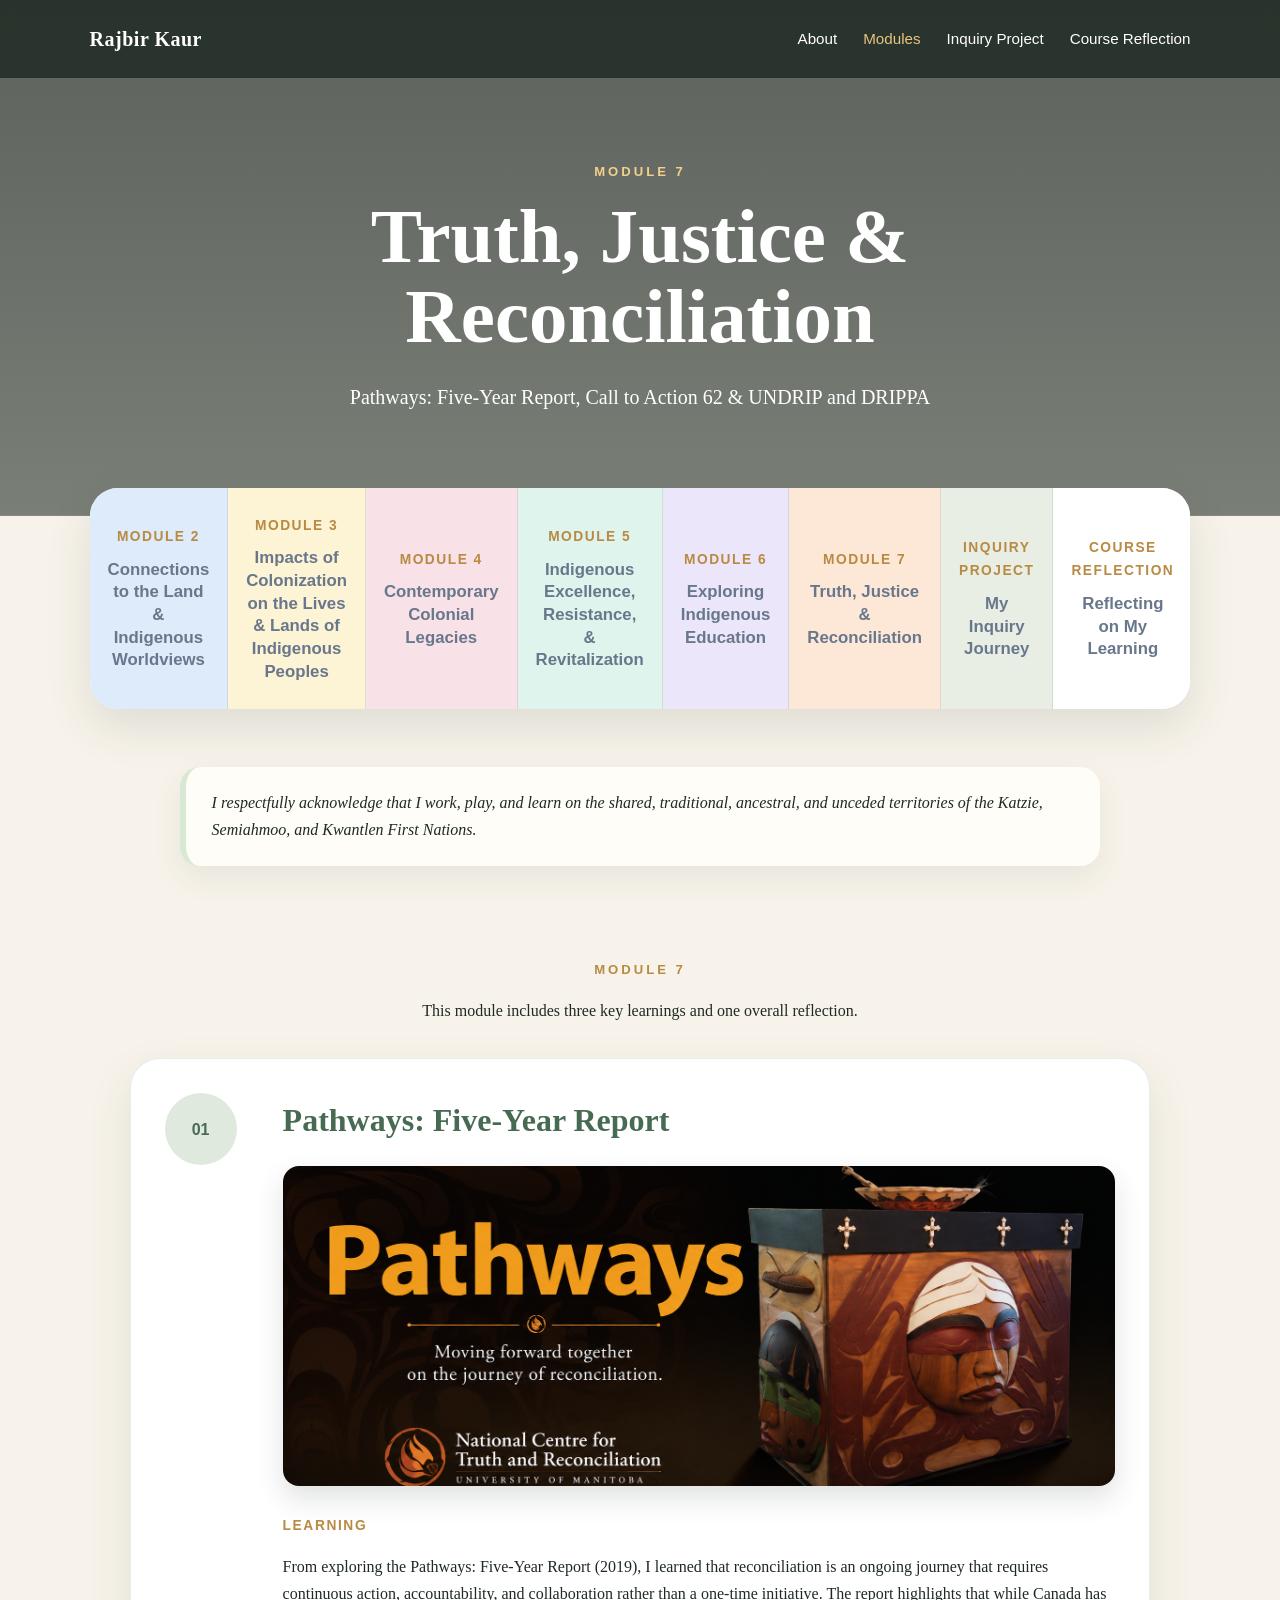
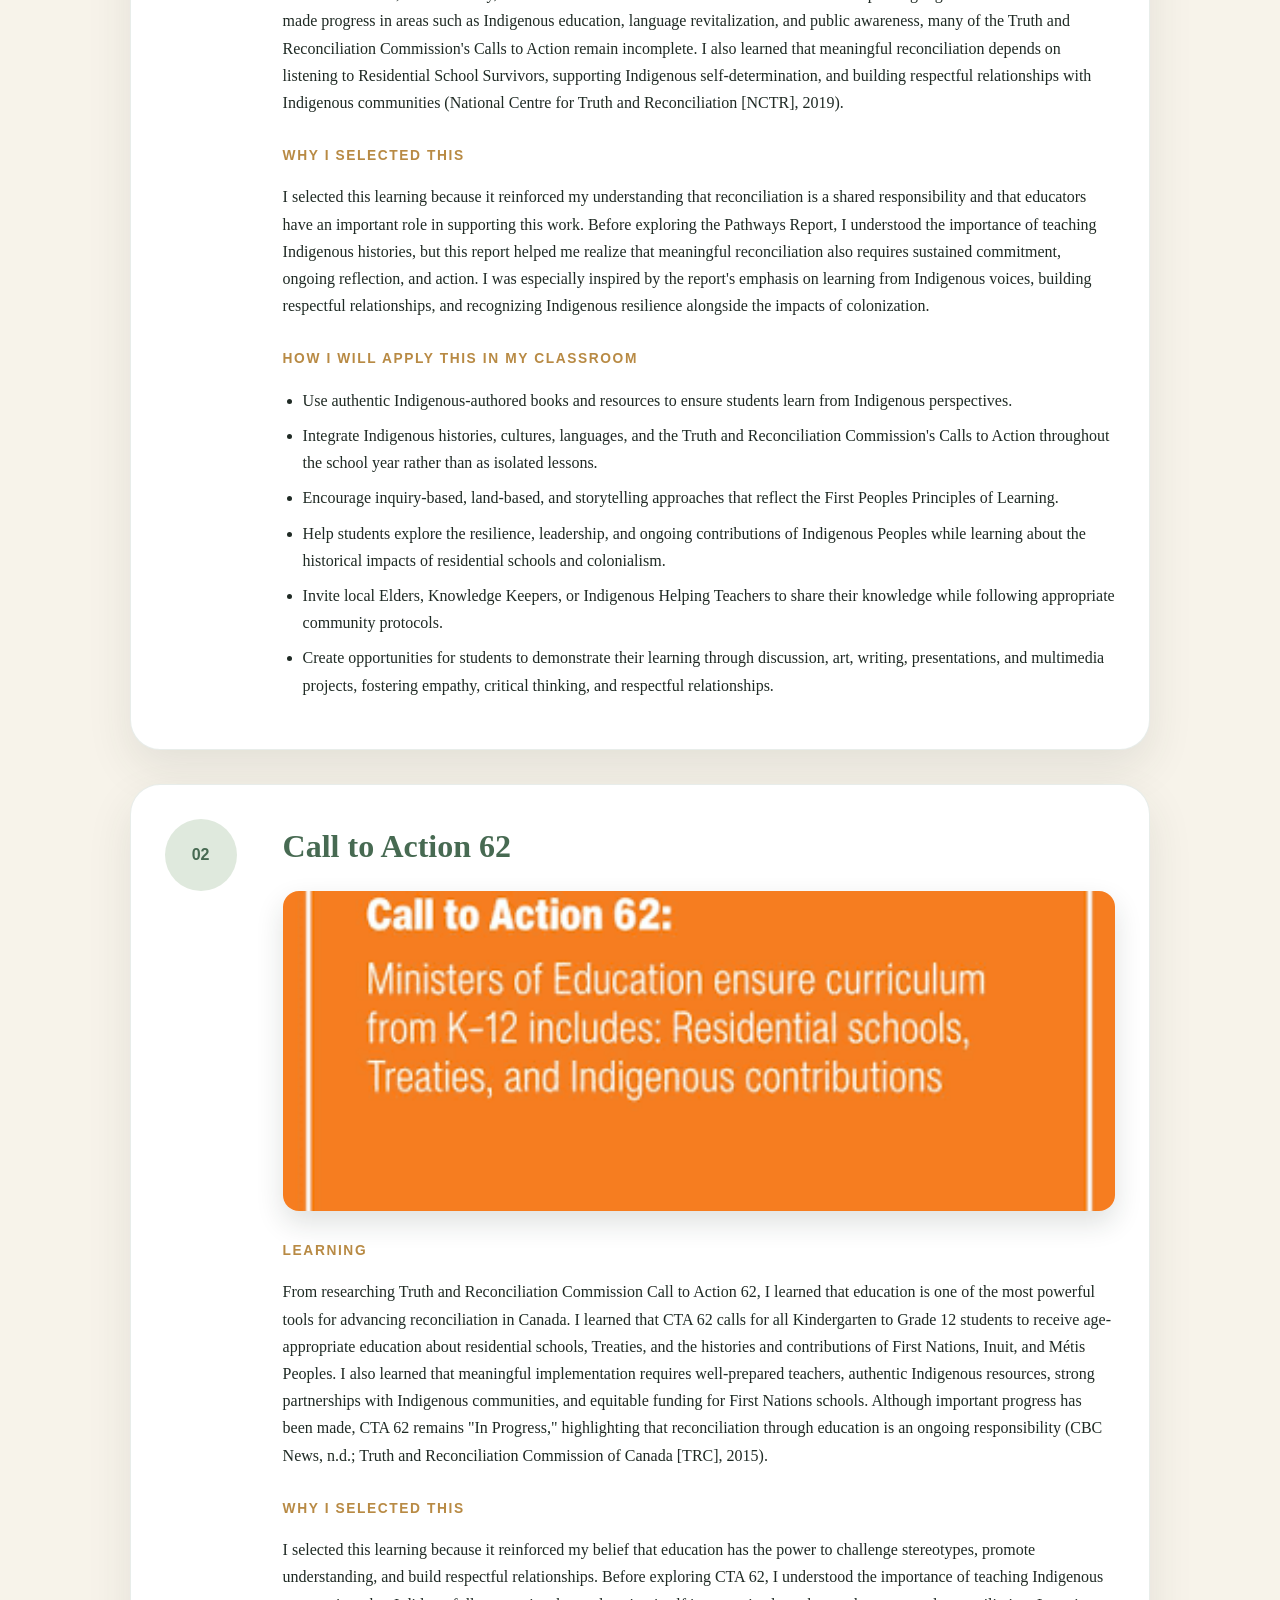
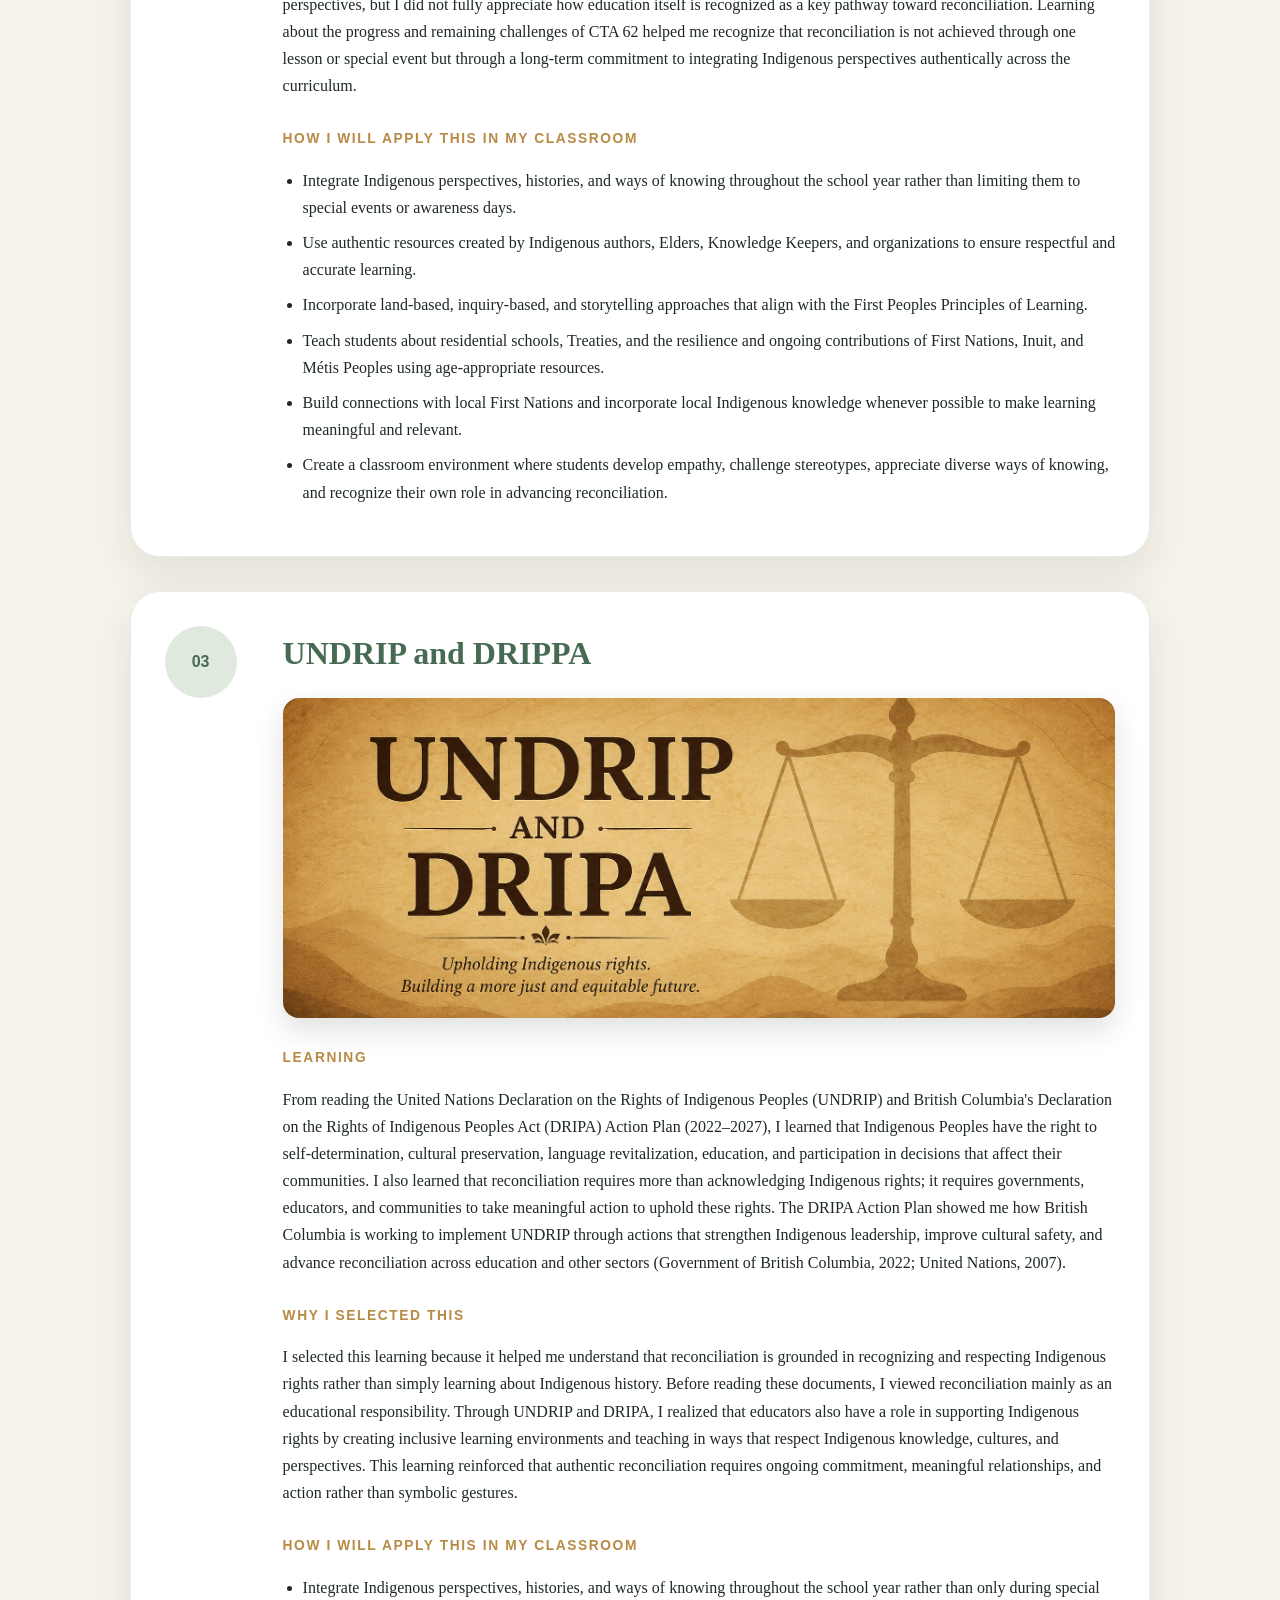
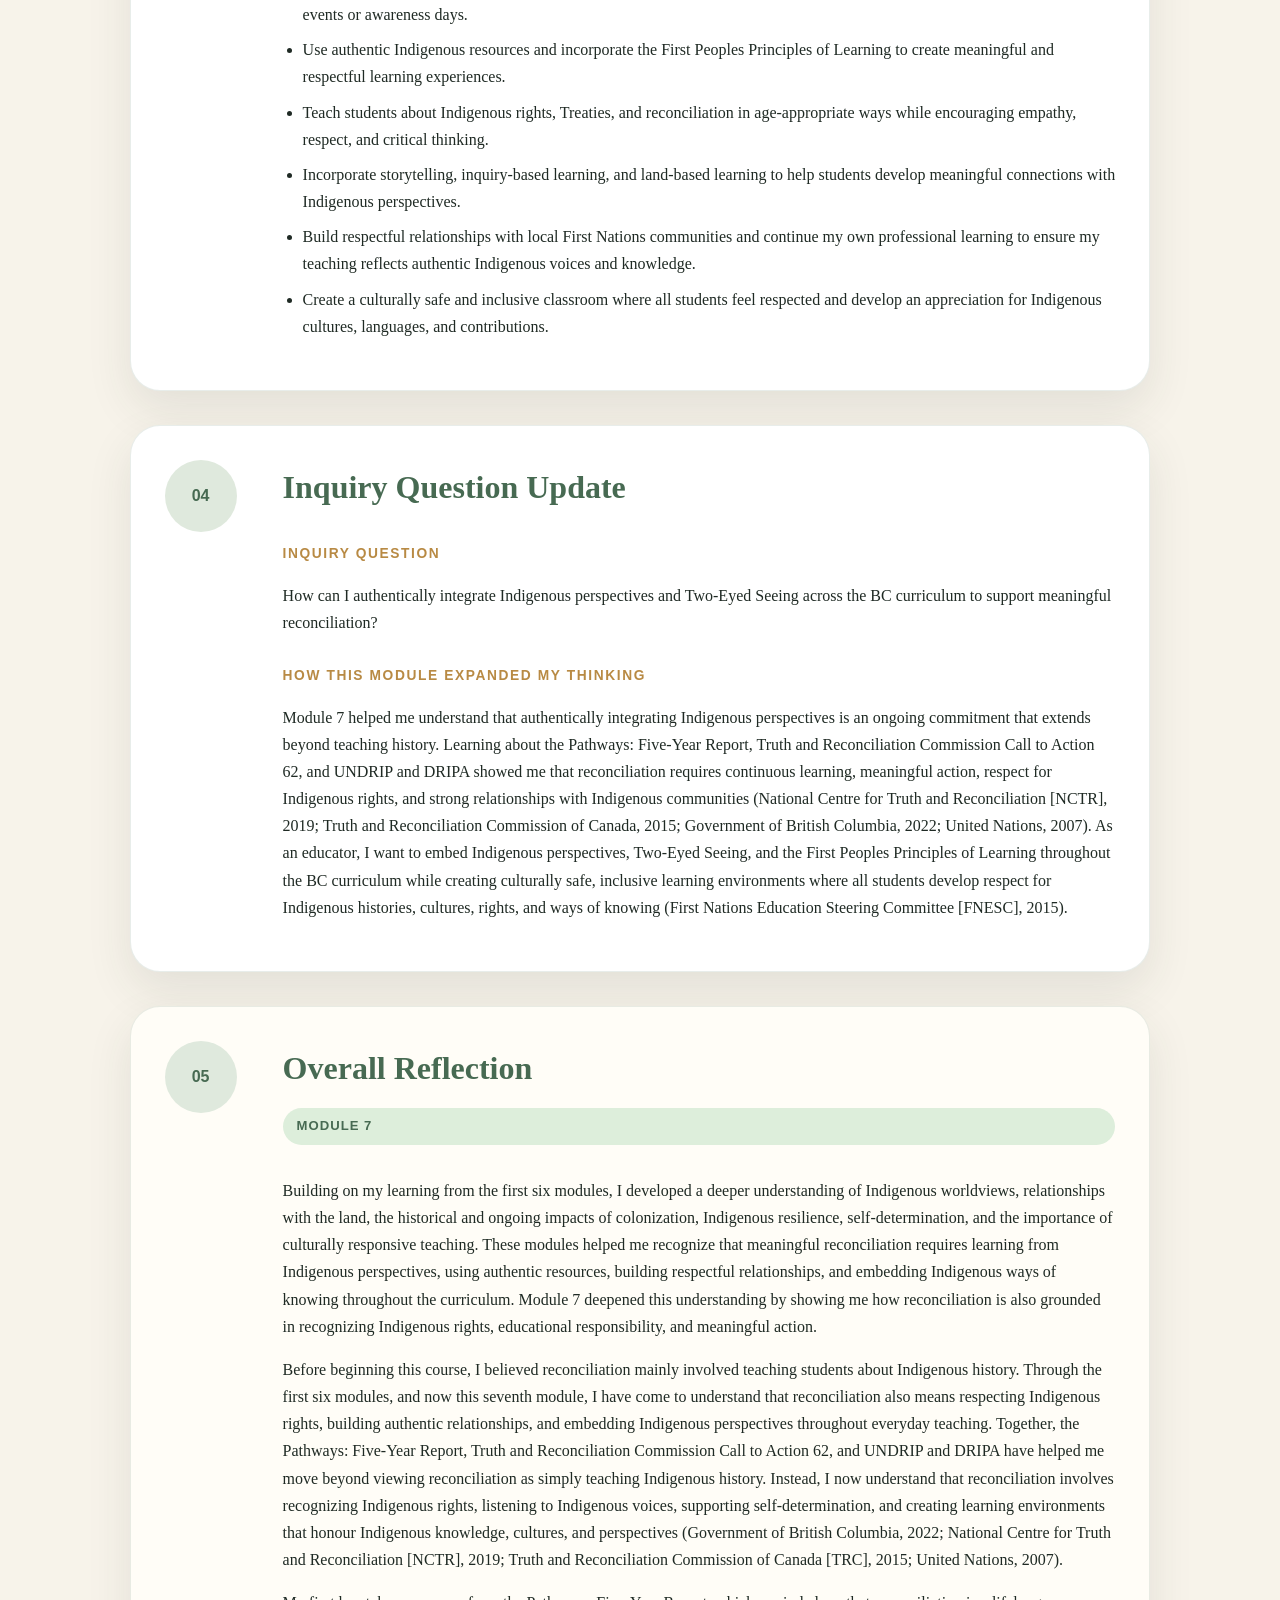
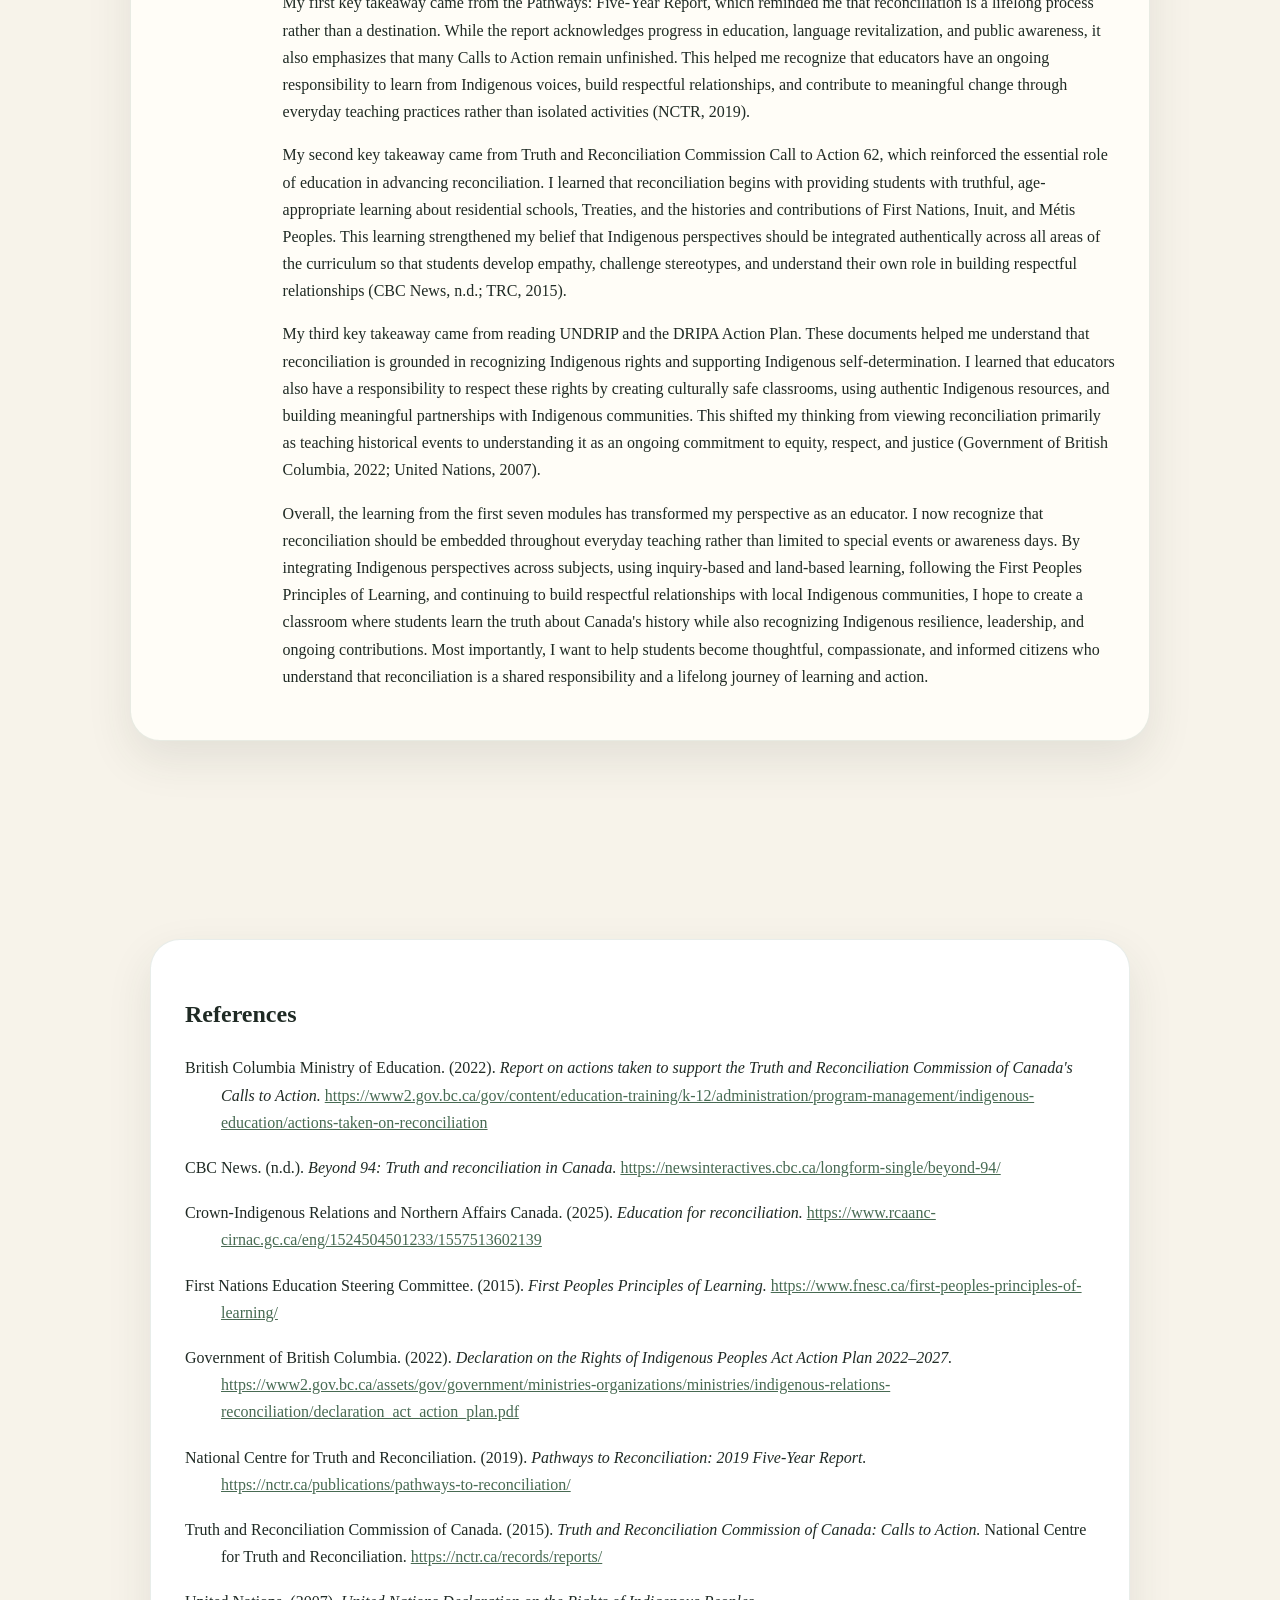
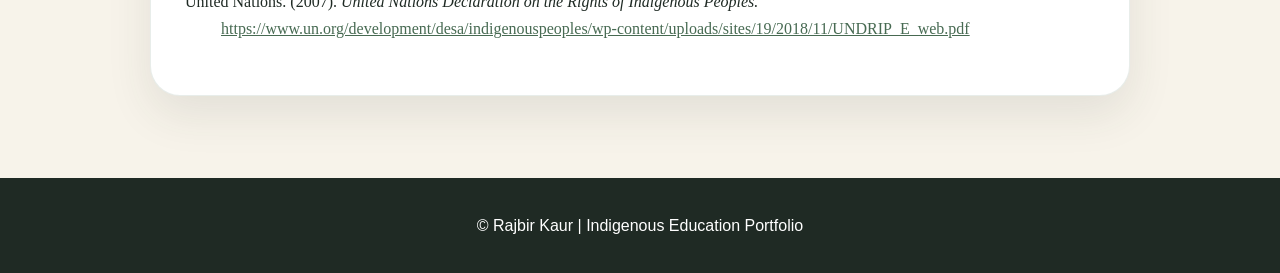
<file: module7.html>
<!DOCTYPE html>

<html lang="en">
<head>
<meta charset="utf-8"/>
<meta content="width=device-width, initial-scale=1.0" name="viewport"/>
<title>Module 7 | Truth, Justice &amp; Reconciliation</title>
<link href="style.css" rel="stylesheet"/>
</head>
<body>
<header class="hero page-hero">
<nav class="nav">
<a class="logo" href="index.html">Rajbir Kaur</a>
<div class="links">
<a href="index.html#about">About</a>
<a aria-current="page" href="index.html#modules">Modules</a>
<a href="inquiry.html">Inquiry Project</a>
<a href="CourseReflection.html">Course Reflection</a>
 
</div>
</nav>
<div class="hero-content">
<p class="eyebrow">Module 7</p>
<h1>Truth, Justice &amp; Reconciliation</h1>
<p class="hero-text">Pathways: Five-Year Report, Call to Action 62 &amp; UNDRIP and DRIPPA</p>
</div>
</header>
<div class="top-module-strip"><div class="module-grid">
<a class="module-tile module-2" href="module2.html">
<span>Module 2</span>
<strong>Connections to the Land &amp; Indigenous Worldviews</strong>
</a>
<a class="module-tile module-3" href="module3.html">
<span>Module 3</span>
<strong>Impacts of Colonization on the Lives &amp; Lands of Indigenous Peoples</strong>
</a>
<a class="module-tile module-4" href="module4.html">
<span>Module 4</span>
<strong>Contemporary Colonial Legacies</strong>
</a>
<a class="module-tile module-5" href="module5.html">
<span>Module 5</span>
<strong>Indigenous Excellence, Resistance, &amp; Revitalization</strong>
</a>
<a class="module-tile module-6" href="module6.html">
<span>Module 6</span>
<strong>Exploring Indigenous Education</strong>
</a>
<a class="module-tile module-7" href="module7.html">
<span>Module 7</span>
<strong>Truth, Justice &amp; Reconciliation</strong>
</a>
 <a class="module-tile inquiry-tile" href="inquiry.html">
    <span>Inquiry Project</span>
    <strong>My Inquiry Journey</strong>
</a>
 <a class="module-tile reflection-tile" href="CourseReflection.html">
    <span>Course Reflection</span>
    <strong>Reflecting on My Learning</strong>
</a>
</div></div>
<main>
<section class="land-acknowledgement">
<p>I respectfully acknowledge that I work, play, and learn on the shared, traditional, ancestral, and unceded territories of the Katzie, Semiahmoo, and Kwantlen First Nations.</p>
</section>
<section class="section module-page" id="module4">
<div class="section-title center">
<p class="eyebrow">Module 7</p>
<p>This module includes three key learnings and one overall reflection.</p>
</div>
<article class="learning-card">
<div class="number">01</div>
<div>
<h3>Pathways: Five-Year Report</h3>
<img alt="Pathways" class="topic-image" src="Pathways.png"/>
<h4>Learning</h4>
<p>From exploring the Pathways: Five-Year Report (2019), I learned that reconciliation is an ongoing journey that requires continuous action, accountability, and collaboration rather than a one-time initiative. The report highlights that while Canada has made progress in areas such as Indigenous education, language revitalization, and public awareness, many of the Truth and Reconciliation Commission's Calls to Action remain incomplete. I also learned that meaningful reconciliation depends on listening to Residential School Survivors, supporting Indigenous self-determination, and building respectful relationships with Indigenous communities (National Centre for Truth and Reconciliation [NCTR], 2019).</p>
<h4>Why I Selected This</h4>
<p>I selected this learning because it reinforced my understanding that reconciliation is a shared responsibility and that educators have an important role in supporting this work. Before exploring the Pathways Report, I understood the importance of teaching Indigenous histories, but this report helped me realize that meaningful reconciliation also requires sustained commitment, ongoing reflection, and action. I was especially inspired by the report's emphasis on learning from Indigenous voices, building respectful relationships, and recognizing Indigenous resilience alongside the impacts of colonization.</p>
<h4>How I Will Apply This in My Classroom</h4>
<ul>
  <li>Use authentic Indigenous-authored books and resources to ensure students learn from Indigenous perspectives.</li>
  <li>Integrate Indigenous histories, cultures, languages, and the Truth and Reconciliation Commission's Calls to Action throughout the school year rather than as isolated lessons.</li>
  <li>Encourage inquiry-based, land-based, and storytelling approaches that reflect the First Peoples Principles of Learning.</li>
  <li>Help students explore the resilience, leadership, and ongoing contributions of Indigenous Peoples while learning about the historical impacts of residential schools and colonialism.</li>
  <li>Invite local Elders, Knowledge Keepers, or Indigenous Helping Teachers to share their knowledge while following appropriate community protocols.</li>
  <li>Create opportunities for students to demonstrate their learning through discussion, art, writing, presentations, and multimedia projects, fostering empathy, critical thinking, and respectful relationships.</li>
</ul>
</div>
</article>
<article class="learning-card">
<div class="number">02</div>
<div>
<h3>Call to Action 62</h3>
<img alt="Call to Action 62" class="topic-image" src="Call-to-action.png"/>
<h4>Learning</h4>
<p>From researching Truth and Reconciliation Commission Call to Action 62, I learned that education is one of the most powerful tools for advancing reconciliation in Canada. I learned that CTA 62 calls for all Kindergarten to Grade 12 students to receive age-appropriate education about residential schools, Treaties, and the histories and contributions of First Nations, Inuit, and Métis Peoples. I also learned that meaningful implementation requires well-prepared teachers, authentic Indigenous resources, strong partnerships with Indigenous communities, and equitable funding for First Nations schools. Although important progress has been made, CTA 62 remains "In Progress," highlighting that reconciliation through education is an ongoing responsibility (CBC News, n.d.; Truth and Reconciliation Commission of Canada [TRC], 2015).</p>
<h4>Why I Selected This</h4>
<p>I selected this learning because it reinforced my belief that education has the power to challenge stereotypes, promote understanding, and build respectful relationships. Before exploring CTA 62, I understood the importance of teaching Indigenous perspectives, but I did not fully appreciate how education itself is recognized as a key pathway toward reconciliation. Learning about the progress and remaining challenges of CTA 62 helped me recognize that reconciliation is not achieved through one lesson or special event but through a long-term commitment to integrating Indigenous perspectives authentically across the curriculum.</p>
<h4>How I Will Apply This in My Classroom</h4>
<ul>
  <li>Integrate Indigenous perspectives, histories, and ways of knowing throughout the school year rather than limiting them to special events or awareness days.</li>
  <li>Use authentic resources created by Indigenous authors, Elders, Knowledge Keepers, and organizations to ensure respectful and accurate learning.</li>
  <li>Incorporate land-based, inquiry-based, and storytelling approaches that align with the First Peoples Principles of Learning.</li>
  <li>Teach students about residential schools, Treaties, and the resilience and ongoing contributions of First Nations, Inuit, and Métis Peoples using age-appropriate resources.</li>
  <li>Build connections with local First Nations and incorporate local Indigenous knowledge whenever possible to make learning meaningful and relevant.</li>
  <li>Create a classroom environment where students develop empathy, challenge stereotypes, appreciate diverse ways of knowing, and recognize their own role in advancing reconciliation.</li>
</ul>
</div>
</article>
<article class="learning-card">
<div class="number">03</div>
<div>
<h3>UNDRIP and DRIPPA</h3>
<img alt="UNDRIP and DRIPPA" class="topic-image" src="UNDRIP.png"/>
<h4>Learning</h4>
<p>From reading the United Nations Declaration on the Rights of Indigenous Peoples (UNDRIP) and British Columbia's Declaration on the Rights of Indigenous Peoples Act (DRIPA) Action Plan (2022–2027), I learned that Indigenous Peoples have the right to self-determination, cultural preservation, language revitalization, education, and participation in decisions that affect their communities. I also learned that reconciliation requires more than acknowledging Indigenous rights; it requires governments, educators, and communities to take meaningful action to uphold these rights. The DRIPA Action Plan showed me how British Columbia is working to implement UNDRIP through actions that strengthen Indigenous leadership, improve cultural safety, and advance reconciliation across education and other sectors (Government of British Columbia, 2022; United Nations, 2007).</p>
<h4>Why I Selected This</h4>
<p>I selected this learning because it helped me understand that reconciliation is grounded in recognizing and respecting Indigenous rights rather than simply learning about Indigenous history. Before reading these documents, I viewed reconciliation mainly as an educational responsibility. Through UNDRIP and DRIPA, I realized that educators also have a role in supporting Indigenous rights by creating inclusive learning environments and teaching in ways that respect Indigenous knowledge, cultures, and perspectives. This learning reinforced that authentic reconciliation requires ongoing commitment, meaningful relationships, and action rather than symbolic gestures.</p>
<h4>How I Will Apply This in My Classroom</h4>
<ul>
  <li>Integrate Indigenous perspectives, histories, and ways of knowing throughout the school year rather than only during special events or awareness days.</li>
  <li>Use authentic Indigenous resources and incorporate the First Peoples Principles of Learning to create meaningful and respectful learning experiences.</li>
  <li>Teach students about Indigenous rights, Treaties, and reconciliation in age-appropriate ways while encouraging empathy, respect, and critical thinking.</li>
  <li>Incorporate storytelling, inquiry-based learning, and land-based learning to help students develop meaningful connections with Indigenous perspectives.</li>
  <li>Build respectful relationships with local First Nations communities and continue my own professional learning to ensure my teaching reflects authentic Indigenous voices and knowledge.</li>
  <li>Create a culturally safe and inclusive classroom where all students feel respected and develop an appreciation for Indigenous cultures, languages, and contributions.</li>
</ul>
</div>
</article>
 <article class="learning-card">
<div class="number">04</div>
<div>
<h3>Inquiry Question Update</h3>
  <h4>Inquiry Question</h4>
    <p>How can I authentically integrate Indigenous perspectives and Two-Eyed Seeing across the BC curriculum to support meaningful reconciliation?</p>
  <h4>How This Module Expanded My Thinking</h4>
    <p>Module 7 helped me understand that authentically integrating Indigenous perspectives is an ongoing commitment that extends beyond teaching history. Learning about the Pathways: Five-Year Report, Truth and Reconciliation Commission Call to Action 62, and UNDRIP and DRIPA showed me that reconciliation requires continuous learning, meaningful action, respect for Indigenous rights, and strong relationships with Indigenous communities (National Centre for Truth and Reconciliation [NCTR], 2019; Truth and Reconciliation Commission of Canada, 2015; Government of British Columbia, 2022; United Nations, 2007). As an educator, I want to embed Indigenous perspectives, Two-Eyed Seeing, and the First Peoples Principles of Learning throughout the BC curriculum while creating culturally safe, inclusive learning environments where all students develop respect for Indigenous histories, cultures, rights, and ways of knowing (First Nations Education Steering Committee [FNESC], 2015).</p>
</div>
 </article>
<article class="learning-card reflection-card" id="reflection">
<div class="number">05</div>
<div>
<h3>Overall Reflection</h3>
<p class="module-label">Module 7</p>
  <p>Building on my learning from the first six modules, I developed a deeper understanding of Indigenous worldviews, relationships with the land, the historical and ongoing impacts of colonization, Indigenous resilience, self-determination, and the importance of culturally responsive teaching. These modules helped me recognize that meaningful reconciliation requires learning from Indigenous perspectives, using authentic resources, building respectful relationships, and embedding Indigenous ways of knowing throughout the curriculum. Module 7 deepened this understanding by showing me how reconciliation is also grounded in recognizing Indigenous rights, educational responsibility, and meaningful action.</p>
  <p>Before beginning this course, I believed reconciliation mainly involved teaching students about Indigenous history. Through the first six modules, and now this seventh module, I have come to understand that reconciliation also means respecting Indigenous rights, building authentic relationships, and embedding Indigenous perspectives throughout everyday teaching. Together, the Pathways: Five-Year Report, Truth and Reconciliation Commission Call to Action 62, and UNDRIP and DRIPA have helped me move beyond viewing reconciliation as simply teaching Indigenous history. Instead, I now understand that reconciliation involves recognizing Indigenous rights, listening to Indigenous voices, supporting self-determination, and creating learning environments that honour Indigenous knowledge, cultures, and perspectives (Government of British Columbia, 2022; National Centre for Truth and Reconciliation [NCTR], 2019; Truth and Reconciliation Commission of Canada [TRC], 2015; United Nations, 2007).</p>
  <p>My first key takeaway came from the Pathways: Five-Year Report, which reminded me that reconciliation is a lifelong process rather than a destination. While the report acknowledges progress in education, language revitalization, and public awareness, it also emphasizes that many Calls to Action remain unfinished. This helped me recognize that educators have an ongoing responsibility to learn from Indigenous voices, build respectful relationships, and contribute to meaningful change through everyday teaching practices rather than isolated activities (NCTR, 2019).</p>
  <p>My second key takeaway came from Truth and Reconciliation Commission Call to Action 62, which reinforced the essential role of education in advancing reconciliation. I learned that reconciliation begins with providing students with truthful, age-appropriate learning about residential schools, Treaties, and the histories and contributions of First Nations, Inuit, and Métis Peoples. This learning strengthened my belief that Indigenous perspectives should be integrated authentically across all areas of the curriculum so that students develop empathy, challenge stereotypes, and understand their own role in building respectful relationships (CBC News, n.d.; TRC, 2015).</p>
  <p>My third key takeaway came from reading UNDRIP and the DRIPA Action Plan. These documents helped me understand that reconciliation is grounded in recognizing Indigenous rights and supporting Indigenous self-determination. I learned that educators also have a responsibility to respect these rights by creating culturally safe classrooms, using authentic Indigenous resources, and building meaningful partnerships with Indigenous communities. This shifted my thinking from viewing reconciliation primarily as teaching historical events to understanding it as an ongoing commitment to equity, respect, and justice (Government of British Columbia, 2022; United Nations, 2007).</p>
  <p>Overall, the learning from the first seven modules has transformed my perspective as an educator. I now recognize that reconciliation should be embedded throughout everyday teaching rather than limited to special events or awareness days. By integrating Indigenous perspectives across subjects, using inquiry-based and land-based learning, following the First Peoples Principles of Learning, and continuing to build respectful relationships with local Indigenous communities, I hope to create a classroom where students learn the truth about Canada's history while also recognizing Indigenous resilience, leadership, and ongoing contributions. Most importantly, I want to help students become thoughtful, compassionate, and informed citizens who understand that reconciliation is a shared responsibility and a lifelong journey of learning and action.</p>
</div>
</article>
</section>
<section class="section references" id="references"><div class="card wide">
<h2>References</h2>
<ul class="references-list">
<section class="references">
<li>
British Columbia Ministry of Education. (2022).
<em>Report on actions taken to support the Truth and Reconciliation Commission of Canada's Calls to Action.</em>
<a href="https://www2.gov.bc.ca/gov/content/education-training/k-12/administration/program-management/indigenous-education/actions-taken-on-reconciliation" target="_blank">
https://www2.gov.bc.ca/gov/content/education-training/k-12/administration/program-management/indigenous-education/actions-taken-on-reconciliation
</a>
</li>

<li>
CBC News. (n.d.).
<em>Beyond 94: Truth and reconciliation in Canada.</em>
<a href="https://newsinteractives.cbc.ca/longform-single/beyond-94/" target="_blank">
https://newsinteractives.cbc.ca/longform-single/beyond-94/
</a>
</li>

<li>
Crown-Indigenous Relations and Northern Affairs Canada. (2025).
<em>Education for reconciliation.</em>
<a href="https://www.rcaanc-cirnac.gc.ca/eng/1524504501233/1557513602139" target="_blank">
https://www.rcaanc-cirnac.gc.ca/eng/1524504501233/1557513602139
</a>
</li>

<li>
First Nations Education Steering Committee. (2015).
<em>First Peoples Principles of Learning.</em>
<a href="https://www.fnesc.ca/first-peoples-principles-of-learning/" target="_blank">
https://www.fnesc.ca/first-peoples-principles-of-learning/
</a>
</li>

<li>
Government of British Columbia. (2022).
<em>Declaration on the Rights of Indigenous Peoples Act Action Plan 2022–2027.</em>
<a href="https://www2.gov.bc.ca/assets/gov/government/ministries-organizations/ministries/indigenous-relations-reconciliation/declaration_act_action_plan.pdf" target="_blank">
https://www2.gov.bc.ca/assets/gov/government/ministries-organizations/ministries/indigenous-relations-reconciliation/declaration_act_action_plan.pdf
</a>
</li>

<li>
National Centre for Truth and Reconciliation. (2019).
<em>Pathways to Reconciliation: 2019 Five-Year Report.</em>
<a href="https://nctr.ca/publications/pathways-to-reconciliation/" target="_blank">
https://nctr.ca/publications/pathways-to-reconciliation/
</a>
</li>

<li>
Truth and Reconciliation Commission of Canada. (2015).
<em>Truth and Reconciliation Commission of Canada: Calls to Action.</em>
National Centre for Truth and Reconciliation.
<a href="https://nctr.ca/records/reports/" target="_blank">
https://nctr.ca/records/reports/
</a>
</li>

<li>
United Nations. (2007).
<em>United Nations Declaration on the Rights of Indigenous Peoples.</em>
<a href="https://www.un.org/development/desa/indigenouspeoples/wp-content/uploads/sites/19/2018/11/UNDRIP_E_web.pdf" target="_blank">
https://www.un.org/development/desa/indigenouspeoples/wp-content/uploads/sites/19/2018/11/UNDRIP_E_web.pdf
</a>
</li>
</div></section></main>
<footer>© Rajbir Kaur | Indigenous Education Portfolio</footer>
</body>
</html>
</file>
<file: style.css>
:root{
  --green:#476a52;
  --sage:#dfe9dd;
  --cream:#f7f3ea;
  --dark:#1f2a24;
  --gold:#b88a44;
  --white:#ffffff;
}
*{box-sizing:border-box}
html{scroll-behavior:smooth}
body{margin:0;font-family:Georgia,'Times New Roman',serif;color:var(--dark);background:var(--cream);line-height:1.7}
a{color:inherit;text-decoration:none}.hero{min-height:92vh;background:linear-gradient(rgba(31,42,36,.72),rgba(31,42,36,.58)),url('https://images.unsplash.com/photo-1500530855697-b586d89ba3ee?auto=format&fit=crop&w=1600&q=80');background-size:cover;background-position:center;color:white;display:flex;flex-direction:column}.nav{position:sticky;top:0;z-index:10;display:flex;justify-content:space-between;align-items:center;padding:22px 7%;background:rgba(31,42,36,.82);backdrop-filter:blur(8px)}.logo{font-size:1.25rem;font-weight:700;letter-spacing:.5px}.links{display:flex;gap:26px;font-family:Arial,sans-serif;font-size:.95rem}.links a:hover{color:#e9c47d}.hero-content{max-width:880px;margin:auto;padding:80px 7%;text-align:center}.eyebrow{text-transform:uppercase;letter-spacing:3px;color:var(--gold);font-family:Arial,sans-serif;font-weight:700;font-size:.82rem}.hero .eyebrow{color:#f2d08b}.hero h1{font-size:clamp(2.4rem,6vw,5rem);line-height:1.05;margin:12px 0 22px}.hero-text{font-size:1.25rem;max-width:760px;margin:0 auto 32px}.button{display:inline-block;background:#f0c36d;color:#1f2a24;padding:14px 26px;border-radius:999px;font-family:Arial,sans-serif;font-weight:700}.section{padding:82px 7%;max-width:1200px;margin:0 auto}.section-title h2{font-size:clamp(2rem,4vw,3.2rem);line-height:1.1;margin:8px 0 12px}.center{text-align:center}.about-grid{display:grid;grid-template-columns:260px 1fr;gap:34px;align-items:stretch}.portrait{height:260px;border-radius:30px;background:linear-gradient(135deg,var(--green),#9eb58f);color:white;display:flex;align-items:center;justify-content:center;font-size:4.5rem;font-weight:700;box-shadow:0 18px 45px rgba(0,0,0,.12)}.card,.learning-card{background:var(--white);border-radius:30px;padding:34px;box-shadow:0 18px 45px rgba(48,58,50,.1);border:1px solid rgba(71,106,82,.12)}.learning-card{display:grid;grid-template-columns:90px 1fr;gap:28px;margin:34px 0}.number{width:72px;height:72px;border-radius:50%;background:var(--sage);display:flex;align-items:center;justify-content:center;font-family:Arial,sans-serif;font-weight:800;color:var(--green)}h3{font-size:2rem;margin:0 0 16px;color:var(--green)}h4{font-family:Arial,sans-serif;text-transform:uppercase;letter-spacing:1.6px;font-size:.86rem;color:var(--gold);margin:28px 0 8px}ul{padding-left:20px}li{margin:8px 0}.reflection{max-width:1100px}.wide{max-width:980px;margin:0 auto}.references{text-align:left}footer{text-align:center;padding:34px;background:var(--dark);color:white;font-family:Arial,sans-serif}@media(max-width:760px){.nav{display:block;text-align:center}.links{justify-content:center;flex-wrap:wrap;margin-top:12px;gap:12px}.about-grid,.learning-card{grid-template-columns:1fr}.portrait{width:200px;height:200px;margin:0 auto}.section{padding:56px 5%}.card,.learning-card{padding:24px}.number{width:58px;height:58px}.hero{min-height:80vh}}


/* Module dashboard added to match the example layout */
.module-dashboard{max-width:1280px}
.module-grid{display:grid;grid-template-columns:repeat(9,1fr);gap:0;margin-top:34px;border-radius:28px;overflow:hidden;box-shadow:0 18px 45px rgba(48,58,50,.12);background:var(--white)}
.module-tile{min-height:170px;padding:26px 18px;display:flex;flex-direction:column;justify-content:center;align-items:center;text-align:center;border-right:1px solid rgba(71,106,82,.14);font-family:Arial,sans-serif;color:#68778b;background:#fff;transition:.25s ease}
.module-tile:last-child{border-right:0}.module-tile span{font-size:.86rem;text-transform:uppercase;letter-spacing:1.5px;color:var(--gold);font-weight:800;margin-bottom:10px}.module-tile strong{font-size:1.05rem;line-height:1.35}.module-tile:hover{background:#fbf6e9;transform:translateY(-4px);color:#244b82}.module-tile.active{background:#fffaf0;border-bottom:6px solid #e0b52f;color:#244b82}.future-modules{padding-top:36px;padding-bottom:36px}.future-modules .card{text-align:center}.future-modules h3{font-size:1.6rem}
@media(max-width:1050px){.module-grid{grid-template-columns:repeat(2,1fr)}.module-tile{min-height:120px;border-bottom:1px solid rgba(71,106,82,.14)}}
@media(max-width:620px){.module-grid{grid-template-columns:1fr}.module-tile{min-height:105px;border-right:0}.module-tile.active{border-bottom:4px solid #e0b52f}}

/* Module cards now appear at the top under the hero */
.module-dashboard{padding-top:34px;padding-bottom:50px;margin-top:-28px;position:relative;z-index:3}
.reflection-card{background:#fffdf7}


/* Separate page updates */
.page-hero{min-height:46vh}
.page-hero .hero-content{padding:70px 7%}
.top-module-strip{max-width:1280px;margin:-28px auto 0;padding:0 7%;position:relative;z-index:4}
.top-module-strip .module-grid{margin-top:0}
.module-page{padding-top:58px}
.page-actions{display:flex;gap:14px;justify-content:center;flex-wrap:wrap;margin-top:24px}
.button.secondary{background:transparent;color:#fff;border:2px solid #f0c36d}
.nav .links a[aria-current="page"]{color:#e9c47d}
@media(max-width:760px){.page-hero{min-height:42vh}.top-module-strip{padding:0 5%}}


/* Light pastel module colors */
.land-acknowledgement{
  max-width:1100px;
  margin:36px auto 0;
  padding:22px 7%;
}
.land-acknowledgement p{
  margin:0;
  background:#fffdf7;
  border-left:6px solid #d7e8d4;
  border-radius:20px;
  padding:22px 26px;
  box-shadow:0 12px 30px rgba(48,58,50,.08);
  font-style:italic;
}
.module-tile.module-1{background:#ddeedb;}
.module-tile.module-2{background:#ddebfa;}
.module-tile.module-3{background:#fdf3d5;}
.module-tile.module-4{background:#f8e1e7;}
.module-tile.module-5{background:#dff4ec;}
.module-tile.module-6{background:#ece6fa;}
.module-tile.module-7{background:#fde8d8;}
.module-tile:hover{filter:brightness(0.98);transform:translateY(-4px);color:#244b82}
.module-tile.active{filter:brightness(0.96);border-bottom:6px solid rgba(71,106,82,.55);color:#244b82}
.module-label{
  display:inline-block;
  margin:-6px 0 16px;
  padding:7px 14px;
  border-radius:999px;
  background:#ddeedb;
  color:#476a52;
  font-family:Arial,sans-serif;
  font-weight:800;
  letter-spacing:1px;
  text-transform:uppercase;
  font-size:.82rem;
}
.top-module-strip .module-grid{grid-template-columns:repeat(9,1fr)}
@media(max-width:1050px){.top-module-strip .module-grid{grid-template-columns:repeat(2,1fr)}}
@media(max-width:620px){.top-module-strip .module-grid{grid-template-columns:1fr}}

.topic-image{
    display:block;
    width:100%;
    max-width:900px;
    height:320px;
    object-fit:cover;
    object-position:center;
    margin:18px auto 26px;
    border-radius:16px;
    box-shadow:0 12px 28px rgba(30,45,36,.14);

}
.kinship-banner{
    display:block;
    width:100%;
    max-width:1100px;
    height:auto;
    margin:18px auto 26px;
    border-radius:16px;
    box-shadow:0 12px 28px rgba(30,45,36,.14);
}
.references-list{
    max-width: 1000px;
    margin: 0 auto;
    padding-left: 25px;
    line-height: 1.8;
}

.references-list li{
    margin-bottom: 15px;
}
.module-banner-image{
    display:block;
    width:100%;
    max-width:900px;
    height:auto;
    margin:18px auto 26px;
    border-radius:16px;
    box-shadow:0 12px 28px rgba(30,45,36,.14);
}
.indent-list {
    margin-left: 40px;
}
.cause-effect-table {
    width: 100%;
    border-collapse: collapse;
    margin: 25px 0;
}

.cause-effect-table th,
.cause-effect-table td {
    border: 1px solid #777;
    padding: 12px 15px;
    text-align: left;
}

.cause-effect-table th {
    background-color: #e8efe3;
    font-weight: bold;
}
.module-page .learning-card{
    display:grid;
    grid-template-columns:90px minmax(0, 1fr);
    gap:28px;
    align-items:start;
    height:auto;
    min-height:0;
}

.module-page .learning-card{
    display:grid;
    grid-template-columns:90px minmax(0, 1fr);
    gap:28px;
    align-items:start;
    height:auto;
    min-height:0;
}

.module-page .learning-card > div:last-child{
    width:100%;
    min-width:0;
}

.learning-card > div:last-child{
    min-width:0;
    width:100%;
}

.learning-card p{
    width:100%;
    max-width:none;
}
.inquiry-tile{
    background:#e8eee3;
}
#modules .module-grid{
    grid-template-columns:repeat(9, minmax(0, 1fr)) !important;
}

#modules .inquiry-tile{
    background:#e8eee3;
}
.module-dashboard .module-grid{
    grid-template-columns:repeat(9, minmax(0, 1fr)) !important;
}

.inquiry-tile{
    background:#e8eee3;
}
.references-list{
    max-width:1000px;
    margin:0 auto;
    padding:0;
    list-style:none;
    line-height:1.7;
}

.references-list li{
    margin-bottom:18px;
    padding-left:36px;
    text-indent:-36px;
    text-align:left;
}

.references-list a{
    color:#476a52;
    text-decoration:underline;
    overflow-wrap:anywhere;
}
</file>
